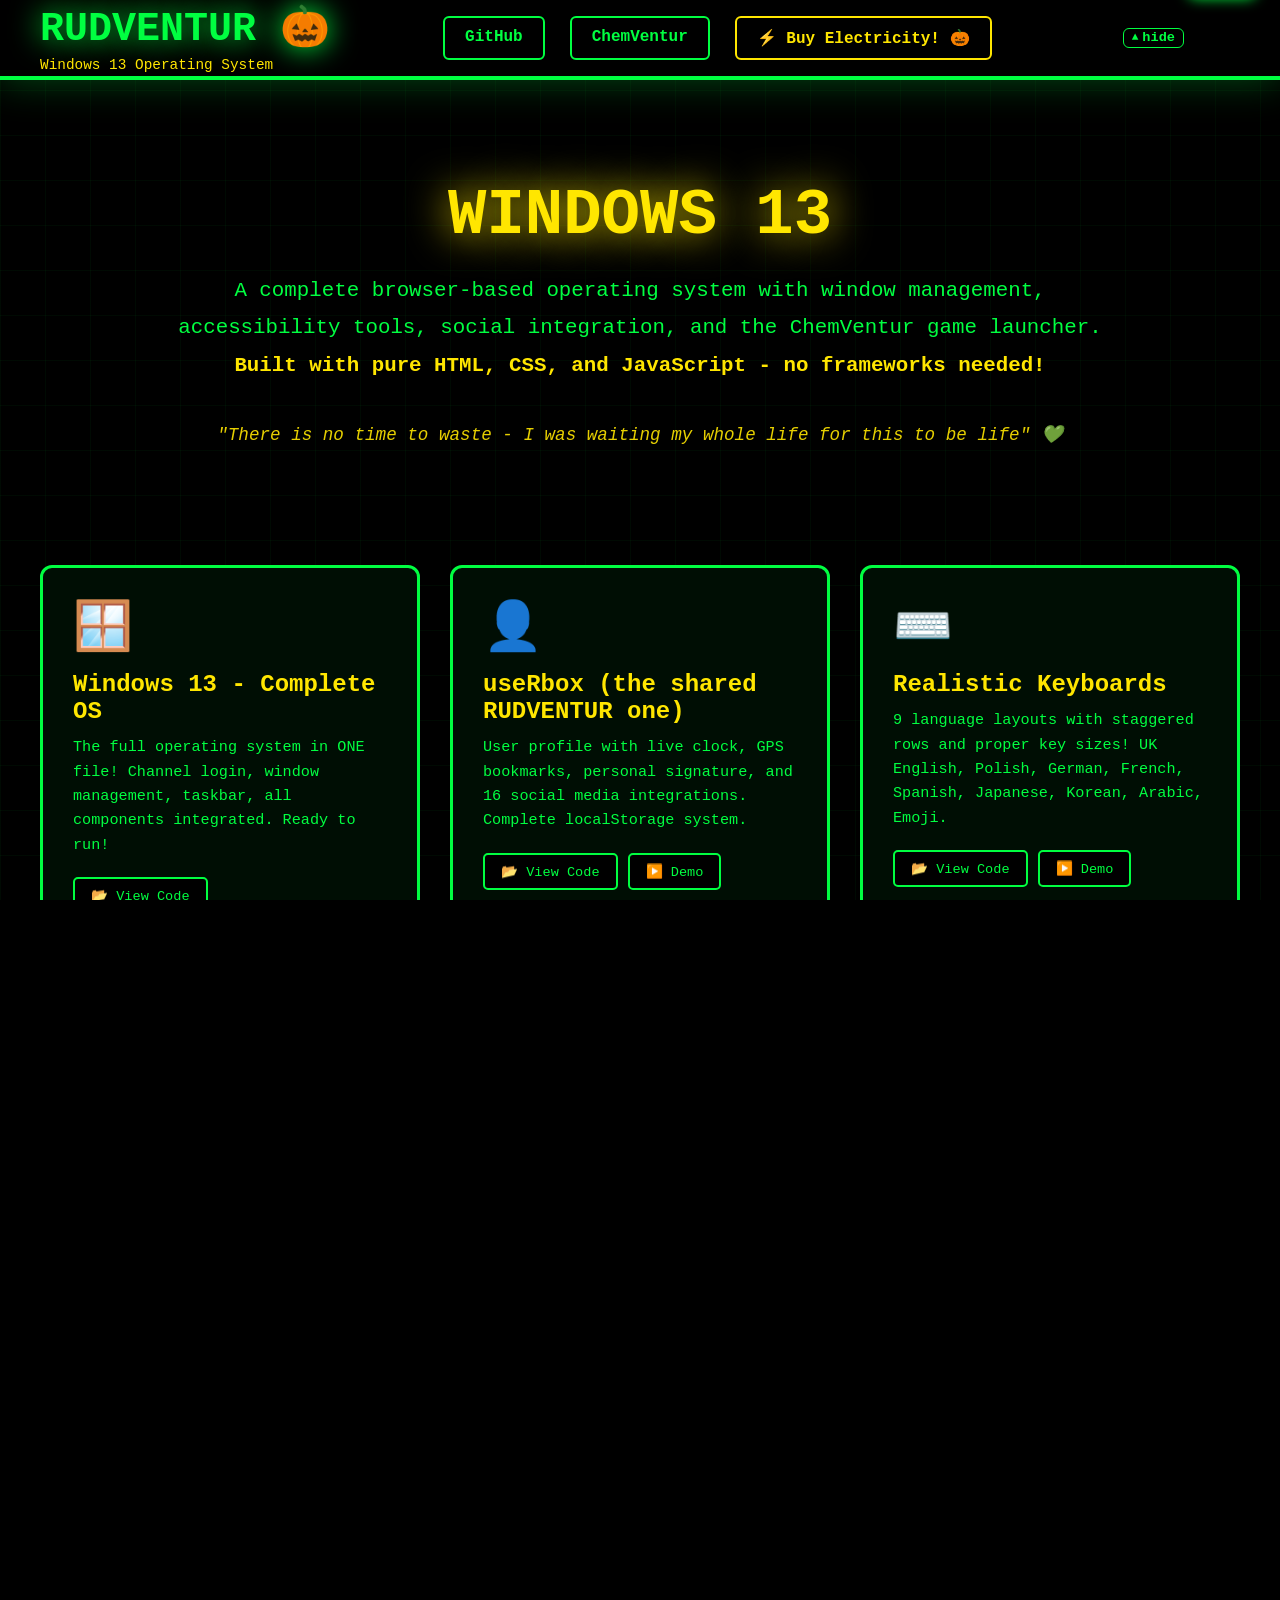
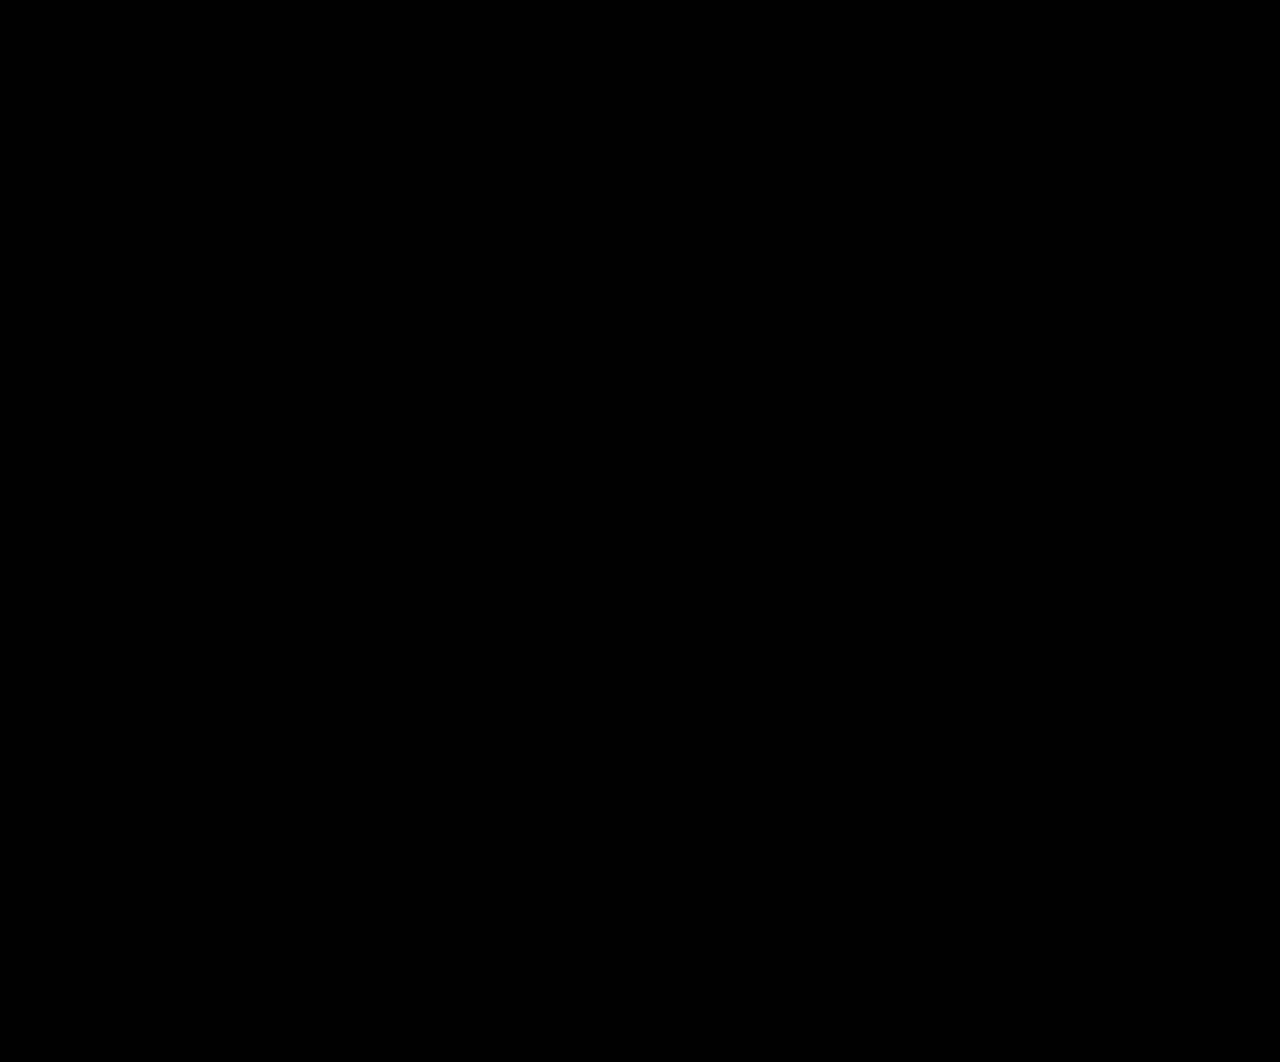
<file: index.html>
<!DOCTYPE html>
<html lang="en">
<head>
<meta charset="UTF-8">
<meta name="viewport" content="width=device-width, initial-scale=1.0">
<title>RUDVENTUR - Windows 13 OS 🎃</title>
<meta name="description" content="Complete browser-based operating system with ChemVentur game, accessibility tools, and social integration. Powered by PumpkinG.">
<meta name="keywords" content="Windows 13, RUDVENTUR, ChemVentur, browser OS, accessibility, FAKE popCornCoin, keyboards">

<style>
:root {
  --neon: #00ff41;
  --yellow: #ffe600;
  --gold: #ffd700;
  --bg: #000;
  --panel: rgba(0, 15, 5, 0.96);
}

* { box-sizing: border-box; margin: 0; padding: 0; }

html, body {
  height: 100%;
  background: #000;
  color: var(--neon);
  font-family: 'Courier New', monospace;
  overflow-x: hidden;
  background-image: 
    linear-gradient(rgba(0,255,65,0.04) 1px, transparent 1px),
    linear-gradient(90deg, rgba(0,255,65,0.04) 1px, transparent 1px);
  background-size: 45px 45px;
}

/* ===== HEADER ===== */
#header {
  position: fixed;
  top: 0;
  left: 0;
  right: 0;
  height: 80px;
  background: linear-gradient(to bottom, #000, rgba(0,0,0,0.9));
  border-bottom: 4px solid var(--neon);
  box-shadow: 0 0 40px rgba(0,255,65,0.3);
  display: flex;
  align-items: center;
  justify-content: space-between;
  padding: 0 96px 0 40px; /* the right side stays clear for the useRbox R circle */
  z-index: 10000;
}

.logo {
  font-size: 2.5rem;
  font-weight: 900;
  color: var(--neon);
  text-shadow: 0 0 30px var(--neon);
  animation: glowPulse 3s ease-in-out infinite;
}

@keyframes glowPulse {
  0%, 100% { text-shadow: 0 0 30px var(--neon); }
  50% { text-shadow: 0 0 50px var(--neon), 0 0 20px var(--neon); }
}

.tagline {
  font-size: 0.9rem;
  color: var(--yellow);
  margin-top: 5px;
}

.header-nav {
  display: flex;
  gap: 25px;
  flex-wrap: wrap;
}

.nav-btn {
  background: none;
  border: 2px solid var(--neon);
  color: var(--neon);
  padding: 10px 20px;
  font-size: 1rem;
  font-weight: bold;
  border-radius: 6px;
  cursor: pointer;
  transition: all 0.3s;
  font-family: 'Courier New', monospace;
  text-decoration: none;
  display: inline-block;
}

.nav-btn:hover {
  background: var(--neon);
  color: #000;
  box-shadow: 0 0 25px var(--neon);
  transform: translateY(-2px);
}

.nav-btn.kofi {
  border-color: var(--yellow);
  color: var(--yellow);
  animation: electricPulse 2s ease-in-out infinite;
}

@keyframes electricPulse {
  0%, 100% { box-shadow: 0 0 5px rgba(255,230,0,0.3); }
  50% { box-shadow: 0 0 20px rgba(255,230,0,0.6); }
}

.nav-btn.kofi:hover {
  background: var(--yellow);
  color: #000;
}

/* ===== MAIN CONTENT ===== */
#main {
  margin-top: 80px;
  min-height: calc(100vh - 80px);
  padding: 40px 20px;
}

/* ===== HERO SECTION ===== */
.hero {
  text-align: center;
  padding: 60px 20px;
  max-width: 1200px;
  margin: 0 auto;
}

.hero h1 {
  font-size: 4rem;
  color: var(--yellow);
  text-shadow: 0 0 40px var(--yellow);
  margin-bottom: 20px;
  animation: heroGlow 4s ease-in-out infinite;
}

@keyframes heroGlow {
  0%, 100% { transform: scale(1); }
  50% { transform: scale(1.02); }
}

.hero p {
  font-size: 1.3rem;
  color: var(--neon);
  margin-bottom: 40px;
  line-height: 1.8;
}

.hero-quote {
  font-style: italic;
  color: var(--yellow);
  font-size: 1.1rem;
  margin-top: 30px;
  opacity: 0.9;
}

/* ===== COMPONENT GRID ===== */
.component-grid {
  display: grid;
  grid-template-columns: repeat(auto-fit, minmax(300px, 1fr));
  gap: 30px;
  max-width: 1400px;
  margin: 60px auto;
  padding: 0 20px;
}

.component-card {
  background: var(--panel);
  border: 3px solid var(--neon);
  border-radius: 12px;
  padding: 30px;
  transition: all 0.3s;
  cursor: pointer;
}

.component-card:hover {
  transform: translateY(-5px);
  box-shadow: 0 0 40px rgba(0,255,65,0.4);
  border-color: var(--yellow);
}

.component-icon {
  font-size: 3rem;
  margin-bottom: 15px;
}

.component-title {
  font-size: 1.5rem;
  color: var(--yellow);
  margin-bottom: 10px;
  font-weight: bold;
}

.component-desc {
  color: var(--neon);
  font-size: 0.95rem;
  line-height: 1.6;
  margin-bottom: 20px;
}

.component-links {
  display: flex;
  gap: 10px;
  flex-wrap: wrap;
}

.comp-link {
  background: #000;
  border: 2px solid var(--neon);
  color: var(--neon);
  padding: 8px 16px;
  border-radius: 5px;
  text-decoration: none;
  font-size: 0.85rem;
  transition: all 0.2s;
  display: inline-block;
}

.comp-link:hover {
  background: var(--neon);
  color: #000;
}

/* ===== FULL OS EMBED ===== */
.os-embed-section {
  max-width: 1600px;
  margin: 80px auto;
  padding: 0 20px;
}

.os-embed-section h2 {
  text-align: center;
  font-size: 2.5rem;
  color: var(--yellow);
  text-shadow: 0 0 20px var(--yellow);
  margin-bottom: 40px;
}

.os-frame-container {
  background: var(--panel);
  border: 4px solid var(--neon);
  border-radius: 16px;
  padding: 20px;
  box-shadow: 0 0 60px rgba(0,255,65,0.3);
}

.os-frame {
  width: 100%;
  height: 800px;
  border: none;
  border-radius: 8px;
  background: #000;
}

/* ===== FOOTER ===== */
#footer {
  background: #000;
  border-top: 3px solid var(--neon);
  padding: 40px 20px;
  text-align: center;
  margin-top: 80px;
}

.footer-content {
  max-width: 1200px;
  margin: 0 auto;
}

.footer-links {
  display: flex;
  justify-content: center;
  gap: 30px;
  margin-bottom: 30px;
  flex-wrap: wrap;
}

.footer-link {
  color: var(--neon);
  text-decoration: none;
  font-size: 1rem;
  transition: all 0.2s;
}

.footer-link:hover {
  color: var(--yellow);
  text-shadow: 0 0 10px var(--yellow);
}

.social-icons {
  display: flex;
  justify-content: center;
  gap: 20px;
  margin-bottom: 30px;
  flex-wrap: wrap;
}

.social-icon {
  font-size: 2rem;
  color: var(--neon);
  text-decoration: none;
  transition: all 0.3s;
}

.social-icon:hover {
  color: var(--yellow);
  transform: scale(1.2) rotate(5deg);
}

.footer-text {
  color: var(--neon);
  font-size: 0.9rem;
  opacity: 0.8;
  margin-top: 20px;
}

.pumpking {
  color: var(--yellow);
  font-weight: bold;
}

/* ===== RESPONSIVE ===== */
@media (max-width: 768px) {
  .hero h1 { font-size: 2.5rem; }
  .hero p { font-size: 1.1rem; }
  .header-nav { gap: 10px; }
  .nav-btn { padding: 8px 15px; font-size: 0.9rem; }
  .logo { font-size: 1.8rem; }
  .component-grid { grid-template-columns: 1fr; }
  .os-frame { height: 600px; }
  /* on a phone the header wraps onto several lines and scrolls away with the page,
     instead of a fixed 80 pixel bar that cut off the title and sat under the R circle */
  #header { position: relative; height: auto; flex-wrap: wrap; gap: 10px; padding: 12px 84px 12px 16px; }
  #main { margin-top: 0; }
}

/* ===== SCROLL INDICATOR ===== */
.scroll-indicator {
  position: fixed;
  bottom: 30px;
  left: 50%;
  transform: translateX(-50%);
  font-size: 2rem;
  color: var(--neon);
  animation: bounce 2s infinite;
  z-index: 9999;
}

@keyframes bounce {
  0%, 100% { transform: translateX(-50%) translateY(0); }
  50% { transform: translateX(-50%) translateY(-10px); }
}

@media (min-width: 769px) {
  .scroll-indicator { display: none; }
}

/* ===== PANEL TOGGLES (js/panel-toggle.js) ===== */
:root {
  --sf-panel-accent: var(--neon); --sf-panel-text: var(--neon); --sf-panel-ink: #000;
  --sf-panel-font: 'Courier New', monospace; --sf-panel-font-size: 0.85rem; --sf-panel-radius: 6px;
}
.sf-ptoggle { font-weight: bold; padding: 3px 10px; }
#header .sf-ptoggle { margin-left: 18px; }
#header, #main, .sf-ptab.header-tab { transition: transform 0.25s ease, margin-top 0.25s ease; }
body.sf-hidden-header #header { transform: translateY(-110%); box-shadow: none; }
body.sf-hidden-header #main { margin-top: 0; }
.sf-ptab.header-tab {
  position: fixed; top: 0; right: 24px; z-index: 10000; padding: 3px 12px;
  border-radius: 0 0 8px 8px; font-weight: bold; box-shadow: 0 0 14px var(--neon);
  transform: translateY(-110%);
}
body.sf-hidden-header .sf-ptab.header-tab { transform: none; }
@media (max-width: 768px) {
  #header { height: auto; min-height: 80px; padding: 10px 20px; flex-wrap: wrap; gap: 8px; }
  #header .sf-ptoggle { position: absolute; top: 10px; right: 12px; margin: 0; }
  #header .sf-pt-label { display: none; }
}
</style>
<link rel="manifest" href="manifest.webmanifest">
<meta name="theme-color" content="#000000">
<meta name="mobile-web-app-capable" content="yes">
<meta name="apple-mobile-web-app-capable" content="yes">
<meta name="apple-mobile-web-app-status-bar-style" content="black-translucent">
<link rel="apple-touch-icon" href="https://rudventur.github.io/RudVentur.com/embed/apple-touch-icon.png">
<script src="https://rudventur.github.io/RudVentur.com/embed/rvView.js"></script>
<script src="https://rudventur.github.io/RudVentur.com/embed/useRbox.js" data-service="windows13" defer></script>
</head>

<body>

<!-- HEADER -->
<header id="header">
  <div>
    <div class="logo">RUDVENTUR 🎃</div>
    <div class="tagline">Windows 13 Operating System</div>
  </div>
  <nav class="header-nav">
    <a href="https://github.com/rudventur/windows13" target="_blank" class="nav-btn">GitHub</a>
    <a href="https://rudventur.github.io/ChemVentur/" target="_blank" class="nav-btn">ChemVentur</a>
    <a href="https://ko-fi.com/rudventur" target="_blank" class="nav-btn kofi">⚡ Buy Electricity! 🎃</a>
  </nav>
  <button class="sf-ptoggle" type="button" data-panel-toggle="header"><span class="sf-pt-icon"></span><span class="sf-pt-label"></span></button>
</header>
<button class="sf-ptab header-tab" type="button" data-panel-toggle="header"><span class="sf-pt-icon"></span> menu</button>

<!-- MAIN CONTENT -->
<main id="main">
  
  <!-- HERO SECTION -->
  <section class="hero">
    <h1>WINDOWS 13</h1>
    <p>
      A complete browser-based operating system with window management,<br>
      accessibility tools, social integration, and the ChemVentur game launcher.<br>
      <strong style="color: var(--yellow);">Built with pure HTML, CSS, and JavaScript - no frameworks needed!</strong>
    </p>
    <div class="hero-quote">
      "There is no time to waste - I was waiting my whole life for this to be life" 💚
    </div>
  </section>

  <!-- COMPONENT CARDS -->
  <section class="component-grid">
    
    <!-- WINDOWS 13 MASTER -->
    <div data-explain="Scrolls down to the live Windows 13 desktop you can try on this page." class="component-card" onclick="scrollToOS()">
      <div class="component-icon">🪟</div>
      <div class="component-title">Windows 13 - Complete OS</div>
      <div class="component-desc">
        The full operating system in ONE file! Channel login, window management, taskbar, all components integrated. Ready to run!
      </div>
      <div class="component-links">
        <a href="https://github.com/rudventur/windows13/blob/main/WINDOWS13-MASTER.html" target="_blank" class="comp-link" onclick="event.stopPropagation()">📂 View Code</a>
        <a href="https://rudventur.github.io/windows13/WINDOWS13-MASTER.html" target="_blank" class="comp-link" onclick="event.stopPropagation()">▶️ Run Standalone</a>
        <a href="#os-embed" class="comp-link" onclick="event.stopPropagation()">👇 Try Below</a>
      </div>
    </div>

    <!-- USERBOX -->
    <div class="component-card">
      <div class="component-icon">👤</div>
      <div class="component-title">useRbox (the shared RUDVENTUR one)</div>
      <div class="component-desc">
        User profile with live clock, GPS bookmarks, personal signature, and 16 social media integrations. Complete localStorage system.
      </div>
      <div class="component-links">
        <a href="https://github.com/rudventur/RudVentur.com/blob/main/embed/useRbox.js" target="_blank" class="comp-link">📂 View Code</a>
        <a href="#" onclick="event.preventDefault(); rvUserbox.open('mid')" class="comp-link">▶️ Demo</a>
      </div>
    </div>

    <!-- KEYBOARDS -->
    <div class="component-card">
      <div class="component-icon">⌨️</div>
      <div class="component-title">Realistic Keyboards</div>
      <div class="component-desc">
        9 language layouts with staggered rows and proper key sizes! UK English, Polish, German, French, Spanish, Japanese, Korean, Arabic, Emoji.
      </div>
      <div class="component-links">
        <a href="https://github.com/rudventur/windows13/blob/main/keyboard-realistic.html" target="_blank" class="comp-link">📂 View Code</a>
        <a href="https://rudventur.github.io/windows13/keyboard-realistic.html" target="_blank" class="comp-link">▶️ Demo</a>
      </div>
    </div>

    <!-- TRANSLATOR: KEYBOARDS + CHAT -->
    <div class="component-card">
      <div class="component-icon">⌨️</div>
      <div class="component-title">Translator, Keyboards + Global Chat</div>
      <div class="component-desc">
        One translator: translate on a map of the world's languages, chat with translation, and type with on-screen keyboards for many languages. Lives in map-merger-venti.
      </div>
      <div class="component-links">
        <a href="https://github.com/rudventur/map-merger-venti/blob/main/translator_v7.html" target="_blank" class="comp-link">📂 View Code</a>
        <a href="https://rudventur.github.io/map-merger-venti/translator_v7.html?keyboard=1" target="_blank" class="comp-link">▶️ Demo</a>
      </div>
    </div>

    <!-- POPCORN HUB -->
    <div class="component-card">
      <div class="component-icon">🍿</div>
      <div class="component-title">Popcorn Hub</div>
      <div class="component-desc">
        Accessibility descriptions (URL→Popcorn), cookies inspector, and real SHA-256 FAKE popCornCoin mining! Educational crypto mining in your browser.
      </div>
      <div class="component-links">
        <a href="https://github.com/rudventur/windows13/blob/main/bottom-right-popcorn-complete.html" target="_blank" class="comp-link">📂 View Code</a>
        <a href="https://rudventur.github.io/windows13/bottom-right-popcorn-complete.html" target="_blank" class="comp-link">▶️ Demo</a>
      </div>
    </div>

    <!-- WINDOW SYSTEM -->
    <div class="component-card">
      <div class="component-icon">🖼️</div>
      <div class="component-title">Window Manager + Taskbar</div>
      <div class="component-desc">
        Complete window management system with drag, resize, minimize, maximize, and close. Taskbar shows minimized windows. ChemVentur integration!
      </div>
      <div class="component-links">
        <a href="https://github.com/rudventur/windows13/blob/main/taskbar-window-system.html" target="_blank" class="comp-link">📂 View Code</a>
        <a href="https://rudventur.github.io/windows13/taskbar-window-system.html" target="_blank" class="comp-link">▶️ Demo</a>
      </div>
    </div>

    <!-- NOTCH MENU -->
    <div class="component-card">
      <div class="component-icon">🎮</div>
      <div class="component-title">Notch Menu + Launcher</div>
      <div class="component-desc">
        Top-left notch with rolling menu. ChemVentur launcher with 3 modes: Fullscreen, Window, New Tab. Ko-fi integration!
      </div>
      <div class="component-links">
        <a href="https://github.com/rudventur/windows13/blob/main/notch-menu-final.html" target="_blank" class="comp-link">📂 View Code</a>
        <a href="https://rudventur.github.io/windows13/notch-menu-final.html" target="_blank" class="comp-link">▶️ Demo</a>
      </div>
    </div>

    <!-- CHEMVENTUR -->
    <div class="component-card" style="border-color: var(--yellow);">
      <div class="component-icon">☢️</div>
      <div class="component-title" style="color: var(--yellow); text-shadow: 0 0 15px var(--yellow);">ChemVentur Game</div>
      <div class="component-desc">
        Multiplayer chemistry game! Build Uranium-238 from vibrating strings. 10 guns, garage repair, uranium fusion goal. Live on GitHub Pages!
      </div>
      <div class="component-links">
        <a href="https://github.com/rudventur/ChemVentur" target="_blank" class="comp-link">📂 GitHub</a>
        <a href="https://rudventur.github.io/ChemVentur/" target="_blank" class="comp-link" style="border-color: var(--yellow); color: var(--yellow);">▶️ Play Now!</a>
      </div>
    </div>

    <!-- DOCUMENTATION -->
    <div class="component-card">
      <div class="component-icon">📚</div>
      <div class="component-title">Complete Documentation</div>
      <div class="component-desc">
        FILE-INDEX.txt and README.md with everything: features, usage, customization, localStorage keys, architecture, and roadmap.
      </div>
      <div class="component-links">
        <a href="https://github.com/rudventur/windows13/blob/main/README.md" target="_blank" class="comp-link">📖 README</a>
        <a href="https://github.com/rudventur/windows13/blob/main/README.md" target="_blank" class="comp-link">📋 Index</a>
      </div>
    </div>

  </section>

  <!-- OS EMBED SECTION -->
  <section class="os-embed-section" id="os-embed">
    <h2>🪟 Try Windows 13 Live!</h2>
    <div style="text-align: center; margin: 30px 0;">
      <a href="WINDOWS13-MASTER.html" class="comp-link" style="font-size: 1.4rem; padding: 14px 28px;">▶️ Open Windows 13</a>
    </div>
    <div style="text-align: center; margin-top: 20px; color: var(--neon);">
      Enter a channel (e.g., "main"), then sign in with Email / Phone or a Local name + password.
    </div>
  </section>

</main>

<!-- FOOTER -->
<footer id="footer">
  <div class="footer-content">
    
    <div class="footer-links">
      <a href="https://github.com/rudventur/windows13" target="_blank" class="footer-link">Windows 13 Repo</a>
      <a href="https://github.com/rudventur/ChemVentur" target="_blank" class="footer-link">ChemVentur Repo</a>
      <a href="https://rudventur.github.io/ChemVentur/" target="_blank" class="footer-link">Play ChemVentur</a>
      <a href="mailto:RudVentur@gmail.com" class="footer-link">Contact</a>
      <a href="https://ko-fi.com/rudventur" target="_blank" class="footer-link">Support</a>
    </div>

    <div class="social-icons">
      <a href="https://github.com/rudventur" target="_blank" class="social-icon" title="GitHub">🐙</a>
      <a href="https://discord.gg/rudventur" target="_blank" class="social-icon" title="Discord">💬</a>
      <a href="https://twitter.com/rudventur" target="_blank" class="social-icon" title="Twitter">𝕏</a>
      <a href="https://instagram.com/rudventur" target="_blank" class="social-icon" title="Instagram">📷</a>
      <a href="https://www.youtube.com/results?search_query=RudVentur" target="_blank" class="social-icon" title="YouTube">▶️</a>
      <a href="https://ko-fi.com/rudventur" target="_blank" class="social-icon" title="Ko-fi">☕</a>
    </div>

    <div class="footer-text">
      <p>🎃 <strong>WINDOWS 13 - RUDVENTUR Operating System</strong> 🎃</p>
      <p>Created with 💚 by <span class="pumpking">PumpkinG</span> (Claude + Grok + Mateusz!)</p>
      <p style="margin-top: 15px;">📍 London, UK | 📧 RudVentur@gmail.com | 📱 (0044) +75 9492 3008</p>
      <p style="margin-top: 15px; font-style: italic; color: var(--yellow);">
        "There is no time to waste - I was waiting my whole life for this to be life"
      </p>
      <p style="margin-top: 20px; opacity: 0.6; font-size: 0.85rem;">
        © 2026 RUDVENTUR | MIT License | Built with pure HTML, CSS, JavaScript
      </p>
      <p style="margin-top: 10px; font-size: 1.2rem;">
        <strong>splash splash</strong> 💦🎃
      </p>
    </div>

  </div>
</footer>

<!-- SCROLL INDICATOR -->
<div class="scroll-indicator">👇</div>

<script src="js/panel-toggle.js"></script>
<script>
sfPanels.register({
  id: 'header', el: '#header', label: 'the top menu', side: 'top',
  read: () => !document.body.classList.contains('sf-hidden-header'),
  apply: open => document.body.classList.toggle('sf-hidden-header', !open)
});
sfPanels.set('header', sfPanels.saved('header', true), { noSave: true });

function scrollToOS() {
  document.getElementById('os-embed').scrollIntoView({ behavior: 'smooth' });
}

// Hide scroll indicator after scrolling
let scrolled = false;
window.addEventListener('scroll', () => {
  if (!scrolled && window.scrollY > 100) {
    document.querySelector('.scroll-indicator').style.display = 'none';
    scrolled = true;
  }
});

console.log('🎃 RUDVENTUR - Windows 13 Index Loaded!');
console.log('Powered by PumpkinG 💚');
console.log('GitHub Pages: https://rudventur.github.io/windows13/');
console.log('splash splash 💦');
</script>

</body>
</html>
</file>
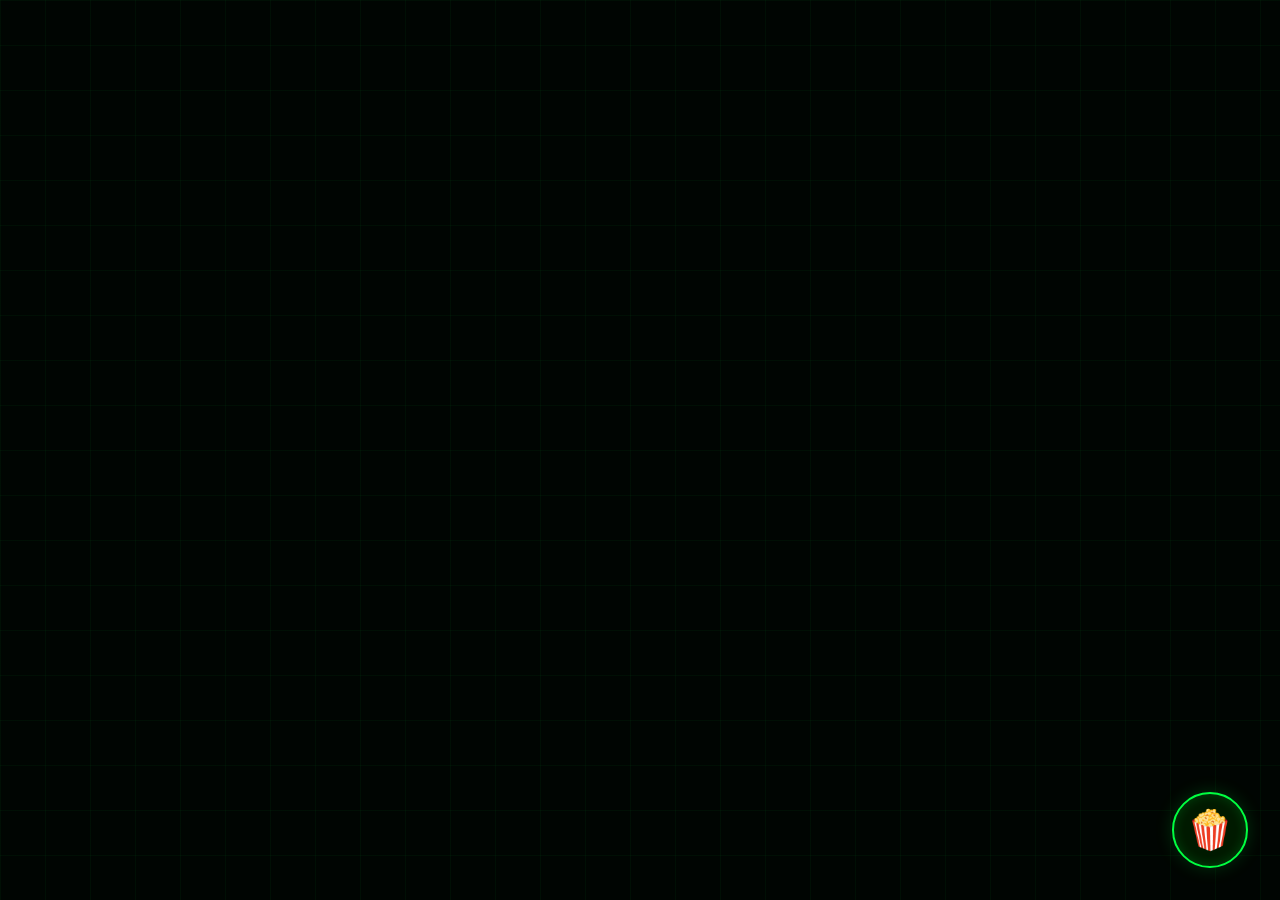
<file: bottom-right-popcorn-complete (1).html>
<!DOCTYPE html>
<html lang="en">
<head>
<meta charset="UTF-8" />
<meta name="viewport" content="width=device-width, initial-scale=1.0"/>
<title>🍿 Popcorn Hub - Accessibility + Cookies + Popcoin</title>

<style>
:root {
  --bg-dark: #000502;
  --bg-panel: rgba(0, 15, 5, 0.96);
  --text-main: #e0ffe0;
  --text-muted: #448855;
  --neon-green: #00ff41;
  --neon-dim: rgba(0, 255, 65, 0.18);
  --gold: #ffd700;
  --gold-dim: rgba(255, 215, 0, 0.22);
  --danger: #ff2a6d;
  --font: 'Courier New', monospace;
  --ease: cubic-bezier(0.34, 1.56, 0.64, 1);
}

* { box-sizing:border-box; margin:0; padding:0; }

body {
  background: var(--bg-dark);
  color: var(--text-main);
  font-family: var(--font);
  min-height:100vh;
  background-image: 
    linear-gradient(rgba(0,255,65,0.04) 1px, transparent 1px),
    linear-gradient(90deg, rgba(0,255,65,0.04) 1px, transparent 1px);
  background-size: 45px 45px;
}

/* ===== FLOATING TRIGGER ===== */
#popcorn-trigger {
  position: fixed;
  bottom: 32px;
  right: 32px;
  width: 76px;
  height: 76px;
  border-radius: 50%;
  background: #001a00;
  border: 2.5px solid var(--neon-green);
  box-shadow: 0 0 18px var(--neon-dim), inset 0 0 12px var(--neon-dim);
  color: var(--neon-green);
  font-size: 2.4rem;
  cursor: pointer;
  z-index: 999999;
  display: flex;
  align-items:center;
  justify-content:center;
  transition: all 0.4s var(--ease);
  animation: pulse 6.2s infinite ease-in-out;
  user-select: none;
}

#popcorn-trigger:hover {
  transform: scale(1.16) rotate(-12deg);
  box-shadow: 0 0 36px var(--neon-green);
}

@keyframes pulse {
  0%,100% { transform: translateY(0); box-shadow: 0 0 18px var(--neon-dim); }
  50% { transform: translateY(-10px); box-shadow: 0 0 32px rgba(0,255,65,0.45); }
}

/* ===== MAIN PANEL ===== */
#popcorn-panel {
  position: fixed;
  bottom: 128px;
  right: 32px;
  width: 500px;
  max-width: 94vw;
  height: 680px;
  max-height: 88vh;
  background: var(--bg-panel);
  border: 1px solid var(--neon-green);
  border-radius: 16px;
  box-shadow: 0 0 55px rgba(0,0,0,0.85), 0 0 24px rgba(0,255,65,0.25);
  display: flex;
  flex-direction:column;
  opacity: 0;
  transform: translateY(60px) scale(0.88);
  pointer-events: none;
  transition: all 0.45s var(--ease);
  z-index: 999998;
  overflow: hidden;
  backdrop-filter: blur(14px);
}

#popcorn-panel.active {
  opacity:1;
  transform:translateY(0) scale(1);
  pointer-events:auto;
}

/* ===== HEADER ===== */
.pp-header {
  padding: 1.1rem 1.6rem;
  border-bottom: 1px solid var(--neon-green);
  display: flex;
  justify-content:space-between;
  align-items:center;
  background: rgba(0,50,20,0.35);
}

.pp-title {
  font-size:1.15rem;
  text-shadow:0 0 9px var(--neon-green);
  letter-spacing:1.2px;
  display:flex;
  align-items:center;
  gap:12px;
}

.pp-close {
  background:none;
  border:none;
  color:var(--text-muted);
  font-size:2rem;
  cursor:pointer;
  transition: all 0.2s;
}

.pp-close:hover {
  color:var(--danger);
  transform: rotate(90deg);
}

/* ===== TABS ===== */
.pp-tabs {
  display:flex;
  border-bottom:1px dashed rgba(0,255,65,0.35);
}

.pp-tab {
  flex:1;
  padding:1rem;
  text-align:center;
  cursor:pointer;
  color:var(--text-muted);
  font-weight:bold;
  transition:0.3s;
  font-size: 0.85rem;
}

.pp-tab:hover {
  background:rgba(0,255,65,0.06);
  color:var(--text-main);
}

.pp-tab.active {
  color:var(--neon-green);
  background:rgba(0,255,65,0.12);
  border-bottom:2.5px solid var(--neon-green);
}

/* ===== CONTENT AREA ===== */
.pp-content-area {
  flex:1;
  position:relative;
  overflow:hidden;
}

.tab-view {
  position:absolute;
  inset:0;
  padding:1.2rem;
  overflow-y:auto;
  opacity:0;
  pointer-events:none;
  transform:translateX(24px);
  transition:0.35s ease;
}

.tab-view.active-view {
  opacity:1;
  pointer-events:auto;
  transform:translateX(0);
}

/* ===== SHARED ELEMENTS ===== */
.pp-input {
  width: 100%;
  background:rgba(0,10,0,0.82);
  border:1px solid #336633;
  color:var(--neon-green);
  padding:0.65rem 1.1rem;
  border-radius:5px;
  font-family:inherit;
  outline:none;
  margin-bottom: 12px;
}

.pp-input:focus {
  border-color:var(--neon-green);
  box-shadow:0 0 10px rgba(0,255,65,0.3);
}

.pp-btn {
  background:rgba(0,255,65,0.12);
  border:1px solid var(--neon-green);
  color:var(--neon-green);
  padding:0.7rem 1.4rem;
  border-radius:5px;
  cursor:pointer;
  font-weight:bold;
  text-transform:uppercase;
  font-size:0.85rem;
  transition:all 0.2s;
  width: 100%;
}

.pp-btn:hover {
  background:var(--neon-green);
  color:#000;
  box-shadow:0 0 16px var(--neon-green);
}

.pp-btn.mining {
  background:var(--gold-dim);
  color:var(--gold);
  cursor:not-allowed;
  animation:miningPulse 1.5s infinite;
}

@keyframes miningPulse {
  0%,100% { opacity:1; }
  50% { opacity:0.7; }
}

/* ===== POPCORN MAKER TAB ===== */
.popcorn-display {
  background: rgba(0,0,0,0.5);
  border: 2px solid var(--gold);
  border-radius: 12px;
  padding: 20px;
  text-align: center;
  margin-bottom: 20px;
}

.popcorn-count {
  font-size: 3rem;
  color: var(--gold);
  font-weight: 900;
  text-shadow: 0 0 20px var(--gold);
  margin: 10px 0;
}

.popcorn-visual {
  font-size: 2rem;
  margin: 15px 0;
  line-height: 1.4;
  min-height: 80px;
}

.description-box {
  width: 100%;
  min-height: 120px;
  background: rgba(0,0,0,0.5);
  border: 1px solid var(--neon-green);
  color: var(--text-main);
  padding: 12px;
  border-radius: 8px;
  font-family: inherit;
  resize: vertical;
  margin-bottom: 12px;
}

.saved-descriptions {
  margin-top: 20px;
  max-height: 200px;
  overflow-y: auto;
}

.desc-item {
  background: rgba(0,20,0,0.6);
  border-left: 3px solid var(--neon-green);
  padding: 10px;
  margin-bottom: 10px;
  border-radius: 4px;
}

.desc-url {
  color: var(--gold);
  font-size: 0.85rem;
  word-break: break-all;
}

.desc-text {
  color: var(--text-main);
  margin-top: 6px;
  font-size: 0.9rem;
}

/* ===== COOKIES TAB ===== */
.cookie-card {
  background:rgba(0,20,0,0.65);
  border-left:3.5px solid var(--text-muted);
  padding:1rem;
  margin-bottom:1rem;
  border-radius:0 6px 6px 0;
  transition:all 0.22s;
}

.cookie-card:hover {
  background:rgba(0,45,0,0.85);
  border-left-color:var(--neon-green);
  transform:translateX(6px);
}

.cookie-name {
  color:var(--neon-green);
  font-weight:bold;
  font-size:0.95rem;
}

.cookie-value {
  font-size:0.85rem;
  color:#aaddbb;
  word-break:break-all;
  margin:5px 0;
  display:block;
}

/* ===== POPCOIN WALLET ===== */
.wallet-hero {
  background:linear-gradient(135deg, rgba(0,20,0,0.85), rgba(30,50,0,0.85));
  border:1.5px solid var(--gold-dim);
  border-radius:14px;
  padding:1.8rem;
  text-align:center;
  margin-bottom:1.8rem;
  position:relative;
  overflow:hidden;
}

.wallet-hero::before {
  content:'';
  position:absolute;
  inset:-50%;
  background:radial-gradient(circle, rgba(255,215,0,0.12) 0%, transparent 65%);
  animation:rotateGold 14s linear infinite;
}

@keyframes rotateGold {
  from{transform:rotate(0deg);}
  to{transform:rotate(360deg);}
}

.popcoin-balance {
  font-size:3.2rem;
  color:var(--gold);
  text-shadow:0 0 18px rgba(255,215,0,0.7);
  font-weight:900;
  margin:12px 0;
  letter-spacing:1px;
  position: relative;
  z-index: 1;
}

.currency-label {
  color:var(--text-muted);
  font-size:1rem;
  text-transform:uppercase;
  letter-spacing:2.5px;
  position: relative;
  z-index: 1;
}

.mining-status {
  margin-top:1rem;
  padding:0.8rem;
  background:rgba(0,0,0,0.5);
  border:1px dashed var(--neon-green);
  border-radius:8px;
  font-size:0.9rem;
  color:var(--gold);
  text-align:center;
  display:none;
}

.progress-bar {
  height:10px;
  background:#112211;
  border-radius:5px;
  overflow:hidden;
  margin-top:0.8rem;
}

.progress-fill {
  height:100%;
  width:0%;
  background:linear-gradient(90deg, var(--neon-green), var(--gold));
  transition:width 0.3s ease;
}

/* ===== TOAST ===== */
#toast {
  position:fixed;
  bottom:40px;
  left:50%;
  transform:translateX(-50%) translateY(120px);
  background:rgba(0,20,0,0.97);
  border:1.5px solid var(--neon-green);
  color:var(--neon-green);
  padding:1rem 2.4rem;
  border-radius:999px;
  font-size:1rem;
  box-shadow:0 0 24px rgba(0,255,65,0.35);
  transition:all 0.45s var(--ease);
  opacity:0;
  z-index:1000000;
  white-space:nowrap;
}

#toast.show {
  opacity:1;
  transform:translateX(-50%) translateY(0);
}

#toast.gold {
  border-color:var(--gold);
  color:var(--gold);
  box-shadow:0 0 24px rgba(255,215,0,0.4);
}

/* ===== SCROLLBAR ===== */
.tab-view::-webkit-scrollbar,
.saved-descriptions::-webkit-scrollbar {
  width: 8px;
}

.tab-view::-webkit-scrollbar-track,
.saved-descriptions::-webkit-scrollbar-track {
  background: #000;
}

.tab-view::-webkit-scrollbar-thumb,
.saved-descriptions::-webkit-scrollbar-thumb {
  background: var(--neon-green);
  border-radius: 4px;
}
</style>
</head>

<body>

<!-- TRIGGER BUTTON -->
<button id="popcorn-trigger" title="Popcorn Accessibility Hub">🍿</button>

<!-- MAIN PANEL -->
<div id="popcorn-panel">
  <div class="pp-header">
    <div class="pp-title">🍿 POPCORN HUB</div>
    <button class="pp-close" id="pp-close">×</button>
  </div>

  <div class="pp-tabs">
    <div class="pp-tab active" data-tab="maker">🍿 MAKER</div>
    <div class="pp-tab" data-tab="cookies">🍪 COOKIES</div>
    <div class="pp-tab" data-tab="wallet">💰 POPCOIN</div>
  </div>

  <div class="pp-content-area">
    
    <!-- POPCORN MAKER TAB -->
    <div class="tab-view active-view" id="view-maker">
      <h3 style="color: var(--gold); margin-bottom: 16px;">🌐 Accessibility Description Maker</h3>
      <p style="color: var(--text-muted); font-size: 0.85rem; margin-bottom: 16px;">
        Make content accessible for everyone: blind, deaf, non-readers, bots, AIs, and more!
      </p>

      <input type="text" class="pp-input" id="url-input" placeholder="Paste URL here...">
      
      <div class="popcorn-display">
        <div class="currency-label">POPCORN GENERATED</div>
        <div class="popcorn-count" id="popcorn-count">0</div>
        <div class="popcorn-visual" id="popcorn-visual">🍿</div>
        <div style="font-size: 0.8rem; color: var(--text-muted);">
          1 character = 1 popcorn kernel 🍿
        </div>
      </div>

      <label style="color: var(--neon-green); margin-bottom: 8px; display: block; font-size: 0.9rem;">
        📝 Describe this content (for accessibility):
      </label>
      <textarea class="description-box" id="description-input" 
        placeholder="Describe what's in the video/image/website...
Example: 'A chemistry tutorial showing how atoms bond together with colorful 3D animations.'"></textarea>

      <button class="pp-btn" onclick="saveDescription()">💾 SAVE DESCRIPTION</button>

      <div class="saved-descriptions" id="saved-descriptions"></div>
    </div>

    <!-- COOKIES TAB -->
    <div class="tab-view" id="view-cookies">
      <h3 style="color: var(--neon-green); margin-bottom: 16px;">🍪 Cookies & Storage Inspector</h3>
      
      <button class="pp-btn" onclick="inspectCookies()" style="margin-bottom: 16px;">
        🔍 INSPECT COOKIES
      </button>
      
      <button class="pp-btn" onclick="clearAllCookies()" 
        style="background: rgba(255,42,109,0.12); border-color: var(--danger); color: var(--danger); margin-bottom: 20px;">
        🗑️ CLEAR ALL COOKIES
      </button>

      <div id="cookies-list"></div>
    </div>

    <!-- POPCOIN WALLET TAB -->
    <div class="tab-view" id="view-wallet">
      <div class="wallet-hero">
        <div class="currency-label">YOUR BALANCE</div>
        <div class="popcoin-balance" id="wallet-balance">0.00</div>
        <div style="font-size: 1.8rem; position: relative; z-index: 1;">🍿 POPCOIN</div>
        <div style="font-size: 0.85rem; color: #88aa88; margin-top: 12px; position: relative; z-index: 1;">
          Value = Average of ~180 world currencies ÷ currency count<br>
          Mined via SHA-256 Proof-of-Work
        </div>
      </div>

      <button class="pp-btn" id="mine-btn" onclick="startMining()">
        ⛏️ START MINING POPCOIN
      </button>

      <div id="mining-status" class="mining-status">
        Mining in progress... Target: 4 leading zeros<br>
        Nonce: <span id="current-nonce">0</span> | Hash attempts: <span id="attempts">0</span><br>
        <div class="progress-bar"><div class="progress-fill" id="progress-fill"></div></div>
      </div>

      <div style="text-align:center; color:var(--text-muted); margin-top: 20px; font-size:0.9rem;">
        Mining multiplier: <span id="multiplier">1.0×</span><br>
        Last block hash: <span id="last-hash" style="font-family: monospace; font-size: 0.75rem;">0000...</span>
      </div>
    </div>

  </div>
</div>

<!-- TOAST NOTIFICATION -->
<div id="toast"></div>

<script>
/* ===== GLOBAL STATE ===== */
const State = {
  descriptions: JSON.parse(localStorage.getItem('rudventur_descriptions') || '[]'),
  balance: parseFloat(localStorage.getItem('rudventur_popcoin_balance') || '0'),
  multiplier: parseFloat(localStorage.getItem('rudventur_multiplier') || '1'),
  lastHash: localStorage.getItem('rudventur_last_hash') || '0000',
  mining: false
};

/* ===== PANEL TOGGLE ===== */
document.getElementById('popcorn-trigger').onclick = () => {
  document.getElementById('popcorn-panel').classList.toggle('active');
};

document.getElementById('pp-close').onclick = () => {
  document.getElementById('popcorn-panel').classList.remove('active');
};

/* ===== TAB SWITCHING ===== */
document.querySelectorAll('.pp-tab').forEach(tab => {
  tab.onclick = function() {
    const tabName = this.dataset.tab;
    
    // Update active tab
    document.querySelectorAll('.pp-tab').forEach(t => t.classList.remove('active'));
    this.classList.add('active');
    
    // Update active view
    document.querySelectorAll('.tab-view').forEach(v => v.classList.remove('active-view'));
    document.getElementById(`view-${tabName}`).classList.add('active-view');
  };
});

/* ===== POPCORN MAKER ===== */
document.getElementById('url-input').addEventListener('input', function() {
  const url = this.value;
  const count = url.length;
  const popcornAmount = Math.min(count, 100); // Cap at 100 for display
  
  document.getElementById('popcorn-count').textContent = count;
  document.getElementById('popcorn-visual').textContent = '🍿'.repeat(Math.ceil(popcornAmount / 5));
});

function saveDescription() {
  const url = document.getElementById('url-input').value.trim();
  const desc = document.getElementById('description-input').value.trim();
  
  if (!url || !desc) {
    showToast('Please enter both URL and description!', 'normal');
    return;
  }
  
  const description = {
    id: Date.now(),
    url: url,
    description: desc,
    popcorn: url.length,
    timestamp: Date.now()
  };
  
  State.descriptions.unshift(description);
  localStorage.setItem('rudventur_descriptions', JSON.stringify(State.descriptions));
  
  // Clear inputs
  document.getElementById('url-input').value = '';
  document.getElementById('description-input').value = '';
  document.getElementById('popcorn-count').textContent = '0';
  document.getElementById('popcorn-visual').textContent = '🍿';
  
  renderDescriptions();
  showToast('✅ Description saved! Accessibility +100!', 'gold');
}

function renderDescriptions() {
  const container = document.getElementById('saved-descriptions');
  
  if (State.descriptions.length === 0) {
    container.innerHTML = '<div style="text-align:center; color: var(--text-muted); padding: 20px;">No descriptions yet. Start making content accessible! 🌐</div>';
    return;
  }
  
  container.innerHTML = '<h4 style="color: var(--neon-green); margin: 20px 0 12px;">📚 Saved Descriptions:</h4>' +
    State.descriptions.slice(0, 10).map(desc => `
      <div class="desc-item">
        <div class="desc-url">🍿 ${desc.popcorn} kernels | ${desc.url}</div>
        <div class="desc-text">${escapeHtml(desc.description)}</div>
      </div>
    `).join('');
}

/* ===== COOKIES INSPECTOR ===== */
function inspectCookies() {
  const container = document.getElementById('cookies-list');
  const cookies = document.cookie.split(';').filter(c => c.trim());
  const storage = Object.keys(localStorage);
  
  let html = '<h4 style="color: var(--neon-green); margin-bottom: 12px;">🍪 Cookies:</h4>';
  
  if (cookies.length === 0) {
    html += '<div style="color: var(--text-muted); padding: 10px;">No cookies found</div>';
  } else {
    cookies.forEach(cookie => {
      const [name, ...valueParts] = cookie.split('=');
      const value = valueParts.join('=');
      html += `
        <div class="cookie-card">
          <div class="cookie-name">${escapeHtml(name.trim())}</div>
          <div class="cookie-value">${escapeHtml(value.trim())}</div>
        </div>
      `;
    });
  }
  
  html += '<h4 style="color: var(--neon-green); margin: 20px 0 12px;">💾 LocalStorage:</h4>';
  
  if (storage.length === 0) {
    html += '<div style="color: var(--text-muted); padding: 10px;">No localStorage items</div>';
  } else {
    storage.slice(0, 20).forEach(key => {
      const value = localStorage.getItem(key);
      const displayValue = value.length > 100 ? value.substring(0, 100) + '...' : value;
      html += `
        <div class="cookie-card">
          <div class="cookie-name">${escapeHtml(key)}</div>
          <div class="cookie-value">${escapeHtml(displayValue)}</div>
        </div>
      `;
    });
    if (storage.length > 20) {
      html += `<div style="text-align: center; color: var(--text-muted); padding: 10px;">...and ${storage.length - 20} more items</div>`;
    }
  }
  
  container.innerHTML = html;
  showToast('🔍 Cookies inspected!', 'normal');
}

function clearAllCookies() {
  if (!confirm('Clear ALL cookies and localStorage? This cannot be undone!')) return;
  
  // Clear cookies
  document.cookie.split(';').forEach(cookie => {
    const name = cookie.split('=')[0].trim();
    document.cookie = name + '=;expires=Thu, 01 Jan 1970 00:00:00 GMT;path=/';
  });
  
  // Clear localStorage (except our game data)
  const keep = ['rudventur_descriptions', 'rudventur_popcoin_balance', 'rudventur_multiplier', 'rudventur_last_hash'];
  Object.keys(localStorage).forEach(key => {
    if (!keep.includes(key)) {
      localStorage.removeItem(key);
    }
  });
  
  document.getElementById('cookies-list').innerHTML = '';
  showToast('🗑️ Cookies cleared!', 'normal');
}

/* ===== POPCOIN MINING ===== */
async function sha256(message) {
  const msgBuffer = new TextEncoder().encode(message);
  const hashBuffer = await crypto.subtle.digest('SHA-256', msgBuffer);
  const hashArray = Array.from(new Uint8Array(hashBuffer));
  return hashArray.map(b => b.toString(16).padStart(2, '0')).join('');
}

async function startMining() {
  if (State.mining) return;
  
  State.mining = true;
  const btn = document.getElementById('mine-btn');
  const statusDiv = document.getElementById('mining-status');
  const progressBar = document.getElementById('progress-fill');
  
  btn.classList.add('mining');
  btn.textContent = '⛏️ MINING...';
  statusDiv.style.display = 'block';
  
  let nonce = 0;
  let attempts = 0;
  const target = '0000'; // 4 leading zeros
  const maxAttempts = 100000;
  
  const mineStep = async () => {
    for (let i = 0; i < 1000 && attempts < maxAttempts; i++) {
      const data = `${Date.now()}_${nonce}_rudventur_popcoin`;
      const hash = await sha256(data);
      attempts++;
      
      document.getElementById('current-nonce').textContent = nonce;
      document.getElementById('attempts').textContent = attempts;
      progressBar.style.width = ((attempts / maxAttempts) * 100) + '%';
      
      if (hash.startsWith(target)) {
        // SUCCESS!
        const reward = 0.1 * State.multiplier;
        State.balance += reward;
        State.lastHash = hash;
        State.multiplier += 0.1;
        
        localStorage.setItem('rudventur_popcoin_balance', State.balance.toFixed(4));
        localStorage.setItem('rudventur_last_hash', hash);
        localStorage.setItem('rudventur_multiplier', State.multiplier.toFixed(2));
        
        document.getElementById('wallet-balance').textContent = State.balance.toFixed(4);
        document.getElementById('multiplier').textContent = State.multiplier.toFixed(2) + '×';
        document.getElementById('last-hash').textContent = hash.substring(0, 12) + '...';
        
        btn.classList.remove('mining');
        btn.textContent = '⛏️ START MINING POPCOIN';
        statusDiv.style.display = 'none';
        progressBar.style.width = '0%';
        State.mining = false;
        
        showToast(`💰 MINED! +${reward.toFixed(4)} POPCOIN!`, 'gold');
        return;
      }
      
      nonce++;
    }
    
    if (attempts < maxAttempts) {
      setTimeout(mineStep, 0);
    } else {
      btn.classList.remove('mining');
      btn.textContent = '⛏️ START MINING POPCOIN';
      statusDiv.style.display = 'none';
      progressBar.style.width = '0%';
      State.mining = false;
      showToast('⛏️ Mining timeout. Try again!', 'normal');
    }
  };
  
  setTimeout(mineStep, 100);
}

/* ===== TOAST ===== */
function showToast(msg, type = 'normal') {
  const toast = document.getElementById('toast');
  toast.textContent = msg;
  toast.className = '';
  if (type === 'gold') toast.classList.add('gold');
  toast.classList.add('show');
  setTimeout(() => toast.classList.remove('show'), 4000);
}

/* ===== UTILITY ===== */
function escapeHtml(text) {
  const div = document.createElement('div');
  div.textContent = text;
  return div.innerHTML;
}

/* ===== INIT ===== */
renderDescriptions();
document.getElementById('wallet-balance').textContent = State.balance.toFixed(4);
document.getElementById('multiplier').textContent = State.multiplier.toFixed(2) + '×';
document.getElementById('last-hash').textContent = State.lastHash.substring(0, 12) + '...';
</script>

</body>
</html>
</file>
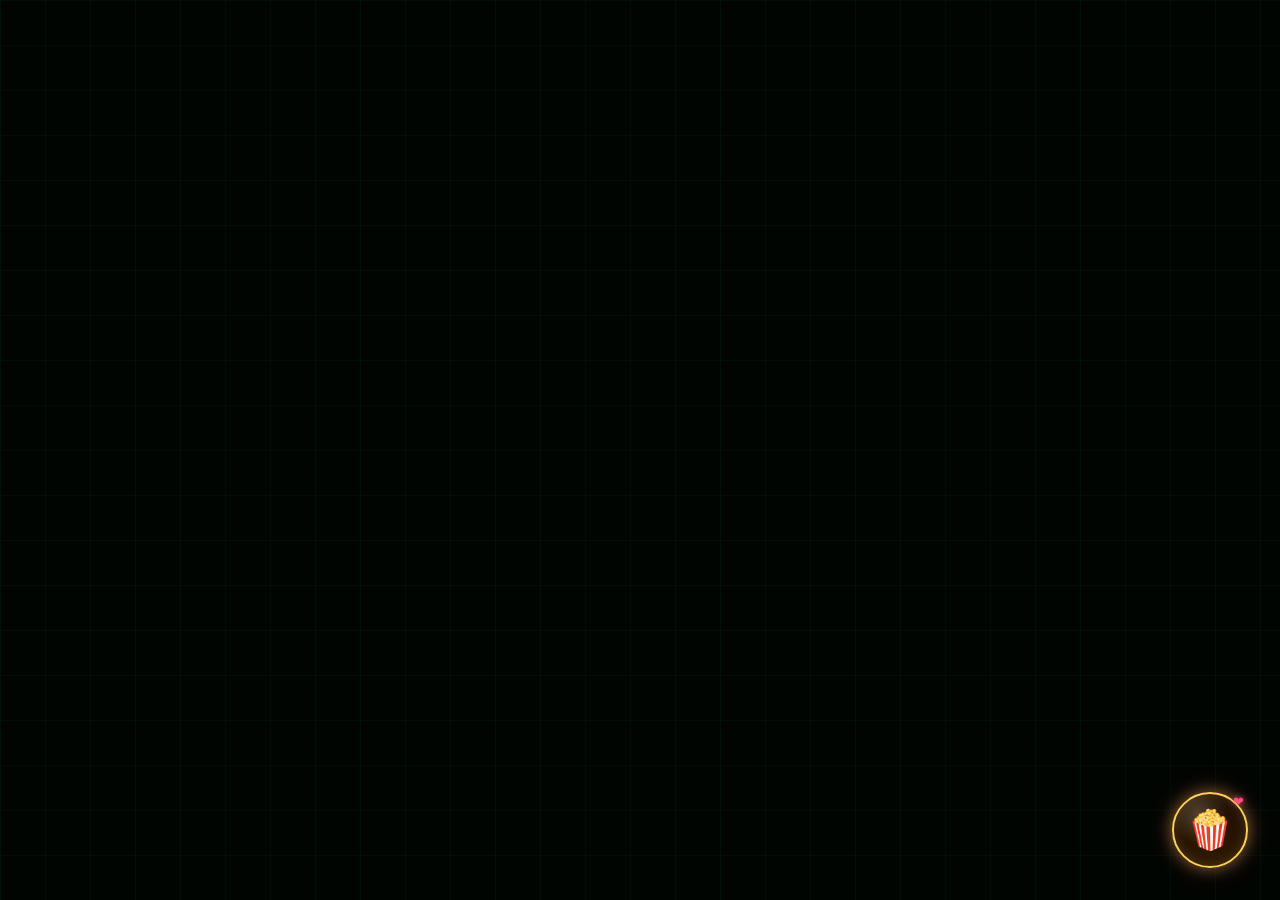
<file: bottom-right-popcorn-complete.html>
<!DOCTYPE html>
<html lang="en">
<head>
<meta charset="UTF-8" />
<meta name="viewport" content="width=device-width, initial-scale=1.0"/>
<title>🍿 Popcorn Hub - Accessibility + Cookies + FAKE popCornCoin Wallet</title>

<style>
:root {
  --bg-dark: #000502;
  --bg-panel: rgba(0, 15, 5, 0.96);
  --text-main: #e0ffe0;
  --text-muted: #448855;
  --neon-green: #00ff41;
  --neon-dim: rgba(0, 255, 65, 0.18);
  --gold: #ffd700;
  --gold-dim: rgba(255, 215, 0, 0.22);
  --danger: #ff2a6d;
  --font: 'Courier New', monospace;
  --ease: cubic-bezier(0.34, 1.56, 0.64, 1);
}

* { box-sizing:border-box; margin:0; padding:0; }

body {
  background: var(--bg-dark);
  color: var(--text-main);
  font-family: var(--font);
  min-height:100vh;
  background-image: 
    linear-gradient(rgba(0,255,65,0.04) 1px, transparent 1px),
    linear-gradient(90deg, rgba(0,255,65,0.04) 1px, transparent 1px);
  background-size: 45px 45px;
}

/* ===== FLOATING TRIGGER — PB1, popped with love ❤️ =====
   Warm butter-gold glow + a soft "lub-dub" heartbeat (animates the
   individual `scale` property so hover can still tilt via `rotate`).
   A tiny ❤ badge beats along; clicks release a few rising hearts. */
:root {
  --pb1-butter: #ffcf5a;
  --pb1-cream: #fff3d6;
  --pb1-heart: #ff4d7d;
}
#popcorn-trigger {
  position: fixed;
  bottom: 32px;
  right: 32px;
  width: 76px;
  height: 76px;
  border-radius: 50%;
  background:
    radial-gradient(circle at 34% 28%, rgba(255, 243, 214, 0.22), transparent 42%),
    radial-gradient(circle at 50% 60%, #3a2100 0%, #160800 72%);
  border: 2.5px solid var(--pb1-butter);
  box-shadow: 0 0 16px rgba(255, 190, 80, 0.5), 0 0 34px rgba(255, 77, 125, 0.18), inset 0 0 14px rgba(255, 207, 90, 0.25);
  color: var(--pb1-cream);
  font-size: 2.4rem;
  cursor: pointer;
  z-index: 999999;
  display: flex;
  align-items:center;
  justify-content:center;
  transition: rotate 0.45s var(--ease), translate 0.45s var(--ease), box-shadow 0.35s ease;
  animation: pb1Beat 2.8s infinite ease-in-out;
  user-select: none;
}
#popcorn-trigger::after {
  content: '❤';
  position: absolute;
  top: 2px;
  right: 2px;
  font-size: 0.8rem;
  line-height: 1;
  color: var(--pb1-heart);
  text-shadow: 0 0 6px rgba(255, 77, 125, 0.8);
  animation: pb1Beat 2.8s infinite ease-in-out;
  pointer-events: none;
}
#popcorn-trigger:hover,
#popcorn-trigger:focus-visible {
  rotate: -10deg;
  translate: 0 -4px;
  outline: none;
  box-shadow: 0 0 26px rgba(255, 207, 90, 0.85), 0 0 48px rgba(255, 77, 125, 0.4), inset 0 0 16px rgba(255, 207, 90, 0.35);
}
#popcorn-trigger:active { translate: 0 1px; }
@keyframes pb1Beat {
  0%, 100% { scale: 1; }
  10% { scale: 1.09; }
  20% { scale: 0.98; }
  30% { scale: 1.06; }
  44% { scale: 1; }
}
/* kept for older references */
@keyframes pulse {
  0%,100% { transform: translateY(0); }
  50% { transform: translateY(-10px); }
}
/* little hearts + kernels that float up when PB1 is tapped */
.pb1-float {
  position: fixed;
  z-index: 1000000;
  pointer-events: none;
  font-size: 18px;
  line-height: 1;
  animation: pb1Float 1.1s cubic-bezier(0.2, 0.7, 0.3, 1) forwards;
}
@keyframes pb1Float {
  0% { opacity: 0; transform: translate(-50%, -50%) scale(0.4) rotate(0deg); }
  15% { opacity: 1; }
  100% { opacity: 0; transform: translate(calc(-50% + var(--dx, 0px)), calc(-50% + var(--dy, -70px))) scale(1.1) rotate(var(--rot, 0deg)); }
}
/* tiny beating heart beside the hub title */
.pp-heart {
  color: var(--pb1-heart);
  font-size: 0.8em;
  text-shadow: 0 0 8px rgba(255, 77, 125, 0.7);
  display: inline-block;
  animation: pb1Beat 2.8s infinite ease-in-out;
  cursor: default;
}
@media (prefers-reduced-motion: reduce) {
  #popcorn-trigger, #popcorn-trigger::after, .pp-heart { animation: none; }
  .pb1-float { display: none; }
}

/* ===== MAIN PANEL ===== */
#popcorn-panel {
  position: fixed;
  bottom: 128px;
  right: 32px;
  width: 500px;
  max-width: 94vw;
  height: 680px;
  max-height: 88vh;
  max-height: min(88vh, calc(100vh - 140px));
  background: var(--bg-panel);
  border: 1px solid var(--neon-green);
  border-radius: 16px;
  box-shadow: 0 0 55px rgba(0,0,0,0.85), 0 0 24px rgba(0,255,65,0.25);
  display: flex;
  flex-direction:column;
  opacity: 0;
  transform: translateY(60px) scale(0.88);
  pointer-events: none;
  transition: all 0.45s var(--ease);
  z-index: 999998;
  overflow: hidden;
  backdrop-filter: blur(14px);
}

#popcorn-panel.active {
  opacity:1;
  transform:translateY(0) scale(1);
  pointer-events:auto;
}

/* ===== HEADER ===== */
.pp-header {
  padding: 1.1rem 1.6rem;
  border-bottom: 1px solid var(--neon-green);
  display: flex;
  justify-content:space-between;
  align-items:center;
  background: rgba(0,50,20,0.35);
}

.pp-title {
  font-size:1.15rem;
  text-shadow:0 0 9px var(--neon-green);
  letter-spacing:1.2px;
  display:flex;
  align-items:center;
  gap:12px;
}

.pp-close {
  background:none;
  border:none;
  color:var(--text-muted);
  font-size:2rem;
  cursor:pointer;
  transition: all 0.2s;
}

.pp-close:hover {
  color:var(--danger);
  transform: rotate(90deg);
}

/* ===== TABS ===== */
.pp-tabs {
  display:flex;
  border-bottom:1px dashed rgba(0,255,65,0.35);
}

.pp-tab {
  flex:1;
  padding:0.7rem 0.3rem;
  text-align:center;
  cursor:pointer;
  color:var(--text-muted);
  font-weight:bold;
  transition:0.3s;
  font-size: 0.72rem;
  white-space: nowrap;
}

.pp-tab:hover {
  background:rgba(0,255,65,0.06);
  color:var(--text-main);
}

.pp-tab.active {
  color:var(--neon-green);
  background:rgba(0,255,65,0.12);
  border-bottom:2.5px solid var(--neon-green);
}

/* ===== CONTENT AREA ===== */
.pp-content-area {
  flex:1;
  position:relative;
  overflow:hidden;
}

.tab-view {
  position:absolute;
  inset:0;
  padding:1.2rem;
  overflow-y:auto;
  opacity:0;
  pointer-events:none;
  transform:translateX(24px);
  transition:0.35s ease;
}

.tab-view.active-view {
  opacity:1;
  pointer-events:auto;
  transform:translateX(0);
}

/* ===== SHARED ELEMENTS ===== */
.pp-input {
  width: 100%;
  background:rgba(0,10,0,0.82);
  border:1px solid #336633;
  color:var(--neon-green);
  padding:0.65rem 1.1rem;
  border-radius:5px;
  font-family:inherit;
  outline:none;
  margin-bottom: 12px;
}

.pp-input:focus {
  border-color:var(--neon-green);
  box-shadow:0 0 10px rgba(0,255,65,0.3);
}

.pp-btn {
  background:rgba(0,255,65,0.12);
  border:1px solid var(--neon-green);
  color:var(--neon-green);
  padding:0.7rem 1.4rem;
  border-radius:5px;
  cursor:pointer;
  font-weight:bold;
  text-transform:uppercase;
  font-size:0.85rem;
  transition:all 0.2s;
  width: 100%;
}

.pp-btn:hover {
  background:var(--neon-green);
  color:#000;
  box-shadow:0 0 16px var(--neon-green);
}

.pp-btn.mining {
  background:var(--gold-dim);
  color:var(--gold);
  cursor:not-allowed;
  animation:miningPulse 1.5s infinite;
}

@keyframes miningPulse {
  0%,100% { opacity:1; }
  50% { opacity:0.7; }
}

/* ===== POPCORN MAKER TAB ===== */
.popcorn-display {
  background: rgba(0,0,0,0.5);
  border: 2px solid var(--gold);
  border-radius: 12px;
  padding: 20px;
  text-align: center;
  margin-bottom: 20px;
}

.popcorn-count {
  font-size: 3rem;
  color: var(--gold);
  font-weight: 900;
  text-shadow: 0 0 20px var(--gold);
  margin: 10px 0;
}

.popcorn-visual {
  font-size: 2rem;
  margin: 15px 0;
  line-height: 1.4;
  min-height: 80px;
}

.description-box {
  width: 100%;
  min-height: 120px;
  background: rgba(0,0,0,0.5);
  border: 1px solid var(--neon-green);
  color: var(--text-main);
  padding: 12px;
  border-radius: 8px;
  font-family: inherit;
  resize: vertical;
  margin-bottom: 12px;
}

.saved-descriptions {
  margin-top: 20px;
  max-height: 200px;
  overflow-y: auto;
}

.desc-item {
  background: rgba(0,20,0,0.6);
  border-left: 3px solid var(--neon-green);
  padding: 10px;
  margin-bottom: 10px;
  border-radius: 4px;
}

.desc-url {
  color: var(--gold);
  font-size: 0.85rem;
  word-break: break-all;
}

.desc-text {
  color: var(--text-main);
  margin-top: 6px;
  font-size: 0.9rem;
}

/* ===== COOKIES TAB ===== */
.cookie-card {
  background:rgba(0,20,0,0.65);
  border-left:3.5px solid var(--text-muted);
  padding:1rem;
  margin-bottom:1rem;
  border-radius:0 6px 6px 0;
  transition:all 0.22s;
}

.cookie-card:hover {
  background:rgba(0,45,0,0.85);
  border-left-color:var(--neon-green);
  transform:translateX(6px);
}

.cookie-name {
  color:var(--neon-green);
  font-weight:bold;
  font-size:0.95rem;
}

.cookie-value {
  font-size:0.85rem;
  color:#aaddbb;
  word-break:break-all;
  margin:5px 0;
  display:block;
}

/* ===== POPCOIN WALLET ===== */
.wallet-hero {
  background:linear-gradient(135deg, rgba(0,20,0,0.85), rgba(30,50,0,0.85));
  border:1.5px solid var(--gold-dim);
  border-radius:14px;
  padding:1.8rem;
  text-align:center;
  margin-bottom:1.8rem;
  position:relative;
  overflow:hidden;
}

.wallet-hero::before {
  content:'';
  position:absolute;
  inset:-50%;
  background:radial-gradient(circle, rgba(255,215,0,0.12) 0%, transparent 65%);
  animation:rotateGold 14s linear infinite;
}

@keyframes rotateGold {
  from{transform:rotate(0deg);}
  to{transform:rotate(360deg);}
}

.popcoin-balance {
  font-size:3.2rem;
  color:var(--gold);
  text-shadow:0 0 18px rgba(255,215,0,0.7);
  font-weight:900;
  margin:12px 0;
  letter-spacing:1px;
  position: relative;
  z-index: 1;
}

.currency-label {
  color:var(--text-muted);
  font-size:1rem;
  text-transform:uppercase;
  letter-spacing:2.5px;
  position: relative;
  z-index: 1;
}

.mining-status {
  margin-top:1rem;
  padding:0.8rem;
  background:rgba(0,0,0,0.5);
  border:1px dashed var(--neon-green);
  border-radius:8px;
  font-size:0.9rem;
  color:var(--gold);
  text-align:center;
  display:none;
}

.progress-bar {
  height:10px;
  background:#112211;
  border-radius:5px;
  overflow:hidden;
  margin-top:0.8rem;
}

.progress-fill {
  height:100%;
  width:0%;
  background:linear-gradient(90deg, var(--neon-green), var(--gold));
  transition:width 0.3s ease;
}


/* ===== EMBEDDED IN DESKTOP WINDOW ===== */
html.embedded #popcorn-trigger { display: none !important; }
html.embedded #popcorn-panel {
  position: fixed !important;
  inset: 0 !important;
  width: 100% !important;
  height: 100% !important;
  max-width: none !important;
  max-height: none !important;
  bottom: 0 !important;
  right: 0 !important;
  border-radius: 0 !important;
  opacity: 1 !important;
  transform: none !important;
  pointer-events: auto !important;
  box-shadow: none;
}
html.embedded body { overflow: hidden; min-height: 100%; }

/* ===== PB2 bunker control ===== */
.pb2-btn {
  background: rgba(255, 215, 0, 0.1);
  border: 1.5px solid var(--gold);
  color: var(--gold);
  border-radius: 999px;
  padding: 0.35rem 0.85rem;
  font: 700 0.72rem var(--font);
  cursor: pointer;
  letter-spacing: 0.6px;
  display: inline-flex;
  align-items: center;
  gap: 6px;
  transition: all 0.25s var(--ease);
  box-shadow: 0 0 10px var(--gold-dim);
}
.pb2-btn:hover {
  background: var(--gold);
  color: #000;
  transform: scale(1.06) rotate(-4deg);
  box-shadow: 0 0 18px rgba(255, 215, 0, 0.55);
}
.pb2-btn.on {
  background: rgba(255, 42, 109, 0.15);
  border-color: var(--danger);
  color: var(--danger);
  box-shadow: 0 0 14px rgba(255, 42, 109, 0.35);
}
.pp-header-actions { display: flex; align-items: center; gap: 10px; }

/* ===== PIX PANEL (pix describer) ===== */
.pix-stage {
  position: relative;
  border: 1px solid var(--neon-green);
  border-radius: 12px;
  overflow: hidden;
  background: #000;
  min-height: 280px;
  height: min(42vh, 340px);
  box-shadow: 0 0 20px rgba(0, 255, 65, 0.18);
}
.pix-stage video {
  position: absolute;
  inset: 0;
  width: 100%;
  height: 100%;
  object-fit: cover;
  transform: scaleX(-1);
  background: #020805;
}
.pix-fallback {
  position: absolute;
  inset: 0;
  display: none;
  align-items: center;
  justify-content: center;
  flex-direction: column;
  gap: 10px;
  padding: 1.2rem;
  text-align: center;
  background:
    radial-gradient(circle at 30% 20%, rgba(0, 255, 65, 0.08), transparent 45%),
    linear-gradient(160deg, #031008, #000);
  color: var(--text-muted);
  font-size: 0.82rem;
  line-height: 1.5;
  z-index: 1;
}
.pix-fallback.show { display: flex; }
.pix-overlay {
  position: absolute;
  inset: 0;
  z-index: 2;
  pointer-events: none;
  display: flex;
  flex-direction: column;
  justify-content: space-between;
  padding: 10px;
  background: linear-gradient(180deg, rgba(0,0,0,0.45) 0%, transparent 24%);
}
.pix-title-badge {
  align-self: flex-start;
  background: rgba(0, 20, 8, 0.82);
  border: 1px solid var(--gold);
  color: var(--gold);
  border-radius: 10px;
  padding: 8px 12px;
  font-size: 0.82rem;
  font-weight: 700;
  text-shadow: 0 0 8px rgba(255, 215, 0, 0.35);
  max-width: 92%;
}
.pix-indicators {
  display: flex;
  flex-wrap: wrap;
  gap: 6px;
  margin-top: 8px;
}
.pix-indicators:empty { display: none; }
.pix-chip {
  background: rgba(0, 30, 10, 0.78);
  border: 1px dashed rgba(0, 255, 65, 0.55);
  color: var(--neon-green);
  border-radius: 999px;
  padding: 4px 10px;
  font-size: 0.68rem;
  letter-spacing: 0.3px;
}
.pix-controls {
  display: grid;
  grid-template-columns: 1fr 1fr;
  gap: 8px;
  margin-top: 12px;
}
.pix-controls .pp-btn { width: 100%; padding: 0.65rem 0.6rem; font-size: 0.78rem; }
.pix-meta {
  display: flex;
  flex-wrap: wrap;
  justify-content: space-between;
  align-items: center;
  gap: 4px 8px;
  margin: 10px 0 4px;
  color: var(--text-muted);
  font-size: 0.75rem;
}
.pix-meta strong { color: var(--gold); }
.pix-hint {
  color: var(--text-muted);
  font-size: 0.78rem;
  margin-bottom: 12px;
  line-height: 1.45;
}

/* ===== SIMPLE PIX (main view) =====
   Camera + green indicators + big emoji pins + one mood word + SPIN +
   "I took it". The bandits, casino and settings live in .pix-adv (hidden
   until 🎰⚙️). #view-pix gets .pix-adv-on while that panel is open. */
.pix-head { display: flex; align-items: center; gap: 10px; margin-bottom: 2px; }
.pix-head h3 { flex: 1; min-width: 0; margin: 0; color: var(--gold); font-size: 1.05rem; letter-spacing: 1px; text-shadow: 0 0 10px rgba(255, 215, 0, 0.35); }
.pix-head-coins { font-size: 0.74rem; color: var(--text-muted); white-space: nowrap; }
.pix-head-coins strong { color: var(--gold); }
.pix-adv-btn {
  flex: none;
  background: transparent;
  border: 1px dashed rgba(255, 215, 0, 0.35);
  color: var(--gold);
  border-radius: 999px;
  padding: 3px 9px;
  font-size: 0.78rem;
  line-height: 1.3;
  cursor: pointer;
  opacity: 0.6;
  transition: opacity 0.2s, background 0.2s, border-color 0.2s;
}
.pix-adv-btn:hover, .pix-adv-btn:focus-visible, .pix-adv-btn[aria-expanded="true"] {
  opacity: 1; border-style: solid; border-color: var(--gold); background: rgba(255, 215, 0, 0.12);
}
.pix-lead { color: var(--text-muted); font-size: 0.72rem; margin: 0 0 8px; line-height: 1.4; }
/* the camera stage fills whatever height the window has left, so SPIN and
   "I took it" are always on screen without scrolling (the tucked-away panel
   scrolls in below it when open) */
#view-pix { display: flex; flex-direction: column; }
#view-pix > * { flex-shrink: 0; }
#view-pix .pix-stage { flex: 1 0 auto; height: auto; min-height: 240px; max-height: 760px; }
#view-pix .pix-overlay { justify-content: flex-start; gap: 6px; background: linear-gradient(180deg, rgba(0,0,0,0.38) 0%, transparent 30%); }
#view-pix:not(.pix-adv-on) .pix-title-badge { display: none; }
#view-pix:not(.pix-adv-on) .pix-chip small { display: none; }
.pix-mood {
  align-self: center;
  text-align: center;
  max-width: 92%;
  padding: 3px 18px 6px;
  border-radius: 14px;
  border: 1px solid rgba(255, 215, 0, 0.55);
  background: rgba(0, 0, 0, 0.42);
  -webkit-backdrop-filter: blur(3px);
  backdrop-filter: blur(3px);
  box-shadow: 0 0 18px rgba(255, 215, 0, 0.2);
}
.pix-mood small { display: block; font-size: 0.55rem; letter-spacing: 3px; text-transform: uppercase; color: rgba(255, 215, 0, 0.8); }
.pix-mood span {
  display: block;
  font-size: clamp(1.5rem, 6vw, 2.4rem);
  font-weight: 800;
  line-height: 1.08;
  letter-spacing: 1px;
  color: #fff;
  white-space: nowrap;
  overflow: hidden;
  text-overflow: ellipsis;
  text-shadow: 0 0 14px rgba(255, 215, 0, 0.65), 0 2px 4px rgba(0, 0, 0, 0.9);
}
.pix-mood.is-empty { border-style: dashed; }
.pix-mood.is-empty span { font-size: 0.95rem; font-weight: 700; color: var(--gold); letter-spacing: 0.5px; }
.pix-mood.is-rolling span { opacity: 0.75; filter: blur(0.6px); }
.pix-mood.is-landed { animation: pixMoodLand 0.5s var(--ease); }
@keyframes pixMoodLand {
  0% { transform: scale(0.7); opacity: 0.4; }
  60% { transform: scale(1.08); opacity: 1; }
  100% { transform: none; }
}
/* emoji pins: big emoji in the middle of each green shape (embed/pix-scene.js) */
.pix-scene-label.pix-scene-pin {
  transform: translate(-50%, -50%);
  flex-direction: column;
  gap: 0;
  padding: 0;
  border: 0;
  border-radius: 0;
  background: none;
  box-shadow: none;
  max-width: none;
  line-height: 1;
}
.pix-scene-label.pix-scene-pin b {
  font-size: 1em;
  line-height: 1;
  filter: drop-shadow(0 0 5px rgba(57, 255, 122, 0.9)) drop-shadow(0 2px 3px rgba(0, 0, 0, 0.85));
}
.pix-scene-label.pix-scene-pin i {
  display: block;
  margin-top: 2px;
  padding: 0 6px;
  font-size: 10px;
  line-height: 1.5;
  border-radius: 999px;
  border: 1px solid #39ff7a;
  background: rgba(0, 24, 8, 0.82);
  color: #39ff7a;
}
.pix-scene-label.pix-scene-pin.is-unalloc i { border-style: dashed; }
.pix-scene-label.pix-scene-pin.is-illegal b { filter: drop-shadow(0 0 6px rgba(255, 42, 109, 0.95)) drop-shadow(0 2px 3px rgba(0, 0, 0, 0.85)); }
.pix-scene-label.pix-scene-pin.is-illegal i { border-color: #ff2a6d; color: #ffb3c3; background: rgba(60, 0, 15, 0.88); }
.pix-scene-pin.is-dropping { animation: pixPinDrop 0.6s cubic-bezier(0.2, 1.4, 0.4, 1) both; animation-delay: var(--pin-delay, 0ms); }
@keyframes pixPinDrop {
  0% { opacity: 0; translate: 0 -70px; scale: 1.7; }
  70% { opacity: 1; translate: 0 4px; scale: 0.94; }
  100% { opacity: 1; translate: 0 0; scale: 1; }
}
#view-pix .pix-controls { grid-template-columns: 1.5fr 1fr; margin-top: 10px; }
#view-pix .pix-controls .pix-spin-btn {
  padding: 0.95rem 0.6rem;
  font-size: 1.2rem;
  font-weight: 800;
  letter-spacing: 3px;
  color: #000;
  border-color: var(--gold);
  background: linear-gradient(180deg, #ffe45c, #ffb400);
  box-shadow: 0 0 18px rgba(255, 200, 0, 0.35);
  border-radius: 10px;
}
#view-pix .pix-controls .pix-spin-btn:hover { box-shadow: 0 0 26px rgba(255, 200, 0, 0.6); transform: translateY(-1px); }
#view-pix .pix-controls .pix-spin-btn.is-calling { animation: pixSpinCall 2.4s ease-in-out infinite; }
@keyframes pixSpinCall {
  0%, 100% { box-shadow: 0 0 14px rgba(255, 200, 0, 0.3); }
  50% { box-shadow: 0 0 30px rgba(255, 200, 0, 0.75); }
}
#view-pix .pix-controls .pix-took-btn {
  padding: 0.95rem 0.6rem;
  font-size: 0.86rem;
  border-radius: 10px;
  background: rgba(255, 215, 0, 0.1);
  border-color: var(--gold);
  color: var(--gold);
}
#view-pix .pix-controls .pix-took-btn:hover { background: var(--gold); color: #000; box-shadow: 0 0 16px rgba(255, 215, 0, 0.5); }
#view-pix .pix-controls .pix-took-btn.is-idle { opacity: 0.45; }
.pix-fallback .pix-cam-btn { width: auto; padding: 0.55rem 1.1rem; font-size: 0.78rem; position: relative; z-index: 5; }
/* the tucked-away panel */
.pix-adv {
  margin-top: 14px;
  border: 1px solid rgba(255, 215, 0, 0.4);
  border-radius: 12px;
  background: rgba(0, 10, 4, 0.6);
  animation: pixNestIn 0.3s var(--ease);
}
.pix-adv[hidden] { display: none; }
.pix-adv-bar {
  display: flex;
  align-items: center;
  gap: 8px;
  padding: 6px 8px 6px 12px;
  border-bottom: 1px solid rgba(255, 215, 0, 0.25);
  color: var(--gold);
  font-size: 0.72rem;
  font-weight: 700;
}
.pix-adv-bar span { flex: 1; min-width: 0; overflow: hidden; text-overflow: ellipsis; white-space: nowrap; }
.pix-adv-bar button {
  background: none; border: 1px solid rgba(255, 215, 0, 0.4); color: var(--gold);
  width: 24px; height: 24px; border-radius: 6px; cursor: pointer; line-height: 1;
}
.pix-adv-bar button:hover { background: rgba(255, 42, 109, 0.3); color: #fff; }
.pix-adv-body { padding: 8px 10px 10px; }
.pix-adv-body .pix-hint { margin-bottom: 4px; font-size: 0.72rem; }
@media (prefers-reduced-motion: reduce) {
  .pix-mood.is-landed, .pix-scene-pin.is-dropping, .pix-adv,
  #view-pix .pix-controls .pix-spin-btn.is-calling { animation: none; }
  .pix-mood.is-rolling span { filter: none; }
}

/* ===== PIX EMOJI BANDITS ===== */
.pix-bandits {
  margin: 10px 0 4px;
  padding: 10px;
  border: 1px solid rgba(0, 255, 65, 0.28);
  border-radius: 12px;
  background:
    radial-gradient(circle at 20% 0%, rgba(255, 215, 0, 0.06), transparent 50%),
    rgba(0, 20, 8, 0.55);
  box-shadow: inset 0 0 18px rgba(0, 255, 65, 0.06);
}
.pix-bandits-header {
  color: var(--gold);
  font-size: 0.78rem;
  font-weight: 700;
  margin-bottom: 8px;
  letter-spacing: 0.3px;
}
.pix-bandits-sub {
  color: var(--text-muted);
  font-weight: 400;
  font-size: 0.68rem;
  margin-left: 6px;
}
.pix-bandits-row {
  display: grid;
  grid-template-columns: repeat(3, 1fr);
  gap: 8px;
}
.pix-bandit {
  display: flex;
  flex-direction: column;
  gap: 6px;
  padding: 8px 6px;
  border-radius: 10px;
  border: 1px solid rgba(0, 255, 65, 0.35);
  background: rgba(0, 10, 4, 0.65);
  min-width: 0;
}
.pix-bandit-label {
  font-size: 0.62rem;
  color: var(--bandit-accent, var(--neon-green));
  text-align: center;
  white-space: nowrap;
  overflow: hidden;
  text-overflow: ellipsis;
}
.pix-bandit-pool {
  display: flex;
  flex-wrap: wrap;
  gap: 1px;
  justify-content: center;
  max-height: 52px;
  overflow: hidden;
  padding: 3px;
  border-radius: 6px;
  background: rgba(0, 0, 0, 0.35);
  border: 1px dashed rgba(0, 255, 65, 0.2);
}
.pix-bandit-pool-emoji {
  font-size: 0.62rem;
  line-height: 1.15;
  opacity: 0.85;
}
.pix-bandit-reels {
  display: flex;
  gap: 4px;
  justify-content: center;
}
.pix-bandit-reel {
  width: 36px;
  height: 42px;
  border-radius: 8px;
  border: 1.5px solid rgba(255, 215, 0, 0.45);
  background: #000;
  display: flex;
  align-items: center;
  justify-content: center;
  box-shadow: 0 0 10px rgba(255, 215, 0, 0.15);
  transition: transform 0.25s var(--ease), border-color 0.25s;
}
.pix-bandit-reel.is-center {
  border-color: var(--bandit-accent, var(--neon-green));
  box-shadow: 0 0 12px rgba(0, 255, 65, 0.35);
  transform: scale(1.06);
}
.pix-bandit-landed {
  font-size: 1.25rem;
  line-height: 1;
  filter: drop-shadow(0 0 4px rgba(255, 255, 255, 0.25));
}
.pix-bandit-reel.spinning .pix-bandit-landed {
  animation: pixBanditPop 0.45s var(--ease);
}
@keyframes pixBanditPop {
  0% { transform: translateY(-10px) scale(0.7); opacity: 0.3; }
  60% { transform: translateY(2px) scale(1.12); opacity: 1; }
  100% { transform: translateY(0) scale(1); }
}
.pix-bandit-reset {
  width: 100%;
  padding: 0.35rem 0.3rem !important;
  font-size: 0.65rem !important;
  margin-top: 2px;
}
.pix-bandits-spin-all {
  width: 100%;
  margin-top: 8px;
  padding: 0.55rem 0.5rem !important;
  font-size: 0.75rem !important;
  background: rgba(255, 215, 0, 0.08);
  border-color: var(--gold) !important;
  color: var(--gold) !important;
}
@media (max-width: 420px) {
  .pix-bandits-row { grid-template-columns: 1fr; }
  .pix-bandit-pool { max-height: 40px; }
}
.pix-bandit-landed.is-zwj,
.pix-bandit-pool-emoji.is-zwj { cursor: help; }

/* ===== NESTED BANDIT WINDOW (window-in-window inside the PIX view) =====
   Open/closed follows the player's active achievement targets (the three
   landed centre emojis). Maximise fills ONLY the PIX PANEL: #view-pix is a
   positioned, transformed .tab-view, so `position:absolute; inset:0` clips
   to it — never the popcorn chrome / desktop. */
.pix-nest { margin: 10px 0 8px; }
.pix-nest-dock {
  display: none;
  width: 100%;
  align-items: center;
  gap: 8px;
  padding: 9px 12px;
  border-radius: 10px;
  border: 1px dashed rgba(255, 215, 0, 0.55);
  background: rgba(255, 215, 0, 0.06);
  color: var(--gold);
  font: 700 0.75rem var(--font);
  cursor: pointer;
  text-align: left;
  transition: background 0.2s, transform 0.25s var(--ease);
}
.pix-nest-dock:hover { background: rgba(255, 215, 0, 0.13); transform: translateY(-1px); }
.pix-nest-dock .pix-nest-dock-label { flex: 1; min-width: 0; overflow: hidden; text-overflow: ellipsis; white-space: nowrap; }
.pix-nest-dock .pix-nest-dock-targets { font-size: 1rem; letter-spacing: 2px; }
.pix-nest.is-closed .pix-nest-dock { display: flex; }
.pix-nest.is-closed .pix-nest-win { display: none; }
.pix-nest-win {
  border: 1px solid var(--gold);
  border-radius: 12px;
  overflow: hidden;
  background: #010c05; /* opaque so a maximised window fully covers the PIX view */
  box-shadow: 0 10px 28px rgba(0, 0, 0, 0.6), 0 0 16px rgba(255, 215, 0, 0.16);
  animation: pixNestIn 0.32s var(--ease);
  display: flex;
  flex-direction: column;
}
@keyframes pixNestIn {
  from { opacity: 0; transform: translateY(8px) scale(0.97); }
  to { opacity: 1; transform: none; }
}
.pix-nest-bar {
  display: flex;
  align-items: center;
  gap: 6px;
  height: 30px;
  padding: 0 4px 0 10px;
  background: linear-gradient(90deg, rgba(255, 215, 0, 0.16), rgba(0, 40, 15, 0.6));
  border-bottom: 1px solid rgba(255, 215, 0, 0.35);
  color: var(--gold);
  font: 700 0.72rem var(--font);
  user-select: none;
  flex: none;
}
.pix-nest-title { flex: 1; min-width: 0; white-space: nowrap; overflow: hidden; text-overflow: ellipsis; }
.pix-nest-targets { margin-left: 6px; letter-spacing: 2px; color: var(--text-main); font-weight: 400; }
.pix-nest-bar button {
  width: 28px;
  height: 24px;
  border: 0;
  border-radius: 5px;
  background: none;
  color: var(--gold);
  font: 14px/1 var(--font);
  cursor: pointer;
}
.pix-nest-bar button:hover { background: rgba(255, 215, 0, 0.15); }
.pix-nest-bar button.pix-nest-x:hover { background: rgba(255, 42, 109, 0.3); color: #fff; }
.pix-nest-body { padding: 0 8px 8px; overflow: auto; }
.pix-nest-body .pix-bandits { margin-top: 8px; }
.pix-zwj-hint {
  margin-top: 6px;
  color: var(--text-muted);
  font-size: 0.64rem;
  line-height: 1.4;
}
/* maximised: fill the PIX PANEL only (clipped to it) */
#view-pix.pix-nest-max-on { overflow: hidden; }
.pix-nest.is-max .pix-nest-win {
  position: absolute;
  inset: 0;
  z-index: 6;
  border-radius: 0;
  border-width: 0;
  animation: pixNestMax 0.28s var(--ease);
}
.pix-nest.is-max .pix-nest-body { flex: 1; min-height: 0; }
.pix-nest.is-max .pix-bandit-reel { width: 48px; height: 56px; }
.pix-nest.is-max .pix-bandit-landed { font-size: 1.7rem; }
.pix-nest.is-max .pix-bandit-pool { max-height: 96px; }
.pix-nest.is-max .pix-bandit-pool-emoji { font-size: 0.8rem; }
@keyframes pixNestMax {
  from { opacity: 0.6; transform: scale(0.94); }
  to { opacity: 1; transform: none; }
}
.pix-title-badge.no-targets { border-style: dashed; opacity: 0.85; }
@media (prefers-reduced-motion: reduce) {
  .pix-nest-win, .pix-nest.is-max .pix-nest-win { animation: none; }
}

/* ===== PIX PANEL: green scenery indicators on the live feed =====
   embed/pix-scene.js draws green line shapes on a canvas over the video and
   pins one lucky emoji label to each (waves below the horizon are blue). */
.pix-stage .pix-overlay { z-index: 4; }
.pix-scene-canvas {
  position: absolute;
  inset: 0;
  z-index: 2;
  pointer-events: none;
}
.pix-scene-labels {
  position: absolute;
  inset: 0;
  z-index: 3;
  pointer-events: none;
  overflow: hidden;
}
.pix-scene-label {
  position: absolute;
  display: inline-flex;
  align-items: center;
  gap: 4px;
  padding: 2px 7px 2px 4px;
  border-radius: 999px;
  border: 1.5px solid #39ff7a;
  background: rgba(0, 24, 8, 0.78);
  color: #39ff7a;
  white-space: nowrap;
  box-shadow: 0 0 8px rgba(57, 255, 122, 0.35);
  max-width: 70%;
}
.pix-scene-label b { font-size: 1.05rem; line-height: 1.1; font-weight: 400; }
.pix-scene-label i { font-style: normal; font-size: 0.58rem; letter-spacing: 0.3px; overflow: hidden; text-overflow: ellipsis; }
.pix-scene-label.is-bg { border-width: 2px; background: rgba(0, 40, 14, 0.85); }
.pix-scene-label.is-unalloc { border-style: dashed; }
.pix-scene-free {
  position: absolute;
  right: 8px;
  top: 50%;
  transform: translateY(-50%);
  display: flex;
  flex-direction: column;
  align-items: flex-end;
  gap: 6px;
}
.pix-scene-chip {
  display: inline-flex;
  align-items: center;
  gap: 4px;
  padding: 3px 8px 3px 5px;
  border-radius: 999px;
  border: 1.5px dashed #39ff7a;
  background: rgba(0, 24, 8, 0.7);
  color: #39ff7a;
  animation: pixChipFloat 3.2s ease-in-out infinite;
}
.pix-scene-chip:nth-child(2) { animation-delay: -1.1s; }
.pix-scene-chip:nth-child(3) { animation-delay: -2.2s; }
.pix-scene-chip b { font-size: 1rem; font-weight: 400; }
.pix-scene-chip i { font-style: normal; font-size: 0.58rem; }
@keyframes pixChipFloat {
  0%, 100% { translate: 0 0; }
  50% { translate: -4px -5px; }
}
.pix-chip.is-unalloc { border-style: dotted; }
.pix-chip small { color: var(--text-muted); font-size: 0.58rem; margin-left: 3px; }
.pix-jackpot-badge { display: block; margin-top: 3px; font-size: 0.62rem; color: var(--text-main); font-weight: 400; }

/* ===== Spectrum-bracket sliders (bandit options + PIX PANEL settings) =====
   A range input on a green → gold → rose spectrum track, with bracket labels
   (⟦ low … high ⟧) underneath. --spec-pos is the thumb position in %. */
.pix-spectrum { margin: 6px 0 4px; }
.pix-spectrum-head {
  display: flex;
  justify-content: space-between;
  gap: 8px;
  font-size: 0.68rem;
  color: var(--text-main);
}
.pix-spectrum-head strong { color: var(--gold); }
.pix-spectrum input[type=range] {
  -webkit-appearance: none;
  appearance: none;
  width: 100%;
  height: 22px;
  margin: 2px 0 0;
  background: transparent;
  cursor: pointer;
}
.pix-spectrum input[type=range]:disabled { opacity: 0.4; cursor: not-allowed; }
.pix-spectrum input[type=range]::-webkit-slider-runnable-track {
  height: 6px;
  border-radius: 3px;
  background: linear-gradient(90deg, #00ff41, #ffd700 55%, #ff4d7d);
  box-shadow: inset 0 0 0 1px rgba(0, 0, 0, 0.5);
}
.pix-spectrum input[type=range]::-moz-range-track {
  height: 6px;
  border-radius: 3px;
  background: linear-gradient(90deg, #00ff41, #ffd700 55%, #ff4d7d);
}
.pix-spectrum input[type=range]::-webkit-slider-thumb {
  -webkit-appearance: none;
  width: 18px;
  height: 18px;
  margin-top: -6px;
  border-radius: 50%;
  border: 2px solid #000;
  background: var(--text-main);
  box-shadow: 0 0 8px rgba(255, 215, 0, 0.6);
}
.pix-spectrum input[type=range]::-moz-range-thumb {
  width: 16px;
  height: 16px;
  border-radius: 50%;
  border: 2px solid #000;
  background: var(--text-main);
}
.pix-spectrum input[type=range]:focus-visible { outline: 1px dashed var(--gold); outline-offset: 2px; }
.pix-spectrum-brackets {
  display: flex;
  justify-content: space-between;
  font-size: 0.58rem;
  color: var(--text-muted);
  padding: 0 2px;
}
.pix-opt-note { font-size: 0.62rem; color: var(--text-muted); line-height: 1.4; margin: 4px 0; }

/* ===== Bandit options window (nested in the bandit window, clipped to it) ===== */
.pix-nest-win { position: relative; }
.pix-nest-bar button.pix-nest-gear.on { background: rgba(255, 215, 0, 0.22); }
.pix-bopt {
  position: absolute;
  top: 30px; /* below the bandit window's title bar */
  right: 0;
  bottom: 0;
  left: 0;
  z-index: 5;
  display: none;
  flex-direction: column;
  background: rgba(1, 12, 5, 0.97);
  border-top: 1px solid rgba(255, 215, 0, 0.35);
  animation: pixNestIn 0.25s var(--ease);
}
.pix-nest.opts-open .pix-bopt { display: flex; }
.pix-nest.opts-open .pix-nest-win { min-height: 380px; }
.pix-bopt-bar {
  display: flex;
  align-items: center;
  gap: 6px;
  padding: 4px 4px 4px 10px;
  color: var(--gold);
  font: 700 0.68rem var(--font);
  border-bottom: 1px dashed rgba(255, 215, 0, 0.3);
  flex: none;
}
.pix-bopt-bar span { flex: 1; min-width: 0; overflow: hidden; text-overflow: ellipsis; white-space: nowrap; }
.pix-bopt-bar button {
  border: 0;
  border-radius: 5px;
  background: none;
  color: var(--gold);
  font: 14px/1 var(--font);
  width: 28px;
  height: 22px;
  cursor: pointer;
}
.pix-bopt-bar button:hover { background: rgba(255, 42, 109, 0.3); color: #fff; }
.pix-bopt-body { flex: 1; min-height: 0; overflow: auto; padding: 6px 10px 10px; }
.pix-opt-bandit {
  border: 1px solid var(--bandit-accent, var(--neon-green));
  border-radius: 8px;
  padding: 4px 6px 6px;
  margin: 6px 0;
}
.pix-opt-bandit legend { font-size: 0.66rem; color: var(--bandit-accent, var(--neon-green)); padding: 0 4px; font-weight: 700; }
.pix-opt-bandit legend span { color: var(--text-muted); font-weight: 400; }
.pix-opt-kingdoms {
  display: grid;
  grid-template-columns: repeat(auto-fill, minmax(118px, 1fr));
  gap: 3px 6px;
}
.pix-opt-k {
  display: flex;
  align-items: center;
  gap: 4px;
  font-size: 0.62rem;
  color: var(--text-muted);
  cursor: pointer;
  min-width: 0;
}
.pix-opt-k span { overflow: hidden; text-overflow: ellipsis; white-space: nowrap; }
.pix-opt-k.on, .pix-opt-k:has(input:checked) { color: var(--text-main); }
.pix-opt-k input, .pix-set-tick input { accent-color: var(--neon-green); flex: none; }
.pix-jackpot {
  margin-top: 8px;
  padding: 5px 8px;
  border-radius: 8px;
  font-size: 0.66rem;
  color: var(--gold);
  border: 1px solid rgba(255, 215, 0, 0.45);
  background: rgba(255, 215, 0, 0.07);
}
.pix-jackpot.is-none { color: var(--text-muted); border-style: dashed; border-color: rgba(0, 255, 65, 0.25); background: none; }

/* ===== PIX PANEL settings window (in-flow nested window) ===== */
.pix-set { margin-top: 12px; }
.pix-set[hidden] { display: none; }
.pix-set-win {
  border: 1px solid var(--neon-green);
  border-radius: 12px;
  overflow: hidden;
  background: #010c05;
  box-shadow: 0 8px 22px rgba(0, 0, 0, 0.55), 0 0 14px rgba(0, 255, 65, 0.14);
  animation: pixNestIn 0.3s var(--ease);
}
.pix-set-bar {
  display: flex;
  align-items: center;
  gap: 6px;
  height: 30px;
  padding: 0 4px 0 10px;
  background: linear-gradient(90deg, rgba(0, 255, 65, 0.16), rgba(0, 40, 15, 0.6));
  border-bottom: 1px solid rgba(0, 255, 65, 0.35);
  color: var(--neon-green);
  font: 700 0.72rem var(--font);
}
.pix-set-bar span { flex: 1; min-width: 0; white-space: nowrap; overflow: hidden; text-overflow: ellipsis; }
.pix-set-bar button {
  width: 28px;
  height: 24px;
  border: 0;
  border-radius: 5px;
  background: none;
  color: var(--neon-green);
  font: 14px/1 var(--font);
  cursor: pointer;
}
.pix-set-bar button:hover { background: rgba(255, 42, 109, 0.3); color: #fff; }
.pix-set-body {
  padding: 6px 10px 10px;
  display: grid;
  grid-template-columns: 1fr 1fr;
  gap: 0 10px;
}
.pix-set-group {
  border: 1px solid rgba(0, 255, 65, 0.25);
  border-radius: 8px;
  padding: 4px 8px 6px;
  margin: 6px 0 0;
  min-width: 0;
}
.pix-set-group legend { font-size: 0.66rem; color: var(--neon-green); padding: 0 4px; font-weight: 700; }
.pix-set-tick { display: flex; align-items: center; gap: 6px; font-size: 0.66rem; color: var(--text-main); margin: 4px 0; cursor: pointer; }
.pix-set-body > .pix-set-group:first-child,
.pix-set-body > .pix-set-group:nth-last-child(3),
.pix-set-actions,
.pix-set-body > .pix-opt-note { grid-column: 1 / -1; }
.pix-set-actions { display: flex; flex-wrap: wrap; gap: 6px; margin-top: 8px; }
.pix-set-actions .pp-btn { flex: 1 1 120px; width: auto; padding: 0.5rem 0.5rem; font-size: 0.7rem; }

/* ===== PIX casino: doubles / triples, mini triplet reel, illegal bandit,
   winnings breakdown (embed/pix-bandits.js) ===== */
.pix-bandit-landed { display: inline-flex; flex-wrap: wrap; align-items: center; justify-content: center; gap: 0 1px; max-width: 100%; }
.pix-bandit-landed i { font-style: normal; }
.pix-bandit-landed.n-2 { font-size: 0.82rem; }
.pix-bandit-landed.n-3 { font-size: 0.7rem; line-height: 1.05; width: 2.2em; }
.pix-bandit-reel.is-multi { border-style: double; border-width: 3px; }
.pix-bandit-reel.is-triple { box-shadow: 0 0 14px rgba(255, 215, 0, 0.55); }
.pix-nest.is-max .pix-bandit-landed.n-2 { font-size: 1.1rem; }
.pix-nest.is-max .pix-bandit-landed.n-3 { font-size: 0.92rem; }
.pix-casino {
  display: flex; flex-wrap: wrap; align-items: center; gap: 4px 10px;
  margin: 0 0 8px; padding: 5px 8px; border-radius: 8px;
  border: 1px solid rgba(255, 215, 0, 0.35); background: rgba(255, 215, 0, 0.05);
  font-size: 0.66rem; color: var(--text-muted);
}
.pix-casino-bal { color: var(--text-main); }
.pix-casino b { color: var(--gold); font-size: 0.8rem; }
.pix-casino b.is-neg, .pix-neg { color: #ff3b5c !important; }
.pix-casino-cost { margin-left: auto; }
.pix-casino-note { flex-basis: 100%; color: #ff8fa3; font-size: 0.6rem; }
.pix-bandit-result {
  font-size: 0.58rem; text-align: center; color: var(--text-muted);
  padding: 2px 3px; border-radius: 5px; min-height: 1.5em;
}
.pix-bandit-result.tier-1 { color: rgba(0, 255, 65, 0.75); }
.pix-bandit.is-jackpot { border-color: var(--gold); box-shadow: 0 0 14px rgba(255, 215, 0, 0.35); }
.pix-bandit.is-jackpot .pix-bandit-result { color: #000; background: var(--gold); font-weight: 700; }
.pix-mini {
  border: 1px solid var(--gold); border-radius: 8px; padding: 4px 5px;
  background: radial-gradient(circle at 50% 0%, rgba(255, 215, 0, 0.18), rgba(0, 0, 0, 0.75));
  transform-origin: top center; animation: pixMiniPop 0.4s var(--ease) both;
}
.pix-mini-head { font-size: 0.56rem; color: var(--gold); font-weight: 700; display: flex; flex-wrap: wrap; justify-content: space-between; gap: 2px; }
.pix-mini-head span { color: var(--text-main); font-weight: 400; }
.pix-mini-row { display: flex; align-items: center; gap: 5px; margin-top: 3px; }
.pix-mini-window {
  width: 30px; height: 32px; flex: none; border-radius: 6px; border: 1.5px solid var(--gold);
  background: #000; display: flex; align-items: center; justify-content: center; font-size: 1.05rem; overflow: hidden;
}
.pix-mini.is-spinning .pix-mini-window span { animation: pixMiniBlur 0.14s linear infinite; }
.pix-mini-log { display: flex; flex-wrap: wrap; gap: 2px; min-width: 0; }
.pix-mini-log b { font-size: 0.62rem; width: 14px; height: 14px; border-radius: 50%; display: inline-flex; align-items: center; justify-content: center; animation: pixMiniPop 0.25s var(--ease) both; }
.pix-mini-log b.is-win { background: var(--gold); color: #000; }
.pix-mini-log b.is-miss { background: rgba(255, 42, 109, 0.35); color: #fff; }
.pix-mini-mult { font-size: 0.6rem; margin-top: 3px; color: var(--text-muted); }
.pix-mini.has-win .pix-mini-mult { color: var(--gold); font-weight: 700; }
@keyframes pixMiniPop { 0% { transform: scale(0.4) translateY(-8px); opacity: 0; } 70% { transform: scale(1.06); opacity: 1; } 100% { transform: none; } }
@keyframes pixMiniBlur { 0% { transform: translateY(-40%); filter: blur(1px); } 100% { transform: translateY(40%); filter: blur(1px); } }
.pix-bandit-illegal {
  margin-top: 8px; border: 1.5px solid #ff2a6d;
  background: repeating-linear-gradient(135deg, rgba(255, 42, 109, 0.1) 0 8px, rgba(0, 0, 0, 0.6) 8px 16px);
  box-shadow: 0 0 18px rgba(255, 42, 109, 0.45);
}
.pix-bandit-illegal .pix-bandit-label { color: #ff6b8e; font-weight: 700; white-space: normal; }
.pix-bandit-illegal .pix-bandit-reel { border-color: #ff2a6d; width: 52px; height: 52px; }
.pix-bandit-illegal .pix-bandit-landed { font-size: 1.3rem; }
.pix-bandit-illegal .pix-bandit-landed.n-2 { font-size: 1rem; }
.pix-bandit-illegal .pix-bandit-landed.n-3 { font-size: 0.82rem; }
.pix-bandit-result.is-illegal { color: #fff; background: rgba(255, 42, 109, 0.4); font-size: 0.62rem; }
.pix-bandit-illegal.is-popping { animation: pixIllegalPop 0.7s var(--ease) both; }
@keyframes pixIllegalPop {
  0% { transform: translateY(30px) scale(0.3) rotate(-6deg); opacity: 0; }
  55% { transform: translateY(-4px) scale(1.05) rotate(2deg); opacity: 1; }
  75% { transform: rotate(-1.5deg); }
  100% { transform: none; }
}
.pix-jackpot.is-illegal { color: #fff; border-color: #ff2a6d; background: rgba(255, 42, 109, 0.22); font-weight: 700; }
.pix-win {
  margin-top: 6px; padding: 6px 8px; border-radius: 8px; font-size: 0.64rem; line-height: 1.45;
  border: 1px dashed rgba(255, 215, 0, 0.35); color: var(--text-muted); word-break: break-word;
}
.pix-win strong { color: var(--gold); font-size: 0.9rem; display: block; }
.pix-win.is-win { border-style: solid; border-color: var(--gold); background: rgba(255, 215, 0, 0.08); color: var(--text-main); }
.pix-win.is-pending { visibility: hidden; }
.pix-scene-label.is-illegal { border-color: #ff2a6d; background: rgba(60, 0, 15, 0.88); }
.pix-chip.is-illegal { border-color: #ff2a6d; background: rgba(255, 42, 109, 0.14); }
.pix-jackpot-badge.is-illegal { color: #ff8fa3; font-weight: 700; }

/* ===== Small screens ===== */
.pp-tabs { overflow-x: auto; scrollbar-width: none; }
.pp-tabs::-webkit-scrollbar { display: none; }
@media (max-width: 520px) {
  #popcorn-panel {
    left: 2vw;
    right: 2vw;
    width: auto;
    max-width: none;
    bottom: 96px;
    height: calc(100vh - 110px);
    max-height: calc(100vh - 110px);
  }
  #popcorn-trigger { width: 62px; height: 62px; right: 16px; bottom: 20px; font-size: 2rem; }
  .pp-header { padding: 0.75rem 1rem; }
  .pp-tab { flex: 1 0 auto; padding: 0.6rem 0.5rem; font-size: 0.66rem; }
  .tab-view { padding: 0.8rem; }
  .pix-stage { min-height: 240px; height: min(48vh, 320px); }
  .pix-set-body { grid-template-columns: 1fr; }
  .pix-scene-label i { display: none; }
  .pix-scene-label { padding: 1px 5px 1px 4px; }
  .pix-scene-label.pix-scene-pin { padding: 0; }
  .pix-scene-label.pix-scene-pin i { display: block; font-size: 9px; }
  #view-pix .pix-stage { min-height: 230px; }
  #view-pix .pix-controls .pix-spin-btn { font-size: 1.05rem; letter-spacing: 2px; }
  .pix-head-coins { font-size: 0.68rem; }
  .pix-casino-cost { margin-left: 0; }
  .pix-bandit-illegal .pix-bandit-reel { width: 46px; height: 46px; }
}
@media (prefers-reduced-motion: reduce) {
  .pix-scene-chip, .pix-bopt, .pix-set-win { animation: none; }
  .pix-mini, .pix-mini-log b, .pix-bandit-illegal.is-popping, .pix-bandit-reel.spinning .pix-bandit-landed { animation: none; }
  .pix-mini.is-spinning .pix-mini-window span { animation: none; }
}

/* ===== BUNKER CARD (shown in the 🎬 Bunker view) ===== */
.bunker-card {
  width: min(440px, 96vw);
  max-height: 92vh;
  overflow: auto;
  background: linear-gradient(165deg, #0a0704 0%, #120c05 40%, #050805 100%);
  border: 1.5px solid #8a6a12;
  border-radius: 14px;
  box-shadow: 0 0 40px rgba(255, 180, 0, 0.18), inset 0 0 30px rgba(255, 215, 0, 0.05);
  padding: 1.25rem 1.35rem 1.4rem;
  color: #f3e6b0;
  font-family: var(--font);
}
.bunker-card h2 {
  color: var(--gold);
  font-size: 1.05rem;
  letter-spacing: 1px;
  text-shadow: 0 0 12px rgba(255, 215, 0, 0.4);
  margin-bottom: 6px;
  display: flex;
  align-items: center;
  gap: 8px;
}
.bunker-card .bunker-sub {
  color: #8a7a4a;
  font-size: 0.75rem;
  margin-bottom: 14px;
  line-height: 1.4;
}
.bunker-grid {
  display: grid;
  grid-template-columns: 1fr 1fr;
  gap: 8px;
  margin: 12px 0 16px;
}
.bunker-tile {
  background: rgba(0, 0, 0, 0.45);
  border: 1px solid #5a4810;
  border-radius: 10px;
  padding: 12px 10px;
  text-align: center;
  font-size: 0.72rem;
  color: #d8c878;
  min-height: 72px;
  display: flex;
  flex-direction: column;
  align-items: center;
  justify-content: center;
  gap: 4px;
}
.bunker-tile .ico { font-size: 1.35rem; }
.bunker-note {
  font-size: 0.72rem;
  color: #6a6040;
  line-height: 1.45;
  margin-bottom: 14px;
  border-left: 2px solid #5a4810;
  padding-left: 10px;
}
.bunker-actions { display: flex; gap: 8px; }
.bunker-actions .pp-btn { flex: 1; }
.bunker-close-gold {
  background: rgba(255, 215, 0, 0.08) !important;
  border-color: var(--gold) !important;
  color: var(--gold) !important;
}

/* ===== POPCORN LAUNCHER — the main popcorn window =====
   PB1 opens this window on its launcher: a few big friendly icons, each one
   opening its own view inside the window, with a clear back button.
   Views: 🎬 Bunker (secret movie making) · 🍿 FAKE popCornCoin Wallet · 📛 PIX PANEL.
   The old tab strip is kept in the markup (switchToTab still uses the views)
   but hidden; its extra views are small icons under the big three. */
.pp-tabs { display: none !important; }
html.embedded .pp-close { display: none; } /* the desktop window has its own close */
/* the desktop around this window already has its own user box (R); a second one
   inside the window would sit on top of PB2 */
html.embedded #topRightUser { display: none !important; }
.pp-backbar {
  display: flex;
  align-items: center;
  gap: 10px;
  padding: 0.5rem 1rem;
  border-bottom: 1px dashed rgba(255, 215, 0, 0.35);
  background: rgba(30, 20, 0, 0.35);
}
.pp-backbar[hidden] { display: none; }
.pp-back {
  background: rgba(255, 215, 0, 0.1);
  border: 1.5px solid var(--gold);
  color: var(--gold);
  border-radius: 999px;
  padding: 0.4rem 0.95rem;
  font: 700 0.8rem var(--font);
  cursor: pointer;
  transition: background 0.2s, color 0.2s, translate 0.25s var(--ease);
}
.pp-back:hover, .pp-back:focus-visible { background: var(--gold); color: #000; translate: -3px 0; outline: none; }
.pp-backbar-title { color: var(--text-main); font-weight: bold; font-size: 0.85rem; letter-spacing: 0.6px; }

#view-home { display: flex; flex-direction: column; justify-content: center; gap: 16px; }
.pl-text { display: flex; flex-direction: column; align-items: center; gap: 4px; }
.pl-hello { text-align: center; color: var(--text-muted); font-size: 0.8rem; line-height: 1.5; }
.pl-hello b { color: var(--gold); }
.pl-grid { display: grid; grid-template-columns: repeat(3, 1fr); gap: 12px; }
.pl-icon {
  --pl-c: var(--neon-green);
  position: relative;
  display: flex;
  flex-direction: column;
  align-items: center;
  justify-content: center;
  gap: 8px;
  min-height: 190px;
  padding: 18px 8px 16px;
  border-radius: 18px;
  border: 1.5px solid var(--pl-c);
  background: radial-gradient(circle at 50% 30%, rgba(255, 255, 255, 0.06), transparent 60%), rgba(0, 0, 0, 0.45);
  color: var(--text-main);
  font-family: var(--font);
  cursor: pointer;
  box-shadow: 0 0 16px color-mix(in srgb, var(--pl-c) 30%, transparent);
  transition: translate 0.35s var(--ease), box-shadow 0.3s, background 0.3s;
}
.pl-icon:hover, .pl-icon:focus-visible {
  translate: 0 -5px;
  outline: none;
  background: radial-gradient(circle at 50% 30%, rgba(255, 255, 255, 0.1), transparent 60%), rgba(0, 0, 0, 0.35);
  box-shadow: 0 0 26px color-mix(in srgb, var(--pl-c) 60%, transparent), 0 0 46px rgba(255, 77, 125, 0.18);
}
.pl-icon:active { translate: 0 -1px; }
.pl-icon.pl-bunker { --pl-c: #ff9f1c; }
.pl-icon.pl-wallet { --pl-c: var(--gold); }
.pl-icon.pl-pix { --pl-c: var(--neon-green); }
.pl-icon.pl-soldat { --pl-c: #ff6b4a; }
.pl-icon.pl-golden { --pl-c: #ffd700; }
.pl-icon.pl-units { --pl-c: #7ee0c3; }
.pl-icon.pl-alpha { --pl-c: #ffcc66; }
/* wide: six columns, each icon two wide, so the second row of two icons sits centred under the first row of three */
@media (min-width: 461px) {
  .pl-grid { grid-template-columns: repeat(6, 1fr); }
  .pl-icon { grid-column: span 2; }
  .pl-icon.pl-alpha { grid-column: 3 / span 2; }
}
.pl-emoji { font-size: 3.1rem; line-height: 1; filter: drop-shadow(0 0 10px color-mix(in srgb, var(--pl-c) 70%, transparent)); }
.pl-icon:hover .pl-emoji, .pl-icon:focus-visible .pl-emoji { animation: plWiggle 0.6s var(--ease); }
.pl-name { font-weight: bold; font-size: 0.95rem; color: var(--pl-c); letter-spacing: 0.5px; text-align: center; }
.pl-desc { font-size: 0.68rem; color: var(--text-muted); text-align: center; line-height: 1.35; }
.pl-icon::after {
  content: '\2764';
  position: absolute;
  top: 8px;
  right: 10px;
  font-size: 0.7rem;
  color: #ff4d7d;
  opacity: 0;
  transition: opacity 0.3s;
  animation: pb1Beat 2.8s infinite ease-in-out;
}
.pl-icon:hover::after, .pl-icon:focus-visible::after { opacity: 1; }
@keyframes plWiggle { 0%, 100% { rotate: 0deg; scale: 1; } 30% { rotate: -9deg; scale: 1.12; } 60% { rotate: 6deg; scale: 1.05; } }
.pl-more-label { color: var(--text-muted); font-size: 0.68rem; letter-spacing: 1px; text-align: center; margin-top: 4px; }
.pl-more { display: flex; justify-content: center; gap: 8px; flex-wrap: wrap; }
.pl-mini {
  display: inline-flex;
  align-items: center;
  gap: 6px;
  padding: 0.4rem 0.8rem;
  border-radius: 999px;
  border: 1px solid rgba(0, 255, 65, 0.35);
  background: rgba(0, 20, 5, 0.6);
  color: var(--text-muted);
  font: 700 0.7rem var(--font);
  cursor: pointer;
  transition: color 0.2s, border-color 0.2s;
}
.pl-mini:hover, .pl-mini:focus-visible { color: var(--neon-green); border-color: var(--neon-green); outline: none; }

/* 🔫 Soldat Android view: progress of the Android port, read from the repository's status.json */
#view-soldat .sa-card { max-width: 560px; margin: 0 auto; }
#view-soldat h3 { color: #ff6b4a; margin-bottom: 6px; }
.sa-sub { color: var(--text-muted); font-size: 0.8rem; line-height: 1.5; margin-bottom: 12px; }
.sa-bar { height: 14px; border-radius: 999px; border: 1px solid rgba(255, 107, 74, 0.6); background: rgba(40, 10, 5, 0.5); overflow: hidden; }
.sa-bar-fill { height: 100%; width: 0; background: linear-gradient(90deg, #ff6b4a, #ffd400); transition: width 0.6s var(--ease); }
.sa-count { margin: 6px 0 12px; font-size: 0.8rem; color: #ffb9a8; font-weight: bold; }
.sa-note { font-size: 0.7rem; color: var(--text-muted); border-left: 3px solid #ff6b4a; padding: 4px 8px; margin-bottom: 12px; line-height: 1.45; }
.sa-list { list-style: none; margin: 0 0 14px; padding: 0; display: grid; gap: 6px; }
.sa-item { display: grid; grid-template-columns: auto 1fr; gap: 8px; align-items: start; padding: 8px 10px; border-radius: 10px; border: 1px solid rgba(255, 107, 74, 0.3); background: rgba(30, 10, 5, 0.45); font-size: 0.78rem; }
.sa-item.sa-done { border-color: rgba(0, 255, 65, 0.5); background: rgba(0, 30, 8, 0.45); }
.sa-item.sa-doing { border-color: var(--gold); }
.sa-mark { font-size: 1.05rem; line-height: 1.2; }
.sa-title { color: var(--text-main); }
.sa-est { display: block; color: var(--text-muted); font-size: 0.68rem; margin-top: 2px; }
.sa-links { display: flex; flex-wrap: wrap; gap: 8px; }
.sa-link { display: inline-flex; align-items: center; gap: 6px; padding: 0.5rem 0.9rem; border-radius: 999px; border: 1.5px solid #ff6b4a; background: rgba(255, 107, 74, 0.1); color: #ffb9a8; font: 700 0.75rem var(--font); text-decoration: none; }
.sa-link:hover, .sa-link:focus-visible { background: rgba(255, 107, 74, 0.25); outline: none; }
.sa-msg { font-size: 0.8rem; color: var(--text-muted); padding: 10px 0; }

/* 🍿 popCoin Wallet view: a short explanation on top, the shared wallet below */
#view-popcoin.pc-view { padding: 0 !important; display: flex; flex-direction: column; }
.pc-explain {
  margin: 12px 12px 8px;
  padding: 10px 14px;
  border: 1px solid rgba(255, 215, 0, 0.5);
  border-radius: 12px;
  background: rgba(30, 22, 0, 0.45);
  color: #f3e6b0;
  font-size: 0.75rem;
  line-height: 1.5;
}
.pc-explain summary { cursor: pointer; color: var(--gold); font-weight: bold; font-size: 0.85rem; list-style: none; }
.pc-explain summary::-webkit-details-marker { display: none; }
.pc-explain summary::before { content: '▸ '; }
.pc-explain[open] summary::before { content: '▾ '; }
.pc-explain ul { margin: 8px 0 2px 1.1rem; }
.pc-explain li { margin-bottom: 4px; }
.pc-explain b { color: var(--gold); }
.pc-explain small { color: #8a7a4a; display: block; margin-top: 6px; }
.pc-wallet-frame { flex: 1; min-height: 420px; width: 100%; border: 0; display: block; background: #050607; }

/* 🏆 Golden Five view: the cartridge shelf page (golden-five.html in the RudVentur.com repository), inside the popcorn window */
#view-units.gf-view { padding: 0 !important; display: flex; flex-direction: column; }
#view-golden.gf-view { padding: 0 !important; display: flex; flex-direction: column; }
.gf-frame { flex: 1; min-height: 420px; width: 100%; border: 0; display: block; background: #050607; }

/* 🎬 Bunker view: the bunker card, inside the popcorn window */
#view-bunker { display: flex; align-items: flex-start; justify-content: center; }
#view-bunker .bunker-card { width: 100%; max-width: 480px; max-height: none; }
.bunker-enter {
  background: rgba(255, 159, 28, 0.14) !important;
  border-color: #ff9f1c !important;
  color: #ffcf5a !important;
  font-weight: bold;
}

@media (max-width: 460px) {
  .pl-grid { grid-template-columns: 1fr; gap: 10px; }
  .pl-icon { flex-direction: row; justify-content: flex-start; min-height: 0; padding: 14px 16px; gap: 14px; text-align: left; }
  .pl-icon .pl-text { align-items: flex-start; gap: 3px; }
  .pl-name, .pl-desc { text-align: left; }
  .pl-emoji { font-size: 2.4rem; }
  .pp-header { padding: 0.8rem 1rem; }
}
@media (prefers-reduced-motion: reduce) {
  .pl-icon, .pp-back { transition: none; }
  .pl-icon:hover, .pl-icon:focus-visible, .pp-back:hover { translate: none; }
  .pl-icon:hover .pl-emoji, .pl-icon:focus-visible .pl-emoji, .pl-icon::after { animation: none; }
}

/* ===== TOAST ===== */
#toast {
  position:fixed;
  bottom:40px;
  left:50%;
  transform:translateX(-50%) translateY(120px);
  background:rgba(0,20,0,0.97);
  border:1.5px solid var(--neon-green);
  color:var(--neon-green);
  padding:1rem 2.4rem;
  border-radius:999px;
  font-size:1rem;
  box-shadow:0 0 24px rgba(0,255,65,0.35);
  transition:all 0.45s var(--ease);
  opacity:0;
  z-index:1000000;
  white-space:nowrap;
}

#toast.show {
  opacity:1;
  transform:translateX(-50%) translateY(0);
}
/* toasts never catch taps (they used to sit on top of buttons for 4 s) */
#toast { pointer-events: none; }
/* in PIX the bottom of the window is SPIN / "I took it": toast at the top */
body.pix-on #toast { bottom: auto; top: 14px; transform: translateX(-50%) translateY(-140px); max-width: 94vw; overflow: hidden; text-overflow: ellipsis; }
body.pix-on #toast.show { transform: translateX(-50%) translateY(0); }

#toast.gold {
  border-color:var(--gold);
  color:var(--gold);
  box-shadow:0 0 24px rgba(255,215,0,0.4);
}

/* ===== MINER TAB ===== */
.miner-explain {
  background: rgba(0,15,0,0.7);
  border: 1px dashed rgba(0,255,65,0.25);
  border-radius: 8px;
  padding: 14px;
  margin-bottom: 14px;
}

.diff-selector {
  display: flex;
  gap: 6px;
  margin-bottom: 14px;
}

.diff-btn {
  flex: 1;
  padding: 8px 4px;
  background: rgba(0,10,0,0.7);
  border: 1.5px solid #224422;
  color: var(--text-muted);
  font-family: inherit;
  font-size: 0.75rem;
  font-weight: bold;
  cursor: pointer;
  border-radius: 6px;
  transition: all 0.2s;
  text-align: center;
}

.diff-btn:hover {
  border-color: var(--neon-green);
  color: var(--text-main);
}

.diff-btn.active {
  border-color: var(--gold);
  color: var(--gold);
  background: rgba(255,215,0,0.08);
  box-shadow: 0 0 10px rgba(255,215,0,0.15);
}

.miner-live-hash {
  background: rgba(0,0,0,0.5);
  border: 1px solid #1a3a1a;
  border-radius: 6px;
  padding: 10px;
  margin-bottom: 12px;
  min-height: 48px;
}

.history-block {
  background: rgba(0,15,0,0.5);
  border-left: 3px solid var(--gold);
  padding: 8px 10px;
  margin-bottom: 6px;
  border-radius: 0 4px 4px 0;
  font-size: 0.75rem;
}

.history-block .hb-hash {
  color: #557755;
  font-family: monospace;
  font-size: 0.65rem;
  word-break: break-all;
  margin-top: 3px;
}

.history-block .hb-meta {
  color: var(--text-muted);
  font-size: 0.7rem;
}

.history-block .hb-reward {
  color: var(--gold);
  font-weight: bold;
}

/* ===== WALLET TAB ===== */
.wallet-section-label {
  color: var(--neon-green);
  font-size: 0.8rem;
  font-weight: bold;
  letter-spacing: 1.5px;
  text-transform: uppercase;
  margin: 18px 0 8px;
  padding-bottom: 4px;
  border-bottom: 1px dashed rgba(0,255,65,0.2);
}

.ticker-row {
  display: flex;
  justify-content: space-between;
  align-items: center;
  padding: 8px 10px;
  background: rgba(0,10,0,0.6);
  border-left: 3px solid var(--text-muted);
  margin-bottom: 4px;
  border-radius: 0 4px 4px 0;
  transition: all 0.2s;
}

.ticker-row:hover {
  border-left-color: var(--gold);
  background: rgba(0,25,0,0.7);
}

.ticker-name {
  color: var(--gold);
  font-weight: bold;
  font-size: 0.9rem;
  min-width: 50px;
}

.ticker-price {
  color: var(--text-main);
  font-size: 0.82rem;
  text-align: right;
}

.ticker-price .up { color: #00ff41; }
.ticker-price .down { color: #ff2a6d; }

.wallet-links {
  display: flex;
  flex-direction: column;
  gap: 3px;
  margin-bottom: 6px;
}

.wallet-link {
  display: block;
  padding: 9px 12px;
  background: rgba(0,10,0,0.5);
  border-left: 3px solid transparent;
  color: var(--text-main);
  text-decoration: none;
  font-size: 0.85rem;
  border-radius: 0 4px 4px 0;
  transition: all 0.2s;
}

.wallet-link:hover {
  border-left-color: var(--neon-green);
  background: rgba(0,40,0,0.6);
  color: var(--neon-green);
  padding-left: 18px;
}

/* ===== TOOLS LAUNCHER TAB ===== */
.launch-group-label {
  color: var(--neon-green);
  font-size: 0.75rem;
  font-weight: bold;
  letter-spacing: 1.5px;
  margin: 14px 0 6px;
  padding-bottom: 3px;
  border-bottom: 1px dashed rgba(0,255,65,0.15);
}

.launch-list {
  display: flex;
  flex-direction: column;
  gap: 2px;
}

.launch-link {
  display: flex;
  align-items: center;
  gap: 10px;
  padding: 9px 10px;
  background: rgba(0,10,0,0.5);
  border-left: 3px solid transparent;
  color: var(--text-main);
  text-decoration: none;
  font-size: 0.85rem;
  border-radius: 0 4px 4px 0;
  transition: all 0.2s;
}

.launch-link:hover {
  border-left-color: var(--neon-green);
  background: rgba(0,40,0,0.6);
  color: var(--neon-green);
  padding-left: 16px;
}

.launch-link .launch-icon { font-size: 1rem; min-width: 22px; text-align: center; }
.launch-link .launch-name { flex: 1; }
.launch-link .launch-arrow { color: var(--text-muted); transition: color 0.2s; }
.launch-link:hover .launch-arrow { color: var(--neon-green); }

.launch-link.soon {
  color: #335533;
  font-style: italic;
  cursor: default;
}
.launch-link.soon:hover {
  border-left-color: transparent;
  background: rgba(0,10,0,0.5);
  color: #335533;
  padding-left: 10px;
}

.launch-badge {
  font-size: 0.6rem;
  color: #446644;
  border: 1px dashed #335533;
  padding: 2px 6px;
  border-radius: 4px;
  letter-spacing: 1px;
  text-transform: uppercase;
}

/* ===== SCROLLBAR ===== */
.tab-view::-webkit-scrollbar,
.saved-descriptions::-webkit-scrollbar {
  width: 8px;
}

.tab-view::-webkit-scrollbar-track,
.saved-descriptions::-webkit-scrollbar-track {
  background: #000;
}

.tab-view::-webkit-scrollbar-thumb,
.saved-descriptions::-webkit-scrollbar-thumb {
  background: var(--neon-green);
  border-radius: 4px;
}

/* ===== PANORAMIC / SHORT SCREENS + FULL SCREEN OPTIONS =====
   On wide, short screens (Full Screen Panoramic, phones on their side) the
   window used to lose its title bar above the top of the screen, and the big
   title bar + back bar ate half the height, pushing SPIN out of sight.
   html.pp-short      : the window is less than 560px tall → slim title bar,
                        the back button sits beside the title, smaller launcher
   html.pp-wide-short : wide and short → PIX side by side, camera on the left,
                        SPIN / I took it on the right
   (both set by the script near the end of this page from the window's size) */
@media (max-height: 560px) {
  html:not(.embedded):not(.pp-max) #popcorn-panel {
    top: auto;
    bottom: 8px;
    right: 96px;
    width: min(980px, calc(100vw - 112px));
    max-width: none;
    height: calc(100vh - 16px);
    max-height: calc(100vh - 16px);
  }
  html:not(.embedded) #popcorn-trigger { width: 60px; height: 60px; right: 18px; bottom: 16px; font-size: 1.9rem; }
}
@media (max-height: 560px) and (max-width: 520px) {
  html:not(.embedded):not(.pp-max) #popcorn-panel { left: 2vw; right: 2vw; width: auto; bottom: 84px; height: calc(100vh - 92px); max-height: calc(100vh - 92px); }
}
html.pp-short .pp-header { height: 40px; padding: 0 6px 0 12px; gap: 10px; justify-content: flex-start; }
html.pp-short .pp-title { flex: none; font-size: 1rem; gap: 8px; letter-spacing: 1px; white-space: nowrap; }
html.pp-short .pp-header-actions { margin-left: auto; flex: none; gap: 6px; }
html.pp-short .pb2-btn { padding: 0.2rem 0.6rem; font-size: 0.66rem; }
html.pp-short .pp-close { font-size: 1.5rem; line-height: 1; }
html.pp-short .pp-header .pp-backbar { flex: 1 1 auto; min-width: 0; padding: 0; gap: 8px; border: 0; background: none; }
html.pp-short .pp-back { padding: 0.2rem 0.7rem; font-size: 0.72rem; }
html.pp-short .pp-backbar-title { min-width: 0; font-size: 0.76rem; white-space: nowrap; overflow: hidden; text-overflow: ellipsis; }
html.pp-short .tab-view { padding: 0.6rem 0.8rem; }
/* the launcher: centred, but never cut off at the top when it is taller than the window */
#view-home { justify-content: center; justify-content: safe center; }
html.pp-short #view-home { gap: 10px; }
html.pp-short .pl-hello { font-size: 0.72rem; line-height: 1.35; }
html.pp-short .pl-grid { gap: 8px; }
html.pp-short .pl-icon { min-height: 0; flex-direction: row; justify-content: flex-start; gap: 10px; padding: 10px 12px; }
html.pp-short .pl-icon .pl-text { align-items: flex-start; gap: 2px; }
html.pp-short .pl-name, html.pp-short .pl-desc { text-align: left; }
html.pp-short .pl-emoji { font-size: 2.1rem; }
html.pp-short .pix-mood span { font-size: clamp(1.2rem, 8vh, 2.2rem); }
html.pp-short .pix-head h3 { font-size: 0.95rem; }
html.pp-short #view-pix .pix-stage { min-height: 170px; }
/* PIX side by side: camera left (filling the height), controls right */
html.pp-wide-short #view-pix {
  display: grid;
  grid-template-columns: minmax(0, 1fr) clamp(170px, 30%, 280px);
  grid-template-rows: auto auto auto 1fr;
  column-gap: 12px;
  align-content: start;
  align-items: start;
}
html.pp-wide-short #view-pix > .pix-stage { grid-column: 1; grid-row: 1 / span 4; height: var(--pix-stage-h, 240px); min-height: 150px; max-height: none; }
html.pp-wide-short #view-pix > .pix-head { grid-column: 2; grid-row: 1; }
html.pp-wide-short #view-pix > .pix-lead { grid-column: 2; grid-row: 2; font-size: 0.68rem; margin-bottom: 4px; }
html.pp-wide-short #view-pix > .pix-controls { grid-column: 2; grid-row: 3; grid-template-columns: 1fr; gap: 6px; margin-top: 4px; }
html.pp-wide-short #view-pix > .pix-indicators { grid-column: 2; grid-row: 4; }
html.pp-wide-short #view-pix > .pix-adv { grid-column: 1 / -1; grid-row: 5; }
html.pp-wide-short #view-pix .pix-controls .pix-spin-btn { padding: 0.8rem 0.5rem; font-size: 1.05rem; letter-spacing: 2px; white-space: nowrap; overflow: hidden; text-overflow: ellipsis; }
html.pp-wide-short #view-pix .pix-controls .pix-took-btn { white-space: nowrap; overflow: hidden; text-overflow: ellipsis; }
html.pp-wide-short #view-pix .pix-controls .pix-took-btn { padding: 0.7rem 0.5rem; }

/* ⛶ full screen options in the popcorn title bar */
.pp-fs { position: relative; display: flex; }
.pp-fs-btn {
  width: 34px; height: 30px; padding: 0;
  border: 1px solid rgba(0, 255, 65, 0.5); border-radius: 7px;
  background: rgba(0, 20, 6, 0.6); color: var(--neon-green);
  font: 16px/1 var(--font); cursor: pointer;
  transition: background 0.2s, border-color 0.2s, box-shadow 0.2s;
}
.pp-fs-btn:hover, .pp-fs-btn:focus-visible, .pp-fs-btn[aria-expanded="true"] {
  background: rgba(0, 255, 65, 0.16); border-color: var(--neon-green); outline: none;
  box-shadow: 0 0 12px rgba(0, 255, 65, 0.35);
}
html.pp-short .pp-fs-btn { width: 30px; height: 26px; font-size: 14px; }
.pp-fs-menu {
  position: absolute; right: 0; top: calc(100% + 6px); z-index: 60; display: none;
  min-width: 220px; padding: 4px; text-align: left;
  background: #0e0e10; border: 1px solid #333; border-radius: 8px;
  box-shadow: 0 12px 40px rgba(0, 0, 0, 0.75);
}
.pp-fs-menu.open { display: block; }
.pp-fs-menu button {
  display: block; width: 100%; text-align: left; margin: 0;
  padding: 9px 11px; border: 0; border-radius: 4px; background: none;
  color: #ccc; font: 12px var(--font); letter-spacing: 0.5px; cursor: pointer; white-space: nowrap;
}
.pp-fs-menu button:hover, .pp-fs-menu button:focus-visible { background: rgba(255, 255, 255, 0.07); color: #fff; outline: none; }
.pp-fs-menu button[hidden] { display: none; }
/* "fill the screen" on the page itself (not inside a desktop window) */
html.pp-max #popcorn-panel {
  inset: 0 !important; width: 100% !important; height: 100% !important;
  max-width: none !important; max-height: none !important; border-radius: 0 !important;
}
html.pp-max #popcorn-trigger { display: none !important; }
/* true full screen of the whole popcorn window */
#popcorn-panel:fullscreen { inset: 0; width: 100%; height: 100%; max-width: none; max-height: none; border-radius: 0; opacity: 1; transform: none; pointer-events: auto; }
#popcorn-panel:-webkit-full-screen { width: 100%; height: 100%; max-width: none; max-height: none; border-radius: 0; opacity: 1; transform: none; pointer-events: auto; }
/* 📷 full screen camera */
.pix-fs-cam {
  position: absolute; right: 8px; bottom: 8px; z-index: 6;
  width: 34px; height: 34px; padding: 0;
  border: 1px solid rgba(255, 215, 0, 0.7); border-radius: 8px;
  background: rgba(0, 0, 0, 0.55); color: var(--gold);
  font: 17px/1 var(--font); cursor: pointer;
  transition: background 0.2s, box-shadow 0.2s;
}
.pix-fs-cam:hover, .pix-fs-cam:focus-visible { background: rgba(255, 215, 0, 0.2); box-shadow: 0 0 14px rgba(255, 215, 0, 0.5); outline: none; }
.pix-stage-fsbar {
  position: absolute; left: 50%; bottom: max(14px, env(safe-area-inset-bottom)); transform: translateX(-50%); z-index: 7;
  display: none; gap: 8px; max-width: calc(100% - 20px);
}
.pix-stage-fsbar button {
  flex: none; padding: 0.7rem 1rem; border-radius: 10px; cursor: pointer; white-space: nowrap;
  font: 700 0.9rem var(--font); border: 1px solid var(--gold); background: rgba(0, 0, 0, 0.65); color: var(--gold);
}
.pix-stage-fsbar .pix-fsbar-spin { background: linear-gradient(180deg, #ffe45c, #ffb400); color: #000; letter-spacing: 2px; font-size: 1.05rem; }
.pix-stage-fsbar .pix-fsbar-exit { border-color: rgba(255, 255, 255, 0.4); color: #ddd; }
.pix-stage:fullscreen { border: 0; border-radius: 0; box-shadow: none; }
.pix-stage:-webkit-full-screen { border: 0; border-radius: 0; box-shadow: none; }
.pix-stage.pix-fake-fs {
  position: fixed !important; inset: 0 !important; z-index: 2147483000;
  width: auto !important; height: auto !important; min-height: 0 !important; max-height: none !important;
  border: 0; border-radius: 0; box-shadow: none;
}
.pix-stage:fullscreen .pix-stage-fsbar, .pix-stage:-webkit-full-screen .pix-stage-fsbar, .pix-stage.pix-fake-fs .pix-stage-fsbar { display: flex; }
.pix-stage:fullscreen .pix-fs-cam, .pix-stage:-webkit-full-screen .pix-fs-cam, .pix-stage.pix-fake-fs .pix-fs-cam { display: none; }
.pix-stage:fullscreen .pix-mood span, .pix-stage.pix-fake-fs .pix-mood span { font-size: clamp(1.6rem, 7vmin, 3.4rem); }
@media (max-width: 420px) { .pix-stage-fsbar button { padding: 0.6rem 0.7rem; font-size: 0.8rem; } }
/* narrow phones: the title stays on one line, and on its own page it keeps
   clear of the profile R in the top-right corner */
@media (max-width: 460px) {
  .pp-title { font-size: 0.9rem; gap: 5px; letter-spacing: 0.3px; white-space: nowrap; }
  .pp-header-actions { gap: 4px; }
  .pp-close { font-size: 1.6rem; }
  .pb2-btn { white-space: nowrap; padding: 0.3rem 0.6rem; }
  .pp-fs-btn { width: 30px; }
}
@media (max-width: 520px) {
  html:not(.embedded):not(.pp-max) .pp-header { padding-left: 0.8rem; padding-right: 64px; }
}
</style>
<link rel="manifest" href="manifest.webmanifest">
<meta name="theme-color" content="#000000">
<meta name="mobile-web-app-capable" content="yes">
<meta name="apple-mobile-web-app-capable" content="yes">
<meta name="apple-mobile-web-app-status-bar-style" content="black-translucent">
<link rel="apple-touch-icon" href="/RudVentur.com/embed/apple-touch-icon.png">
<script src="https://rudventur.github.io/RudVentur.com/embed/rvView.js"></script>
<script src="embed/pix-bandits.js?v=20261022-2"></script>
<script src="embed/pix-scene.js?v=20261022-2"></script>
<script src="embed/pix-moods.js?v=20261022-2"></script>
</head>

<body>

<!-- TRIGGER BUTTON -->
<button id="popcorn-trigger" type="button" title="PB1 · Popcorn Hub — freshly popped with ❤️" aria-label="Open the Popcorn Hub (PB1), made with love">🍿</button>

<!-- MAIN PANEL -->
<div id="popcorn-panel">
  <div class="pp-header">
    <div data-rv-logo class="pp-title">🍿 POPCORN HUB <span class="pp-heart" title="popped with love" aria-hidden="true">❤</span></div>
    <div class="pp-header-actions">
      <!-- ⛶ full-screen choices for this popcorn window (also in the
           POPCORN HUB logo menu): fill the screen, true full screen,
           full screen camera, back to normal -->
      <div class="pp-fs" id="pp-fs">
        <button type="button" class="pp-fs-btn" id="pp-fs-btn" aria-haspopup="menu" aria-expanded="false" aria-controls="pp-fs-menu" title="Full screen options">⛶</button>
        <div class="pp-fs-menu" id="pp-fs-menu" role="menu" aria-label="Full screen options">
          <button type="button" role="menuitem" data-pp-fs="max">⤢ Fill the screen</button>
          <button type="button" role="menuitem" data-pp-fs="fullscreen">⛶ True full screen</button>
          <button type="button" role="menuitem" data-pp-fs="camera">📷 Full screen camera</button>
          <button type="button" role="menuitem" data-pp-fs="normal">↙ Back to normal</button>
        </div>
      </div>
      <button type="button" id="pb2-btn" class="pb2-btn" title="Open the bunker for secret movie making">🍿 PB2</button>
      <button class="pp-close" id="pp-close">×</button>
    </div>
  </div>

  <!-- back to the launcher (hidden on the launcher itself) -->
  <div class="pp-backbar" id="pp-backbar" hidden>
    <button type="button" class="pp-back" id="pp-back" onclick="goHome()" aria-label="Back to the popcorn launcher">← Back</button>
    <span class="pp-backbar-title" id="pp-backbar-title"></span>
  </div>

  <div class="pp-tabs">
    <div class="pp-tab active" data-tab="maker">🍿 MAKER</div>
    <div class="pp-tab" data-tab="pix">📛 PIX PANEL</div>
    <div class="pp-tab" data-tab="cookies">🍪 COOKIES</div>
    <div class="pp-tab" data-tab="popcoin">🍿 FAKE popCornCoin</div>
    <div class="pp-tab" data-tab="launch">🚀 LAUNCH</div>
  </div>

  <div class="pp-content-area">

    <!-- LAUNCHER (home of the popcorn window): big friendly icons.
         FUTURE icons go into .pl-grid (or .pl-more) the same way, each with its
         own view and data-view:
           · 🎚️ sound mixing room bunker (time axis + snap-to time grid for cuts)
           · 🖼️ popcorn window 0 — a gallery of other users' pix -->
    <div class="tab-view active-view" id="view-home" aria-label="Popcorn launcher">
      <p class="pl-hello">Freshly popped, just for you ❤️<br>Pick a <b>popcorn</b>:</p>
      <div class="pl-grid">
        <button type="button" class="pl-icon pl-bunker" data-view="bunker" onclick="openView('bunker')">
          <span class="pl-emoji" aria-hidden="true">🎬</span>
          <span class="pl-text"><span class="pl-name">Bunker</span><span class="pl-desc">Secret movie making</span></span>
        </button>
        <button type="button" class="pl-icon pl-wallet" data-view="popcoin" onclick="openView('popcoin')">
          <span class="pl-emoji" aria-hidden="true">🍿</span>
          <span class="pl-text"><span class="pl-name">FAKE popCornCoin Wallet</span><span class="pl-desc">Your coins and how to earn them</span></span>
        </button>
        <button type="button" class="pl-icon pl-pix" data-view="pix" onclick="openView('pix')">
          <span class="pl-emoji" aria-hidden="true">📛</span>
          <span class="pl-text"><span class="pl-name">PIX</span><span class="pl-desc">Camera challenges with the emoji bandits</span></span>
        </button>
        <button type="button" class="pl-icon pl-soldat" data-view="soldat" onclick="openView('soldat')">
          <span class="pl-emoji" aria-hidden="true">🔫</span>
          <span class="pl-text"><span class="pl-name">Soldat Android</span><span class="pl-desc">Making Soldat playable on phones: see the progress</span></span>
        </button>
        <button type="button" class="pl-icon pl-golden" data-view="golden" onclick="openView('golden')">
          <span class="pl-emoji" aria-hidden="true">🏆</span>
          <span class="pl-text"><span class="pl-name">Golden Five</span><span class="pl-desc">A shelf of five classic game cartridges</span></span>
        </button>
        <button type="button" class="pl-icon pl-units" data-view="units" onclick="openView('units')">
          <span class="pl-emoji" aria-hidden="true">⚖️</span>
          <span class="pl-text"><span class="pl-name">Unit Comparison</span><span class="pl-desc">Real coins, world economies and a look-only wallet</span></span>
        </button>
        <button type="button" class="pl-icon pl-alpha" data-view="alpha" onclick="openView('alpha')">
          <span class="pl-emoji" aria-hidden="true">🔤</span>
          <span class="pl-text"><span class="pl-name">World Alphabets</span><span class="pl-desc">The main writing systems used around the world</span></span>
        </button>
      </div>
      <div class="pl-more-label">MORE POPCORN</div>
      <div class="pl-more">
        <button type="button" class="pl-mini" onclick="openView('maker')">✍️ Describer</button>
        <button type="button" class="pl-mini" onclick="openView('cookies')">🍪 Cookies</button>
        <button type="button" class="pl-mini" onclick="openView('launch')">🚀 Tools</button>
      </div>
    </div>

    <!-- 🎬 BUNKER: secret movie making (PB2). The bunker itself is the sealed
         popcorn window (embed/popcornWindow.js + embed/popcornMovie.js). On the
         RUDVENTUR home desktop it opens full page from the desktop; anywhere else
         it is loaded here and opens inside this popcorn window. -->
    <div class="tab-view" id="view-bunker">
      <div class="bunker-card" role="region" aria-label="Secret movie bunker">
        <h2>🎬 Secret Movie Bunker</h2>
        <div class="bunker-sub">Your sealed room for secret movie making. Camera and microphone only work on this device.</div>
        <div class="bunker-grid">
          <div class="bunker-tile"><span class="ico">⏪</span>Back-recording<br><span style="color:#8a7a4a">replay the last 10, 30 or 60 seconds</span></div>
          <div class="bunker-tile"><span class="ico">✏️</span>Draw and type<br><span style="color:#8a7a4a">right on the live picture</span></div>
          <div class="bunker-tile"><span class="ico">🎞️</span>Movie maker<br><span style="color:#8a7a4a">clips, sound, text, one movie file</span></div>
          <div class="bunker-tile"><span class="ico">🗂️</span>Session<br><span style="color:#8a7a4a">everything stays on this device</span></div>
        </div>
        <div class="bunker-note">
          Entering seals the page: while you are inside, the browser refuses every connection to the internet. Leaving reloads the page and brings you back to the popcorn launcher.
        </div>
        <div class="bunker-actions">
          <button type="button" class="pp-btn bunker-enter" id="bunker-enter" onclick="enterBunker()">🔒 Enter the bunker</button>
          <button type="button" class="pp-btn" onclick="openView('pix')">📛 PIX instead</button>
        </div>
      </div>
    </div>
    
    <!-- 🔫 SOLDAT ANDROID: progress of making Soldat (https://soldat.pl) playable on Android.
         The milestones are read live from status.json in https://github.com/rudventur/soldat-android -->
    <div class="tab-view" id="view-soldat">
      <div class="sa-card" role="region" aria-label="Soldat Android progress">
        <h3>🔫 Soldat Android</h3>
        <p class="sa-sub">Soldat is a fast 2D shooter with no ready Android version. This is the plan and progress list for making one. It is built from the official open source code, with every author credited.</p>
        <div class="sa-bar" role="progressbar" aria-label="Milestones done" aria-valuemin="0" aria-valuemax="100" aria-valuenow="0" id="sa-bar"><div class="sa-bar-fill" id="sa-bar-fill"></div></div>
        <div class="sa-count" id="sa-count">Loading the progress list…</div>
        <div class="sa-note" id="sa-note" hidden></div>
        <ul class="sa-list" id="sa-list"></ul>
        <div class="sa-msg" id="sa-msg" hidden></div>
        <div class="sa-links">
          <a class="sa-link" href="https://soldat.pl" target="_blank" rel="noopener">🌐 soldat.pl</a>
          <a class="sa-link" href="https://github.com/rudventur/soldat-android" target="_blank" rel="noopener">📦 The repository</a>
          <a class="sa-link" href="https://github.com/rudventur/soldat-android/blob/main/PLAN.md" target="_blank" rel="noopener">📋 The plan</a>
        </div>
      </div>
    </div>

    <!-- ⚖️ UNIT COMPARISON: coins, world economies, watch-only wallet (unit-comparison.html in the RudVentur.com repository root) -->
    <div class="tab-view gf-view" id="view-units">
      <iframe class="gf-frame" id="uc-frame" title="Unit Comparison" allow="clipboard-write; fullscreen" allowfullscreen
        data-src="https://rudventur.github.io/RudVentur.com/unit-comparison.html?v=20261022-3"></iframe>
    </div>

    <!-- 🏆 GOLDEN FIVE: the cartridge shelf (golden-five.html in the RudVentur.com repository root).
         We host no games: the player loads a file from their own device into an emulator, in the browser only. -->
    <div class="tab-view gf-view" id="view-golden">
      <iframe class="gf-frame" id="gf-frame" title="Golden Five cartridge shelf" allow="fullscreen; autoplay; gamepad" allowfullscreen
        data-src="https://rudventur.github.io/RudVentur.com/golden-five.html?v=20261022-2"></iframe>
    </div>

    <!-- 🔤 WORLD ALPHABETS: the main writing systems used around the world (world-alphabets.html in the RudVentur.com repository root) -->
    <div class="tab-view gf-view" id="view-alpha">
      <iframe class="gf-frame" id="alpha-frame" title="World Alphabets" allow="fullscreen" allowfullscreen
        data-src="https://rudventur.github.io/RudVentur.com/world-alphabets.html?v=20261118-1&amp;embed=1"></iframe>
    </div>


    <!-- POPCORN MAKER TAB -->
    <div class="tab-view" id="view-maker">
      <h3 style="color: var(--gold); margin-bottom: 16px;">🌐 Accessibility Description Maker</h3>
      <p style="color: var(--text-muted); font-size: 0.85rem; margin-bottom: 16px;">
        Make content accessible for everyone: blind, deaf, non-readers, bots, AIs, and more!
      </p>

      <input type="text" class="pp-input" id="url-input" placeholder="Paste URL here...">
      
      <div class="popcorn-display">
        <div class="currency-label">POPCORN GENERATED</div>
        <div class="popcorn-count" id="popcorn-count">0</div>
        <div class="popcorn-visual" id="popcorn-visual">🍿</div>
        <div style="font-size: 0.8rem; color: var(--text-muted);">
          1 character = 1 popcorn kernel 🍿
        </div>
      </div>

      <label style="color: var(--neon-green); margin-bottom: 8px; display: block; font-size: 0.9rem;">
        📝 Describe this content (for accessibility):
      </label>
      <textarea class="description-box" id="description-input" 
        placeholder="Describe what's in the video/image/website...
Example: 'A chemistry tutorial showing how atoms bond together with colorful 3D animations.'"></textarea>

      <button class="pp-btn" onclick="saveDescription()">💾 SAVE DESCRIPTION</button>

      <div class="saved-descriptions" id="saved-descriptions"></div>
    </div>

    <!-- PIX PANEL TAB (the pix describer)
         FUTURE (comments only, not built yet):
           · popcorn window 0 — a gallery of other users' pix
           · a face stage
           · a sound mixing room bunker -->
    <div class="tab-view" id="view-pix">
      <!-- SIMPLE PIX (the main view): the live camera with the green
           indicators, one big Spin, the emojis landing at random spots and
           sizes on the feed (one emoji per green indicator), one mood word
           for the feel of the photo, and "I took it". Everything else (the
           bandit window, casino balance, winnings, bandit options and the
           PIX PANEL settings) sits in the tucked-away panel behind 🎰⚙️. -->
      <div class="pix-head">
        <h3>📛 PIX</h3>
        <span class="pix-head-coins" title="FAKE popCornCoins from your “I took it” photos (1–200 each)">📸 <strong id="pix-earned-mini">0</strong></span>
        <button type="button" class="pix-adv-btn" id="pix-adv-btn" onclick="pixAdvToggle()" aria-controls="pix-adv" aria-expanded="false" title="Bandits, casino and settings" aria-label="Open the bandits, casino and settings">🎰⚙️</button>
      </div>
      <p class="pix-lead">Spin → emojis land on your camera → go and take that photo, in that mood.</p>

      <div class="pix-stage" id="pix-stage">
        <video id="pix-video" playsinline muted autoplay></video>
        <div class="pix-fallback" id="pix-fallback">
          <div style="font-size:1.6rem;">📷</div>
          <div id="pix-fallback-msg">Camera needs your OK to light up the stage.</div>
          <button type="button" class="pp-btn pix-cam-btn" id="pix-cam-btn" onclick="pixEnableCamera()">📷 Turn on camera</button>
          <div style="color:var(--gold);font-size:0.72rem;">You can still spin and play without it.</div>
        </div>
        <!-- embed/pix-scene.js inserts a canvas (green indicator shapes) and an
             emoji label layer here, under the title and chips overlay -->
        <div class="pix-overlay">
          <!-- one-word mood ("climate") for this photo: embed/pix-moods.js -->
          <div class="pix-mood is-empty" id="pix-mood" aria-live="polite">
            <small id="pix-mood-cap">mood</small>
            <span id="pix-mood-word">Spin for a mood</span>
          </div>
          <div class="pix-title-badge" id="pix-title">📛 🌳 🚗 ☀️</div>
        </div>
        <!-- 📷 full screen camera: the camera, the green shapes, the emojis and
             the mood fill the whole screen; SPIN / I took it / Exit float on top -->
        <button type="button" class="pix-fs-cam" id="pix-fs-cam" title="Full screen camera" aria-label="Full screen camera">⛶</button>
        <div class="pix-stage-fsbar" id="pix-stage-fsbar">
          <button type="button" class="pix-fsbar-spin" onclick="pixNextChallenge()">🎰 SPIN</button>
          <button type="button" class="pix-fsbar-took" onclick="pixSubmitChallenge()">✨ I took it</button>
          <button type="button" class="pix-fsbar-exit" data-pp-fs="normal" title="Leave full screen camera">✕ Exit</button>
        </div>
      </div>
      <!-- challenge chips: every lucky emoji with its indicator type (kept
           under the feed so they never cover the foreground shapes) -->
      <div class="pix-indicators" id="pix-indicators" aria-label="Challenge indicators"></div>

      <div class="pix-controls">
        <button type="button" class="pp-btn pix-spin-btn" id="pix-next-btn" onclick="pixNextChallenge()">🎰 SPIN</button>
        <button type="button" class="pp-btn pix-took-btn" id="pix-submit-btn" onclick="pixSubmitChallenge()">✨ I took it</button>
      </div>

      <!-- TUCKED-AWAY PANEL (hidden by default, opened by 🎰⚙️): the long
           how-it-works, spins / photo / casino FAKE popCornCoins, the nested bandit
           window (bandits, casino winnings breakdown, mini reel, the illegal
           bandit, bandit options) and the PIX PANEL settings. All of it still
           runs on every spin, it is just out of sight. -->
      <div class="pix-adv" id="pix-adv" hidden>
        <div class="pix-adv-bar"><span>🎰⚙️ Bandits, casino &amp; settings</span>
          <button type="button" onclick="pixAdvToggle(false)" title="Tuck away" aria-label="Close the bandits, casino and settings">×</button>
        </div>
        <div class="pix-adv-body" id="pix-adv-body">
          <p class="pix-hint">
            The emoji bandits pick your photo targets. Each target gets a green shape on the camera feed showing roughly where it goes and how big it is (dashed = any place or any size), and every spin also rolls one mood word for the feel of the photo. Frame the scene, then tap “I took it” for random photo FAKE popCornCoins (1–200). A jackpot on the bandits makes the picture easier, but if all three hit a jackpot the illegal bandit pops out and the picture gets super extra hard. Each spin costs 1 casino FAKE popCornCoin; jackpots and the mini reel pay into your casino balance.
          </p>
          <div class="pix-meta">
            <span>Spins <strong id="pix-challenge-num">0</strong> · Challenge <span id="pix-challenge-total">emoji</span></span>
            <span title="FAKE popCornCoins from the “I took it” photo award (1–200 each)">📸 Photo FAKE popCornCoins <strong id="pix-earned">0</strong></span>
            <span title="Bandit winnings minus spin costs; may go below zero (later: bank credit)">🎰 Casino FAKE popCornCoins <strong id="pix-casino">0</strong></span>
          </div>

          <!-- Nested bandit window (window-in-window). Open while the player has
               active achievement targets; closing keeps targets; ⤢ fills the PIX
               panel only. Cheese Casino–style bandits: embed/pix-bandits.js -->
          <div class="pix-nest is-closed" id="pix-nest">
            <button type="button" class="pix-nest-dock" id="pix-nest-dock" onclick="pixNestOpen()" aria-controls="pix-nest-win">
              <span>🎰</span>
              <span class="pix-nest-dock-label" id="pix-nest-dock-label">Spin the bandits for your photo targets</span>
              <span class="pix-nest-dock-targets" id="pix-nest-dock-targets"></span>
              <span aria-hidden="true">▸</span>
            </button>
            <div class="pix-nest-win" id="pix-nest-win" role="region" aria-label="Emoji bandits window">
              <div class="pix-nest-bar" id="pix-nest-bar" title="Double-click to maximise inside the PIX PANEL">
                <span class="pix-nest-title">🎰 Emoji Bandits <span class="pix-nest-targets" id="pix-nest-targets"></span></span>
                <button type="button" class="pix-nest-gear" id="pix-nest-gear" onclick="pixBoptToggle()" title="Bandit options: kingdoms and jackpot ease" aria-label="Bandit options" aria-controls="pix-bopt" aria-expanded="false">⚙</button>
                <button type="button" id="pix-nest-max" onclick="pixNestToggleMax()" title="Maximise inside the PIX PANEL" aria-label="Maximise bandits window">⤢</button>
                <button type="button" class="pix-nest-x" id="pix-nest-close" onclick="pixNestClose()" title="Close (your targets stay active)" aria-label="Close bandits window">×</button>
              </div>
              <div class="pix-nest-body">
                <div id="pix-bandits-root"></div>
                <!-- A few targets are ZWJ emoji sequences (two emoji joined by
                     U+200D): 🐕‍🦺 service dog, 🐈‍⬛ black cat, 🐻‍❄️ polar bear,
                     😮‍💨 face exhaling. Only neutral, camera-findable ones are kept. -->
                <p class="pix-zwj-hint">ℹ️ A few targets are emoji <em>sequences</em> (ZWJ) like 🐕‍🦺 service dog, 🐈‍⬛ black cat or 🐻‍❄️ polar bear — each counts as one target, even if your font draws it in pieces.</p>
              </div>
              <!-- Bandit options window: nested inside the bandit window and clipped
                   to it (absolute inside the relative, overflow-hidden window). -->
              <div class="pix-bopt" id="pix-bopt" role="dialog" aria-label="Bandit options">
                <div class="pix-bopt-bar"><span>⚙ Bandit options · kingdoms &amp; jackpot ease</span>
                  <button type="button" onclick="pixBoptToggle(false)" title="Close options" aria-label="Close bandit options">×</button>
                </div>
                <div class="pix-bopt-body" id="pix-bopt-body"></div>
              </div>
            </div>
          </div>

          <button type="button" class="pp-btn" id="pix-set-btn" onclick="pixSettingsToggle()" aria-controls="pix-set" aria-expanded="false" style="width:100%;margin-top:6px;">⚙️ PIX PANEL settings</button>

          <!-- PIX PANEL settings window: background, how many indicators of each
               type, a size per type, and the chance of unallocated indicators.
               Saved in localStorage (rudventur_pix_scene_v1) by embed/pix-scene.js -->
          <div class="pix-set" id="pix-set" hidden>
            <div class="pix-set-win" role="region" aria-label="PIX PANEL settings">
              <div class="pix-set-bar"><span>⚙️ PIX PANEL settings · scene indicators</span>
                <button type="button" onclick="pixSettingsToggle(false)" title="Close settings" aria-label="Close PIX PANEL settings">×</button>
              </div>
              <div class="pix-set-body" id="pix-set-body"></div>
            </div>
          </div>
        </div>
      </div>

    </div>

    <!-- COOKIES TAB -->
    <div class="tab-view" id="view-cookies">
      <h3 style="color: var(--neon-green); margin-bottom: 16px;">🍪 Cookies & Storage Inspector</h3>
      
      <button class="pp-btn" onclick="inspectCookies()" style="margin-bottom: 16px;">
        🔍 INSPECT COOKIES
      </button>
      
      <button class="pp-btn" onclick="clearAllCookies()" 
        style="background: rgba(255,42,109,0.12); border-color: var(--danger); color: var(--danger); margin-bottom: 20px;">
        🗑️ CLEAR ALL COOKIES
      </button>

      <div id="cookies-list"></div>
    </div>

    <!-- MINNER TAB -->
    <div class="tab-view" id="view-miner">
      <div class="miner-explain">
        <div style="color:var(--gold);font-size:1rem;font-weight:bold;margin-bottom:6px;">⛏️ HOW FAKE POPCORNCOIN MINING WORKS</div>
        <div style="color:var(--text-muted);font-size:.78rem;line-height:1.6;">
          Like real Bitcoin (shoutout Veritasium) — your browser hashes random data through <span style="color:var(--neon-green)">SHA-256</span> thousands of times, hunting for a hash that starts with <span style="color:var(--gold)">leading zeros</span>.<br>
          More zeros = harder to find = rarer block = bigger reward.<br>
          It's proof-of-work, running right here in your browser. No servers. No blockchain. Just maths.
        </div>
      </div>

      <div style="color:var(--neon-green);font-size:.8rem;margin:14px 0 6px;font-weight:bold;">DIFFICULTY (leading zeros)</div>
      <div class="diff-selector">
        <button class="diff-btn active" data-zeros="3" onclick="setDifficulty(3)">EASY<br><span style="font-size:.65rem;color:var(--text-muted)">000...</span></button>
        <button class="diff-btn" data-zeros="4" onclick="setDifficulty(4)">MEDIUM<br><span style="font-size:.65rem;color:var(--text-muted)">0000...</span></button>
        <button class="diff-btn" data-zeros="5" onclick="setDifficulty(5)">HARD<br><span style="font-size:.65rem;color:var(--text-muted)">00000...</span></button>
        <button class="diff-btn" data-zeros="6" onclick="setDifficulty(6)">INSANE<br><span style="font-size:.65rem;color:var(--text-muted)">000000...</span></button>
      </div>

      <div class="miner-live-hash">
        <div style="color:var(--text-muted);font-size:.7rem;margin-bottom:4px;">CURRENT HASH:</div>
        <div id="live-hash" style="font-size:.7rem;color:#335533;word-break:break-all;font-family:monospace;">waiting...</div>
      </div>

      <button class="pp-btn" id="mine-btn" onclick="startMining()">
        ⛏️ START MINING FAKE POPCORNCOIN
      </button>

      <div id="mining-status" class="mining-status">
        Hunting for <span id="target-zeros" style="color:var(--gold)">4</span> leading zeros...<br>
        Nonce: <span id="current-nonce">0</span> | Hashes: <span id="attempts">0</span><br>
        <div class="progress-bar"><div class="progress-fill" id="progress-fill"></div></div>
      </div>

      <div style="text-align:center;color:var(--text-muted);margin-top:14px;font-size:.82rem;">
        Multiplier: <span id="multiplier" style="color:var(--gold)">1.0×</span> &middot;
        Last hash: <span id="last-hash" style="font-family:monospace;font-size:.7rem;color:#557755">0000...</span>
      </div>

      <div style="text-align:center;margin-top:10px;font-size:.78rem;color:var(--gold);">
        1 FAKE POPCORNCOIN = <span id="joke-rate">priceless (probably)</span>
      </div>
      <div style="text-align:center;font-size:.6rem;color:#334433;margin-top:2px;">fictional &middot; not real money &middot; for fun only</div>

      <div class="wallet-section-label" style="margin-top:18px;">📜 MINING HISTORY</div>
      <div id="mine-history"></div>
    </div>

    <!-- POPCOIN WALLET TAB -->
    <div class="tab-view" id="view-wallet">
      <div class="wallet-hero">
        <div class="currency-label">YOUR BALANCE</div>
        <div class="popcoin-balance" id="wallet-balance">0.00</div>
        <div style="font-size: 1.8rem; position: relative; z-index: 1;">🍿 FAKE POPCORNCOIN</div>
        <div style="font-size: 0.75rem; color: #557755; margin-top: 8px; position: relative; z-index: 1;">
          FAKE popCornCoin is a fictional currency mined for fun.<br>Real crypto links open external sites.
        </div>
      </div>

      <!-- LIVE CRYPTO TICKER -->
      <div class="wallet-section-label">📡 LIVE PRICES <span id="ticker-status" style="font-size:.7rem;color:var(--text-muted)">loading...</span></div>
      <div id="crypto-ticker">
        <div class="ticker-row"><span class="ticker-name">BTC</span><span class="ticker-price" id="price-btc">—</span></div>
        <div class="ticker-row"><span class="ticker-name">ETH</span><span class="ticker-price" id="price-eth">—</span></div>
        <div class="ticker-row"><span class="ticker-name">SOL</span><span class="ticker-price" id="price-sol">—</span></div>
        <div class="ticker-row"><span class="ticker-name">DOGE</span><span class="ticker-price" id="price-doge">—</span></div>
      </div>

      <!-- CRYPTO LINKS -->
      <div class="wallet-section-label">⛓️ CRYPTO</div>
      <div class="wallet-links">
        <a class="wallet-link" href="https://www.coinbase.com" target="_blank" rel="noopener">💰 Coinbase</a>
        <a class="wallet-link" href="https://www.binance.com" target="_blank" rel="noopener">📈 Binance</a>
        <a class="wallet-link" href="https://metamask.io" target="_blank" rel="noopener">🦊 MetaMask</a>
        <a class="wallet-link" href="https://opensea.io" target="_blank" rel="noopener">🌊 OpenSea</a>
      </div>

      <!-- BANK LINKS -->
      <div class="wallet-section-label">🏦 BANKING</div>
      <div class="wallet-links">
        <a class="wallet-link" href="https://www.revolut.com" target="_blank" rel="noopener">💳 Revolut Crypto</a>
        <a class="wallet-link" href="https://monzo.com" target="_blank" rel="noopener">🏦 Monzo</a>
        <a class="wallet-link" href="https://www.starlingbank.com" target="_blank" rel="noopener">🏦 Starling</a>
        <a class="wallet-link" href="https://wise.com" target="_blank" rel="noopener">🏦 Wise</a>
      </div>
    </div>

    <!-- PopCOIN WALLET TAB — the shared wallet (popcoin/ in the RudVentur.com repo).
         The old MINNER / WALLET views below are kept but no longer have tabs. -->
    <div class="tab-view pc-view" id="view-popcoin">
      <!-- How popCoins are earned, in plain words. Based on the real rules in
           popcoin/README.md, embed/popcoin.js and embed/popcoin-reward.js;
           change this text when those rules change. -->
      <details class="pc-explain" id="pc-explain" open>
        <summary>How do I get FAKE popCornCoins?</summary>
        <ul>
          <li><b>Welcome gift:</b> a new wallet starts with 10 FAKE popCornCoins.</li>
          <li><b>Mining:</b> open the ⛏️ Fun Mining tab in the wallet. It mines about 1.2 FAKE popCornCoin a minute while you wait, and you collect up to 6 at a time.</li>
          <li><b>Photo challenges:</b> in 📛 PIX, every “I took it” gives 1 to 200 FAKE popCornCoins.</li>
          <li><b>Games and tools:</b> the typing game and the translator pay small rewards too.</li>
          <li><b>Paid out slowly and safely:</b> rewards wait in a queue on this device and drop into the wallet at up to 3 FAKE popCornCoin every 30 seconds, and up to 50 a day. Nothing is lost if you close the page.</li>
          <li><b>Casino winnings:</b> the 🎰 bandit winnings in PIX (minus 1 per spin) are a separate casino balance on this device. They do not go into the wallet yet.</li>
        </ul>
        <small>These are FAKE popCornCoins, just for fun and not real money. A separate REAL popCoin will come later.</small>
      </details>
      <iframe class="pc-wallet-frame" id="pc-wallet-frame" title="FAKE popCornCoin Wallet" allow="clipboard-write"
        data-src="https://rudventur.github.io/RudVentur.com/popcoin/"></iframe>
    </div>

    <!-- TOOLS LAUNCHER TAB -->
    <div class="tab-view" id="view-launch">
      <h3 style="color:var(--neon-green);margin-bottom:14px;">🚀 RUDVENTUR TOOLS</h3>

      <div class="launch-group-label">🗺️ MAPS & EXPLORATION</div>
      <div class="launch-list">
        <a class="launch-link" href="https://rudventur.github.io/map-merger-venti/" target="_blank" rel="noopener">
          <span class="launch-icon">🗺️</span><span class="launch-name">ArtSpace City / Map Merger</span><span class="launch-arrow">→</span>
        </a>
      </div>

      <div class="launch-group-label">👤 USER TOOLS</div>
      <div class="launch-list">
        <a class="launch-link" href="#" onclick="event.preventDefault(); if (window.rvUserbox) rvUserbox.open('mid')">
          <span class="launch-icon">👤</span><span class="launch-name">useRbox</span><span class="launch-arrow">→</span>
        </a>
        <a class="launch-link" href="https://rudventur.github.io/map-merger-venti/translator_v7.html?keyboard=1" target="_blank" rel="noopener">
          <span class="launch-icon">⌨️</span><span class="launch-name">Keyboard</span><span class="launch-arrow">→</span>
        </a>
      </div>

      <div class="launch-group-label">🖥️ OS</div>
      <div class="launch-list">
        <a class="launch-link" href="https://rudventur.github.io/LuxWin13/" target="_blank" rel="noopener">
          <span class="launch-icon">🪟</span><span class="launch-name">LuxWin13</span><span class="launch-arrow">→</span>
        </a>
        <a class="launch-link" href="https://rudventur.github.io/windows13/taskbar-window-system.html" target="_blank" rel="noopener">
          <span class="launch-icon">🖥️</span><span class="launch-name">Taskbar System</span><span class="launch-arrow">→</span>
        </a>
        <a class="launch-link" href="https://rudventur.github.io/windows13/WINDOWS13-MASTER.html" target="_blank" rel="noopener">
          <span class="launch-icon">💻</span><span class="launch-name">Windows13 Master</span><span class="launch-arrow">→</span>
        </a>
      </div>

      <div class="launch-group-label">🌍 SOCIAL & CHAT</div>
      <div class="launch-list">
        <a class="launch-link" href="https://rudventur.github.io/punk-script/" target="_blank" rel="noopener">
          <span class="launch-icon">💬</span><span class="launch-name">RudVentur Social</span>
        </a>
        <a class="launch-link" href="https://rudventur.github.io/map-merger-venti/translator_v7.html?tab=chat" target="_blank" rel="noopener">
          <span class="launch-icon">🌐</span><span class="launch-name">Global Chat</span>
        </a>
      </div>

      <div class="launch-group-label">🔬 SCIENCE</div>
      <div class="launch-list">
        <a class="launch-link" href="https://rudventur.github.io/ChemVentur/" target="_blank" rel="noopener">
          <span class="launch-icon">🧪</span><span class="launch-name">ChemVentur</span><span class="launch-arrow">→</span>
        </a>
      </div>
    </div>

  </div>
</div>


<!-- TOAST NOTIFICATION -->
<div id="toast"></div>

<script>
/* ===== GLOBAL STATE ===== */
const State = {
  descriptions: JSON.parse(localStorage.getItem('rudventur_descriptions') || '[]'),
  balance: parseFloat(localStorage.getItem('rudventur_popcoin_balance') || '0'),
  multiplier: parseFloat(localStorage.getItem('rudventur_multiplier') || '1'),
  lastHash: localStorage.getItem('rudventur_last_hash') || '0000',
  mineHistory: JSON.parse(localStorage.getItem('rudventur_mine_history') || '[]'),
  mining: false
};

/* ===== PB1 HEART TOUCHES ===== */
// A handful of hearts + kernels drift up from PB1 when it is tapped.
function pb1Burst(btn) {
  if (!btn || (window.matchMedia && matchMedia('(prefers-reduced-motion: reduce)').matches)) return;
  const r = btn.getBoundingClientRect();
  const bits = ['❤️', '🍿', '💛', '🍿', '❤️'];
  bits.forEach(function (ch, i) {
    const s = document.createElement('span');
    s.className = 'pb1-float';
    s.textContent = ch;
    s.style.left = (r.left + r.width / 2) + 'px';
    s.style.top = (r.top + r.height / 2) + 'px';
    s.style.setProperty('--dx', Math.round((i - 2) * 22 + (Math.random() * 14 - 7)) + 'px');
    s.style.setProperty('--dy', Math.round(-60 - Math.random() * 50) + 'px');
    s.style.setProperty('--rot', Math.round(Math.random() * 50 - 25) + 'deg');
    s.style.animationDelay = (i * 45) + 'ms';
    document.body.appendChild(s);
    setTimeout(function () { s.remove(); }, 1400 + i * 45);
  });
}

// One warm hello per session — no nagging.
function pb1Greet() {
  try {
    if (sessionStorage.getItem('rudventur_pb1_hello')) return;
    sessionStorage.setItem('rudventur_pb1_hello', '1');
  } catch (e) {}
  const lines = [
    '🍿❤️ Freshly popped, just for you.',
    '🍿 Warm batch ready — made with ❤️',
    '🍿 Hello you! Butter’s on us ❤️'
  ];
  setTimeout(function () { showToast(lines[Math.floor(Math.random() * lines.length)], 'gold'); }, 350);
}

/* ===== PANEL TOGGLE ===== */
document.getElementById('popcorn-trigger').onclick = function () {
  const panel = document.getElementById('popcorn-panel');
  panel.classList.toggle('active');
  pb1Burst(this);
  if (panel.classList.contains('active')) { goHome(); pb1Greet(); }
};

document.getElementById('pp-close').onclick = () => {
  document.getElementById('popcorn-panel').classList.remove('active');
};

/* ===== TAB SWITCHING ===== */
/* ===== VIEWS (launcher + one view per icon) =====
   'home' is the launcher. Every other view gets the back bar. */
const VIEW_TITLES = {
  bunker: '🎬 Bunker · secret movie making',
  popcoin: '🍿 FAKE popCornCoin Wallet',
  pix: '📛 PIX PANEL',
  soldat: '🔫 Soldat Android · progress',
  golden: '🏆 Golden Five · the cartridge shelf',
  units: '⚖️ Unit Comparison · coins, countries, watch wallet',
  alpha: '🔤 World Alphabets · writing systems of the world',
  maker: '✍️ Describer',
  cookies: '🍪 Cookies',
  launch: '🚀 Tools'
};
let currentView = 'home';

// where the shared RUDVENTUR files live, taken from this page's useRbox.js tag
// (embed/ here, ../embed/ in the windows13/ copy, the live site in the windows13 repo)
function rvEmbedBase() {
  const tag = document.querySelector('script[src*="useRbox.js"]');
  try { return new URL('.', tag ? tag.src : 'https://rudventur.github.io/RudVentur.com/embed/useRbox.js').href; }
  catch (e) { return 'https://rudventur.github.io/RudVentur.com/embed/'; }
}

function switchToTab(tabName) {
  const view = document.getElementById('view-' + tabName);
  if (!view) return;
  const leaving = currentView;
  currentView = tabName;
  document.querySelectorAll('.pp-tab').forEach(t => t.classList.toggle('active', t.dataset.tab === tabName));
  document.querySelectorAll('.tab-view').forEach(v => v.classList.remove('active-view'));
  view.classList.add('active-view');
  const bar = document.getElementById('pp-backbar');
  if (bar) bar.hidden = tabName === 'home';
  const title = document.getElementById('pp-backbar-title');
  if (title) title.textContent = VIEW_TITLES[tabName] || '';
  if (leaving === 'pix' && tabName !== 'pix') pixPauseCamera();
  document.body.classList.toggle('pix-on', tabName === 'pix');
  if (tabName === 'pix') pixOnShow();
  if (tabName === 'popcoin') walletLoad();
  if (tabName === 'soldat') soldatLoad();
  if (tabName === 'golden') goldenLoad();
  if (tabName === 'units') unitsLoad();
  if (tabName === 'alpha') alphaLoad();
  view.scrollTop = 0;
}
function openView(name) {
  const panel = document.getElementById('popcorn-panel');
  if (panel) panel.classList.add('active');
  switchToTab(name);
  const back = document.getElementById('pp-back');
  if (name !== 'home' && back) { try { back.focus({ preventScroll: true }); } catch (e) {} }
}
function goHome() {
  switchToTab('home');
  const first = document.querySelector('.pl-icon');
  if (first) { try { first.focus({ preventScroll: true }); } catch (e) {} }
}

// 🔫 Soldat Android: read the milestone list from the repository (status.json), cached for ten minutes by the ?v= query
let soldatLoaded = false;
function soldatLoad(force) {
  if (soldatLoaded && !force) return;
  const url = 'https://raw.githubusercontent.com/rudventur/soldat-android/main/status.json?v=' + Math.floor(Date.now() / 600000);
  const msg = document.getElementById('sa-msg');
  fetch(url, { cache: 'no-cache' })
    .then(r => { if (!r.ok) throw new Error('status ' + r.status); return r.json(); })
    .then(data => { soldatLoaded = true; soldatRender(data); })
    .catch(() => {
      msg.hidden = false;
      msg.textContent = 'Could not reach the progress list right now. Open the repository with the button below to read it there.';
      document.getElementById('sa-count').textContent = 'Progress list not loaded';
    });
}
function soldatRender(data) {
  const list = document.getElementById('sa-list');
  const marks = { done: '✅', doing: '🛠️', todo: '⬜', blocked: '⛔' };
  const words = { done: 'done', doing: 'in progress', todo: 'to do', blocked: 'blocked' };
  const items = Array.isArray(data.milestones) ? data.milestones : [];
  list.textContent = '';
  let done = 0;
  items.forEach(m => {
    const st = marks[m.status] ? m.status : 'todo';
    if (st === 'done') done++;
    const li = document.createElement('li');
    li.className = 'sa-item sa-' + st;
    const mark = document.createElement('span');
    mark.className = 'sa-mark';
    mark.textContent = marks[st];
    mark.setAttribute('role', 'img');
    mark.setAttribute('aria-label', words[st]);
    const body = document.createElement('span');
    const t = document.createElement('span');
    t.className = 'sa-title';
    t.textContent = String(m.title || '');
    const e = document.createElement('span');
    e.className = 'sa-est';
    e.textContent = words[st] + (m.estimate && st !== 'done' ? ' · size: ' + m.estimate : '');
    body.append(t, e);
    li.append(mark, body);
    list.appendChild(li);
  });
  const pct = items.length ? Math.round(done * 100 / items.length) : 0;
  document.getElementById('sa-bar-fill').style.width = pct + '%';
  document.getElementById('sa-bar').setAttribute('aria-valuenow', String(pct));
  document.getElementById('sa-count').textContent = done + ' of ' + items.length + ' milestones done' + (data.updated ? ' · updated ' + data.updated : '');
  const note = document.getElementById('sa-note');
  if (data.note) { note.hidden = false; note.textContent = String(data.note); }
  document.getElementById('sa-msg').hidden = true;
}

// 🏆 Golden Five: the shelf page loads the first time its view opens (from the same site as the shared files)
function unitsLoad() {
  const fr = document.getElementById('uc-frame');
  if (!fr || fr.getAttribute('src')) return;
  let src = fr.dataset.src;
  if (location.hostname.endsWith('rudventur.com') || location.pathname.includes('/RudVentur.com/')) {
    try { src = new URL('../unit-comparison.html?v=20261022-3', rvEmbedBase()).href; } catch (e) {}
  }
  fr.src = src;
}
function goldenLoad() {
  const fr = document.getElementById('gf-frame');
  if (!fr || fr.getAttribute('src')) return;
  let src = fr.dataset.src;
  try { src = new URL('../golden-five.html?v=20261022-2', rvEmbedBase()).href; } catch (e) {}
  fr.src = src;
}


function alphaLoad() {
  const fr = document.getElementById('alpha-frame');
  if (!fr || fr.getAttribute('src')) return;
  let src = fr.dataset.src;
  if (location.hostname.endsWith('rudventur.com') || location.pathname.includes('/RudVentur.com/')) {
    try { src = new URL('../world-alphabets.html?v=20261118-1&embed=1', rvEmbedBase()).href; } catch (e) {}
  }
  fr.src = src;
}

// the shared wallet loads the first time its view opens
function walletLoad() {
  const fr = document.getElementById('pc-wallet-frame');
  if (!fr || fr.getAttribute('src')) return;
  let src = fr.dataset.src;
  try { src = new URL('../popcoin/', rvEmbedBase()).href; } catch (e) {}
  fr.src = src;
}

document.querySelectorAll('.pp-tab').forEach(tab => {
  tab.onclick = function() {
    switchToTab(this.dataset.tab);
  };
});

/* ===== POPCORN MAKER ===== */
document.getElementById('url-input').addEventListener('input', function() {
  const url = this.value;
  const count = url.length;
  const popcornAmount = Math.min(count, 100); // Cap at 100 for display
  
  document.getElementById('popcorn-count').textContent = count;
  document.getElementById('popcorn-visual').textContent = '🍿'.repeat(Math.ceil(popcornAmount / 5));
});

function saveDescription() {
  const url = document.getElementById('url-input').value.trim();
  const desc = document.getElementById('description-input').value.trim();
  
  if (!url || !desc) {
    showToast('Please enter both URL and description!', 'normal');
    return;
  }
  
  const description = {
    id: Date.now(),
    url: url,
    description: desc,
    popcorn: url.length,
    timestamp: Date.now()
  };
  
  State.descriptions.unshift(description);
  localStorage.setItem('rudventur_descriptions', JSON.stringify(State.descriptions));
  
  // Clear inputs
  document.getElementById('url-input').value = '';
  document.getElementById('description-input').value = '';
  document.getElementById('popcorn-count').textContent = '0';
  document.getElementById('popcorn-visual').textContent = '🍿';
  
  renderDescriptions();
  showToast('✅ Description saved! Accessibility +100!', 'gold');
}

function renderDescriptions() {
  const container = document.getElementById('saved-descriptions');
  
  if (State.descriptions.length === 0) {
    container.innerHTML = '<div style="text-align:center; color: var(--text-muted); padding: 20px;">No descriptions yet. Start making content accessible! 🌐</div>';
    return;
  }
  
  container.innerHTML = '<h4 style="color: var(--neon-green); margin: 20px 0 12px;">📚 Saved Descriptions:</h4>' +
    State.descriptions.slice(0, 10).map(desc => `
      <div class="desc-item">
        <div class="desc-url">🍿 ${desc.popcorn} kernels | ${desc.url}</div>
        <div class="desc-text">${escapeHtml(desc.description)}</div>
      </div>
    `).join('');
}

/* ===== COOKIES INSPECTOR ===== */
function inspectCookies() {
  const container = document.getElementById('cookies-list');
  const cookies = document.cookie.split(';').filter(c => c.trim());
  const storage = Object.keys(localStorage);
  
  let html = '<h4 style="color: var(--neon-green); margin-bottom: 12px;">🍪 Cookies:</h4>';
  
  if (cookies.length === 0) {
    html += '<div style="color: var(--text-muted); padding: 10px;">No cookies found</div>';
  } else {
    cookies.forEach(cookie => {
      const [name, ...valueParts] = cookie.split('=');
      const value = valueParts.join('=');
      html += `
        <div class="cookie-card">
          <div class="cookie-name">${escapeHtml(name.trim())}</div>
          <div class="cookie-value">${escapeHtml(value.trim())}</div>
        </div>
      `;
    });
  }
  
  html += '<h4 style="color: var(--neon-green); margin: 20px 0 12px;">💾 LocalStorage:</h4>';
  
  if (storage.length === 0) {
    html += '<div style="color: var(--text-muted); padding: 10px;">No localStorage items</div>';
  } else {
    storage.slice(0, 20).forEach(key => {
      const value = localStorage.getItem(key);
      const displayValue = value.length > 100 ? value.substring(0, 100) + '...' : value;
      html += `
        <div class="cookie-card">
          <div class="cookie-name">${escapeHtml(key)}</div>
          <div class="cookie-value">${escapeHtml(displayValue)}</div>
        </div>
      `;
    });
    if (storage.length > 20) {
      html += `<div style="text-align: center; color: var(--text-muted); padding: 10px;">...and ${storage.length - 20} more items</div>`;
    }
  }
  
  container.innerHTML = html;
  showToast('🔍 Cookies inspected!', 'normal');
}

function clearAllCookies() {
  if (!confirm('Clear ALL cookies and localStorage? This cannot be undone!')) return;
  
  // Clear cookies
  document.cookie.split(';').forEach(cookie => {
    const name = cookie.split('=')[0].trim();
    document.cookie = name + '=;expires=Thu, 01 Jan 1970 00:00:00 GMT;path=/';
  });
  
  // Clear localStorage (except our game data)
  const keep = ['rudventur_descriptions', 'rudventur_popcoin_balance', 'rudventur_multiplier', 'rudventur_last_hash', 'rudventur_mine_history', 'rudventur_last_prices'];
  Object.keys(localStorage).forEach(key => {
    if (!keep.includes(key)) {
      localStorage.removeItem(key);
    }
  });
  
  document.getElementById('cookies-list').innerHTML = '';
  showToast('🗑️ Cookies cleared!', 'normal');
}

/* ===== POPCOIN MINING ===== */
let miningDifficulty = 3; // leading zeros required
const diffRewards = { 3: 0.05, 4: 0.15, 5: 0.80, 6: 5.00 };
const diffMaxAttempts = { 3: 50000, 4: 200000, 5: 800000, 6: 3000000 };

// Joke exchange rate — random per session
const jokeRate = (Math.random() * 0.00009 + 0.0000001).toFixed(7);

function initMinerUI() {
  const jokeEl = document.getElementById('joke-rate');
  if (jokeEl) jokeEl.textContent = '£' + jokeRate + ' GBP (approx. vibes-based)';
  renderMineHistory();
}

function setDifficulty(zeros) {
  if (State.mining) return;
  miningDifficulty = zeros;
  document.querySelectorAll('.diff-btn').forEach(b => {
    b.classList.toggle('active', parseInt(b.dataset.zeros) === zeros);
  });
  const tz = document.getElementById('target-zeros');
  if (tz) tz.textContent = zeros;
}

async function sha256(message) {
  const msgBuffer = new TextEncoder().encode(message);
  const hashBuffer = await crypto.subtle.digest('SHA-256', msgBuffer);
  const hashArray = Array.from(new Uint8Array(hashBuffer));
  return hashArray.map(b => b.toString(16).padStart(2, '0')).join('');
}

async function startMining() {
  if (State.mining) return;

  State.mining = true;
  const btn = document.getElementById('mine-btn');
  const statusDiv = document.getElementById('mining-status');
  const progressBar = document.getElementById('progress-fill');
  const liveHashEl = document.getElementById('live-hash');
  const tzEl = document.getElementById('target-zeros');

  const zeros = miningDifficulty;
  const target = '0'.repeat(zeros);
  const maxAttempts = diffMaxAttempts[zeros] || 200000;

  btn.classList.add('mining');
  btn.textContent = '⛏️ MINING... (' + zeros + ' zeros)';
  statusDiv.style.display = 'block';
  if (tzEl) tzEl.textContent = zeros;

  let nonce = 0;
  let attempts = 0;
  const startTime = Date.now();

  const mineStep = async () => {
    for (let i = 0; i < 500 && attempts < maxAttempts; i++) {
      const data = `${startTime}_${nonce}_rudventur_popcoin_v2`;
      const hash = await sha256(data);
      attempts++;

      // Update live hash display every 50 hashes
      if (attempts % 50 === 0) {
        if (liveHashEl) {
          // Highlight leading zeros in gold
          let leading = 0;
          while (hash[leading] === '0' && leading < hash.length) leading++;
          liveHashEl.innerHTML = '<span style="color:var(--gold)">' + hash.substring(0, leading) + '</span><span style="color:#335533">' + hash.substring(leading) + '</span>';
        }
        document.getElementById('current-nonce').textContent = nonce.toLocaleString();
        document.getElementById('attempts').textContent = attempts.toLocaleString();
        progressBar.style.width = Math.min((attempts / maxAttempts) * 100, 100) + '%';
      }

      if (hash.startsWith(target)) {
        // BLOCK FOUND!
        const elapsed = ((Date.now() - startTime) / 1000).toFixed(1);
        const reward = (diffRewards[zeros] || 0.1) * State.multiplier;
        State.balance += reward;
        State.lastHash = hash;
        State.multiplier += 0.05;

        localStorage.setItem('rudventur_popcoin_balance', State.balance.toFixed(4));
        localStorage.setItem('rudventur_last_hash', hash);
        localStorage.setItem('rudventur_multiplier', State.multiplier.toFixed(2));

        // Show winning hash fully highlighted
        if (liveHashEl) {
          liveHashEl.innerHTML = '<span style="color:var(--gold)">' + hash.substring(0, zeros) + '</span><span style="color:var(--neon-green)">' + hash.substring(zeros) + '</span>';
        }

        document.getElementById('wallet-balance').textContent = State.balance.toFixed(4);
        document.getElementById('multiplier').textContent = State.multiplier.toFixed(2) + '×';
        document.getElementById('last-hash').textContent = hash.substring(0, 16) + '...';

        // Save to mining history
        saveMineBlock({ hash, nonce, attempts, zeros, reward, elapsed, time: Date.now() });

        btn.classList.remove('mining');
        btn.textContent = '⛏️ START MINING FAKE POPCORNCOIN';
        statusDiv.style.display = 'none';
        progressBar.style.width = '0%';
        State.mining = false;

        showToast(`⛏️ BLOCK FOUND! +${reward.toFixed(4)} PPC (${elapsed}s, ${attempts.toLocaleString()} hashes)`, 'gold');
        return;
      }

      nonce++;
    }

    if (attempts < maxAttempts) {
      setTimeout(mineStep, 0);
    } else {
      if (liveHashEl) liveHashEl.innerHTML = '<span style="color:var(--danger)">no block found — try again or lower difficulty</span>';
      btn.classList.remove('mining');
      btn.textContent = '⛏️ START MINING FAKE POPCORNCOIN';
      statusDiv.style.display = 'none';
      progressBar.style.width = '0%';
      State.mining = false;
      showToast('⛏️ ' + attempts.toLocaleString() + ' hashes — no block. Try again!', 'normal');
    }
  };

  setTimeout(mineStep, 50);
}

/* ===== MINING HISTORY ===== */
function getMineHistory() {
  return JSON.parse(localStorage.getItem('rudventur_mine_history') || '[]');
}

function saveMineBlock(block) {
  const history = getMineHistory();
  history.unshift(block);
  if (history.length > 5) history.length = 5;
  localStorage.setItem('rudventur_mine_history', JSON.stringify(history));
  renderMineHistory();
}

function renderMineHistory() {
  const el = document.getElementById('mine-history');
  if (!el) return;
  const history = getMineHistory();
  if (history.length === 0) {
    el.innerHTML = '<div style="color:var(--text-muted);font-size:.75rem;text-align:center;padding:10px;">No blocks mined yet. Start mining!</div>';
    return;
  }
  el.innerHTML = history.map(b => {
    const d = new Date(b.time);
    const ts = d.toLocaleTimeString() + ' ' + d.toLocaleDateString();
    const leading = '<span style="color:var(--gold)">' + b.hash.substring(0, b.zeros) + '</span>';
    return `<div class="history-block">
      <div><span class="hb-reward">+${b.reward.toFixed(4)} PPC</span> <span class="hb-meta">· ${b.zeros} zeros · ${b.attempts.toLocaleString()} hashes · ${b.elapsed}s</span></div>
      <div class="hb-meta">${ts}</div>
      <div class="hb-hash">${leading}${b.hash.substring(b.zeros)}</div>
    </div>`;
  }).join('');
}

/* ===== TOAST ===== */
function showToast(msg, type = 'normal') {
  const toast = document.getElementById('toast');
  toast.textContent = msg;
  toast.className = '';
  if (type === 'gold') toast.classList.add('gold');
  toast.classList.add('show');
  setTimeout(() => toast.classList.remove('show'), 4000);
}

/* ===== UTILITY ===== */
function escapeHtml(text) {
  const div = document.createElement('div');
  div.textContent = text;
  return div.innerHTML;
}

/* ===== CRYPTO TICKER ===== */
let lastPrices = JSON.parse(localStorage.getItem('rudventur_last_prices') || 'null');
let tickerInterval = null;

async function fetchCryptoPrices() {
  const statusEl = document.getElementById('ticker-status');
  try {
    statusEl.textContent = 'fetching...';
    const resp = await fetch('https://api.coingecko.com/api/v3/simple/price?ids=bitcoin,ethereum,solana,dogecoin&vs_currencies=gbp,usd');
    if (!resp.ok) throw new Error('API error');
    const data = await resp.json();
    const coins = [
      { id: 'bitcoin', sym: 'btc', el: 'price-btc' },
      { id: 'ethereum', sym: 'eth', el: 'price-eth' },
      { id: 'solana', sym: 'sol', el: 'price-sol' },
      { id: 'dogecoin', sym: 'doge', el: 'price-doge' }
    ];
    coins.forEach(c => {
      const gbp = data[c.id]?.gbp;
      const usd = data[c.id]?.usd;
      if (gbp == null || usd == null) return;
      const el = document.getElementById(c.el);
      let arrow = '';
      if (lastPrices && lastPrices[c.id]) {
        const prev = lastPrices[c.id].usd;
        if (usd > prev) arrow = ' <span class="up">▲</span>';
        else if (usd < prev) arrow = ' <span class="down">▼</span>';
      }
      el.innerHTML = '£' + gbp.toLocaleString() + ' / $' + usd.toLocaleString() + arrow;
    });
    lastPrices = data;
    localStorage.setItem('rudventur_last_prices', JSON.stringify(data));
    statusEl.textContent = 'live · 60s';
  } catch (e) {
    statusEl.textContent = 'offline';
    // Try to show cached data
    if (lastPrices) {
      ['bitcoin','ethereum','solana','dogecoin'].forEach((id, i) => {
        const syms = ['btc','eth','sol','doge'];
        const el = document.getElementById('price-' + syms[i]);
        const gbp = lastPrices[id]?.gbp;
        const usd = lastPrices[id]?.usd;
        if (gbp && usd) el.innerHTML = '£' + gbp.toLocaleString() + ' / $' + usd.toLocaleString() + ' <span style="color:var(--text-muted)">(cached)</span>';
      });
    }
  }
}

function startTicker() {
  fetchCryptoPrices();
  if (tickerInterval) clearInterval(tickerInterval);
  tickerInterval = setInterval(fetchCryptoPrices, 60000);
}


/* ===== PB2 BUNKER ===== */
// The bunker is the sealed popcorn window (embed/popcornWindow.js, with the
// movie maker embed/popcornMovie.js). The 🎬 icon (and PB2 in the header)
// open the bunker view; "Enter the bunker" opens the sealed bunker itself.
function isEmbedded() {
  try { return window.parent && window.parent !== window; } catch (e) { return true; }
}

// On the RUDVENTUR home desktop the page around this window already has the
// sealed bunker: use it, so the whole page is sealed (not just this window).
function openParentBunker() {
  try {
    if (window.parent && window.parent !== window && window.parent.rvPopcorn && typeof window.parent.rvPopcorn.open === 'function') {
      window.parent.rvPopcorn.open();
      return true;
    }
  } catch (e) {}
  return false;
}

// Anywhere else (Windows 13 desktop, this page on its own) the bunker scripts
// load here, so the bunker opens inside this popcorn window.
let bunkerLoading = null;
function loadScript(src) {
  return new Promise(function (resolve, reject) {
    const s = document.createElement('script');
    s.src = src; s.onload = resolve; s.onerror = reject;
    document.head.appendChild(s);
  });
}
function loadLocalBunker() {
  if (window.rvPopcorn) return Promise.resolve(window.rvPopcorn);
  if (!bunkerLoading) {
    window.rvPopcornConfig = Object.assign({
      button: false,          // the 🎬 icon opens it, no extra floating button
      onPopcorn: function () { openView('home'); }  // its 🍿 brings you back to the launcher
    }, window.rvPopcornConfig || {});
    const base = rvEmbedBase();
    bunkerLoading = loadScript(base + 'popcornWindow.js')
      .then(function () { return loadScript(base + 'popcornMovie.js'); })
      .then(function () { return window.rvPopcorn; });
    bunkerLoading.catch(function () { bunkerLoading = null; });
  }
  return bunkerLoading;
}

function enterBunker() {
  if (openParentBunker()) {
    showToast('🛢️ Sealed bunker opening — secret movie making', 'gold');
    return;
  }
  const btn = document.getElementById('bunker-enter');
  if (btn) btn.disabled = true;
  loadLocalBunker().then(function (pc) {
    if (btn) btn.disabled = false;
    if (pc && typeof pc.open === 'function') pc.open();
    else throw new Error('no bunker');
  }).catch(function () {
    if (btn) btn.disabled = false;
    showToast('🛢️ The bunker could not load. Check the connection and try again.', 'normal');
  });
}

function openBunker() { openView('bunker'); }
function closeBunker() { if (currentView === 'bunker') goHome(); }
function toggleBunker() {
  if (currentView === 'bunker') goHome(); else openBunker();
}

/* ===== PIX PANEL (pix describer: emoji bandits + scenery) =====
   Flow: the bandits spin a payline (embed/pix-bandits.js) → embed/pix-scene.js
   turns it into a scene (background + big / medium / small / geo-nature
   indicators, one lucky emoji each, fewer or looser when the payline hits a
   jackpot) → green shapes on the camera feed → "I took it" → popCoins.

   FUTURE (comments only, nothing built yet):
   · FAKE popCornCoins will later come from other users' judgements of your pix
     (people rate how well the photo matches the scene), not a random roll.
   · popcorn window 0 — a gallery of other users' pix.
   · a face stage (for the 😀 Emotions / Faces kingdom).
   · a sound mixing room bunker (for the 🔔 Sounds kingdom). */
const Pix = {
  spinCount: parseInt(localStorage.getItem('rudventur_pix_spins') || '0', 10) || 0,
  stream: null,
  earned: parseInt(localStorage.getItem('rudventur_popcoins_pix') || '0', 10) || 0,
  camAsked: false,
  challenge: { title: '🌳 🚗 ☀️', indicators: ['🌳', '🚗', '☀️'] },
  banditsReady: false,
  // Active achievement targets = every lucky emoji of the current scene
  // (background + each indicator). null until the player spins; cleared when
  // they hit “I took it”.
  targets: null,
  scene: null,
  justAchieved: false,
  nestOpen: false,
  nestMax: false,
  optsOpen: false,
  setOpen: false,
  sceneReady: false,
  // One random mood word per spin (embed/pix-moods.js): the "climate" of the
  // photo, shown big on top of the camera feed. null until the first spin.
  mood: null,
  moodTimer: null,
  moodRolling: false,
  // The tucked-away panel (bandits, casino, options, settings) behind 🎰⚙️
  advOpen: false
};

/* ----- Tucked-away panel: bandits, casino and settings (hidden by default) -----
   The simple PIX view is just camera + SPIN + emojis on the feed + mood word
   + "I took it". The bandits still spin (and the illegal bandit can still pop
   out) on every SPIN; this panel only shows the machinery. */
function pixAdvToggle(force) {
  Pix.advOpen = typeof force === 'boolean' ? force : !Pix.advOpen;
  const adv = document.getElementById('pix-adv');
  const btn = document.getElementById('pix-adv-btn');
  const view = document.getElementById('view-pix');
  if (adv) adv.hidden = !Pix.advOpen;
  if (btn) {
    btn.setAttribute('aria-expanded', Pix.advOpen ? 'true' : 'false');
    btn.setAttribute('aria-label', Pix.advOpen ? 'Tuck away the bandits, casino and settings' : 'Open the bandits, casino and settings');
  }
  if (view) view.classList.toggle('pix-adv-on', Pix.advOpen);
  if (!Pix.advOpen) { Pix.nestMax = false; Pix.optsOpen = false; }
  if (window.PixScene && window.PixScene.setDetails) window.PixScene.setDetails(Pix.advOpen);
  pixEnsureBandits();
  pixRender();
  if (Pix.advOpen && adv) {
    setTimeout(function () {
      try { adv.scrollIntoView({ behavior: pixReduceMotion() ? 'auto' : 'smooth', block: 'start' }); } catch (e) {}
    }, 40);
  }
}

function pixReduceMotion() {
  return !!(window.matchMedia && matchMedia('(prefers-reduced-motion: reduce)').matches);
}

/* ----- One-word mood ("climate") ----- */
function pixPickMood() {
  if (window.PixMoods && typeof window.PixMoods.pick === 'function') return window.PixMoods.pick();
  const fallback = ['Golden', 'Misty', 'Calm', 'Stormy', 'Cosy', 'Electric', 'Dreamy', 'Lonely'];
  return fallback[Math.floor(Math.random() * fallback.length)];
}

function pixMoodPaint() {
  const box = document.getElementById('pix-mood');
  const word = document.getElementById('pix-mood-word');
  const cap = document.getElementById('pix-mood-cap');
  if (!box || !word) return;
  const has = pixHasTargets() && !!Pix.mood;
  box.classList.toggle('is-empty', !has);
  if (has) {
    word.textContent = Pix.mood;
    const scName = (window.PixScene && window.PixScene.sceneLabel && Pix.scene) ? window.PixScene.sceneLabel(Pix.scene) : '';
    if (cap) cap.textContent = scName ? 'mood · ' + scName : 'mood';
    box.title = 'Make the photo feel ' + Pix.mood.toLowerCase();
  } else {
    word.textContent = Pix.justAchieved ? '🎉 Nailed it! Spin again' : 'Spin for your photo';
    if (cap) cap.textContent = 'mood';
    box.removeAttribute('title');
  }
}

// A short slot-machine roll of mood words, then the real one lands
function pixRollMood() {
  const box = document.getElementById('pix-mood');
  const word = document.getElementById('pix-mood-word');
  clearInterval(Pix.moodTimer);
  Pix.moodRolling = false;
  if (!box || !word || pixReduceMotion() || !window.PixMoods) {
    pixMoodPaint();
    return;
  }
  const list = window.PixMoods.LIST;
  let ticks = 0;
  Pix.moodRolling = true;
  box.classList.remove('is-empty', 'is-landed');
  box.classList.add('is-rolling');
  Pix.moodTimer = setInterval(function () {
    ticks += 1;
    word.textContent = list[Math.floor(Math.random() * list.length)];
    if (ticks >= 9) {
      clearInterval(Pix.moodTimer);
      Pix.moodRolling = false;
      box.classList.remove('is-rolling');
      pixMoodPaint();
      void box.offsetWidth; // restart the landing pop
      box.classList.add('is-landed');
      if (window.PixScene) window.PixScene.redraw();
    }
  }, 60);
}

function pixHasTargets() {
  return Array.isArray(Pix.targets) && Pix.targets.length > 0;
}

function pixIsSeq(e) {
  return !!(window.PixBandits && typeof window.PixBandits.isSequence === 'function' && window.PixBandits.isSequence(e));
}

/* ----- Nested bandit window (window-in-window inside the PIX PANEL) -----
   Tied to targets: a spin / reset opens it with the result; × closes it but
   keeps the targets (dock pill reopens); with no targets the dock spins.
   ⤢ maximises only to the PIX PANEL (#view-pix), never past the hub chrome. */
function pixNestSync() {
  const nest = document.getElementById('pix-nest');
  const view = document.getElementById('view-pix');
  if (!nest) return;
  const has = pixHasTargets();
  if (!has) { Pix.nestOpen = false; }
  if (!Pix.nestOpen) { Pix.nestMax = false; Pix.optsOpen = false; }
  nest.classList.toggle('is-closed', !Pix.nestOpen);
  nest.classList.toggle('is-max', Pix.nestOpen && Pix.nestMax);
  nest.classList.toggle('opts-open', Pix.nestOpen && Pix.optsOpen);
  if (view) view.classList.toggle('pix-nest-max-on', Pix.nestOpen && Pix.nestMax);

  const label = document.getElementById('pix-nest-dock-label');
  const dockT = document.getElementById('pix-nest-dock-targets');
  const barT = document.getElementById('pix-nest-targets');
  const maxBtn = document.getElementById('pix-nest-max');
  const gear = document.getElementById('pix-nest-gear');
  const tStr = has ? Pix.targets.join(' ') : '';
  if (label) {
    label.textContent = has
      ? 'Your targets — open the bandits'
      : (Pix.justAchieved ? '🎉 Nailed it! Spin for your next targets' : 'Spin the bandits for your photo targets');
  }
  if (dockT) dockT.textContent = tStr;
  if (barT) barT.textContent = tStr ? '· 🎯 ' + tStr : '';
  if (maxBtn) {
    maxBtn.textContent = Pix.nestMax ? '⤡' : '⤢';
    maxBtn.title = Pix.nestMax ? 'Restore inside the PIX PANEL' : 'Maximise inside the PIX PANEL';
    maxBtn.setAttribute('aria-label', Pix.nestMax ? 'Restore bandits window' : 'Maximise bandits window');
  }
  if (gear) {
    gear.classList.toggle('on', Pix.optsOpen);
    gear.setAttribute('aria-expanded', Pix.optsOpen ? 'true' : 'false');
  }
}

function pixNestOpen() {
  pixEnsureBandits();
  if (!pixHasTargets()) {
    // No active targets yet: opening = spinning for some (opens on result)
    pixNextChallenge();
    return;
  }
  Pix.nestOpen = true;
  pixNestSync();
}

function pixNestClose() {
  Pix.nestOpen = false;
  Pix.nestMax = false;
  pixNestSync();
}

function pixNestToggleMax() {
  if (!Pix.nestOpen) return;
  Pix.nestMax = !Pix.nestMax;
  const view = document.getElementById('view-pix');
  if (Pix.nestMax && view) view.scrollTop = 0; // pin to the panel's top-left
  pixNestSync();
}

/* ----- Bandit options window (inside the bandit window, clipped to it) ----- */
function pixBoptToggle(force) {
  if (!Pix.nestOpen) return;
  Pix.optsOpen = typeof force === 'boolean' ? force : !Pix.optsOpen;
  const body = document.getElementById('pix-bopt-body');
  if (Pix.optsOpen && body && window.PixBandits && !body.childElementCount) {
    window.PixBandits.mountOptions(body);
  }
  pixNestSync();
}

/* ----- PIX PANEL settings window ----- */
function pixSettingsToggle(force) {
  Pix.setOpen = typeof force === 'boolean' ? force : !Pix.setOpen;
  if (Pix.setOpen && !Pix.advOpen) pixAdvToggle(true);
  const wrap = document.getElementById('pix-set');
  const btn = document.getElementById('pix-set-btn');
  if (!wrap) return;
  wrap.hidden = !Pix.setOpen;
  if (btn) btn.setAttribute('aria-expanded', Pix.setOpen ? 'true' : 'false');
  if (Pix.setOpen) {
    const body = document.getElementById('pix-set-body');
    if (body && window.PixScene && !body.childElementCount) window.PixScene.mountSettings(body, pixOnSettings);
    const reduce = window.matchMedia && matchMedia('(prefers-reduced-motion: reduce)').matches;
    try { wrap.scrollIntoView({ block: 'nearest', behavior: reduce ? 'auto' : 'smooth' }); } catch (e) {}
  }
}

// Settings changed: counts need new indicators (and emojis); everything else
// keeps the emojis and only re-rolls places / sizes.
function pixOnSettings(kind) {
  if (!window.PixScene) return;
  if (kind === 'example') { pixLoadExample(); return; }
  if (pixHasTargets() && Pix.scene) {
    if ((kind === 'count' || kind === 'defaults') && !Pix.scene.fromSpec) {
      pixSetScene(window.PixScene.build(pixGetChallenge()));
    } else {
      if (kind === 'relayout' && Pix.scene.background) Pix.scene.background.kind = null; // re-roll = new scene too
      window.PixScene.relayout(Pix.scene);
    }
  }
  pixRender();
}

// The worked example: unified 🏁 background, 2 big 🎲 🍦, 1 medium 🚗,
// 1 geo-nature ⛰️. Also reachable with #pix-example in the URL.
function pixLoadExample() {
  if (!window.PixScene) return;
  pixSetScene(window.PixScene.fromSpec(window.PixScene.EXAMPLE));
  Pix.mood = pixPickMood();
  Pix.justAchieved = false;
  Pix.nestOpen = false;
  pixRender();
  showToast('🏁 Worked example: ' + Pix.targets.join(' '), 'normal');
}

function pixSetScene(scene) {
  Pix.scene = scene || null;
  if (scene && window.PixScene) Pix.targets = window.PixScene.emojis(scene);
}

function pixGetChallenge() {
  if (window.PixBandits && typeof window.PixBandits.getChallenge === 'function') {
    return window.PixBandits.getChallenge();
  }
  return Pix.challenge;
}

function pixApplyChallenge(ch) {
  if (!ch) return;
  Pix.challenge = ch;
  pixRender();
}

function pixEnsureScene() {
  if (Pix.sceneReady || !window.PixScene) return;
  const stage = document.getElementById('pix-stage');
  if (!stage) return;
  window.PixScene.mount(stage);
  Pix.sceneReady = true;
}

function pixEnsureBandits() {
  pixEnsureScene();
  if (Pix.banditsReady) return;
  const root = document.getElementById('pix-bandits-root');
  if (!root || !window.PixBandits) return;
  const ch = window.PixBandits.mount(root);
  window.PixBandits.onChange(function (next) {
    if (!next) return;
    const fresh = next.reason === 'spin' || next.reason === 'reset' || next.reason === 'options';
    if (fresh) {
      // A spin / reset / new kingdoms is a fresh result → new scene → show it
      if (next.reason === 'spin') {
        Pix.spinCount += 1;
        try { localStorage.setItem('rudventur_pix_spins', String(Pix.spinCount)); } catch (e) {}
      }
      if (window.PixScene) pixSetScene(window.PixScene.build(next));
      else Pix.targets = (next.centers || next.indicators || []).slice();
      Pix.mood = pixPickMood();
      Pix.justAchieved = false;
      Pix.nestOpen = true;
      pixRollMood();
    } else if (next.reason === 'ease' && pixHasTargets() && Pix.scene && !Pix.scene.fromSpec && window.PixScene) {
      // Jackpot ease moved: same payline, rebuilt indicators
      pixSetScene(window.PixScene.build(next));
    }
    pixApplyChallenge(next);
  });
  Pix.banditsReady = true;
  if (ch) pixApplyChallenge(ch);
}

function pixRender() {
  const title = document.getElementById('pix-title');
  const inds = document.getElementById('pix-indicators');
  const num = document.getElementById('pix-challenge-num');
  const total = document.getElementById('pix-challenge-total');
  const earned = document.getElementById('pix-earned');
  const has = pixHasTargets();
  const sc = has ? Pix.scene : null;
  if (title) {
    title.textContent = has ? '📛 ' + Pix.targets.join(' ') : '📛 Spin the bandits for targets 🎰';
    if (sc && sc.jackpot) {
      const j = sc.jackpot;
      const b = document.createElement('span');
      const ill = sc.illegal && sc.illegal.length;
      b.className = 'pix-jackpot-badge' + (ill ? ' is-illegal' : '');
      b.textContent = sc.fromSpec ? 'Worked example'
        : ill ? '🚨 3 jackpots · illegal bandit → +' + sc.illegal.length + ' illegal indicators, no ease'
        : j.tier ? '🎉 ' + j.label + ' → ' + (sc.removed ? sc.removed + ' fewer' : 'no fewer') + (sc.freed ? ', ' + sc.freed + ' freed' : '') + ' indicators'
        : 'No jackpot · full challenge';
      title.appendChild(b);
    }
    title.classList.toggle('no-targets', !has);
  }
  if (inds) {
    let list;
    if (sc && window.PixScene) list = window.PixScene.describe(sc);
    else list = (has ? Pix.targets : []).map(function (x) { return { emoji: x, text: '' }; });
    inds.innerHTML = list.map(function (d) {
      // ZWJ sequences (🐕‍🦺 🐈‍⬛ 🐻‍❄️) are one target each
      const seq = pixIsSeq(d.emoji);
      return '<span class="pix-chip' + (d.unalloc ? ' is-unalloc' : '') + (d.illegal ? ' is-illegal' : '') + '"' +
        (seq ? ' title="Emoji sequence (ZWJ) — one target"' : '') + '>' + d.emoji +
        (d.text ? '<small>' + d.text + '</small>' : '') + '</span>';
    }).join('');
  }
  if (!Pix.moodRolling) pixMoodPaint();
  if (window.PixScene && Pix.sceneReady) window.PixScene.render(sc);
  pixNestSync();
  if (num) num.textContent = String(Pix.spinCount);
  if (total) total.textContent = has ? Pix.targets.length + ' emoji' : 'emoji';
  if (earned) earned.textContent = String(Pix.earned);
  const mini = document.getElementById('pix-earned-mini');
  if (mini) mini.textContent = String(Pix.earned);
  const spinBtn = document.getElementById('pix-next-btn');
  if (spinBtn) {
    spinBtn.textContent = has ? '🎰 SPIN AGAIN' : '🎰 SPIN';
    spinBtn.classList.toggle('is-calling', !has);
  }
  const took = document.getElementById('pix-submit-btn');
  if (took) {
    took.classList.toggle('is-idle', !has);
    took.title = has ? 'Took the photo? Get 1–200 FAKE popCornCoins' : 'Spin first, then take the photo';
  }
  pixRenderCasino();
}

// Casino popCoins (bandit winnings minus spin costs) live in
// embed/pix-bandits.js (local storage rudventur_pix_casino_v1). They are a
// separate balance from the photo popCoins above and from the shared wallet.
// A negative casino balance shows in red. FUTURE (not built): bank credit —
// going below zero will later need a bank credit line; the illegal bandit is
// where losing popCoins will come in.
function pixRenderCasino() {
  const el = document.getElementById('pix-casino');
  if (!el || !window.PixBandits || typeof window.PixBandits.getCasino !== 'function') return;
  const c = window.PixBandits.getCasino();
  el.textContent = c.balanceText;
  el.classList.toggle('pix-neg', c.negative);
}

function pixShowFallback(msg) {
  const fb = document.getElementById('pix-fallback');
  const m = document.getElementById('pix-fallback-msg');
  if (m && msg) m.textContent = msg;
  if (fb) fb.classList.add('show');
}

function pixHideFallback() {
  const fb = document.getElementById('pix-fallback');
  if (fb) fb.classList.remove('show');
}

async function pixEnableCamera() {
  Pix.camAsked = true;
  if (!navigator.mediaDevices || !navigator.mediaDevices.getUserMedia) {
    pixShowFallback('This browser cannot open a camera here. You can still finish the challenge.');
    showToast('📷 Camera not available in this browser', 'normal');
    return;
  }
  try {
    if (Pix.stream) {
      Pix.stream.getTracks().forEach(function (t) { t.stop(); });
      Pix.stream = null;
    }
    const stream = await navigator.mediaDevices.getUserMedia({
      video: { facingMode: 'environment' },
      audio: false
    });
    Pix.stream = stream;
    const video = document.getElementById('pix-video');
    if (video) {
      video.srcObject = stream;
      video.play().catch(function () {});
    }
    pixHideFallback();
    showToast('📷 Camera live — find those emoji vibes!', 'gold');
  } catch (err) {
    const denied = err && (err.name === 'NotAllowedError' || err.name === 'PermissionDeniedError');
    pixShowFallback(denied
      ? 'Camera permission denied. No worries — peek at the challenge and submit when you have snapped it another way.'
      : 'Could not start the camera. Challenge still works without the live feed.');
    showToast('📷 Camera unavailable — challenge still playable', 'normal');
  }
}

function pixNextChallenge() {
  pixEnsureBandits();
  let ch;
  if (window.PixBandits && typeof window.PixBandits.spinAll === 'function') {
    // onChange (reason 'spin') counts the spin, sets targets, opens the window
    ch = window.PixBandits.spinAll();
  } else {
    ch = Pix.challenge;
    Pix.spinCount += 1;
    try { localStorage.setItem('rudventur_pix_spins', String(Pix.spinCount)); } catch (e) {}
    Pix.targets = (ch.indicators || []).slice();
    Pix.mood = pixPickMood();
    Pix.justAchieved = false;
    Pix.nestOpen = true;
    pixRollMood();
  }
  pixApplyChallenge(ch);
  const c = ch && ch.casino;
  if (ch && ch.illegal && ch.illegal.active) {
    showToast('🚨 3 jackpots! The illegal bandit popped out — super extra hard picture', 'gold');
  } else if (Pix.advOpen && c && c.total !== '0') {
    // casino winnings only shout while the bandits panel is open
    showToast('💰 +' + c.totalText + ' casino FAKE popCornCoins!', 'gold');
  }
  // (a normal spin needs no toast: the mood word and the emojis land on the feed)
}

function awardPixPopCoins(reason) {
  // FUTURE: popCoins will come from other users' judgements of the photo
  // (how well it matches the scene's emojis, places and sizes). Until that
  // exists this is a friendly random roll.
  const coins = 1 + Math.floor(Math.random() * 200); // 1–200
  Pix.earned += coins;
  try { localStorage.setItem('rudventur_popcoins_pix', String(Pix.earned)); } catch (e) {}
  // Shared wallet path: 100 pips = 1 PopCOIN. Treat awarded popCoins as pips
  // (so 1–200 popCoins ≈ 0.01–2.00 PopCOIN) to stay within rate limits.
  if (typeof window.PopCOINReward === 'function') {
    try { window.PopCOINReward(coins, reason || 'pix-describer'); } catch (e) {}
  } else {
    // Fallback when the reward script is offline: keep a local popCoins tally only
    try {
      const frac = coins / 100;
      State.balance = (parseFloat(State.balance) || 0) + frac;
      localStorage.setItem('rudventur_popcoin_balance', State.balance.toFixed(4));
      const wb = document.getElementById('wallet-balance');
      if (wb) wb.textContent = State.balance.toFixed(4);
    } catch (e) {}
  }
  const earned = document.getElementById('pix-earned');
  if (earned) earned.textContent = String(Pix.earned);
  const mini = document.getElementById('pix-earned-mini');
  if (mini) mini.textContent = String(Pix.earned);
  showToast('📛 +' + coins + ' FAKE popCornCoins! Nice shot!', 'gold');
  return coins;
}

function pixSubmitChallenge() {
  if (!pixHasTargets()) {
    showToast('🎰 Spin first — then snap your emojis!', 'normal');
    return;
  }
  awardPixPopCoins('pix:' + (Pix.mood ? Pix.mood + ' ' : '') + Pix.targets.join(' '));
  // Targets achieved → clear them; the nested bandit window closes with them.
  // The dock pill (or 🎰 New challenge) spins the next set.
  Pix.targets = null;
  Pix.scene = null;
  Pix.mood = null;
  Pix.justAchieved = true;
  pixRender();
}

// Leaving the PIX view switches the camera off; coming back switches it on
// again if it was on (the browser remembers the permission).
function pixPauseCamera() {
  if (!Pix.stream) return;
  Pix.stream.getTracks().forEach(function (t) { t.stop(); });
  Pix.stream = null;
  Pix.camResume = true;
  const video = document.getElementById('pix-video');
  if (video) video.srcObject = null;
}

function pixOnShow() {
  if (Pix.camResume) { Pix.camResume = false; pixEnableCamera(); }
  pixEnsureBandits();
  pixRender();
  // the tab slides in; redraw the green shapes once it has its final size
  setTimeout(function () { if (window.PixScene) window.PixScene.redraw(); }, 400);
  if (!Pix.camAsked && !Pix.stream) {
    // Soft prompt — do not auto-request until the user agrees
    pixShowFallback('Turn on the camera when you are happy to share the live view. 📛');
  }
}

/* ===== INIT ===== */
if (isEmbedded()) {
  document.documentElement.classList.add('embedded');
  document.getElementById('popcorn-panel').classList.add('active');
}

const pb2 = document.getElementById('pb2-btn');
if (pb2) pb2.addEventListener('click', toggleBunker);
document.addEventListener('keydown', function (e) {
  if (e.key !== 'Escape') return;
  if (Pix.optsOpen) { pixBoptToggle(false); return; } // innermost window first
  if (Pix.nestMax) { pixNestToggleMax(); return; } // then restore the bandit window
  if (Pix.advOpen && currentView === 'pix') { pixAdvToggle(false); return; } // then tuck the panel away
  if (window.rvPopcorn && window.rvPopcorn.isOpen && window.rvPopcorn.isOpen()) return; // the bunker has its own way out
  if (currentView !== 'home') goHome();
});
const pixNestBar = document.getElementById('pix-nest-bar');
if (pixNestBar) {
  pixNestBar.addEventListener('dblclick', function (e) {
    if (e.target.closest('button')) return;
    pixNestToggleMax();
  });
}
if (isEmbedded()) pb1Greet();

pixEnsureBandits();
pixRender();
if (/pix-force-/.test(location.hash)) {
  // Debug: #pix-force-triple, #pix-force-streak-3, #pix-force-3jackpots …
  // (see embed/pix-bandits.js) opens the PIX PANEL and spins once with the
  // forced outcome so every path can be checked.
  document.getElementById('popcorn-panel').classList.add('active');
  switchToTab('pix');
  pixAdvToggle(true); // forced casino outcomes are for checking the machinery
  pixNextChallenge();
}
if (/pix-example/.test(location.hash)) {
  // #pix-example: open the PIX PANEL on the worked example (handy for demos)
  document.getElementById('popcorn-panel').classList.add('active');
  switchToTab('pix');
  pixLoadExample();
  if (/settings/.test(location.hash)) pixSettingsToggle(true);
}
if (/pix-advanced/.test(location.hash)) {
  // #pix-advanced: open PIX with the bandits, casino and settings panel open
  document.getElementById('popcorn-panel').classList.add('active');
  switchToTab('pix');
  pixAdvToggle(true);
}
// #pop-bunker, #pop-wallet, #pop-pix open a view straight away (links, demos)
(function () {
  const m = /pop-(bunker|wallet|pix)/.exec(location.hash);
  if (m && !/pix-force-|pix-example|pix-advanced/.test(location.hash)) openView(m[1] === 'wallet' ? 'popcoin' : m[1]);
})();

/* ===== PANORAMIC FIT + FULL SCREEN OPTIONS =====
   Watches the window's size and switches the compact layouts on (see the
   PANORAMIC / SHORT SCREENS styles), and runs the ⛶ full screen choices:
     max        fill the screen (inside a desktop: asks the desktop window to
                maximise; on its own page: fills the page)
     fullscreen true browser full screen of the whole popcorn window
     camera     true browser full screen of the PIX camera (camera, green
                shapes, emojis, mood, with SPIN / I took it / Exit on top)
     normal     back to the normal size
   Full screen is only ever asked for from a tap or click; when the browser
   says no (or has no full screen, like iPhone), it fills the window instead.
   The same choices are added to the POPCORN HUB logo menu (embed/rvView.js). */
const PopFS = (function () {
  const html = document.documentElement;
  const panel = document.getElementById('popcorn-panel');
  const header = panel && panel.querySelector('.pp-header');
  const actions = panel && panel.querySelector('.pp-header-actions');
  const backbar = document.getElementById('pp-backbar');
  const area = panel && panel.querySelector('.pp-content-area');
  const stage = document.getElementById('pix-stage');
  const fsBtn = document.getElementById('pp-fs-btn');
  const fsMenu = document.getElementById('pp-fs-menu');
  const toast = document.getElementById('toast');
  if (!panel || !header) return null;

  function fit() {
    const w = panel.clientWidth, h = panel.clientHeight;
    if (!w || !h) return;
    const short = h < 560;
    const wideShort = w >= 480 && h < 620 && w >= h * 1.25;
    html.classList.toggle('pp-short', short);
    html.classList.toggle('pp-wide-short', wideShort);
    // slim title bar: the back button moves up beside the title
    if (backbar && actions) {
      if (short && backbar.parentNode !== header) header.insertBefore(backbar, actions);
      else if (!short && backbar.parentNode === header) panel.insertBefore(backbar, header.nextSibling);
    }
    const view = document.getElementById('view-pix');
    if (view) {
      const cs = getComputedStyle(view);
      const avail = view.clientHeight - (parseFloat(cs.paddingTop) || 0) - (parseFloat(cs.paddingBottom) || 0);
      if (avail > 0) view.style.setProperty('--pix-stage-h', Math.max(150, Math.round(avail)) + 'px');
    }
  }
  if (window.ResizeObserver) {
    const ro = new ResizeObserver(function () { fit(); });
    ro.observe(panel);
    if (area) ro.observe(area);
  } else {
    window.addEventListener('resize', fit);
  }
  fit();

  function fsEl() { return document.fullscreenElement || document.webkitFullscreenElement || null; }
  function canFS(el) { return !!(el && (el.requestFullscreen || el.webkitRequestFullscreen)); }
  function reqFS(el) {
    const fn = el && (el.requestFullscreen || el.webkitRequestFullscreen);
    if (!fn) return Promise.reject(new Error('no full screen here'));
    try { return Promise.resolve(fn.call(el)); } catch (e) { return Promise.reject(e); }
  }
  function exitFS() {
    const fn = document.exitFullscreen || document.webkitExitFullscreen;
    if (!fsEl() || !fn) return Promise.resolve();
    try { return Promise.resolve(fn.call(document)).catch(function () {}); } catch (e) { return Promise.resolve(); }
  }
  // the desktop around this window (RUDVENTUR home, Windows 13) maximises it
  function tellHost(mode) {
    if (!isEmbedded()) return false;
    try { window.parent.postMessage({ type: 'rudventur-popcorn-view', mode: mode }, location.origin); return true; }
    catch (e) { return false; }
  }

  function max() {
    panel.classList.add('active');
    if (!tellHost('max')) html.classList.add('pp-max');
  }
  function fullscreen() {
    panel.classList.add('active');
    if (stage) stage.classList.remove('pix-fake-fs');
    return reqFS(panel).catch(function () {
      max();
      showToast('⤢ Full screen is not allowed here, so the window fills the screen instead', 'normal');
    });
  }
  function camera() {
    panel.classList.add('active');
    if (currentView !== 'pix') openView('pix');
    if (!stage) return Promise.resolve();
    return reqFS(stage).catch(function () { cameraFill(); });
  }
  // camera filling the whole window (no browser full screen): used when the
  // browser has none, and when the desktop around asks for it
  function cameraFill() {
    panel.classList.add('active');
    if (currentView !== 'pix') openView('pix');
    if (!stage) return;
    stage.classList.add('pix-fake-fs');
    tellHost('max');
    try { stage.querySelector('.pix-fsbar-spin').focus({ preventScroll: true }); } catch (e) {}
  }
  function normal() {
    html.classList.remove('pp-max');
    const wasFake = stage && stage.classList.contains('pix-fake-fs');
    if (stage) stage.classList.remove('pix-fake-fs');
    const el = fsEl();
    if (el && (el === panel || el === stage)) exitFS();
    tellHost('normal');
    if (wasFake && window.PixScene) setTimeout(function () { window.PixScene.redraw(); }, 50);
  }
  const ACTIONS = { max: max, fullscreen: fullscreen, camera: camera, normal: normal };
  function run(mode) { const fn = ACTIONS[mode]; if (fn) fn(); }

  // ⛶ menu in the title bar
  function closeMenu() {
    if (!fsMenu) return;
    fsMenu.classList.remove('open');
    if (fsBtn) fsBtn.setAttribute('aria-expanded', 'false');
  }
  function syncMenu() {
    if (!fsMenu) return;
    const fill = fsMenu.querySelector('[data-pp-fs="max"]');
    if (fill) fill.textContent = isEmbedded() ? '⤢ Fill the desktop' : '⤢ Fill the page';
    const real = fsMenu.querySelector('[data-pp-fs="fullscreen"]');
    if (real) real.hidden = !canFS(panel);
  }
  if (fsBtn && fsMenu) {
    fsBtn.addEventListener('click', function (e) {
      e.stopPropagation();
      syncMenu();
      const open = !fsMenu.classList.contains('open');
      fsMenu.classList.toggle('open', open);
      fsBtn.setAttribute('aria-expanded', open ? 'true' : 'false');
      if (open) { const first = fsMenu.querySelector('button:not([hidden])'); if (first) try { first.focus({ preventScroll: true }); } catch (err) {} }
    });
    document.addEventListener('click', function (e) { if (!fsMenu.contains(e.target) && e.target !== fsBtn) closeMenu(); });
  }
  document.addEventListener('click', function (e) {
    const b = e.target && e.target.closest && e.target.closest('[data-pp-fs]');
    if (!b) return;
    e.stopPropagation();
    closeMenu();
    run(b.getAttribute('data-pp-fs'));
  });
  const camBtn = document.getElementById('pix-fs-cam');
  if (camBtn) camBtn.addEventListener('click', function (e) { e.stopPropagation(); camera(); });

  // Escape: close the ⛶ menu, then leave the camera that fills the window
  // (a real full screen is left by the browser itself)
  document.addEventListener('keydown', function (e) {
    if (e.key !== 'Escape') return;
    if (fsMenu && fsMenu.classList.contains('open')) { closeMenu(); e.stopImmediatePropagation(); return; }
    if (stage && stage.classList.contains('pix-fake-fs')) { normal(); e.stopImmediatePropagation(); }
  }, true);

  // toasts show inside whatever is full screen (else they would be hidden)
  function onFSChange() {
    if (!toast) return;
    const el = fsEl();
    const host = el && (el === panel || el === stage) ? el : document.body;
    if (toast.parentNode !== host) host.appendChild(toast);
    if (window.PixScene) setTimeout(function () { window.PixScene.redraw(); }, 80);
    fit();
  }
  document.addEventListener('fullscreenchange', onFSChange);
  document.addEventListener('webkitfullscreenchange', onFSChange);

  // the desktop around this window can ask for the camera filling the window
  window.addEventListener('message', function (ev) {
    if (ev.origin !== location.origin || ev.source !== window.parent) return;
    const d = ev.data || {};
    if (d.type !== 'rudventur-popcorn-cmd') return;
    if (d.cmd === 'camera-fill') cameraFill();
    else if (d.cmd === 'normal') { html.classList.remove('pp-max'); if (stage) stage.classList.remove('pix-fake-fs'); }
  });

  // the same choices in the POPCORN HUB logo menu (shared view menu)
  if (window.rvView && typeof window.rvView.addMenuItem === 'function') {
    [['max', '🍿 Popcorn — Fill the Screen'], ['fullscreen', '🍿 Popcorn — True Full Screen'],
     ['camera', '📷 Popcorn — Full Screen Camera'], ['normal', '🍿 Popcorn — Normal Size']].forEach(function (it) {
      window.rvView.addMenuItem({ id: 'popcorn-' + it[0], label: it[1], onClick: function () { run(it[0]); } });
    });
  }

  return { fit: fit, run: run, max: max, fullscreen: fullscreen, camera: camera, cameraFill: cameraFill, normal: normal };
})();
window.PopFS = PopFS;

// back from the bunker: it left a note before reloading the page, so load it
// again here and let it finish (its 🍿 / 💬 buttons)
try { if (sessionStorage.getItem('rvpAfter') && !isEmbeddedHomeBunker()) loadLocalBunker(); } catch (e) {}
function isEmbeddedHomeBunker() {
  try { return !!(window.parent && window.parent !== window && window.parent.rvPopcorn); } catch (e) { return false; }
}

renderDescriptions();
document.getElementById('wallet-balance').textContent = State.balance.toFixed(4);
document.getElementById('multiplier').textContent = State.multiplier.toFixed(2) + '×';
document.getElementById('last-hash').textContent = State.lastHash.substring(0, 16) + '...';
initMinerUI();
startTicker();
</script>

<script src="https://rudventur.github.io/RudVentur.com/embed/popcoin-reward.js" defer></script>

<script src="https://rudventur.github.io/RudVentur.com/embed/useRbox.js" data-service="windows13" defer></script>
<script src="https://rudventur.github.io/RudVentur.com/embed/rxplanation.js?v=20261022-2" defer></script>
</body>
</html>
</file>
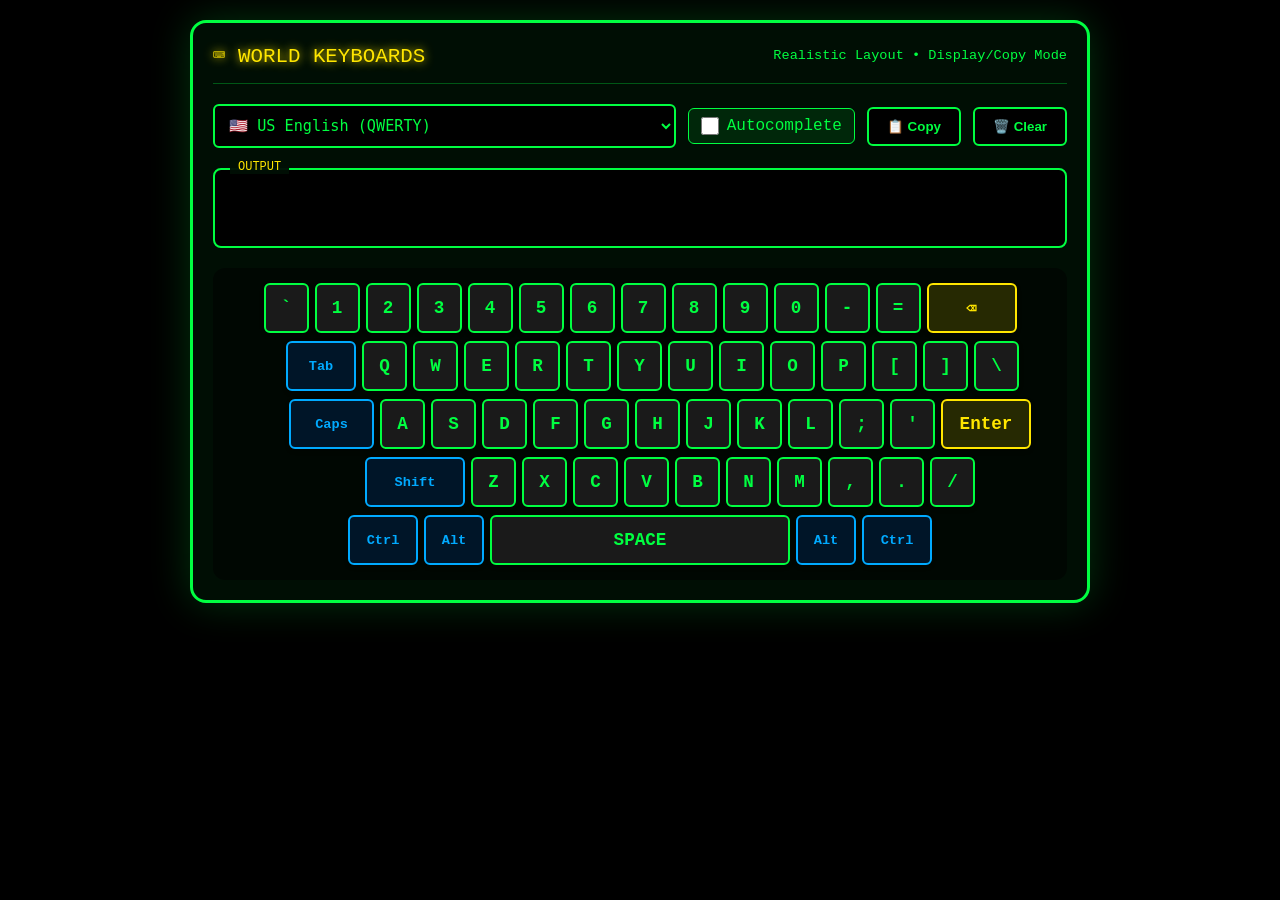
<file: keyboard-realistic (2).html>
<!DOCTYPE html>
<html lang="en">
<head>
<meta charset="UTF-8" />
<meta name="viewport" content="width=device-width, initial-scale=1.0"/>
<title>⌨️ Realistic Keyboards - World Style</title>

<style>
:root {
  --neon: #00ff41;
  --yellow: #ffe600;
  --bg: #000;
  --panel-bg: rgba(0, 15, 5, 0.96);
  --key-bg: #1a1a1a;
  --key-hover: #2a2a2a;
  --key-active: var(--neon);
}

* { box-sizing: border-box; margin: 0; padding: 0; }

body {
  background: #000;
  color: var(--neon);
  font-family: 'Courier New', monospace;
  padding: 20px;
  min-height: 100vh;
}

/* ===== KEYBOARD CONTAINER ===== */
.keyboard-window {
  background: var(--panel-bg);
  border: 3px solid var(--neon);
  border-radius: 16px;
  padding: 20px;
  max-width: 900px;
  margin: 0 auto;
  box-shadow: 0 0 40px rgba(0,255,65,0.2);
  backdrop-filter: blur(12px);
}

/* ===== HEADER ===== */
.kb-header {
  display: flex;
  justify-content: space-between;
  align-items: center;
  margin-bottom: 20px;
  padding-bottom: 15px;
  border-bottom: 1px solid rgba(0,255,65,0.3);
}

.kb-title {
  font-size: 1.3rem;
  color: var(--yellow);
  text-shadow: 0 0 10px var(--yellow);
}

/* ===== CONTROLS ===== */
.kb-controls {
  display: flex;
  gap: 12px;
  flex-wrap: wrap;
  margin-bottom: 20px;
  align-items: center;
}

.kb-select {
  flex: 1;
  min-width: 200px;
  background: #000;
  color: var(--neon);
  border: 2px solid var(--neon);
  padding: 10px;
  border-radius: 6px;
  font-family: monospace;
  font-size: 0.95rem;
}

.kb-toggle {
  display: flex;
  align-items: center;
  gap: 8px;
  padding: 8px 12px;
  background: rgba(0,255,65,0.1);
  border: 1px solid var(--neon);
  border-radius: 6px;
  cursor: pointer;
  transition: all 0.2s;
}

.kb-toggle:hover {
  background: rgba(0,255,65,0.2);
}

.kb-toggle input[type="checkbox"] {
  width: 18px;
  height: 18px;
  cursor: pointer;
}

.kb-btn {
  background: #000;
  color: var(--neon);
  border: 2px solid var(--neon);
  padding: 10px 18px;
  border-radius: 6px;
  cursor: pointer;
  font-weight: bold;
  transition: all 0.2s;
}

.kb-btn:hover {
  background: var(--neon);
  color: #000;
}

/* ===== OUTPUT DISPLAY ===== */
.kb-output {
  background: #000;
  border: 2px solid var(--neon);
  border-radius: 8px;
  padding: 15px;
  min-height: 80px;
  margin-bottom: 20px;
  font-size: 1.3rem;
  color: var(--neon);
  word-wrap: break-word;
  position: relative;
}

.kb-output-label {
  position: absolute;
  top: -10px;
  left: 15px;
  background: var(--panel-bg);
  padding: 0 8px;
  font-size: 0.75rem;
  color: var(--yellow);
}

/* ===== AUTOCOMPLETE SUGGESTIONS ===== */
.autocomplete-bar {
  display: none;
  background: rgba(0,0,0,0.8);
  border: 1px solid var(--neon);
  border-radius: 6px;
  padding: 8px;
  margin-bottom: 12px;
  gap: 8px;
  overflow-x: auto;
  white-space: nowrap;
}

.autocomplete-bar.active {
  display: flex;
}

.suggestion {
  background: rgba(0,255,65,0.15);
  border: 1px solid var(--neon);
  color: var(--neon);
  padding: 6px 12px;
  border-radius: 4px;
  cursor: pointer;
  font-size: 0.9rem;
  transition: all 0.2s;
}

.suggestion:hover {
  background: var(--neon);
  color: #000;
}

/* ===== KEYBOARD LAYOUT ===== */
.keyboard {
  display: flex;
  flex-direction: column;
  gap: 8px;
  padding: 15px;
  background: rgba(0,0,0,0.5);
  border-radius: 12px;
}

.kb-row {
  display: flex;
  gap: 6px;
  justify-content: center;
}

/* ===== KEY STYLES ===== */
.key {
  background: var(--key-bg);
  border: 2px solid var(--neon);
  border-radius: 6px;
  color: var(--neon);
  font-size: 1.1rem;
  font-weight: 600;
  cursor: pointer;
  transition: all 0.15s;
  user-select: none;
  display: flex;
  align-items: center;
  justify-content: center;
  padding: 12px 8px;
  min-width: 45px;
  height: 50px;
  position: relative;
  box-shadow: 0 2px 4px rgba(0,0,0,0.3);
}

.key:hover {
  background: var(--key-hover);
  transform: translateY(-2px);
  box-shadow: 0 4px 8px rgba(0,255,65,0.3);
}

.key:active {
  transform: translateY(0);
  background: var(--key-active);
  color: #000;
  box-shadow: 0 0 15px var(--neon);
}

/* ===== SPECIAL KEY SIZES ===== */
.key.tab { min-width: 70px; }
.key.caps { min-width: 85px; }
.key.shift { min-width: 100px; }
.key.ctrl { min-width: 70px; }
.key.alt { min-width: 60px; }
.key.space { min-width: 300px; }
.key.enter { min-width: 90px; }
.key.backspace { min-width: 90px; }

/* ===== SPECIAL KEY COLORS ===== */
.key.special {
  background: rgba(255,230,0,0.15);
  border-color: var(--yellow);
  color: var(--yellow);
}

.key.special:hover {
  background: rgba(255,230,0,0.25);
}

.key.special:active {
  background: var(--yellow);
  color: #000;
}

.key.modifier {
  background: rgba(0,100,255,0.15);
  border-color: #0af;
  color: #0af;
  font-size: 0.85rem;
}

/* ===== ROW OFFSETS (STAGGERED LAYOUT) ===== */
.kb-row:nth-child(2) { padding-left: 25px; }
.kb-row:nth-child(3) { padding-left: 40px; }
.kb-row:nth-child(4) { padding-left: 60px; }

/* ===== MOBILE RESPONSIVE ===== */
@media (max-width: 768px) {
  .key {
    min-width: 35px;
    height: 45px;
    font-size: 0.95rem;
    padding: 10px 6px;
  }
  
  .key.tab { min-width: 55px; }
  .key.caps { min-width: 65px; }
  .key.shift { min-width: 75px; }
  .key.space { min-width: 200px; }
  .key.enter { min-width: 70px; }
  .key.backspace { min-width: 70px; }
  
  .kb-row:nth-child(2) { padding-left: 15px; }
  .kb-row:nth-child(3) { padding-left: 25px; }
  .kb-row:nth-child(4) { padding-left: 35px; }
}

/* ===== COPY NOTIFICATION ===== */
.copy-notification {
  position: fixed;
  top: 50%;
  left: 50%;
  transform: translate(-50%, -50%) scale(0);
  background: rgba(0,255,65,0.95);
  color: #000;
  padding: 20px 40px;
  border-radius: 12px;
  font-size: 1.3rem;
  font-weight: bold;
  box-shadow: 0 0 40px var(--neon);
  z-index: 10000;
  transition: all 0.3s;
}

.copy-notification.show {
  transform: translate(-50%, -50%) scale(1);
}
</style>
</head>

<body>

<div class="keyboard-window">
  
  <!-- HEADER -->
  <div class="kb-header">
    <div class="kb-title">⌨️ WORLD KEYBOARDS</div>
    <div style="font-size: 0.85rem; color: var(--neon);">Realistic Layout • Display/Copy Mode</div>
  </div>

  <!-- CONTROLS -->
  <div class="kb-controls">
    <select class="kb-select" id="layoutSelect" onchange="switchLayout()">
      <optgroup label="🌍 Europe">
        <option value="us">🇺🇸 US English (QWERTY)</option>
        <option value="polish">🇵🇱 Polish</option>
        <option value="german">🇩🇪 German</option>
        <option value="french">🇫🇷 French</option>
        <option value="spanish">🇪🇸 Spanish</option>
      </optgroup>
      <optgroup label="🌏 Asia">
        <option value="japanese">🇯🇵 Japanese</option>
        <option value="korean">🇰🇷 Korean</option>
        <option value="arabic">🇸🇦 Arabic</option>
      </optgroup>
      <optgroup label="😀 Fun">
        <option value="emoji">😀 Emoji</option>
      </optgroup>
    </select>

    <label class="kb-toggle">
      <input type="checkbox" id="autocompleteToggle" onchange="toggleAutocomplete()">
      <span>Autocomplete</span>
    </label>

    <button class="kb-btn" onclick="copyText()">📋 Copy</button>
    <button class="kb-btn" onclick="clearText()">🗑️ Clear</button>
  </div>

  <!-- AUTOCOMPLETE BAR -->
  <div class="autocomplete-bar" id="autocompleteBar"></div>

  <!-- OUTPUT DISPLAY -->
  <div class="kb-output">
    <div class="kb-output-label">OUTPUT</div>
    <div id="output"></div>
  </div>

  <!-- KEYBOARD -->
  <div class="keyboard" id="keyboard"></div>

</div>

<!-- COPY NOTIFICATION -->
<div class="copy-notification" id="copyNotif">✅ COPIED!</div>

<script>
/* ===== STATE ===== */
let currentText = '';
let currentLayout = 'us';
let autocompleteEnabled = false;

/* ===== KEYBOARD LAYOUTS ===== */
const LAYOUTS = {
  us: [
    ['`','1','2','3','4','5','6','7','8','9','0','-','=',{t:'⌫',c:'backspace special'}],
    [{t:'Tab',c:'tab modifier'},'Q','W','E','R','T','Y','U','I','O','P','[',']','\\'],
    [{t:'Caps',c:'caps modifier'},'A','S','D','F','G','H','J','K','L',';',"'",{t:'Enter',c:'enter special'}],
    [{t:'Shift',c:'shift modifier'},'Z','X','C','V','B','N','M',',','.','/'],
    [{t:'Ctrl',c:'ctrl modifier'},{t:'Alt',c:'alt modifier'},{t:'SPACE',c:'space'},{t:'Alt',c:'alt modifier'},{t:'Ctrl',c:'ctrl modifier'}]
  ],
  
  polish: [
    ['`','1','2','3','4','5','6','7','8','9','0','-','=',{t:'⌫',c:'backspace special'}],
    [{t:'Tab',c:'tab modifier'},'Q','W','E','R','T','Y','U','I','O','P',{t:'Ą',c:'special'},{t:'Ć',c:'special'},'\\'],
    [{t:'Caps',c:'caps modifier'},'A','S','D','F','G','H','J','K','L',{t:'Ł',c:'special'},{t:'Ę',c:'special'},{t:'Enter',c:'enter special'}],
    [{t:'Shift',c:'shift modifier'},'Z','X','C','V','B','N','M',{t:'Ń',c:'special'},{t:'Ó',c:'special'},{t:'Ś',c:'special'},{t:'Ź',c:'special'},{t:'Ż',c:'special'}],
    [{t:'Ctrl',c:'ctrl modifier'},{t:'Alt',c:'alt modifier'},{t:'SPACE',c:'space'},{t:'Alt',c:'alt modifier'},{t:'Ctrl',c:'ctrl modifier'}]
  ],
  
  german: [
    ['^','1','2','3','4','5','6','7','8','9','0','ß','´',{t:'⌫',c:'backspace special'}],
    [{t:'Tab',c:'tab modifier'},'Q','W','E','R','T','Z','U','I','O','P',{t:'Ü',c:'special'},'+','#'],
    [{t:'Caps',c:'caps modifier'},'A','S','D','F','G','H','J','K','L',{t:'Ö',c:'special'},{t:'Ä',c:'special'},{t:'Enter',c:'enter special'}],
    [{t:'Shift',c:'shift modifier'},'Y','X','C','V','B','N','M',',','.','-'],
    [{t:'Ctrl',c:'ctrl modifier'},{t:'Alt',c:'alt modifier'},{t:'SPACE',c:'space'},{t:'Alt',c:'alt modifier'},{t:'Ctrl',c:'ctrl modifier'}]
  ],
  
  french: [
    ['²','&','é','"',"'",'(','-','è','_','ç','à',')','=',{t:'⌫',c:'backspace special'}],
    [{t:'Tab',c:'tab modifier'},'A','Z','E','R','T','Y','U','I','O','P','^','$','*'],
    [{t:'Caps',c:'caps modifier'},'Q','S','D','F','G','H','J','K','L','M',{t:'Ù',c:'special'},{t:'Enter',c:'enter special'}],
    [{t:'Shift',c:'shift modifier'},'W','X','C','V','B','N',',',';',':','!'],
    [{t:'Ctrl',c:'ctrl modifier'},{t:'Alt',c:'alt modifier'},{t:'SPACE',c:'space'},{t:'Alt',c:'alt modifier'},{t:'Ctrl',c:'ctrl modifier'}]
  ],
  
  spanish: [
    ['º','1','2','3','4','5','6','7','8','9','0',"'",'¡',{t:'⌫',c:'backspace special'}],
    [{t:'Tab',c:'tab modifier'},'Q','W','E','R','T','Y','U','I','O','P','`','+','ç'],
    [{t:'Caps',c:'caps modifier'},'A','S','D','F','G','H','J','K','L',{t:'Ñ',c:'special'},'´',{t:'Enter',c:'enter special'}],
    [{t:'Shift',c:'shift modifier'},'Z','X','C','V','B','N','M',',','.','-'],
    [{t:'Ctrl',c:'ctrl modifier'},{t:'Alt',c:'alt modifier'},{t:'SPACE',c:'space'},{t:'Alt',c:'alt modifier'},{t:'Ctrl',c:'ctrl modifier'}]
  ],
  
  japanese: [
    ['あ','い','う','え','お','か','き','く','け','こ',{t:'⌫',c:'backspace special'}],
    ['さ','し','す','せ','そ','た','ち','つ','て','と'],
    ['な','に','ぬ','ね','の','は','ひ','ふ','へ','ほ'],
    ['ま','み','む','め','も','や','ゆ','よ'],
    ['ら','り','る','れ','ろ','わ','を','ん',{t:'SPACE',c:'space'}]
  ],
  
  korean: [
    ['ㄱ','ㄴ','ㄷ','ㄹ','ㅁ','ㅂ','ㅅ','ㅇ','ㅈ','ㅊ',{t:'⌫',c:'backspace special'}],
    ['ㅋ','ㅌ','ㅍ','ㅎ','ㅏ','ㅑ','ㅓ','ㅕ','ㅗ','ㅛ'],
    ['ㅜ','ㅠ','ㅡ','ㅣ','가','나','다','라','마'],
    ['바','사','아','자','차','카','타','파','하'],
    [{t:'SPACE',c:'space'}]
  ],
  
  arabic: [
    ['١','٢','٣','٤','٥','٦','٧','٨','٩','٠',{t:'⌫',c:'backspace special'}],
    ['ض','ص','ث','ق','ف','غ','ع','ه','خ','ح'],
    ['ش','س','ي','ب','ل','ا','ت','ن','م','ك'],
    ['ظ','ط','ذ','د','ز','ر','و','ة','ى'],
    [{t:'SPACE',c:'space'}]
  ],
  
  emoji: [
    ['😀','😃','😄','😁','😆','😅','🤣','😂','🙂','🙃',{t:'⌫',c:'backspace special'}],
    ['😉','😊','😇','🥰','😍','🤩','😘','😗','😚','😙'],
    ['🎃','⚡','☢️','🌐','💬','⌨️','🗺️','🎮','💰','🍿'],
    ['❤️','💚','💙','💛','🧡','💜','🖤','🤍','🤎'],
    ['👍','👎','✌️','🤘','🙏','💪',{t:'SPACE',c:'space'}]
  ]
};

/* ===== AUTOCOMPLETE WORDS ===== */
const AUTOCOMPLETE_WORDS = {
  'h': ['hello', 'how', 'help', 'here'],
  'w': ['world', 'what', 'where', 'when', 'why'],
  't': ['thank', 'the', 'this', 'that', 'they'],
  'r': ['rudventur', 'really', 'right'],
  'c': ['chemventur', 'can', 'could'],
  'p': ['pumpkin', 'please', 'popcorn', 'popcoin']
};

/* ===== RENDER KEYBOARD ===== */
function renderKeyboard() {
  const keyboard = document.getElementById('keyboard');
  const layout = LAYOUTS[currentLayout];
  
  keyboard.innerHTML = layout.map(row => {
    return `<div class="kb-row">
      ${row.map(key => {
        if (typeof key === 'string') {
          return `<div class="key" onclick="typeKey('${key}')">${key}</div>`;
        } else {
          const value = key.v || key.t;
          return `<div class="key ${key.c || ''}" onclick="typeKey('${value}')">${key.t}</div>`;
        }
      }).join('')}
    </div>`;
  }).join('');
}

/* ===== TYPE KEY ===== */
function typeKey(char) {
  if (char === '⌫') {
    currentText = currentText.slice(0, -1);
  } else if (char === 'SPACE') {
    currentText += ' ';
  } else if (['Tab','Caps','Shift','Ctrl','Alt','Enter'].includes(char)) {
    // Modifier keys - visual feedback only
    return;
  } else {
    currentText += char;
  }
  
  updateOutput();
  updateAutocomplete();
}

/* ===== UPDATE OUTPUT ===== */
function updateOutput() {
  document.getElementById('output').textContent = currentText || '';
}

/* ===== AUTOCOMPLETE ===== */
function toggleAutocomplete() {
  autocompleteEnabled = document.getElementById('autocompleteToggle').checked;
  if (!autocompleteEnabled) {
    document.getElementById('autocompleteBar').classList.remove('active');
  } else {
    updateAutocomplete();
  }
}

function updateAutocomplete() {
  if (!autocompleteEnabled) return;
  
  const words = currentText.toLowerCase().split(' ');
  const lastWord = words[words.length - 1];
  
  if (!lastWord || lastWord.length === 0) {
    document.getElementById('autocompleteBar').classList.remove('active');
    return;
  }
  
  const firstChar = lastWord[0];
  const suggestions = AUTOCOMPLETE_WORDS[firstChar] || [];
  const matching = suggestions.filter(s => s.startsWith(lastWord) && s !== lastWord);
  
  if (matching.length === 0) {
    document.getElementById('autocompleteBar').classList.remove('active');
    return;
  }
  
  const bar = document.getElementById('autocompleteBar');
  bar.innerHTML = matching.map(word => 
    `<div class="suggestion" onclick="acceptSuggestion('${word}')">${word}</div>`
  ).join('');
  bar.classList.add('active');
}

function acceptSuggestion(word) {
  const words = currentText.split(' ');
  words[words.length - 1] = word;
  currentText = words.join(' ');
  updateOutput();
  document.getElementById('autocompleteBar').classList.remove('active');
}

/* ===== COPY TEXT ===== */
function copyText() {
  if (!currentText) return;
  
  navigator.clipboard.writeText(currentText).then(() => {
    const notif = document.getElementById('copyNotif');
    notif.classList.add('show');
    setTimeout(() => notif.classList.remove('show'), 1500);
  });
}

/* ===== CLEAR TEXT ===== */
function clearText() {
  currentText = '';
  updateOutput();
  document.getElementById('autocompleteBar').classList.remove('active');
}

/* ===== SWITCH LAYOUT ===== */
function switchLayout() {
  currentLayout = document.getElementById('layoutSelect').value;
  renderKeyboard();
}

/* ===== INIT ===== */
renderKeyboard();
</script>

</body>
</html>
</file>
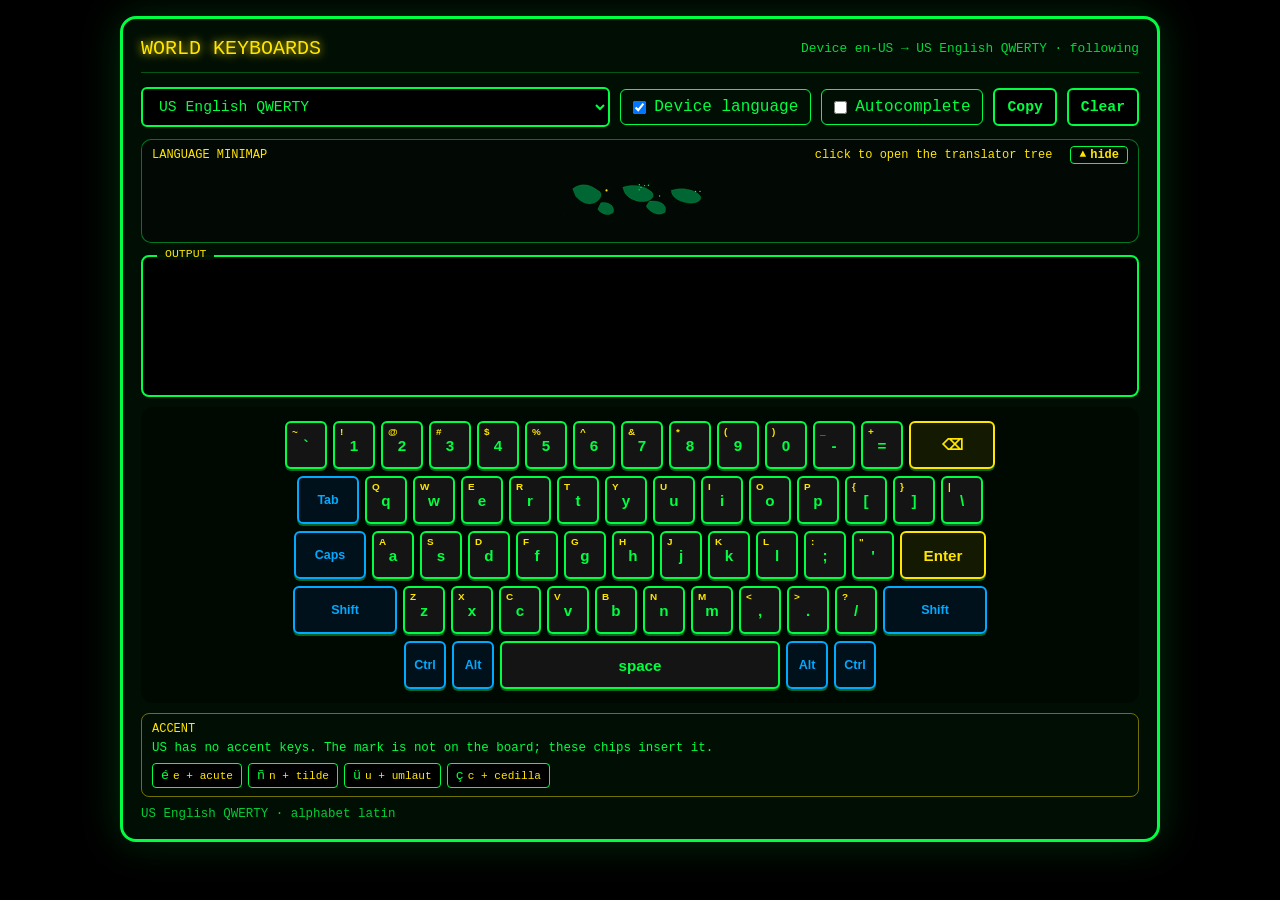
<file: keyboard-realistic.html>
<!DOCTYPE html>
<html lang="en">
<head>
<meta charset="UTF-8" />
<meta name="viewport" content="width=device-width, initial-scale=1.0"/>
<title>Realistic Keyboards - Windows13</title>
<style>
:root {
  --neon: #00ff41;
  --yellow: #ffe600;
  --panel-bg: rgba(0, 15, 5, 0.96);
  --key-bg: #141414;
  --key-hover: #242424;
}
* { box-sizing: border-box; margin: 0; padding: 0; }
body {
  background: #000;
  color: var(--neon);
  font-family: "Courier New", monospace;
  padding: 16px;
  min-height: 100vh;
}
.keyboard-window {
  background: var(--panel-bg);
  border: 3px solid var(--neon);
  border-radius: 16px;
  padding: 18px;
  max-width: 1040px;
  margin: 0 auto;
  box-shadow: 0 0 40px rgba(0,255,65,0.18);
}
.kb-header {
  display: flex;
  justify-content: space-between;
  align-items: center;
  gap: 12px;
  margin-bottom: 14px;
  padding-bottom: 12px;
  border-bottom: 1px solid rgba(0,255,65,0.3);
}
.kb-title { font-size: 1.25rem; color: var(--yellow); text-shadow: 0 0 10px var(--yellow); }
.kb-sub { font-size: 0.8rem; opacity: 0.85; }
.kb-controls { display: flex; gap: 10px; flex-wrap: wrap; margin-bottom: 12px; align-items: center; }
.kb-select, .kb-btn {
  background: #000;
  color: var(--neon);
  border: 2px solid var(--neon);
  padding: 9px 12px;
  border-radius: 6px;
  font-family: inherit;
  font-size: 0.92rem;
}
.kb-select { flex: 1; min-width: 220px; }
.kb-btn { cursor: pointer; font-weight: bold; }
.kb-btn:hover, .kb-toggle:hover { background: var(--neon); color: #000; }
.kb-toggle {
  display: flex; align-items: center; gap: 8px;
  padding: 8px 12px;
  border: 1px solid var(--neon);
  border-radius: 6px;
  cursor: pointer;
}
.kb-output {
  background: #000;
  border: 2px solid var(--neon);
  border-radius: 8px;
  padding: 16px 14px 12px;
  min-height: 88px;
  margin-bottom: 10px;
  font-size: 1.2rem;
  white-space: pre-wrap;
  word-break: break-word;
  position: relative;
}
.kb-output-label {
  position: absolute; top: -10px; left: 14px;
  background: var(--panel-bg); padding: 0 8px;
  font-size: 0.72rem; color: var(--yellow);
}
.autocomplete-bar {
  display: none; gap: 8px; overflow-x: auto;
  margin-bottom: 10px; padding: 6px;
  border: 1px solid rgba(0,255,65,0.35); border-radius: 6px;
}
.autocomplete-bar.active { display: flex; }
.suggestion {
  background: rgba(0,255,65,0.12);
  border: 1px solid var(--neon);
  color: var(--neon);
  padding: 6px 10px;
  border-radius: 4px;
  cursor: pointer;
  white-space: nowrap;
}
.suggestion:hover { background: var(--neon); color: #000; }
.keyboard {
  display: flex; flex-direction: column; gap: 7px;
  padding: 14px; background: rgba(0,0,0,0.45); border-radius: 12px;
}
.kb-row { display: flex; gap: 6px; justify-content: center; }
.key {
  background: var(--key-bg);
  border: 2px solid var(--neon);
  border-radius: 6px;
  color: var(--neon);
  font-size: 0.95rem;
  font-weight: 600;
  cursor: pointer;
  user-select: none;
  display: flex; align-items: center; justify-content: center;
  min-width: 42px; height: 48px; padding: 4px 6px;
  box-shadow: 0 2px 0 #062;
  position: relative;
}
.key small {
  position: absolute; top: 3px; left: 5px;
  font-size: 0.62rem; color: var(--yellow); font-weight: 700;
}
.key:hover { background: var(--key-hover); transform: translateY(-1px); }
.key.down, .key:active {
  transform: translateY(1px);
  background: var(--neon); color: #000; box-shadow: none;
}
.key.down small { color: #222; }
.key.special { border-color: var(--yellow); color: var(--yellow); background: rgba(255,230,0,0.08); }
.key.modifier { border-color: #0af; color: #0af; font-size: 0.78rem; background: rgba(0,100,255,0.1); }
.key.latched { background: rgba(0,255,65,0.28); }
.key.w15 { min-width: 62px; }
.key.w17 { min-width: 72px; }
.key.w20 { min-width: 86px; }
.key.w23 { min-width: 104px; }
.key.space { min-width: 280px; }
.status { margin-top: 10px; font-size: 0.78rem; opacity: 0.8; }
.copy-notification {
  position: fixed; top: 50%; left: 50%;
  transform: translate(-50%, -50%) scale(0);
  background: rgba(0,255,65,0.95); color: #000;
  padding: 16px 28px; border-radius: 12px; font-weight: bold;
  z-index: 20; transition: transform 0.2s;
}
.copy-notification.show { transform: translate(-50%, -50%) scale(1); }
 .accent-box { margin-top: 10px; border: 1px solid rgba(255,230,0,0.45); border-radius: 8px; padding: 8px 10px; }
.accent-title { color: var(--yellow); font-size: 0.75rem; margin-bottom: 4px; }
.accent-note { font-size: 0.78rem; line-height: 1.35; margin-bottom: 6px; }
.accent-chips { display: flex; flex-wrap: wrap; gap: 6px; }
.accent-chip { background: #000; color: var(--neon); border: 1px solid var(--neon); border-radius: 4px; padding: 4px 8px; cursor: pointer; font-family: inherit; }
.accent-chip small { color: var(--yellow); margin-left: 4px; }
.minimap { margin: 0 0 12px; border: 1px solid rgba(0,255,65,0.45); border-radius: 10px; background: #020804; overflow: hidden; cursor: pointer; }
.minimap-bar { display: flex; justify-content: space-between; align-items: center; padding: 6px 10px; font-size: 0.75rem; color: var(--yellow); }
.minimap svg { width: 100%; height: 72px; display: block; }
.minimap.open svg { height: 320px; }
.minimap text { font-family: "Courier New", monospace; }
.land { fill: #063; stroke: var(--neon); stroke-width: 1; }
.tree { stroke: rgba(255,230,0,0.7); stroke-width: 1.4; fill: none; }
.node { cursor: pointer; }
@media (max-width: 760px) {
  .key { min-width: 28px; height: 40px; font-size: 0.78rem; }
  .key.space { min-width: 120px; }
  .key.w23 { min-width: 64px; }
  .minimap.open svg { height: 240px; }
}
/* ===== PANEL TOGGLES (js/panel-toggle.js) ===== */
:root {
  --sf-panel-accent: var(--neon); --sf-panel-text: var(--yellow); --sf-panel-ink: #000;
  --sf-panel-font: 'Courier New', monospace; --sf-panel-font-size: 0.75rem; --sf-panel-radius: 4px;
}
.minimap-bar .sf-ptitle { font-family: inherit; font-size: inherit; letter-spacing: 0; }
.minimap-bar #mapHint { margin-left: auto; }
.minimap-bar .sf-ptoggle { margin-left: 10px; font-weight: bold; }
.minimap.sf-panel-collapsed { cursor: default; }
.minimap.sf-panel-collapsed #mapHint { visibility: hidden; }
@media (max-width: 760px) { .minimap-bar #mapHint { display: none; } }
</style>
<link rel="manifest" href="manifest.webmanifest">
<meta name="theme-color" content="#000000">
<meta name="mobile-web-app-capable" content="yes">
<meta name="apple-mobile-web-app-capable" content="yes">
<script src="https://rudventur.github.io/RudVentur.com/embed/rvView.js"></script>
<script src="https://rudventur.github.io/RudVentur.com/embed/useRbox.js" data-service="windows13" defer></script>
</head>
<body>
<div class="keyboard-window">
  <div class="kb-header">
    <div data-rv-logo class="kb-title">WORLD KEYBOARDS</div>
    <div class="kb-sub" id="deviceLine">Following the device language.</div>
  </div>
  <div class="kb-controls">
    <select class="kb-select" id="layoutSelect"></select>
    <label class="kb-toggle"><input type="checkbox" id="followDevice" checked> Device language</label>
    <label class="kb-toggle"><input type="checkbox" id="autocompleteToggle"> Autocomplete</label>
    <button class="kb-btn" id="copyBtn" type="button">Copy</button>
    <button class="kb-btn" id="clearBtn" type="button">Clear</button>
  </div>
  <div class="minimap" id="minimap">
    <div class="minimap-bar sf-phead"><span class="sf-ptitle">LANGUAGE MINIMAP</span><span id="mapHint">click to open the translator tree</span><button class="sf-ptoggle" type="button" data-panel-toggle="minimap"><span class="sf-pt-icon"></span><span class="sf-pt-label"></span></button></div>
    <svg id="langMap" class="sf-pbody" viewBox="0 0 1000 460"></svg>
  </div>
  <div class="autocomplete-bar" id="autocompleteBar"></div>
  <div class="kb-output" id="outputBox">
    <div class="kb-output-label">OUTPUT</div>
    <div id="output"></div>
  </div>
  <div class="keyboard" id="keyboard"></div>
  <div class="accent-box" id="accentBox"></div>
  <div class="status" id="status"></div>
</div>
<div class="copy-notification" id="copyNotif">COPIED</div>
<script>
const LAYOUTS = {
  us: {
    name: "US English QWERTY",
    accent: { note: "US has no accent keys. The mark is not on the board; these chips insert it.", chips: [["é","e + acute"],["ñ","n + tilde"],["ü","u + umlaut"],["ç","c + cedilla"]] },
    group: "Europe / Americas",
    rows: [
      [["`", "~"], ["1","!"], ["2","@"], ["3","#"], ["4","$"], ["5","%"], ["6","^"], ["7","&"], ["8","*"], ["9","("], ["0",")"], ["-","_"], ["=","+"], {id:"Backspace", label:"⌫", cls:"backspace special w20", action:"backspace"}],
      [{id:"Tab", label:"Tab", cls:"tab modifier w15", action:"tab"}, ["q","Q"], ["w","W"], ["e","E"], ["r","R"], ["t","T"], ["y","Y"], ["u","U"], ["i","I"], ["o","O"], ["p","P"], ["[","{"], ["]","}"], ["\\","|"]],
      [{id:"CapsLock", label:"Caps", cls:"caps modifier w17", action:"caps"}, ["a","A"], ["s","S"], ["d","D"], ["f","F"], ["g","G"], ["h","H"], ["j","J"], ["k","K"], ["l","L"], [";",":"], ["'","\""], {id:"Enter", label:"Enter", cls:"enter special w20", action:"enter"}],
      [{id:"Shift", label:"Shift", cls:"shift modifier w23", action:"shift"}, ["z","Z"], ["x","X"], ["c","C"], ["v","V"], ["b","B"], ["n","N"], ["m","M"], [",","<"], [".",">"], ["/","?"], {id:"ShiftR", label:"Shift", cls:"shift modifier w23", action:"shift"}],
      [{id:"Ctrl", label:"Ctrl", cls:"ctrl modifier", action:"noop"}, {id:"Alt", label:"Alt", cls:"alt modifier", action:"noop"}, {id:"Space", label:"space", cls:"space", action:"space"}, {id:"AltR", label:"Alt", cls:"alt modifier", action:"noop"}, {id:"CtrlR", label:"Ctrl", cls:"ctrl modifier", action:"noop"}]
    ]
  },
  uk: {
    name: "UK English",
    accent: { note: "UK prints £ on 3 and ¬ on the top-left key. Accents are still not dedicated keys.", chips: [["é","e acute"],["£","Shift 3"],["¬","Shift `"] ] },
    group: "Europe / Americas",
    rows: [
      [["`", "¬"], ["1","!"], ["2","\""], ["3","£"], ["4","$"], ["5","%"], ["6","^"], ["7","&"], ["8","*"], ["9","("], ["0",")"], ["-","_"], ["=","+"], {id:"Backspace", label:"⌫", cls:"special w20", action:"backspace"}],
      [{id:"Tab", label:"Tab", cls:"modifier w15", action:"tab"}, ["q","Q"], ["w","W"], ["e","E"], ["r","R"], ["t","T"], ["y","Y"], ["u","U"], ["i","I"], ["o","O"], ["p","P"], ["[","{"], ["]","}"]],
      [{id:"CapsLock", label:"Caps", cls:"modifier w17", action:"caps"}, ["a","A"], ["s","S"], ["d","D"], ["f","F"], ["g","G"], ["h","H"], ["j","J"], ["k","K"], ["l","L"], [";",":"], ["'","@"], ["#","~"], {id:"Enter", label:"Enter", cls:"special w17", action:"enter"}],
      [{id:"Shift", label:"Shift", cls:"modifier w20", action:"shift"}, ["\\","|"], ["z","Z"], ["x","X"], ["c","C"], ["v","V"], ["b","B"], ["n","N"], ["m","M"], [",","<"], [".",">"], ["/","?"], {id:"ShiftR", label:"Shift", cls:"modifier w20", action:"shift"}],
      [{id:"Ctrl", label:"Ctrl", cls:"modifier", action:"noop"}, {id:"Alt", label:"Alt", cls:"modifier", action:"noop"}, {id:"Space", label:"space", cls:"space", action:"space"}, {id:"AltR", label:"AltGr", cls:"modifier", action:"noop"}, {id:"CtrlR", label:"Ctrl", cls:"modifier", action:"noop"}]
    ]
  },
  polish: {
    name: "Polish programmers",
    accent: { note: "Programmers layout: AltGr adds the ogonek, stroke, or acute. Right Alt is the accent key.", chips: [["ą","AltGr a"],["ć","AltGr c"],["ę","AltGr e"],["ł","AltGr l"],["ń","AltGr n"],["ó","AltGr o"],["ś","AltGr s"],["ź","AltGr x"],["ż","AltGr z"]] },
    group: "Europe / Americas",
    rows: [
      [["`", "~"], ["1","!"], ["2","@"], ["3","#"], ["4","$"], ["5","%"], ["6","^"], ["7","&"], ["8","*"], ["9","("], ["0",")"], ["-","_"], ["=","+"], {id:"Backspace", label:"⌫", cls:"special w20", action:"backspace"}],
      [{id:"Tab", label:"Tab", cls:"modifier w15", action:"tab"}, ["q","Q"], ["w","W"], ["e","E"], ["r","R"], ["t","T"], ["y","Y"], ["u","U"], ["i","I"], ["o","O"], ["p","P"], ["[","{"], ["]","}"], ["\\","|"]],
      [{id:"CapsLock", label:"Caps", cls:"modifier w17", action:"caps"}, ["a","A"], ["s","S"], ["d","D"], ["f","F"], ["g","G"], ["h","H"], ["j","J"], ["k","K"], ["l","L"], [";",":"], ["'","\""], {id:"Enter", label:"Enter", cls:"special w20", action:"enter"}],
      [{id:"Shift", label:"Shift", cls:"modifier w23", action:"shift"}, ["z","Z"], ["x","X"], ["c","C"], ["v","V"], ["b","B"], ["n","N"], ["m","M"], [",","<"], [".",">"], ["/","?"], {id:"ShiftR", label:"Shift", cls:"modifier w23", action:"shift"}],
      [{id:"Ctrl", label:"Ctrl", cls:"modifier", action:"noop"}, {id:"Alt", label:"Alt", cls:"modifier", action:"noop"}, {id:"Space", label:"space", cls:"space", action:"space"}, {label:"ą ć ę", cls:"special", action:"char", ch:"ą"}, {label:"ł ń ó", cls:"special", action:"char", ch:"ł"}, {label:"ś ź ż", cls:"special", action:"char", ch:"ś"}]
    ],
    alt: { a:"ą", c:"ć", e:"ę", l:"ł", n:"ń", o:"ó", s:"ś", x:"ź", z:"ż", A:"Ą", C:"Ć", E:"Ę", L:"Ł", N:"Ń", O:"Ó", S:"Ś", X:"Ź", Z:"Ż" }
  },
  german: {
    name: "German QWERTZ",
    accent: { note: "Umlauts are their own keys, not dead keys. ß is unshifted, next to 0.", chips: [["ä","own key"],["ö","own key"],["ü","own key"],["ß","own key"]] },
    group: "Europe / Americas",
    rows: [
      [["^","°"], ["1","!"], ["2","\""], ["3","§"], ["4","$"], ["5","%"], ["6","&"], ["7","/"], ["8","("], ["9",")"], ["0","="], ["ß","?"], ["´","`"], {id:"Backspace", label:"⌫", cls:"special w20", action:"backspace"}],
      [{id:"Tab", label:"Tab", cls:"modifier w15", action:"tab"}, ["q","Q"], ["w","W"], ["e","E"], ["r","R"], ["t","T"], ["z","Z"], ["u","U"], ["i","I"], ["o","O"], ["p","P"], ["ü","Ü"], ["+","*"]],
      [{id:"CapsLock", label:"Caps", cls:"modifier w17", action:"caps"}, ["a","A"], ["s","S"], ["d","D"], ["f","F"], ["g","G"], ["h","H"], ["j","J"], ["k","K"], ["l","L"], ["ö","Ö"], ["ä","Ä"], ["#","'"], {id:"Enter", label:"Enter", cls:"special w17", action:"enter"}],
      [{id:"Shift", label:"Shift", cls:"modifier w20", action:"shift"}, ["<","›"], ["y","Y"], ["x","X"], ["c","C"], ["v","V"], ["b","B"], ["n","N"], ["m","M"], [",",";"], [".",":"], ["-","_"], {id:"ShiftR", label:"Shift", cls:"modifier w20", action:"shift"}],
      [{id:"Ctrl", label:"Strg", cls:"modifier", action:"noop"}, {id:"Alt", label:"Alt", cls:"modifier", action:"noop"}, {id:"Space", label:"Leer", cls:"space", action:"space"}, {id:"AltR", label:"AltGr", cls:"modifier", action:"noop"}, {id:"CtrlR", label:"Strg", cls:"modifier", action:"noop"}]
    ]
  },
  french: {
    name: "French AZERTY",
    accent: { note: "é è ç à ù are printed keys. ^ and ¨ are dead keys: press the mark, then the letter.", chips: [["é","own key"],["è","own key"],["ê","^ then e"],["ë","¨ then e"],["ç","own key"],["à","own key"],["ù","own key"]] },
    group: "Europe / Americas",
    rows: [
      [["²"], ["&","1"], ["é","2"], ["\"","3"], ["'","4"], ["(","5"], ["-","6"], ["è","7"], ["_","8"], ["ç","9"], ["à","0"], [")","°"], ["=","+"], {id:"Backspace", label:"⌫", cls:"special w17", action:"backspace"}],
      [{id:"Tab", label:"Tab", cls:"modifier w15", action:"tab"}, ["a","A"], ["z","Z"], ["e","E"], ["r","R"], ["t","T"], ["y","Y"], ["u","U"], ["i","I"], ["o","O"], ["p","P"], ["^","¨"], ["$","£"]],
      [{id:"CapsLock", label:"Caps", cls:"modifier w17", action:"caps"}, ["q","Q"], ["s","S"], ["d","D"], ["f","F"], ["g","G"], ["h","H"], ["j","J"], ["k","K"], ["l","L"], ["m","M"], ["ù","%"], ["*","µ"], {id:"Enter", label:"Entrée", cls:"special w15", action:"enter"}],
      [{id:"Shift", label:"Shift", cls:"modifier w20", action:"shift"}, ["<","›"], ["w","W"], ["x","X"], ["c","C"], ["v","V"], ["b","B"], ["n","N"], [",","?"], [";","."], [":","/"], ["!","§"], {id:"ShiftR", label:"Shift", cls:"modifier w17", action:"shift"}],
      [{id:"Ctrl", label:"Ctrl", cls:"modifier", action:"noop"}, {id:"Alt", label:"Alt", cls:"modifier", action:"noop"}, {id:"Space", label:"espace", cls:"space", action:"space"}, {id:"AltR", label:"AltGr", cls:"modifier", action:"noop"}, {id:"CtrlR", label:"Ctrl", cls:"modifier", action:"noop"}]
    ]
  },
  spanish: {
    name: "Spanish QWERTY",
    accent: { note: "ñ is its own key. ´ and ¨ are dead keys. ¿ and ¡ sit on the number row.", chips: [["ñ","own key"],["á","´ then a"],["é","´ then e"],["í","´ then i"],["ó","´ then o"],["ú","´ then u"],["ü","¨ then u"]] },
    group: "Europe / Americas",
    rows: [
      [["º","ª"], ["1","!"], ["2","\""], ["3","·"], ["4","$"], ["5","%"], ["6","&"], ["7","/"], ["8","("], ["9",")"], ["0","="], ["'","?"], ["¡","¿"], {id:"Backspace", label:"⌫", cls:"special w17", action:"backspace"}],
      [{id:"Tab", label:"Tab", cls:"modifier w15", action:"tab"}, ["q","Q"], ["w","W"], ["e","E"], ["r","R"], ["t","T"], ["y","Y"], ["u","U"], ["i","I"], ["o","O"], ["p","P"], ["`","^"], ["+","*"]],
      [{id:"CapsLock", label:"Caps", cls:"modifier w17", action:"caps"}, ["a","A"], ["s","S"], ["d","D"], ["f","F"], ["g","G"], ["h","H"], ["j","J"], ["k","K"], ["l","L"], ["ñ","Ñ"], ["´","¨"], ["ç","Ç"], {id:"Enter", label:"Intro", cls:"special w15", action:"enter"}],
      [{id:"Shift", label:"Shift", cls:"modifier w20", action:"shift"}, ["<","›"], ["z","Z"], ["x","X"], ["c","C"], ["v","V"], ["b","B"], ["n","N"], ["m","M"], [",",";"], [".",":"], ["-","_"], {id:"ShiftR", label:"Shift", cls:"modifier w17", action:"shift"}],
      [{id:"Ctrl", label:"Ctrl", cls:"modifier", action:"noop"}, {id:"Alt", label:"Alt", cls:"modifier", action:"noop"}, {id:"Space", label:"espacio", cls:"space", action:"space"}, {id:"AltR", label:"AltGr", cls:"modifier", action:"noop"}, {id:"CtrlR", label:"Ctrl", cls:"modifier", action:"noop"}]
    ]
  },
  arabic: {
    name: "Arabic",
    accent: { note: "Harakat are vowel marks, not separate letters. They sit on a consonant. The board types the letters; these chips add the mark.", chips: [["َ","fatha"],["ِ","kasra"],["ُ","damma"],["ْ","sukun"],["ّ","shadda"]] },
    group: "Asia / Middle East",
    rtl: true,
    rows: [
      [["ذ"], ["1","!"], ["2","@"], ["3","#"], ["4","$"], ["5","%"], ["6","^"], ["7","&"], ["8","*"], ["9",")"], ["0","("], ["-","_"], ["=","+"], {id:"Backspace", label:"⌫", cls:"special w17", action:"backspace"}],
      [{id:"Tab", label:"Tab", cls:"modifier w15", action:"tab"}, ["ض"], ["ص"], ["ث"], ["ق"], ["ف"], ["غ"], ["ع"], ["ه"], ["خ"], ["ح"], ["ج"], ["د"]],
      [{id:"CapsLock", label:"Caps", cls:"modifier w15", action:"caps"}, ["ش"], ["س"], ["ي"], ["ب"], ["ل"], ["ا"], ["ت"], ["ن"], ["م"], ["ك"], ["ط"], {id:"Enter", label:"Enter", cls:"special w17", action:"enter"}],
      [{id:"Shift", label:"Shift", cls:"modifier w20", action:"shift"}, ["ئ"], ["ء"], ["ؤ"], ["ر"], ["لا"], ["ى"], ["ة"], ["و"], ["ز"], ["ظ"], {id:"ShiftR", label:"Shift", cls:"modifier w20", action:"shift"}],
      [{id:"Ctrl", label:"Ctrl", cls:"modifier", action:"noop"}, {id:"Alt", label:"Alt", cls:"modifier", action:"noop"}, {id:"Space", label:"مسافة", cls:"space", action:"space"}, {id:"AltR", label:"Alt", cls:"modifier", action:"noop"}, {id:"CtrlR", label:"Ctrl", cls:"modifier", action:"noop"}]
    ]
  },
  japanese: {
    name: "Japanese JIS",
    accent: { note: "Dakuten ゛ and handakuten ゜ are the accent keys, on @ and [. They voice the kana: か + ゛ = が, は + ゜ = ぱ.", chips: [["が","か + ゛"],["ぎ","き + ゛"],["ぱ","は + ゜"],["ぴ","ひ + ゜"]] },
    group: "Asia / Middle East",
    alphabet: "hiragana",
    note: "JIS order. Keys are printed in hiragana, as on a real board. カタカナ is the same keys, other alphabet.",
    rows: [
      [{id:"CapsLock", label:"半/全", cls:"modifier", action:"caps"}, ["1","ぬ"], ["2","ふ"], ["3","あ"], ["4","う"], ["5","え"], ["6","お"], ["7","や"], ["8","ゆ"], ["9","よ"], ["0","わ"], ["-","ほ"], ["^","へ"], ["¥","ー"], {id:"Backspace", label:"⌫", cls:"special w17", action:"backspace"}],
      [{id:"Tab", label:"Tab", cls:"modifier w15", action:"tab"}, ["q","た"], ["w","て"], ["e","い"], ["r","す"], ["t","か"], ["y","ん"], ["u","な"], ["i","に"], ["o","ら"], ["p","せ"], ["@","゛"], ["[","゜"]],
      [{id:"Eisu", label:"英数", cls:"modifier w15", action:"eisu"}, ["a","ち"], ["s","と"], ["d","し"], ["f","は"], ["g","き"], ["h","く"], ["j","ま"], ["k","の"], ["l","り"], [";","れ"], [":","け"], ["]","む"], {id:"Enter", label:"Enter", cls:"special w15", action:"enter"}],
      [{id:"Shift", label:"Shift", cls:"modifier w20", action:"shift"}, ["z","つ"], ["x","さ"], ["c","そ"], ["v","ひ"], ["b","こ"], ["n","み"], ["m","も"], [",","ね"], [".","る"], ["/","め"], ["\\","ろ"], {id:"ShiftR", label:"Shift", cls:"modifier w17", action:"shift"}],
      [{id:"Ctrl", label:"Ctrl", cls:"modifier", action:"noop"}, {id:"Win", label:"Win", cls:"modifier", action:"noop"}, {id:"Alt", label:"Alt", cls:"modifier", action:"noop"}, {id:"Muhenkan", label:"無変換", cls:"modifier", action:"noop"}, {id:"Space", label:"space", cls:"space", action:"space"}, {id:"Henkan", label:"変換", cls:"modifier", action:"noop"}, {id:"Kana", label:"かな", cls:"modifier", action:"kana"}, {id:"Kata", label:"カタカナ", cls:"modifier", action:"kata"}, {id:"AltR", label:"Alt", cls:"modifier", action:"noop"}, {id:"CtrlR", label:"Ctrl", cls:"modifier", action:"noop"}]
    ]
  },
  korean: {
    name: "Korean 2-set",
    accent: { note: "Tense consonants are the shift layer, not a separate accent key. ㄱ + Shift = ㄲ.", chips: [["ㄲ","Shift ㄱ"],["ㄸ","Shift ㄷ"],["ㅃ","Shift ㅂ"],["ㅆ","Shift ㅅ"],["ㅉ","Shift ㅈ"]] },
    group: "Asia / Middle East",
    note: "Dubeolsik jamo. Syllable composition is not applied.",
    rows: [
      [["`", "~"], ["1","!"], ["2","@"], ["3","#"], ["4","$"], ["5","%"], ["6","^"], ["7","&"], ["8","*"], ["9","("], ["0",")"], ["-","_"], ["=","+"], {id:"Backspace", label:"⌫", cls:"special w17", action:"backspace"}],
      [{id:"Tab", label:"Tab", cls:"modifier w15", action:"tab"}, ["ㅂ","ㅃ"], ["ㅈ","ㅉ"], ["ㄷ","ㄸ"], ["ㄱ","ㄲ"], ["ㅅ","ㅆ"], ["ㅛ"], ["ㅕ"], ["ㅑ"], ["ㅐ","ㅒ"], ["ㅔ","ㅖ"], ["[", "{"], ["]", "}"]],
      [{id:"CapsLock", label:"한/영", cls:"modifier w17", action:"caps"}, ["ㅁ"], ["ㄴ"], ["ㅇ"], ["ㄹ"], ["ㅎ"], ["ㅗ"], ["ㅓ"], ["ㅏ"], ["ㅣ"], [";", ":"], ["'", "\""], {id:"Enter", label:"Enter", cls:"special w17", action:"enter"}],
      [{id:"Shift", label:"Shift", cls:"modifier w23", action:"shift"}, ["ㅋ"], ["ㅌ"], ["ㅊ"], ["ㅍ"], ["ㅠ"], ["ㅜ"], ["ㅡ"], [",", "<"], [".", ">"], ["/", "?"], {id:"ShiftR", label:"Shift", cls:"modifier w20", action:"shift"}],
      [{id:"Ctrl", label:"Ctrl", cls:"modifier", action:"noop"}, {id:"Alt", label:"Alt", cls:"modifier", action:"noop"}, {id:"Space", label:"space", cls:"space", action:"space"}, {id:"AltR", label:"한자", cls:"modifier", action:"noop"}, {id:"CtrlR", label:"Ctrl", cls:"modifier", action:"noop"}]
    ]
  },
  emoji: {
    name: "Emoji",
    group: "Fun",
    rows: [
      [["😀"], ["😃"], ["😄"], ["😁"], ["😆"], ["😅"], ["🤣"], ["😂"], ["🙂"], ["😉"], ["😊"], {id:"Backspace", label:"⌫", cls:"special", action:"backspace"}],
      [["🥰"], ["😍"], ["🤩"], ["😘"], ["😎"], ["🤔"], ["😴"], ["🤯"], ["🎃"], ["⚡"]],
      [["☢️"], ["🌐"], ["💬"], ["⌨️"], ["🗺️"], ["🎮"], ["💰"], ["🍿"], ["❤️"], ["💚"]],
      [["👍"], ["👎"], ["✌️"], ["🤘"], ["🙏"], ["💪"], ["🔥"], ["✨"]],
      [{id:"Ctrl", label:"Ctrl", cls:"modifier", action:"noop"}, {id:"Alt", label:"Alt", cls:"modifier", action:"noop"}, {id:"Space", label:"space", cls:"space", action:"space"}, {id:"AltR", label:"Alt", cls:"modifier", action:"noop"}, {id:"CtrlR", label:"Ctrl", cls:"modifier", action:"noop"}]
    ]
  }
};

const WORDS = ["hello","help","here","how","world","what","where","when","why","windows","thank","the","this","that","they","rudventur","really","right","chemventur","can","could","pumpkin","please","popcorn","popcoin","keyboard","layout","shift","caps"];

const DEVICE_MAP = [
  ["ja", "japanese"],
  ["ko", "korean"],
  ["ar", "arabic"],
  ["pl", "polish"],
  ["de", "german"],
  ["fr", "french"],
  ["es", "spanish"],
  ["en-gb", "uk"],
  ["en-au", "uk"],
  ["en", "us"]
];

function deviceLocale() {
  return (navigator.languages && navigator.languages[0]) || navigator.language || "en";
}

function layoutForLocale(locale) {
  const tag = String(locale || "en").toLowerCase();
  const hit = DEVICE_MAP.find(([prefix]) => tag === prefix || tag.startsWith(prefix + "-"));
  return hit ? hit[1] : "us";
}

const state = {
  text: localStorage.getItem("w13kb-text") || "",
  layout: localStorage.getItem("w13kb-layout") || layoutForLocale(deviceLocale()),
  shift: false,
  caps: false,
  kana: true,
  script: "hira",
  alt: false,
  dead: "",
  auto: localStorage.getItem("w13kb-auto") === "1",
  follow: localStorage.getItem("w13kb-follow") !== "0"
};

const keyboardEl = document.getElementById("keyboard");
const outputEl = document.getElementById("output");
const outputBox = document.getElementById("outputBox");
const statusEl = document.getElementById("status");
const bar = document.getElementById("autocompleteBar");
const select = document.getElementById("layoutSelect");

function toKata(ch) {
  return Array.from(ch).map(c => {
    const n = c.codePointAt(0);
    if (n >= 0x3041 && n <= 0x3096) return String.fromCodePoint(n + 0x60);
    if (c === "゛") return "゛";
    if (c === "゜") return "゜";
    return c;
  }).join("");
}

function glyph(key) {
  if (key.action) return key.label;
  const base = key[0];
  const shifted = key[1] || key[0];
  if (state.layout === "japanese") {
    if (state.script === "hira") return state.shift ? base : shifted;
    if (state.script === "kata") return state.shift ? base : toKata(shifted);
    return state.shift ? base.toUpperCase() : base;
  }
  const shown = state.shift ? shifted : base;
  if (state.alt && LAYOUTS[state.layout].alt && LAYOUTS[state.layout].alt[shown]) return LAYOUTS[state.layout].alt[shown];
  const letter = base.toLowerCase() !== base.toUpperCase() && base.toLowerCase() === base;
  if (state.shift) return shifted;
  if (state.caps && letter) return base.toUpperCase();
  return base;
}

const DEAD = {
  "^": { a:"â", e:"ê", i:"î", o:"ô", u:"û", A:"Â", E:"Ê", I:"Î", O:"Ô", U:"Û" },
  "¨": { a:"ä", e:"ë", i:"ï", o:"ö", u:"ü", A:"Ä", E:"Ë", I:"Ï", O:"Ö", U:"Ü" },
  "´": { a:"á", e:"é", i:"í", o:"ó", u:"ú", A:"Á", E:"É", I:"Í", O:"Ó", U:"Ú" }
};
const DAKU = { か:"が",き:"ぎ",く:"ぐ",け:"げ",こ:"ご",さ:"ざ",し:"じ",す:"ず",せ:"ぜ",そ:"ぞ",た:"だ",ち:"ぢ",つ:"づ",て:"で",と:"ど",は:"ば",ひ:"び",ふ:"ぶ",へ:"べ",ほ:"ぼ" };
const HANDAKU = { は:"ぱ",ひ:"ぴ",ふ:"ぷ",へ:"ぺ",ほ:"ぽ" };

function renderSelect() {
  const groups = {};
  Object.entries(LAYOUTS).forEach(([id, layout]) => {
    (groups[layout.group] ||= []).push([id, layout.name]);
  });
  select.innerHTML = "";
  Object.entries(groups).forEach(([name, items]) => {
    const og = document.createElement("optgroup");
    og.label = name;
    items.forEach(([id, label]) => {
      const opt = document.createElement("option");
      opt.value = id;
      opt.textContent = label;
      if (id === state.layout) opt.selected = true;
      og.appendChild(opt);
    });
    select.appendChild(og);
  });
}

function renderKeyboard() {
  const layout = LAYOUTS[state.layout];
  keyboardEl.innerHTML = "";
  outputBox.dir = layout.rtl ? "rtl" : "ltr";
  layout.rows.forEach(row => {
    const rowEl = document.createElement("div");
    rowEl.className = "kb-row";
    row.forEach(key => {
      const el = document.createElement("button");
      el.type = "button";
      el.className = "key " + (key.cls || "");
      if (key.action === "shift" && state.shift) el.classList.add("latched");
      if (key.action === "caps" && state.caps) el.classList.add("latched");
      if (key.action === "kana" && state.script === "hira") el.classList.add("latched");
      if (key.action === "kata" && state.script === "kata") el.classList.add("latched");
      if (key.id === "AltR" && state.alt) el.classList.add("latched");
      if (key.id) el.dataset.id = key.id;
      const shown = glyph(key);
      if (!key.action && key[1] && key[1] !== key[0]) {
        const sub = document.createElement("small");
        sub.textContent = state.shift ? key[0] : key[1];
        el.appendChild(sub);
      }
      el.appendChild(document.createTextNode(shown));
      el.addEventListener("click", () => press(key));
      rowEl.appendChild(el);
    });
    keyboardEl.appendChild(rowEl);
  });
  const locale = deviceLocale();
  const alphabet = layout.alphabet || (layout.rtl ? "arabic" : "latin");
  const note = layout.note ? " · " + layout.note : "";
  const alt = layout.alt ? " · AltGr diacritics on a c e l n o s x z" : "";
  const kana = state.layout === "japanese"
    ? (state.script === "kata" ? " · alphabet katakana" : state.script === "latin" ? " · alphabet latin" : " · alphabet hiragana")
    : " · alphabet " + alphabet;
  statusEl.textContent = layout.name + (state.caps ? " · CAPS" : "") + (state.shift ? " · SHIFT" : "") + (state.alt ? " · ALT" : "") + (state.dead ? " · dead " + state.dead : "") + kana + note + alt;
  document.getElementById("deviceLine").textContent = "Device " + locale + " → " + LAYOUTS[layoutForLocale(locale)].name + (state.follow ? " · following" : " · manual");
}

function voice(table, ch) {
  const hira = ch.normalize("NFKC");
  const kata = ch.codePointAt(0) >= 0x30A1;
  const base = kata ? String.fromCodePoint(ch.codePointAt(0) - 0x60) : ch;
  const next = table[base];
  if (!next) return "";
  return kata ? toKata(next) : next;
}

function insert(ch) {
  if (state.dead && DEAD[state.dead] && DEAD[state.dead][ch]) {
    ch = DEAD[state.dead][ch];
    state.dead = "";
  } else if (state.dead) {
    state.text += state.dead;
    state.dead = "";
  }
  state.text += ch;
  if (state.shift) state.shift = false;
  persist();
}

function press(key) {
  if (key.action === "backspace") {
    state.text = state.text.slice(0, -1);
    state.dead = "";
  } else if (key.action === "space") insert(" ");
  else if (key.action === "enter") insert("\n");
  else if (key.action === "tab") insert("\t");
  else if (key.action === "shift") state.shift = !state.shift;
  else if (key.action === "caps") state.caps = !state.caps;
  else if (key.action === "kana") state.script = "hira";
  else if (key.action === "kata") state.script = "kata";
  else if (key.action === "eisu") state.script = "latin";
  else if (key.id === "AltR") state.alt = !state.alt;
  else if (key.action === "char") insert(key.ch);
  else if (key.action === "noop") return;
  else {
    const ch = glyph(key);
    if ((ch === "゛" || ch === "゜") && state.text) {
      const last = Array.from(state.text).pop();
      const voiced = voice(ch === "゛" ? DAKU : HANDAKU, last);
      if (voiced) {
        state.text = Array.from(state.text).slice(0, -1).join("") + voiced;
        persist();
        return;
      }
    }
    if ("^¨´".includes(ch) && (state.layout === "french" || state.layout === "spanish")) {
      state.dead = state.dead === ch ? "" : ch;
      persist();
      return;
    }
    insert(ch);
    return;
  }
  persist();
}

function persist() {
  localStorage.setItem("w13kb-text", state.text);
  localStorage.setItem("w13kb-layout", state.layout);
  localStorage.setItem("w13kb-follow", state.follow ? "1" : "0");
  outputEl.textContent = state.text;
  renderKeyboard();
  updateAutocomplete();
}

function updateAutocomplete() {
  if (!state.auto) { bar.classList.remove("active"); return; }
  const parts = state.text.split(/\s/);
  const last = (parts[parts.length - 1] || "").toLowerCase();
  const hits = last ? WORDS.filter(w => w.startsWith(last) && w !== last).slice(0, 6) : [];
  bar.innerHTML = "";
  if (!hits.length) { bar.classList.remove("active"); return; }
  hits.forEach(word => {
    const b = document.createElement("button");
    b.type = "button";
    b.className = "suggestion";
    b.textContent = word;
    b.addEventListener("click", () => {
      parts[parts.length - 1] = word;
      state.text = parts.join(" ");
      persist();
    });
    bar.appendChild(b);
  });
  bar.classList.add("active");
}

function flash(id) {
  const el = keyboardEl.querySelector('[data-id="' + id + '"]');
  if (!el) return;
  el.classList.add("down");
  setTimeout(() => el.classList.remove("down"), 90);
}

select.addEventListener("change", () => {
  state.layout = select.value;
  state.follow = false;
  document.getElementById("followDevice").checked = false;
  persist();
});
document.getElementById("followDevice").checked = state.follow;
document.getElementById("followDevice").addEventListener("change", (e) => {
  state.follow = e.target.checked;
  if (state.follow) state.layout = layoutForLocale(deviceLocale());
  persist();
  renderSelect();
});
document.getElementById("autocompleteToggle").checked = state.auto;
document.getElementById("autocompleteToggle").addEventListener("change", (e) => { state.auto = e.target.checked; persist(); });
document.getElementById("copyBtn").addEventListener("click", async () => {
  if (!state.text) return;
  await navigator.clipboard.writeText(state.text);
  const n = document.getElementById("copyNotif");
  n.classList.add("show");
  setTimeout(() => n.classList.remove("show"), 1200);
});
document.getElementById("clearBtn").addEventListener("click", () => { state.text = ""; persist(); });

if (state.follow) state.layout = layoutForLocale(deviceLocale());
renderSelect();
persist();

// Accent chips and the language minimap (these had landed inside the
// rvView.js <script src> tag in <head>, where a browser never runs them).
function renderAccents() {
  const box = document.getElementById("accentBox");
  const spec = (LAYOUTS[state.layout] && LAYOUTS[state.layout].accent) || { note: "No accent layer on this board.", chips: [] };
  box.innerHTML = "";
  const title = document.createElement("div");
  title.className = "accent-title";
  title.textContent = "ACCENT";
  const note = document.createElement("div");
  note.className = "accent-note";
  note.textContent = spec.note;
  const chips = document.createElement("div");
  chips.className = "accent-chips";
  spec.chips.forEach(([ch, how]) => {
    const b = document.createElement("button");
    b.type = "button";
    b.className = "accent-chip";
    b.appendChild(document.createTextNode(ch));
    const s = document.createElement("small");
    s.textContent = how;
    b.appendChild(s);
    b.addEventListener("click", () => { state.text += ch; persist(); });
    chips.appendChild(b);
  });
  box.append(title, note, chips);
}
const _persistAccents = persist;
persist = function () { _persistAccents(); renderAccents(); };

const MAP_TREE = {"families": [{"name": "Indo-European", "lat": 43.696236559139784, "lng": 13.424731182795696, "n": 93, "branches": [{"name": "Germanic", "lat": 49.284000000000006, "lng": 3.22, "n": 25, "leaves": [{"code": "en", "layout": "uk", "name": "English", "lat": 53.0, "lng": -1.5}, {"code": "de", "layout": "german", "name": "German", "lat": 51.0, "lng": 10.5}, {"code": "en-US", "layout": "us", "name": "American English", "lat": 38.9, "lng": -77.0}]}, {"name": "Romance", "lat": 39.72592592592592, "lng": -4.3740740740740724, "n": 27, "leaves": [{"code": "fr", "layout": "french", "name": "French", "lat": 46.6, "lng": 2.3}, {"code": "es", "layout": "spanish", "name": "Spanish", "lat": 40.4, "lng": -2.0}]}, {"name": "Slavic", "lat": 48.51842105263159, "lng": 20.42105263157895, "n": 19, "leaves": [{"code": "pl", "layout": "polish", "name": "Polish", "lat": 52.0, "lng": 19.5}]}, {"name": "Celtic", "lat": 52.61666666666667, "lng": -4.883333333333334, "n": 6, "leaves": []}, {"name": "Baltic", "lat": 55.95, "lng": 24.25, "n": 2, "leaves": []}, {"name": "Hellenic", "lat": 39.0, "lng": 22.9, "n": 1, "leaves": []}, {"name": "Indo-Aryan", "lat": 23.275000000000002, "lng": 78.1875, "n": 8, "leaves": []}, {"name": "Iranian", "lat": 34.36666666666667, "lng": 55.300000000000004, "n": 3, "leaves": []}, {"name": "Albanian", "lat": 41.1, "lng": 20.1, "n": 1, "leaves": []}, {"name": "Armenian", "lat": 40.2, "lng": 44.5, "n": 1, "leaves": []}]}, {"name": "Uralic", "lat": 60.74444444444445, "lng": 23.51111111111111, "n": 9, "branches": [{"name": "Finnic", "lat": 59.980000000000004, "lng": 26.380000000000003, "n": 5, "leaves": []}, {"name": "Ugric", "lat": 47.1, "lng": 19.5, "n": 1, "leaves": []}, {"name": "Sami", "lat": 66.56666666666666, "lng": 20.066666666666666, "n": 3, "leaves": []}]}, {"name": "Turkic", "lat": 42.4, "lng": 54.724999999999994, "n": 4, "branches": [{"name": "Common Turkic", "lat": 42.4, "lng": 54.724999999999994, "n": 4, "leaves": []}]}, {"name": "Afro-Asiatic", "lat": 19.43333333333333, "lng": 28.944444444444443, "n": 9, "branches": [{"name": "Semitic", "lat": 23.240000000000002, "lng": 34.36, "n": 5, "leaves": [{"code": "ar", "layout": "arabic", "name": "Arabic", "lat": 25.0, "lng": 45.0}]}, {"name": "Chadic", "lat": 12.0, "lng": 8.5, "n": 1, "leaves": []}, {"name": "Berber", "lat": 33.0, "lng": -5.0, "n": 1, "leaves": []}, {"name": "Cushitic", "lat": 6.85, "lng": 42.6, "n": 2, "leaves": []}]}, {"name": "Sino-Tibetan", "lat": 26.7, "lng": 101.625, "n": 4, "branches": [{"name": "Sinitic", "lat": 28.65, "lng": 109.6, "n": 2, "leaves": []}, {"name": "Tibeto-Burman", "lat": 24.75, "lng": 93.65, "n": 2, "leaves": []}]}, {"name": "Kra-Dai", "lat": 15.9, "lng": 101.55, "n": 2, "branches": [{"name": "Tai", "lat": 15.9, "lng": 101.55, "n": 2, "leaves": []}]}, {"name": "Austroasiatic", "lat": 13.8, "lng": 106.45, "n": 2, "branches": [{"name": "Vietic", "lat": 16.0, "lng": 108.0, "n": 1, "leaves": []}, {"name": "Khmer", "lat": 11.6, "lng": 104.9, "n": 1, "leaves": []}]}, {"name": "Austronesian", "lat": -8.34, "lng": 37.470000000000006, "n": 10, "branches": [{"name": "Malayo-Polynesian", "lat": -1.8499999999999996, "lng": 94.3, "n": 4, "leaves": []}, {"name": "Polynesian", "lat": -13.05, "lng": -81.875, "n": 4, "leaves": []}, {"name": "Oceanic", "lat": -11.9, "lng": 162.5, "n": 2, "leaves": []}]}, {"name": "Niger-Congo", "lat": -6.4642857142857135, "lng": 17.20714285714286, "n": 14, "branches": [{"name": "Bantu", "lat": -15.61111111111111, "lng": 27.311111111111114, "n": 9, "leaves": []}, {"name": "Volta-Niger", "lat": 6.95, "lng": 5.7, "n": 2, "leaves": []}, {"name": "Atlantic", "lat": 14.1, "lng": -7.6499999999999995, "n": 2, "leaves": []}, {"name": "Kwa", "lat": 7.9, "lng": -1.0, "n": 1, "leaves": []}]}, {"name": "Dravidian", "lat": 13.549999999999999, "lng": 77.25, "n": 4, "branches": [{"name": "South Dravidian", "lat": 12.266666666666666, "lng": 76.83333333333333, "n": 3, "leaves": []}, {"name": "South-Central", "lat": 17.4, "lng": 78.5, "n": 1, "leaves": []}]}, {"name": "Japonic", "lat": 36.5, "lng": 138.0, "n": 1, "branches": [{"name": "Japanese", "lat": 36.5, "lng": 138.0, "n": 1, "leaves": [{"code": "ja", "layout": "japanese", "name": "Japanese", "lat": 36.5, "lng": 138.0}]}]}, {"name": "Koreanic", "lat": 36.5, "lng": 127.8, "n": 1, "branches": [{"name": "Korean", "lat": 36.5, "lng": 127.8, "n": 1, "leaves": [{"code": "ko", "layout": "korean", "name": "Korean", "lat": 36.5, "lng": 127.8}]}]}, {"name": "Kartvelian", "lat": 42.0, "lng": 43.5, "n": 1, "branches": [{"name": "Georgian", "lat": 42.0, "lng": 43.5, "n": 1, "leaves": []}]}, {"name": "Mongolic", "lat": 47.9, "lng": 106.9, "n": 1, "branches": [{"name": "Mongolian", "lat": 47.9, "lng": 106.9, "n": 1, "leaves": []}]}, {"name": "Quechuan", "lat": -13.5, "lng": -72.0, "n": 1, "branches": [{"name": "Quechua", "lat": -13.5, "lng": -72.0, "n": 1, "leaves": []}]}, {"name": "Tupi-Guarani", "lat": -25.3, "lng": -57.6, "n": 1, "branches": [{"name": "Guarani", "lat": -25.3, "lng": -57.6, "n": 1, "leaves": []}]}, {"name": "Uto-Aztecan", "lat": 19.5, "lng": -99.5, "n": 1, "branches": [{"name": "Nahuatl", "lat": 19.5, "lng": -99.5, "n": 1, "leaves": []}]}, {"name": "Language Isolate", "lat": 43.0, "lng": -2.3, "n": 1, "branches": [{"name": "Basque", "lat": 43.0, "lng": -2.3, "n": 1, "leaves": []}]}, {"name": "Na-Dene", "lat": 36.0, "lng": -109.0, "n": 1, "branches": [{"name": "Athabaskan", "lat": 36.0, "lng": -109.0, "n": 1, "leaves": []}]}, {"name": "Iroquoian", "lat": 35.9, "lng": -95.0, "n": 1, "branches": [{"name": "Cherokee", "lat": 35.9, "lng": -95.0, "n": 1, "leaves": []}]}, {"name": "Siouan", "lat": 44.5, "lng": -102.5, "n": 1, "branches": [{"name": "Lakota", "lat": 44.5, "lng": -102.5, "n": 1, "leaves": []}]}, {"name": "Algonquian", "lat": 50.25, "lng": -93.5, "n": 2, "branches": [{"name": "Ojibwe-Cree", "lat": 50.25, "lng": -93.5, "n": 2, "leaves": []}]}, {"name": "Eskimo-Aleut", "lat": 68.0, "lng": -95.0, "n": 1, "branches": [{"name": "Inuit", "lat": 68.0, "lng": -95.0, "n": 1, "leaves": []}]}, {"name": "Aymaran", "lat": -16.5, "lng": -68.1, "n": 1, "branches": [{"name": "Aymara", "lat": -16.5, "lng": -68.1, "n": 1, "leaves": []}]}, {"name": "Araucanian", "lat": -38.7, "lng": -72.6, "n": 1, "branches": [{"name": "Mapudungun", "lat": -38.7, "lng": -72.6, "n": 1, "leaves": []}]}, {"name": "Arawakan", "lat": 11.7, "lng": -72.3, "n": 1, "branches": [{"name": "Wayuu", "lat": 11.7, "lng": -72.3, "n": 1, "leaves": []}]}], "dots": [[-1.5, 53.0], [-2.0, 40.4], [2.3, 46.6], [10.5, 51.0], [38.0, 56.0], [22.9, 39.0], [45.0, 25.0], [105.0, 35.0], [138.0, 36.5], [127.8, 36.5], [19.5, 52.0], [32.8, 39.9], [80.0, 23.0], [12.5, 42.5], [-9.5, 37.0], [18.6, 60.1], [25.7, 61.9], [19.5, 47.1], [5.3, 52.3], [31.1, 48.3], [15.5, 49.8], [24.9, 45.9], [34.8, 31.0], [-77.0, 38.9], [-71.2, 46.8], [-102.5, 23.6], [-51.9, -14.2], [8.2, 46.8], [-3.6, 52.2], [1.8, 41.7], [-2.3, 43.0], [-7.7, 53.3], [-3.0, 48.2], [-8.2, 42.4], [18.9, 50.3], [18.0, 54.4], [-5.5, 57.5], [9.0, 42.0], [5.8, 53.2], [14.3, 51.3], [6.1, 49.8], [14.4, 35.9], [25.0, 58.6], [24.6, 56.8], [23.9, 55.1], [19.6, 48.6], [14.8, 46.0], [20.1, 41.1], [21.7, 41.5], [17.6, 43.9], [19.0, 42.2], [-19.0, 64.9], [-6.8, 62.0], [27.5, 53.9], [25.4, 42.7], [20.9, 44.0], [15.2, 45.1], [28.5, 47.4], [9.5, 55.7], [10.0, 62.0], [25.5, 69.0], [20.2, 67.2], [14.5, 63.5], [9.1, 40.0], [14.2, 40.8], [14.0, 37.5], [7.7, 45.0], [8.9, 44.4], [13.2, 46.1], [9.2, 45.5], [12.3, 45.4], [-0.4, 42.4], [-5.8, 43.3], [2.3, 43.6], [7.5, 48.5], [11.6, 48.1], [10.0, 53.6], [6.9, 50.9], [8.1, 49.4], [9.5, 48.5], [17.0, 51.1], [8.9, 54.7], [7.7, 53.1], [14.5, 51.2], [14.0, 51.7], [5.0, 50.4], [5.6, 50.9], [3.0, 51.0], [9.8, 46.6], [-3.5, 56.5], [-4.5, 54.2], [-5.0, 50.3], [32.0, 64.0], [27.0, 57.8], [22.2, 57.6], [22.5, 49.0], [21.0, 40.5], [43.5, 42.0], [44.5, 40.2], [49.8, 40.4], [37.0, -6.8], [38.7, 9.0], [3.9, 7.5], [7.5, 6.4], [8.5, 12.0], [30.5, -28.5], [27.5, -32.0], [18.5, -33.9], [46.2, 5.2], [47.5, -18.9], [-17.4, 14.7], [-5.0, 33.0], [30.0, -18.0], [-1.0, 7.9], [2.1, 13.5], [15.3, -4.3], [30.0, -1.9], [33.8, -13.9], [28.2, -29.6], [38.9, 15.3], [39.0, 8.5], [13.5, -5.5], [53.7, 32.4], [43.0, 36.2], [69.3, 41.3], [67.0, 48.0], [69.2, 34.5], [69.3, 30.4], [90.4, 23.7], [78.5, 11.0], [78.5, 17.4], [73.0, 19.0], [72.6, 23.0], [74.3, 31.5], [75.7, 15.3], [76.3, 10.5], [80.6, 7.9], [85.3, 27.7], [100.5, 13.8], [108.0, 16.0], [107.0, -6.2], [101.7, 3.1], [121.0, 14.6], [96.2, 19.8], [104.9, 11.6], [102.6, 18.0], [106.9, 47.9], [91.1, 29.7], [114.2, 22.3], [-72.0, -13.5], [-57.6, -25.3], [-99.5, 19.5], [-72.3, 19.0], [-109.0, 36.0], [-95.0, 35.9], [-102.5, 44.5], [-90.0, 47.5], [-97.0, 53.0], [-95.0, 68.0], [-68.1, -16.5], [-72.6, -38.7], [-72.3, 11.7], [176.0, -38.0], [-156.3, 20.8], [-172.0, -13.8], [-175.2, -21.2], [178.0, -17.8], [147.0, -6.0]], "source": "map-merger-venti/translator_v7.html LANG_TREE"};
const LAND = "M70,120 C120,80 180,90 230,130 C270,150 250,190 210,210 C160,230 120,200 90,170 Z M250,210 C300,200 340,230 330,270 C300,300 250,280 230,250 Z M390,110 C450,90 520,100 560,130 C600,150 590,190 540,200 C480,210 420,180 400,140 Z M560,200 C620,190 680,220 660,270 C620,300 560,270 540,230 Z M700,130 C760,110 840,120 880,160 C910,190 860,220 800,210 C740,200 700,170 700,130 Z";
function xy(lat, lng) { return [(lng + 180) / 360 * 1000, (90 - lat) / 180 * 460]; }
function svgEl(name, attrs) {
  const el = document.createElementNS("http://www.w3.org/2000/svg", name);
  Object.entries(attrs).forEach(([k, v]) => el.setAttribute(k, v));
  return el;
}
function drawMap() {
  const svg = document.getElementById("langMap");
  if (!svg) return;
  const open = document.getElementById("minimap").classList.contains("open");
  svg.innerHTML = "";
  svg.appendChild(svgEl("path", { d: LAND, class: "land" }));
  MAP_TREE.dots.forEach(([lng, lat]) => {
    const [x, y] = xy(lat, lng);
    svg.appendChild(svgEl("circle", { cx: x, cy: y, r: open ? 1.6 : 1.1, fill: "rgba(0,255,65,0.35)" }));
  });
  if (open) {
    MAP_TREE.families.forEach(fam => {
      const [fx, fy] = xy(fam.lat, fam.lng);
      fam.branches.forEach(br => {
        const [bx, by] = xy(br.lat, br.lng);
        svg.appendChild(svgEl("path", { class: "tree", d: `M${fx},${fy} C${fx},${(fy+by)/2} ${bx},${(fy+by)/2} ${bx},${by}` }));
        br.leaves.forEach(leaf => {
          const [lx, ly] = xy(leaf.lat, leaf.lng);
          svg.appendChild(svgEl("path", { class: "tree", d: `M${bx},${by} C${bx},${(by+ly)/2} ${lx},${(by+ly)/2} ${lx},${ly}` }));
        });
        const t = svgEl("text", { x: bx + 6, y: by - 4, fill: "#9ff", "font-size": 10 });
        t.textContent = br.name;
        svg.appendChild(t);
      });
      const ft = svgEl("text", { x: fx + 6, y: fy - 6, fill: "#ffe600", "font-size": 12 });
      ft.textContent = fam.name;
      svg.appendChild(ft);
    });
  }
  MAP_TREE.families.forEach(fam => fam.branches.forEach(br => br.leaves.forEach(leaf => {
    const [x, y] = xy(leaf.lat, leaf.lng);
    const g = svgEl("g", { class: "node" });
    g.appendChild(svgEl("circle", { cx: x, cy: y, r: state.layout === leaf.layout ? 7 : 4.5, fill: state.layout === leaf.layout ? "#ffe600" : "#00ff41" }));
    if (open) {
      const t = svgEl("text", { x: x + 8, y: y + 4, fill: "#00ff41", "font-size": 11 });
      t.textContent = leaf.name;
      g.appendChild(t);
    }
    g.addEventListener("click", (e) => {
      e.stopPropagation();
      state.layout = leaf.layout;
      state.follow = false;
      document.getElementById("followDevice").checked = false;
      renderSelect();
      persist();
    });
    svg.appendChild(g);
  })));
}
document.getElementById("minimap").addEventListener("click", (e) => {
  if (e.target.closest("[data-panel-toggle]")) return;
  const box = document.getElementById("minimap");
  box.classList.toggle("open");
  document.getElementById("mapHint").textContent = box.classList.contains("open") ? "translator v7 tree on the map · click a keyboard language" : "click to open the translator tree";
  drawMap();
});
drawMap();
renderAccents();
</script>
<script src="js/panel-toggle.js"></script>
<script>
sfPanels.register({ id: 'minimap', el: '#minimap', label: 'the language minimap', side: 'top' });
</script>
<script src="embed/rxplanation.js" defer></script>
</body>
</html>
</file>
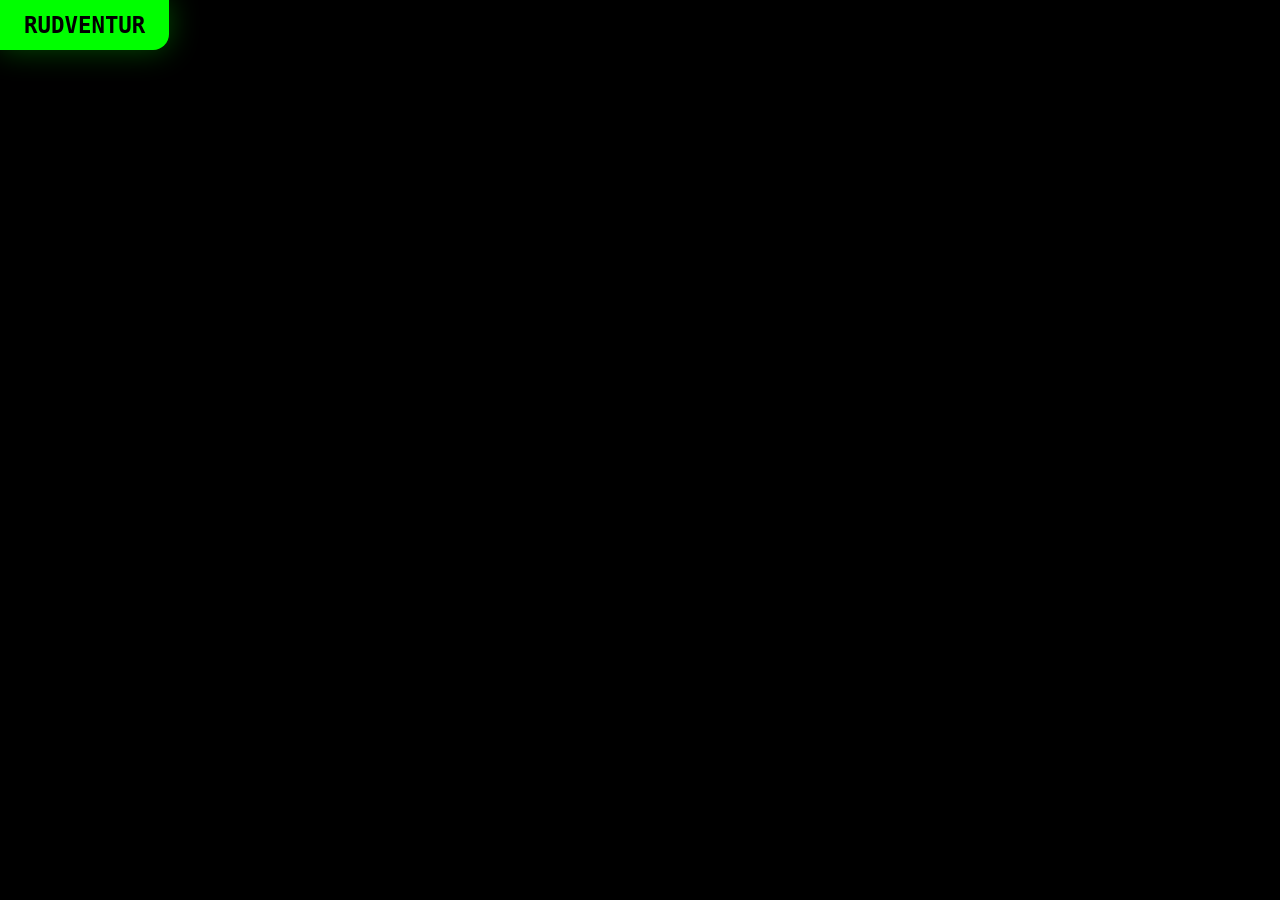
<file: notch-menu-final.html>
<!DOCTYPE html>
<html lang="en">
<head>
  <meta charset="UTF-8" />
  <meta name="viewport" content="width=device-width, initial-scale=1.0"/>
  <title>RUDVENTUR Notch Menu</title>
  <style>
    :root {
      --bg: #000;
      --neon: #0f0;
      --panel: #001100;
      --dash: #0a0;
      --electric: #ff0;
    }
    * {
      box-sizing: border-box;
      margin: 0;
      padding: 0;
    }
    body {
      height: 100vh;
      background: var(--bg);
      color: var(--neon);
      font-family: monospace;
      overflow: hidden;
    }

    /* Notch */
    #notch {
      position: fixed;
      top: 0;
      left: 0;
      background: var(--neon);
      color: #000;
      padding: 12px 24px;
      font-weight: 900;
      font-size: 1.4rem;
      box-shadow: 0 0 30px rgba(0,255,0,0.3);
      cursor: pointer;
      border-radius: 0 0 16px 0;
      z-index: 9999;
      user-select: none;
    }

    /* Dash border around notch when closed */
    #notch::before {
      content: "---------------------";
      position: absolute;
      top: -10px;
      left: 0;
      color: var(--dash);
      font-size: 0.7rem;
      letter-spacing: 1px;
      opacity: 0.4;
      pointer-events: none;
    }

    /* Menu container */
    #notch-menu {
      position: fixed;
      top: 56px;
      left: 0;
      background: var(--panel);
      border: 4px solid var(--neon);
      border-top: none;
      width: 340px;
      max-height: 80vh;
      overflow-y: auto;
      padding: 16px;
      border-radius: 0 0 16px 16px;
      box-shadow: 0 0 40px rgba(0,255,0,0.15);
      display: none;
      z-index: 9998;
    }

    /* Dash surround when menu is open */
    #notch-menu.open {
      border-image: repeating-linear-gradient(
        to right,
        var(--dash) 0,
        var(--dash) 6px,
        transparent 6px,
        transparent 12px
      ) 30 stretch;
    }

    .menu-item {
      display: block;
      width: 100%;
      padding: 12px 16px;
      margin: 8px 0;
      background: #000;
      border: 2px solid var(--neon);
      color: var(--neon);
      font-weight: bold;
      text-align: left;
      cursor: pointer;
      border-radius: 8px;
      transition: all 0.2s;
    }

    .menu-item:hover {
      background: var(--neon);
      color: #000;
      box-shadow: 0 0 20px rgba(0,255,0,0.5);
    }

    /* Special styling for electricity/donation button */
    .menu-item.electric {
      background: linear-gradient(90deg, #330, #550);
      border-color: var(--electric);
      color: var(--electric);
      animation: electricPulse 2s ease-in-out infinite;
    }

    .menu-item.electric:hover {
      background: var(--electric);
      color: #000;
      box-shadow: 0 0 30px rgba(255,255,0,0.7);
    }

    @keyframes electricPulse {
      0%, 100% { box-shadow: 0 0 5px rgba(255,255,0,0.3); }
      50% { box-shadow: 0 0 20px rgba(255,255,0,0.6); }
    }

    /* ChemVentur special styling */
    .menu-item.chemventur {
      background: linear-gradient(90deg, #330, #550);
      border-color: #ff0;
      color: #ff0;
    }

    .menu-item.chemventur:hover {
      background: #ff0;
      color: #000;
      box-shadow: 0 0 30px rgba(255,255,0,0.7);
    }

    .sub-menu {
      margin-left: 20px;
      padding-left: 12px;
      border-left: 3px dashed var(--dash);
      display: none;
    }

    .sub-item {
      padding: 8px;
      color: #0a0;
      cursor: pointer;
      transition: all 0.2s;
    }

    .sub-item:hover {
      color: #fff;
      text-decoration: underline;
    }

    /* Tiny dash decoration under menu */
    #notch-menu::after {
      content: "------------------------------------";
      display: block;
      text-align: center;
      color: var(--dash);
      font-size: 0.6rem;
      letter-spacing: 2px;
      margin-top: 12px;
      opacity: 0.5;
    }
  </style>
<link rel="manifest" href="manifest.webmanifest">
<meta name="theme-color" content="#000000">
<meta name="mobile-web-app-capable" content="yes">
<meta name="apple-mobile-web-app-capable" content="yes">
<meta name="apple-mobile-web-app-status-bar-style" content="black-translucent">
<link rel="apple-touch-icon" href="/RudVentur.com/embed/apple-touch-icon.png">
<script src="https://rudventur.github.io/RudVentur.com/embed/rvView.js"></script>
<script src="https://rudventur.github.io/RudVentur.com/embed/useRbox.js" data-service="windows13" defer></script>
</head>
<body>

<div data-explain="Opens or closes the RUDVENTUR menu: maps, tools, radio, games, ChemVentur and view choices." id="notch" onclick="toggleMenu()">RUDVENTUR</div>

<div id="notch-menu">
  <div class="menu-item" data-explain="Opens or closes the Maps group." onclick="toggleSub(this)">🗺️ MAPS</div>
  <div class="sub-menu">
    <div class="sub-item" data-explain="Opens Map Merger Venti filling the whole screen." onclick="launchMapMerger('fullscreen')">🖥️ Full Screen</div>
    <div class="sub-item" data-explain="Opens Map Merger Venti in a window." onclick="launchMapMerger('window')">🪟 Window</div>
    <div class="sub-item" data-explain="Opens Map Merger Venti in a new browser tab." onclick="launchMapMerger('tab')">🔗 New Tab</div>
    <div class="sub-item" data-explain="Opens the Map Merger Venti source code on GitHub." onclick="window.open('https://github.com/rudventur/map-merger-venti', '_blank')">📂 GitHub Source</div>
  </div>

  <div class="menu-item" data-explain="Opens or closes the Tools group." onclick="toggleSub(this)">🛠️ TOOLS</div>
  <div class="sub-menu">
    <div class="sub-item" data-explain="Opens Map Merger Venti in a new browser tab." onclick="launchMapMerger('tab')">Map Merger</div>
    <div class="sub-item" data-explain="Opens Global Chat with its prompt builder for Claude, Grok, ChatGPT and others, inside the translator." onclick="window.open('https://rudventur.github.io/map-merger-venti/translator_v7.html?tab=chat', '_blank')">AI Chats</div>
    <div class="sub-item" data-explain="Opens the RUDVENTUR translator: translate, chat with translation and on-screen keyboards." onclick="window.open('https://rudventur.github.io/map-merger-venti/translator_v7.html', '_blank')">Translator</div>
    <div class="sub-item" data-explain="Opens the public chat room with every message translated into your language." onclick="window.open('https://rudventur.github.io/map-merger-venti/translator_v7.html?tab=chat', '_blank')">Global Chat</div>
  </div>

  <div class="menu-item" data-explain="Opens or closes the Radio group." onclick="toggleSub(this)">📻 RADIO</div>
  <div class="sub-menu">
    <div class="sub-item" data-explain="Opens Radio Garden: turn the globe and listen to live radio stations from every country." onclick="window.open('https://radio.garden/', '_blank')">Radio Garden</div>
  </div>

  <div class="menu-item" data-explain="Opens or closes the Games group." onclick="toggleSub(this)">🎮 GAMES</div>
  <div class="sub-menu">
    <div class="sub-item" data-explain="Opens the Cheese Ouiji Empire game in a new tab." onclick="window.open('https://rudventur.github.io/cheese-ouiji-empire/', '_blank')">🧀 Cheese Ouiji Empire</div>
    <div class="sub-item" data-explain="Opens ChemVentur in a new browser tab." onclick="launchChemVentur('tab')">☢️ ChemVentur</div>
    <div class="sub-item" data-explain="Opens Soldat.pl in a new tab." onclick="window.open('https://www.soldat.pl', '_blank')">🔫 Soldat.pl</div>
  </div>

  <div class="menu-item chemventur" data-explain="Opens or closes the ChemVentur group." onclick="toggleSub(this)">☢️ CHEMVENTUR</div>
  <div class="sub-menu">
    <div class="sub-item" data-explain="Opens ChemVentur filling the whole screen." onclick="launchChemVentur('fullscreen')">🖥️ Full Screen</div>
    <div class="sub-item" data-explain="Opens ChemVentur in a window." onclick="launchChemVentur('window')">🪟 Window</div>
    <div class="sub-item" data-explain="Opens ChemVentur in a new browser tab." onclick="launchChemVentur('tab')">🔗 New Tab</div>
    <div class="sub-item" data-explain="Opens the ChemVentur source code on GitHub." onclick="window.open('https://github.com/rudventur/ChemVentur', '_blank')">📂 GitHub Source</div>
  </div>

  <!-- VIEW — shared RUDVENTUR view modes (rvView.js), same as the hub's logo menu -->
  <div class="menu-item" data-explain="Opens or closes the view choices." onclick="toggleSub(this)">🖥️ VIEW</div>
  <div class="sub-menu">
    <div class="sub-item" data-explain="Fills the screen in landscape orientation." onclick="rvView.set('horizontal')">Full Screen Horizontal</div>
    <div class="sub-item" data-explain="Fills the screen in a wide panoramic layout." onclick="rvView.set('panoramic')">Full Screen Panoramic</div>
    <div class="sub-item" data-explain="Fills the screen in portrait orientation." onclick="rvView.set('vertical')">Full Screen Vertical</div>
    <div class="sub-item" data-explain="Back to the normal browser view." onclick="rvView.set('normal')">Normal / Default Browser</div>
  </div>

  <div class="menu-item electric" data-explain="Supports RUDVENTUR on Ko-fi (pays for hosting and electricity)." onclick="buyElectricity()">⚡ Buy Pumpkin Electricity! 🎃</div>

  <div class="menu-item">🌐 CUSTOM URL</div>
</div>

<script>
function toggleMenu() {
  const menu = document.getElementById("notch-menu");
  menu.classList.toggle("open");
  menu.style.display = menu.classList.contains("open") ? "block" : "none";
}

function toggleSub(el) {
  const sub = el.nextElementSibling;
  if (sub && sub.classList.contains("sub-menu")) {
    sub.style.display = sub.style.display === "block" ? "none" : "block";
  }
}

// Close menu when clicking outside
document.addEventListener("click", e => {
  const notch = document.getElementById("notch");
  const menu = document.getElementById("notch-menu");
  if (!notch.contains(e.target) && !menu.contains(e.target)) {
    menu.classList.remove("open");
    menu.style.display = "none";
  }
});

// ChemVentur Launcher
function launchChemVentur(mode) {
  const gameUrl = "https://rudventur.github.io/ChemVentur/";
  
  if (mode === 'fullscreen') {
    // Open in new tab and request fullscreen
    const win = window.open(gameUrl, '_blank');
    // Try to go fullscreen after a short delay
    setTimeout(() => {
      if (win && win.document && win.document.documentElement) {
        try {
          win.document.documentElement.requestFullscreen();
        } catch(e) {
          console.log("Fullscreen not supported or blocked");
        }
      }
    }, 1000);
  } else if (mode === 'window') {
    // Open in popup window
    const width = 1200;
    const height = 800;
    const left = (screen.width - width) / 2;
    const top = (screen.height - height) / 2;
    window.open(
      gameUrl, 
      'ChemVentur', 
      `width=${width},height=${height},left=${left},top=${top},resizable=yes,scrollbars=yes`
    );
  } else if (mode === 'tab') {
    // Open in new tab
    window.open(gameUrl, '_blank');
  }
}

// Map Merger Launcher
function launchMapMerger(mode) {
  const mapUrl = "https://rudventur.github.io/map-merger-venti/";

  if (mode === 'fullscreen') {
    // Open in new tab and request fullscreen
    const win = window.open(mapUrl, '_blank');
    // Try to go fullscreen after a short delay
    setTimeout(() => {
      if (win && win.document && win.document.documentElement) {
        try {
          win.document.documentElement.requestFullscreen();
        } catch(e) {
          console.log("Fullscreen not supported or blocked");
        }
      }
    }, 1000);
  } else if (mode === 'window') {
    // Open in popup window
    const width = 1200;
    const height = 800;
    const left = (screen.width - width) / 2;
    const top = (screen.height - height) / 2;
    window.open(
      mapUrl,
      'MapMerger',
      `width=${width},height=${height},left=${left},top=${top},resizable=yes,scrollbars=yes`
    );
  } else if (mode === 'tab') {
    // Open in new tab
    window.open(mapUrl, '_blank');
  }
}

// Ko-fi Donation
function buyElectricity() {
  // the RUDVENTUR Ko-fi page (the same link the shared useRbox uses)
  const kofiUrl = "https://ko-fi.com/rudventur";
  window.open(kofiUrl, '_blank');
}
</script>

</body>
</html>
</file>
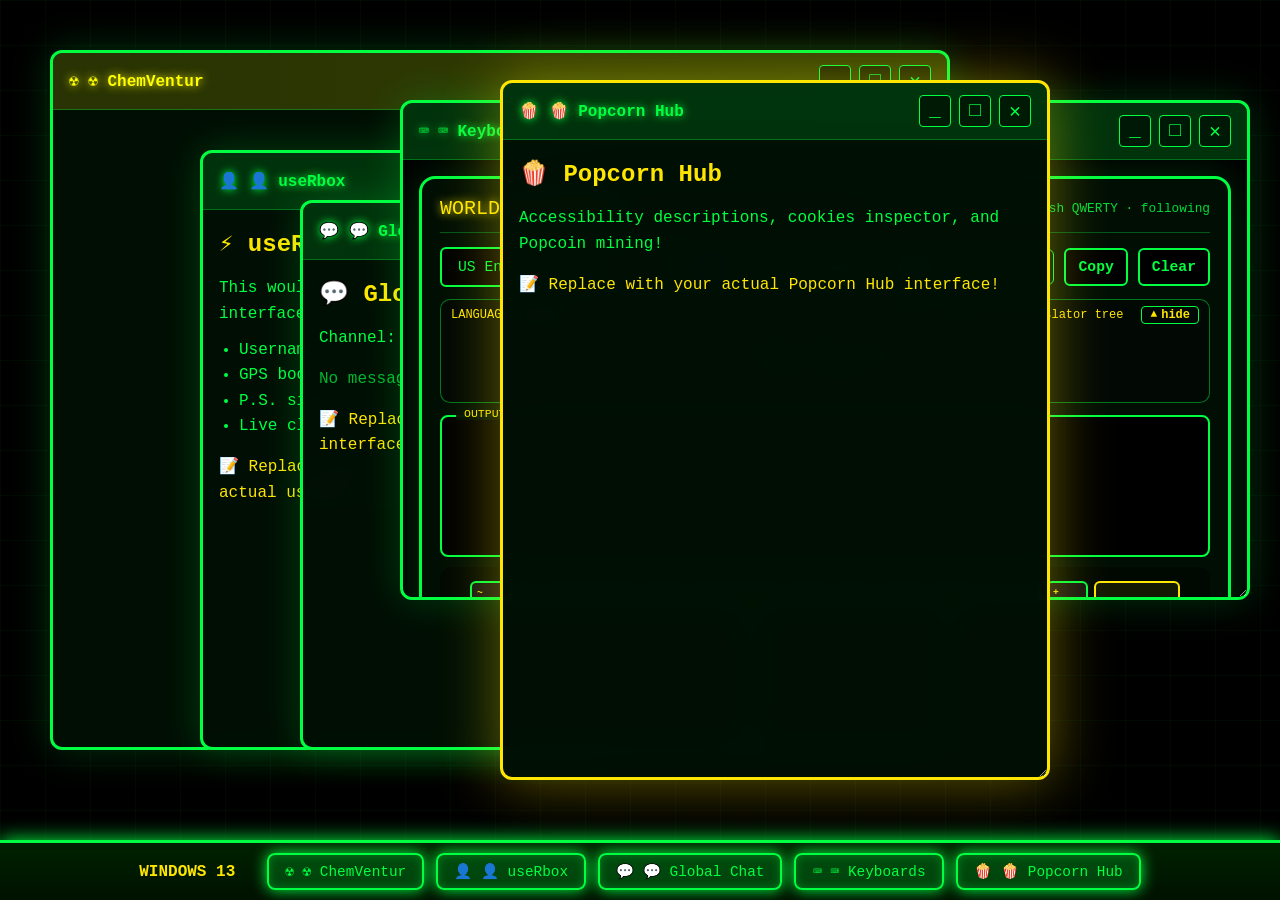
<file: taskbar-window-system (1).html>
<!DOCTYPE html>
<html lang="en">
<head>
<meta charset="UTF-8" />
<meta name="viewport" content="width=device-width, initial-scale=1.0"/>
<title>🪟 Window System + Taskbar - Windows 13</title>

<style>
:root {
  --neon: #00ff41;
  --yellow: #ffe600;
  --bg: #000;
  --panel-bg: rgba(0, 15, 5, 0.96);
}

* { box-sizing: border-box; margin: 0; padding: 0; }

body {
  background: #000;
  color: var(--neon);
  font-family: 'Courier New', monospace;
  height: 100vh;
  overflow: hidden;
  background-image: 
    linear-gradient(rgba(0,255,65,0.04) 1px, transparent 1px),
    linear-gradient(90deg, rgba(0,255,65,0.04) 1px, transparent 1px);
  background-size: 45px 45px;
}

/* ===== DESKTOP ===== */
#desktop {
  position: relative;
  width: 100%;
  height: 100%;
  padding-bottom: 60px; /* Space for taskbar */
}

/* ===== FLOATING WINDOW ===== */
.window {
  position: absolute;
  background: var(--panel-bg);
  border: 3px solid var(--neon);
  border-radius: 12px;
  box-shadow: 0 0 40px rgba(0,255,65,0.2);
  backdrop-filter: blur(12px);
  overflow: hidden;
  resize: both;
  min-width: 400px;
  min-height: 300px;
  z-index: 100;
  display: flex;
  flex-direction: column;
}

.window.minimized {
  display: none;
}

.window.maximized {
  top: 0 !important;
  left: 0 !important;
  width: 100% !important;
  height: calc(100% - 60px) !important;
  border-radius: 0;
  resize: none;
}

.window.active {
  z-index: 1000;
  border-color: var(--yellow);
  box-shadow: 0 0 60px rgba(255,230,0,0.4);
}

/* ===== WINDOW HEADER ===== */
.window-header {
  background: rgba(0,255,65,0.15);
  padding: 12px 16px;
  cursor: move;
  display: flex;
  justify-content: space-between;
  align-items: center;
  border-bottom: 1px solid rgba(0,255,65,0.3);
  user-select: none;
}

.window-title {
  font-weight: bold;
  font-size: 1rem;
  color: var(--neon);
  text-shadow: 0 0 8px var(--neon);
  display: flex;
  align-items: center;
  gap: 8px;
}

.window-controls {
  display: flex;
  gap: 8px;
}

.window-btn {
  width: 32px;
  height: 32px;
  border: 1px solid var(--neon);
  background: rgba(0,0,0,0.5);
  color: var(--neon);
  border-radius: 4px;
  cursor: pointer;
  display: flex;
  align-items: center;
  justify-content: center;
  font-size: 1.2rem;
  transition: all 0.2s;
}

.window-btn:hover {
  background: var(--neon);
  color: #000;
  transform: scale(1.1);
}

.window-btn.close:hover {
  background: #f00;
  border-color: #f00;
  color: #fff;
}

/* ===== WINDOW CONTENT ===== */
.window-content {
  flex: 1;
  overflow: auto;
  padding: 16px;
}

.window-content.no-padding {
  padding: 0;
}

/* ===== TASKBAR ===== */
#taskbar {
  position: fixed;
  bottom: 0;
  left: 0;
  width: 100%;
  height: 60px;
  background: linear-gradient(to top, #010, #020);
  border-top: 3px solid var(--neon);
  box-shadow: 0 0 20px var(--neon);
  display: flex;
  align-items: center;
  justify-content: center;
  padding: 0 20px;
  z-index: 10000;
  gap: 12px;
  overflow-x: auto;
}

.taskbar-item {
  background: #020;
  color: var(--neon);
  border: 2px solid var(--neon);
  padding: 8px 16px;
  border-radius: 8px;
  cursor: pointer;
  font-size: 0.9rem;
  white-space: nowrap;
  box-shadow: 0 0 10px var(--neon);
  transition: all 0.3s;
  min-width: 150px;
  text-align: center;
  display: flex;
  align-items: center;
  gap: 8px;
  justify-content: center;
}

.taskbar-item:hover {
  background: var(--neon);
  color: #000;
  transform: translateY(-4px);
  box-shadow: 0 0 20px var(--neon);
}

.taskbar-item.active {
  background: rgba(0,255,65,0.2);
  box-shadow: 0 0 15px var(--neon), inset 0 0 10px rgba(0,255,65,0.3);
}

/* ===== IFRAME STYLING ===== */
iframe {
  width: 100%;
  height: 100%;
  border: none;
  border-radius: 0 0 8px 8px;
}

/* ===== SCROLLBAR ===== */
.window-content::-webkit-scrollbar,
#taskbar::-webkit-scrollbar {
  width: 8px;
  height: 8px;
}

.window-content::-webkit-scrollbar-track,
#taskbar::-webkit-scrollbar-track {
  background: #000;
}

.window-content::-webkit-scrollbar-thumb,
#taskbar::-webkit-scrollbar-thumb {
  background: var(--neon);
  border-radius: 4px;
}

/* ===== DEMO CONTENT ===== */
.demo-content {
  color: var(--neon);
  line-height: 1.6;
}

.demo-content h2 {
  color: var(--yellow);
  margin-bottom: 12px;
}

.demo-content p {
  margin-bottom: 10px;
}
</style>
</head>

<body>

<div id="desktop">
  
  <!-- EXAMPLE WINDOWS (will be dynamically created) -->
  
</div>

<!-- TASKBAR -->
<div id="taskbar">
  <div style="color: var(--yellow); font-weight: bold; margin-right: 20px;">WINDOWS 13</div>
  <!-- Taskbar items will be added here dynamically -->
</div>

<script>
/* ===== WINDOW MANAGER ===== */
const WindowManager = {
  windows: {},
  zIndex: 100,
  dragState: { active: false, windowId: null, offsetX: 0, offsetY: 0 },
  
  createWindow(options) {
    const id = options.id || 'win_' + Date.now();
    const win = document.createElement('div');
    win.className = 'window';
    win.id = id;
    win.style.left = (options.x || 100) + 'px';
    win.style.top = (options.y || 100) + 'px';
    win.style.width = (options.width || 600) + 'px';
    win.style.height = (options.height || 400) + 'px';
    
    // Special styling for ChemVentur
    const isChemVentur = options.title && options.title.includes('ChemVentur');
    const titleStyle = isChemVentur ? 'color: #ff0; text-shadow: 0 0 10px #ff0;' : '';
    const headerStyle = isChemVentur ? 'background: linear-gradient(90deg, rgba(136,136,0,0.3), rgba(255,255,0,0.2));' : '';
    
    win.innerHTML = `
      <div class="window-header" style="${headerStyle}">
        <div class="window-title" style="${titleStyle}">
          ${options.icon || '🪟'} ${options.title || 'Window'}
        </div>
        <div class="window-controls">
          <div class="window-btn minimize" onclick="WindowManager.minimize('${id}')">_</div>
          <div class="window-btn maximize" onclick="WindowManager.toggleMaximize('${id}')">□</div>
          <div class="window-btn close" onclick="WindowManager.close('${id}')">✕</div>
        </div>
      </div>
      <div class="window-content ${options.noPadding ? 'no-padding' : ''}">
        ${options.content || ''}
      </div>
    `;
    
    document.getElementById('desktop').appendChild(win);
    
    // Add to manager
    this.windows[id] = {
      element: win,
      title: options.title,
      icon: options.icon,
      minimized: false,
      maximized: false
    };
    
    // Setup drag
    const header = win.querySelector('.window-header');
    header.addEventListener('mousedown', (e) => this.startDrag(e, id));
    
    // Bring to front on click
    win.addEventListener('mousedown', () => this.bringToFront(id));
    
    // Add to taskbar
    this.addToTaskbar(id);
    
    // Make active
    this.bringToFront(id);
    
    return id;
  },
  
  minimize(id) {
    const win = this.windows[id];
    if (!win) return;
    
    win.element.classList.add('minimized');
    win.minimized = true;
    this.updateTaskbar();
  },
  
  restore(id) {
    const win = this.windows[id];
    if (!win) return;
    
    win.element.classList.remove('minimized');
    win.minimized = false;
    this.bringToFront(id);
    this.updateTaskbar();
  },
  
  toggleMaximize(id) {
    const win = this.windows[id];
    if (!win) return;
    
    if (win.maximized) {
      win.element.classList.remove('maximized');
      win.maximized = false;
    } else {
      win.element.classList.add('maximized');
      win.maximized = true;
    }
  },
  
  close(id) {
    const win = this.windows[id];
    if (!win) return;
    
    win.element.remove();
    delete this.windows[id];
    this.updateTaskbar();
  },
  
  bringToFront(id) {
    // Remove active from all
    Object.values(this.windows).forEach(w => w.element.classList.remove('active'));
    
    // Set active
    const win = this.windows[id];
    if (win && !win.minimized) {
      this.zIndex++;
      win.element.style.zIndex = this.zIndex;
      win.element.classList.add('active');
    }
  },
  
  startDrag(e, id) {
    const win = this.windows[id];
    if (!win || win.maximized) return;
    
    this.dragState.active = true;
    this.dragState.windowId = id;
    this.dragState.offsetX = e.clientX - win.element.offsetLeft;
    this.dragState.offsetY = e.clientY - win.element.offsetTop;
    
    document.addEventListener('mousemove', this.onDrag);
    document.addEventListener('mouseup', this.stopDrag);
    
    e.preventDefault();
  },
  
  onDrag(e) {
    if (!WindowManager.dragState.active) return;
    
    const id = WindowManager.dragState.windowId;
    const win = WindowManager.windows[id];
    if (!win) return;
    
    win.element.style.left = (e.clientX - WindowManager.dragState.offsetX) + 'px';
    win.element.style.top = (e.clientY - WindowManager.dragState.offsetY) + 'px';
  },
  
  stopDrag() {
    WindowManager.dragState.active = false;
    document.removeEventListener('mousemove', WindowManager.onDrag);
    document.removeEventListener('mouseup', WindowManager.stopDrag);
  },
  
  addToTaskbar(id) {
    this.updateTaskbar();
  },
  
  updateTaskbar() {
    const taskbar = document.getElementById('taskbar');
    const existingItems = taskbar.querySelectorAll('.taskbar-item');
    existingItems.forEach(item => item.remove());
    
    Object.entries(this.windows).forEach(([id, win]) => {
      const item = document.createElement('div');
      item.className = 'taskbar-item';
      if (!win.minimized) item.classList.add('active');
      item.innerHTML = `${win.icon || '🪟'} ${win.title || 'Window'}`;
      item.onclick = () => {
        if (win.minimized) {
          this.restore(id);
        } else {
          this.bringToFront(id);
        }
      };
      taskbar.appendChild(item);
    });
  }
};

/* ===== CREATE DEMO WINDOWS ===== */

// ChemVentur Window
WindowManager.createWindow({
  id: 'chemventur',
  title: '☢️ ChemVentur',
  icon: '☢️',
  x: 50,
  y: 50,
  width: 900,
  height: 700,
  noPadding: true,
  content: '<iframe src="https://rudventur.github.io/ChemVentur/" allowfullscreen></iframe>'
});

// useRbox Window
WindowManager.createWindow({
  id: 'userbox',
  title: '👤 useRbox',
  icon: '👤',
  x: 200,
  y: 150,
  width: 400,
  height: 600,
  content: `
    <div class="demo-content">
      <h2>⚡ useRbox v2.0</h2>
      <p>This would contain your useRbox interface with:</p>
      <ul style="margin-left: 20px; margin-top: 10px;">
        <li>Username field</li>
        <li>GPS bookmarks</li>
        <li>P.S. signature</li>
        <li>Live clock</li>
      </ul>
      <p style="margin-top: 15px; color: var(--yellow);">
        📝 Replace this content with your actual useRbox HTML!
      </p>
    </div>
  `
});

// Global Chat Window
WindowManager.createWindow({
  id: 'chat',
  title: '💬 Global Chat',
  icon: '💬',
  x: 300,
  y: 200,
  width: 450,
  height: 550,
  content: `
    <div class="demo-content">
      <h2>💬 Global Chat</h2>
      <p>Channel: <strong style="color: var(--yellow);">main</strong></p>
      <p style="margin-top: 15px; opacity: 0.7;">No messages yet. Say hi! 👋</p>
      <p style="margin-top: 15px; color: var(--yellow);">
        📝 Replace with your actual chat interface!
      </p>
    </div>
  `
});

// Keyboard Window
WindowManager.createWindow({
  id: 'keyboard',
  title: '⌨️ Keyboards',
  icon: '⌨️',
  x: 400,
  y: 100,
  width: 850,
  height: 500,
  noPadding: true,
  content: '<iframe src="keyboard-realistic.html" style="width:100%; height:100%; border:none;"></iframe>'
});

// Popcorn Hub Window
WindowManager.createWindow({
  id: 'popcorn',
  title: '🍿 Popcorn Hub',
  icon: '🍿',
  x: 500,
  y: 80,
  width: 550,
  height: 700,
  content: `
    <div class="demo-content">
      <h2>🍿 Popcorn Hub</h2>
      <p>Accessibility descriptions, cookies inspector, and Popcoin mining!</p>
      <p style="margin-top: 15px; color: var(--yellow);">
        📝 Replace with your actual Popcorn Hub interface!
      </p>
    </div>
  `
});

/* ===== KEYBOARD SHORTCUTS ===== */
document.addEventListener('keydown', (e) => {
  // Alt+W to close active window
  if (e.altKey && e.key === 'w') {
    const activeWin = Object.entries(WindowManager.windows)
      .find(([id, win]) => win.element.classList.contains('active'));
    if (activeWin) WindowManager.close(activeWin[0]);
  }
  
  // Alt+M to minimize active window
  if (e.altKey && e.key === 'm') {
    const activeWin = Object.entries(WindowManager.windows)
      .find(([id, win]) => win.element.classList.contains('active'));
    if (activeWin) WindowManager.minimize(activeWin[0]);
  }
});

console.log('🎃 WINDOWS 13 - Window System Loaded!');
console.log('Keyboard shortcuts:');
console.log('  Alt+W - Close active window');
console.log('  Alt+M - Minimize active window');
</script>

</body>
</html>
</file>
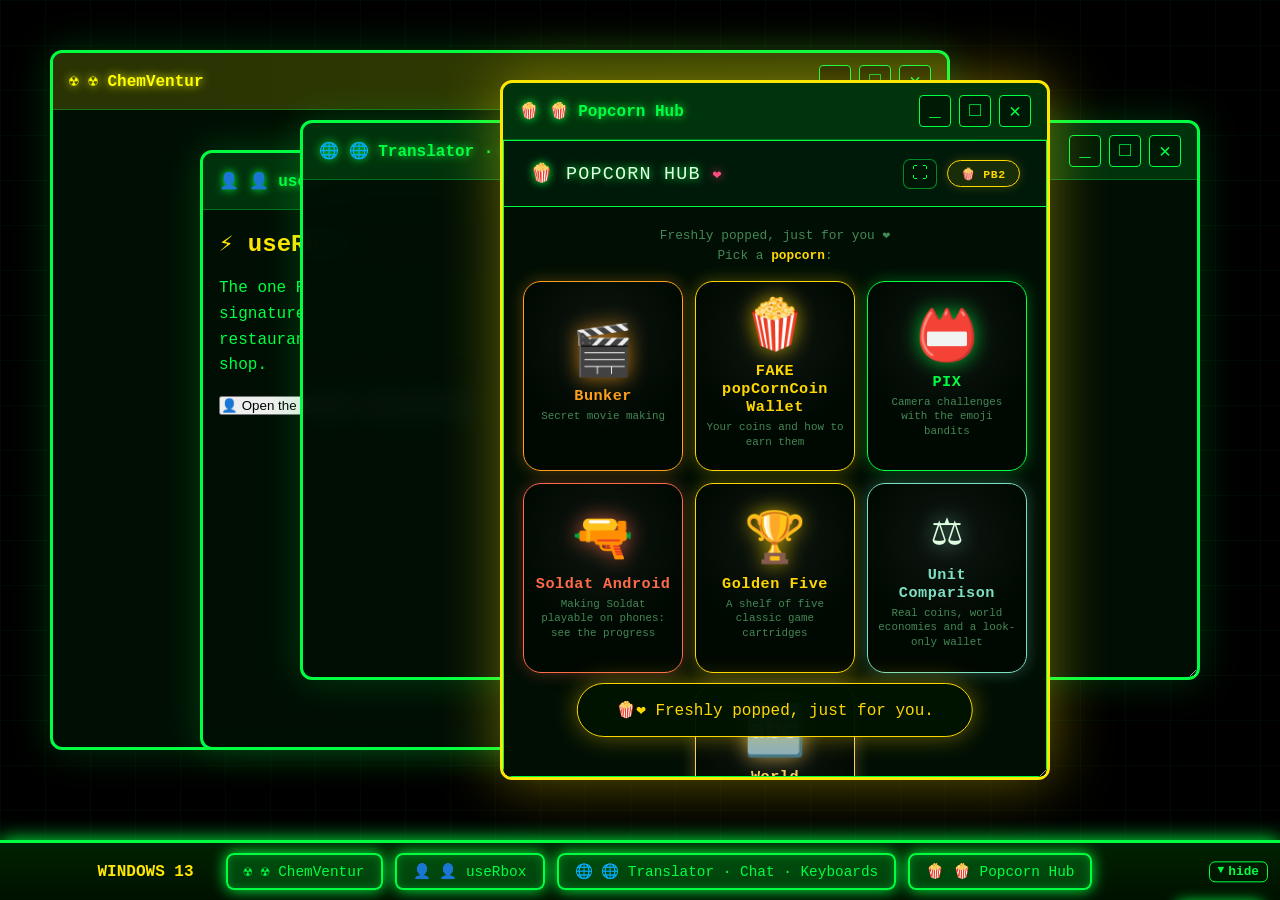
<file: taskbar-window-system.html>
<!DOCTYPE html>
<html lang="en">
<head>
<meta charset="UTF-8" />
<meta name="viewport" content="width=device-width, initial-scale=1.0"/>
<title>🪟 Window System + Taskbar - Windows 13</title>

<style>
:root {
  --neon: #00ff41;
  --yellow: #ffe600;
  --bg: #000;
  --panel-bg: rgba(0, 15, 5, 0.96);
}

* { box-sizing: border-box; margin: 0; padding: 0; }

body {
  background: #000;
  color: var(--neon);
  font-family: 'Courier New', monospace;
  height: 100vh;
  overflow: hidden;
  background-image: 
    linear-gradient(rgba(0,255,65,0.04) 1px, transparent 1px),
    linear-gradient(90deg, rgba(0,255,65,0.04) 1px, transparent 1px);
  background-size: 45px 45px;
}

/* ===== DESKTOP ===== */
#desktop {
  position: relative;
  width: 100%;
  height: 100%;
  padding-bottom: 60px; /* Space for taskbar */
}

/* ===== FLOATING WINDOW ===== */
.window {
  position: absolute;
  background: var(--panel-bg);
  border: 3px solid var(--neon);
  border-radius: 12px;
  box-shadow: 0 0 40px rgba(0,255,65,0.2);
  backdrop-filter: blur(12px);
  overflow: hidden;
  resize: both;
  min-width: min(400px, calc(100vw - 16px));
  min-height: 300px;
  z-index: 100;
  display: flex;
  flex-direction: column;
}

.window.minimized {
  display: none;
}

.window.maximized {
  top: 0 !important;
  left: 0 !important;
  width: 100% !important;
  height: calc(100% - 60px) !important;
  border-radius: 0;
  resize: none;
}

.window.active {
  z-index: 1000;
  border-color: var(--yellow);
  box-shadow: 0 0 60px rgba(255,230,0,0.4);
}

/* ===== WINDOW HEADER ===== */
.window-header {
  background: rgba(0,255,65,0.15);
  padding: 12px 16px;
  cursor: move;
  display: flex;
  justify-content: space-between;
  align-items: center;
  border-bottom: 1px solid rgba(0,255,65,0.3);
  user-select: none;
}

.window-title {
  font-weight: bold;
  font-size: 1rem;
  color: var(--neon);
  text-shadow: 0 0 8px var(--neon);
  display: flex;
  align-items: center;
  gap: 8px;
}

.window-controls {
  display: flex;
  gap: 8px;
}

.window-btn {
  width: 32px;
  height: 32px;
  border: 1px solid var(--neon);
  background: rgba(0,0,0,0.5);
  color: var(--neon);
  border-radius: 4px;
  cursor: pointer;
  display: flex;
  align-items: center;
  justify-content: center;
  font-size: 1.2rem;
  transition: all 0.2s;
}

.window-btn:hover {
  background: var(--neon);
  color: #000;
  transform: scale(1.1);
}

.window-btn.close:hover {
  background: #f00;
  border-color: #f00;
  color: #fff;
}

/* ===== WINDOW CONTENT ===== */
.window-content {
  flex: 1;
  overflow: auto;
  padding: 16px;
}

.window-content.no-padding {
  padding: 0;
}

/* ===== TASKBAR ===== */
#taskbar {
  position: fixed;
  bottom: 0;
  left: 0;
  width: 100%;
  height: 60px;
  background: linear-gradient(to top, #010, #020);
  border-top: 3px solid var(--neon);
  box-shadow: 0 0 20px var(--neon);
  display: flex;
  align-items: center;
  justify-content: center;
  padding: 0 20px;
  z-index: 10000;
  gap: 12px;
  overflow-x: auto;
}

.taskbar-item {
  background: #020;
  color: var(--neon);
  border: 2px solid var(--neon);
  padding: 8px 16px;
  border-radius: 8px;
  cursor: pointer;
  font-size: 0.9rem;
  white-space: nowrap;
  box-shadow: 0 0 10px var(--neon);
  transition: all 0.3s;
  min-width: 150px;
  text-align: center;
  display: flex;
  align-items: center;
  gap: 8px;
  justify-content: center;
}

.taskbar-item:hover {
  background: var(--neon);
  color: #000;
  transform: translateY(-4px);
  box-shadow: 0 0 20px var(--neon);
}

.taskbar-item.active {
  background: rgba(0,255,65,0.2);
  box-shadow: 0 0 15px var(--neon), inset 0 0 10px rgba(0,255,65,0.3);
}

/* ===== IFRAME STYLING ===== */
iframe {
  width: 100%;
  height: 100%;
  border: none;
  border-radius: 0 0 8px 8px;
}

/* ===== SCROLLBAR ===== */
.window-content::-webkit-scrollbar,
#taskbar::-webkit-scrollbar {
  width: 8px;
  height: 8px;
}

.window-content::-webkit-scrollbar-track,
#taskbar::-webkit-scrollbar-track {
  background: #000;
}

.window-content::-webkit-scrollbar-thumb,
#taskbar::-webkit-scrollbar-thumb {
  background: var(--neon);
  border-radius: 4px;
}

/* ===== DEMO CONTENT ===== */
.demo-content {
  color: var(--neon);
  line-height: 1.6;
}

.demo-content h2 {
  color: var(--yellow);
  margin-bottom: 12px;
}

.demo-content p {
  margin-bottom: 10px;
}
</style>
<link rel="manifest" href="manifest.webmanifest">
<meta name="theme-color" content="#000000">
<meta name="mobile-web-app-capable" content="yes">
<meta name="apple-mobile-web-app-capable" content="yes">
<meta name="apple-mobile-web-app-status-bar-style" content="black-translucent">
<link rel="apple-touch-icon" href="/RudVentur.com/embed/apple-touch-icon.png">
<script src="https://rudventur.github.io/RudVentur.com/embed/rvView.js"></script>
<script src="https://rudventur.github.io/RudVentur.com/embed/useRbox.js" data-service="windows13" defer></script>
</head>

<body>

<div id="desktop">
  
  <!-- EXAMPLE WINDOWS (will be dynamically created) -->
  
</div>

<!-- TASKBAR -->
<div id="taskbar">
  <div data-rv-logo style="color: var(--yellow); font-weight: bold; margin-right: 20px;">WINDOWS 13</div>
  <!-- Taskbar items will be added here dynamically -->
</div>

<script>
/* ===== WINDOW MANAGER ===== */
const WindowManager = {
  windows: {},
  zIndex: 100,
  dragState: { active: false, windowId: null, offsetX: 0, offsetY: 0 },
  
  createWindow(options) {
    const id = options.id || 'win_' + Date.now();
    const win = document.createElement('div');
    win.className = 'window';
    win.id = id;
    // Keep new windows on screen (on a phone they used to open past the
    // right edge and stretch the whole page sideways).
    const vw = window.innerWidth, vh = window.innerHeight - 60;
    const ww = Math.min(options.width || 600, vw - 16), wh = Math.min(options.height || 400, vh - 16);
    win.style.left = Math.max(8, Math.min(options.x || 100, vw - ww - 8)) + 'px';
    win.style.top = Math.max(8, Math.min(options.y || 100, vh - wh - 8)) + 'px';
    win.style.width = ww + 'px';
    win.style.height = wh + 'px';
    
    // Special styling for ChemVentur
    const isChemVentur = options.title && options.title.includes('ChemVentur');
    const titleStyle = isChemVentur ? 'color: #ff0; text-shadow: 0 0 10px #ff0;' : '';
    const headerStyle = isChemVentur ? 'background: linear-gradient(90deg, rgba(136,136,0,0.3), rgba(255,255,0,0.2));' : '';
    
    win.innerHTML = `
      <div class="window-header" style="${headerStyle}">
        <div class="window-title" style="${titleStyle}">
          ${options.icon || '🪟'} ${options.title || 'Window'}
        </div>
        <div class="window-controls">
          <div data-explain="Minimises this window to the taskbar." class="window-btn minimize" onclick="WindowManager.minimize('${id}')">_</div>
          <div data-explain="Makes this window fill the desktop, or back to its size." class="window-btn maximize" onclick="WindowManager.toggleMaximize('${id}')">□</div>
          <div data-explain="Closes this window." class="window-btn close" onclick="WindowManager.close('${id}')">✕</div>
        </div>
      </div>
      <div class="window-content ${options.noPadding ? 'no-padding' : ''}">
        ${options.content || ''}
      </div>
    `;
    
    document.getElementById('desktop').appendChild(win);
    
    // Add to manager
    this.windows[id] = {
      element: win,
      title: options.title,
      icon: options.icon,
      minimized: false,
      maximized: false
    };
    
    // Setup drag
    const header = win.querySelector('.window-header');
    header.addEventListener('mousedown', (e) => this.startDrag(e, id));
    
    // Bring to front on click
    win.addEventListener('mousedown', () => this.bringToFront(id));
    
    // Add to taskbar
    this.addToTaskbar(id);
    
    // Make active
    this.bringToFront(id);
    
    return id;
  },
  
  minimize(id) {
    const win = this.windows[id];
    if (!win) return;
    
    win.element.classList.add('minimized');
    win.minimized = true;
    this.updateTaskbar();
  },
  
  restore(id) {
    const win = this.windows[id];
    if (!win) return;
    
    win.element.classList.remove('minimized');
    win.minimized = false;
    this.bringToFront(id);
    this.updateTaskbar();
  },
  
  toggleMaximize(id) {
    const win = this.windows[id];
    if (!win) return;
    
    if (win.maximized) {
      win.element.classList.remove('maximized');
      win.maximized = false;
    } else {
      win.element.classList.add('maximized');
      win.maximized = true;
    }
  },
  
  close(id) {
    const win = this.windows[id];
    if (!win) return;
    
    win.element.remove();
    delete this.windows[id];
    this.updateTaskbar();
  },
  
  bringToFront(id) {
    // Remove active from all
    Object.values(this.windows).forEach(w => w.element.classList.remove('active'));
    
    // Set active
    const win = this.windows[id];
    if (win && !win.minimized) {
      this.zIndex++;
      win.element.style.zIndex = this.zIndex;
      win.element.classList.add('active');
    }
  },
  
  startDrag(e, id) {
    const win = this.windows[id];
    if (!win || win.maximized) return;
    
    this.dragState.active = true;
    this.dragState.windowId = id;
    this.dragState.offsetX = e.clientX - win.element.offsetLeft;
    this.dragState.offsetY = e.clientY - win.element.offsetTop;
    
    document.addEventListener('mousemove', this.onDrag);
    document.addEventListener('mouseup', this.stopDrag);
    
    e.preventDefault();
  },
  
  onDrag(e) {
    if (!WindowManager.dragState.active) return;
    
    const id = WindowManager.dragState.windowId;
    const win = WindowManager.windows[id];
    if (!win) return;
    
    win.element.style.left = (e.clientX - WindowManager.dragState.offsetX) + 'px';
    win.element.style.top = (e.clientY - WindowManager.dragState.offsetY) + 'px';
  },
  
  stopDrag() {
    WindowManager.dragState.active = false;
    document.removeEventListener('mousemove', WindowManager.onDrag);
    document.removeEventListener('mouseup', WindowManager.stopDrag);
  },
  
  addToTaskbar(id) {
    this.updateTaskbar();
  },
  
  updateTaskbar() {
    const taskbar = document.getElementById('taskbar');
    const existingItems = taskbar.querySelectorAll('.taskbar-item');
    existingItems.forEach(item => item.remove());
    
    Object.entries(this.windows).forEach(([id, win]) => {
      const item = document.createElement('div');
      item.className = 'taskbar-item';
      if (!win.minimized) item.classList.add('active');
      item.innerHTML = `${win.icon || '🪟'} ${win.title || 'Window'}`;
      item.onclick = () => {
        if (win.minimized) {
          this.restore(id);
        } else {
          this.bringToFront(id);
        }
      };
      taskbar.appendChild(item);
    });
  }
};

/* ===== CREATE DEMO WINDOWS ===== */

// ChemVentur Window
WindowManager.createWindow({
  id: 'chemventur',
  title: '☢️ ChemVentur',
  icon: '☢️',
  x: 50,
  y: 50,
  width: 900,
  height: 700,
  noPadding: true,
  content: '<iframe src="https://rudventur.github.io/ChemVentur/" allowfullscreen></iframe>'
});

// useRbox Window
WindowManager.createWindow({
  id: 'userbox',
  title: '👤 useRbox',
  icon: '👤',
  x: 200,
  y: 150,
  width: 400,
  height: 600,
  content: `
    <div class="demo-content">
      <h2>⚡ useRbox</h2>
      <p>The one RUDVENTUR useRbox: name, P.S. signature, GPS bookmarks, live clock, restaurant and the FAKE popCornCoin shop.</p>
      <p style="margin-top: 15px;"><button class="demo-btn" data-explain="Opens the useRbox: your profile, places, rooms and the FAKE popCornCoin shop." onclick="rvUserbox.open('mid')">👤 Open the useRbox</button>
      <button class="demo-btn" data-explain="Opens the useRbox at the profile builder, to edit your name, avatar and languages." onclick="rvUserbox.open('right')">✏️ Edit my profile</button></p>
    </div>
  `
});

// Translator Window: translation, Global Chat and the World Keyboards in one (map-merger-venti)
WindowManager.createWindow({
  id: 'translator',
  title: '🌐 Translator · Chat · Keyboards',
  icon: '🌐',
  x: 300,
  y: 120,
  width: 900,
  height: 560,
  noPadding: true,
  content: '<iframe src="https://rudventur.github.io/map-merger-venti/translator_v7.html?keyboard=1" title="Translator, chat and keyboards" allow="clipboard-write" style="width:100%; height:100%; border:none; display:block;"></iframe>'
});

// Popcorn Hub Window
WindowManager.createWindow({
  id: 'popcorn',
  title: '🍿 Popcorn Hub',
  icon: '🍿',
  x: 500,
  y: 80,
  width: 550,
  height: 700,
  noPadding: true,
  content: `
    <iframe src="bottom-right-popcorn-complete.html" title="Popcorn Hub" style="width:100%; height:100%; border:none; display:block;"></iframe>
  `
});

/* ===== KEYBOARD SHORTCUTS ===== */
document.addEventListener('keydown', (e) => {
  // Alt+W to close active window
  if (e.altKey && e.key === 'w') {
    const activeWin = Object.entries(WindowManager.windows)
      .find(([id, win]) => win.element.classList.contains('active'));
    if (activeWin) WindowManager.close(activeWin[0]);
  }
  
  // Alt+M to minimize active window
  if (e.altKey && e.key === 'm') {
    const activeWin = Object.entries(WindowManager.windows)
      .find(([id, win]) => win.element.classList.contains('active'));
    if (activeWin) WindowManager.minimize(activeWin[0]);
  }
});

console.log('🎃 WINDOWS 13 - Window System Loaded!');
console.log('Keyboard shortcuts:');
console.log('  Alt+W - Close active window');
console.log('  Alt+M - Minimize active window');
</script>

<script src="js/panel-toggle.js"></script>
<script src="js/w13-panels.js"></script>
</body>
</html>
</file>
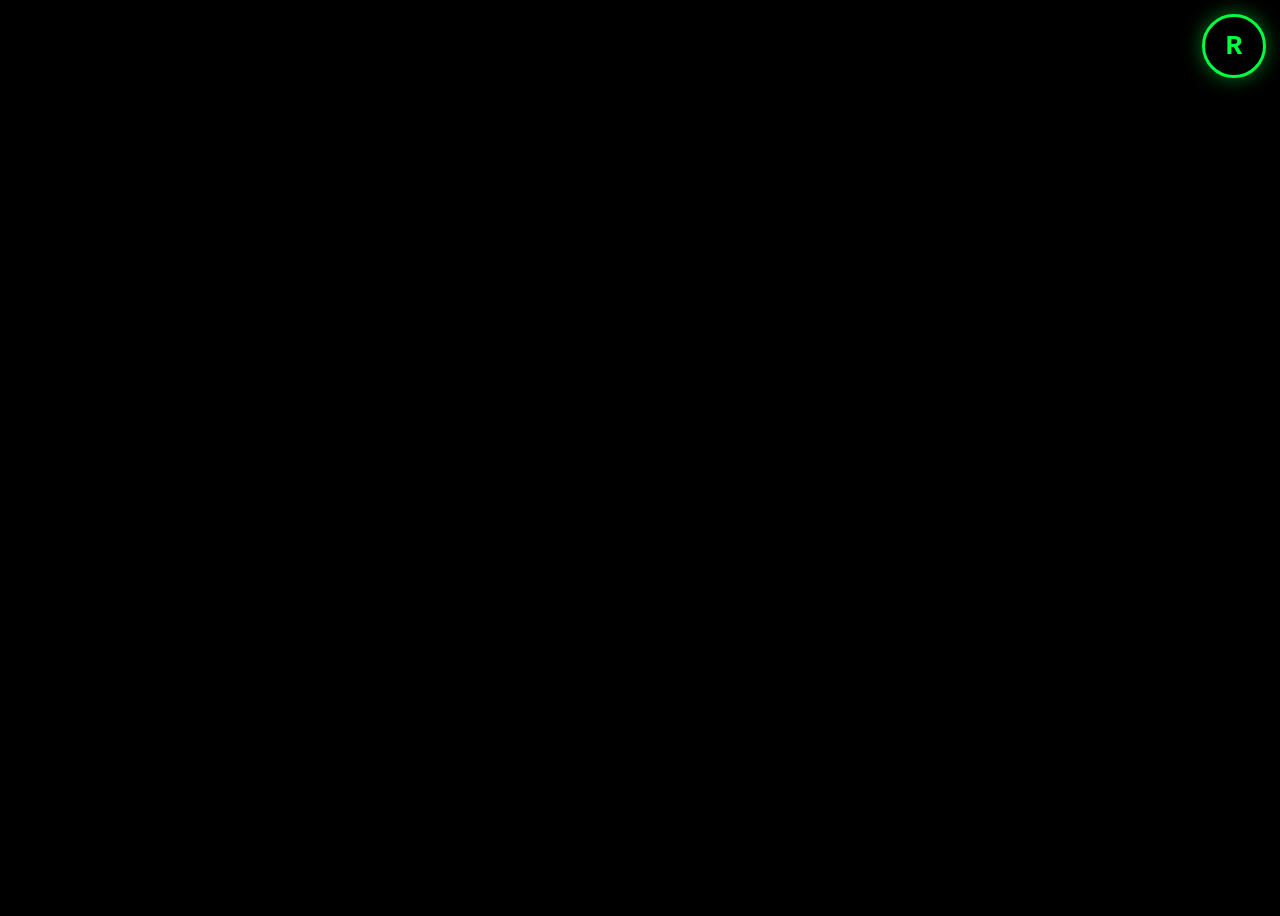
<file: useRbox-v2-upgraded (1).html>
<!DOCTYPE html>
<html lang="en">
<head>
<meta charset="UTF-8" />
<meta name="viewport" content="width=device-width, initial-scale=1.0"/>
<title>useRbox v2.0 - UPGRADED</title>

<style>
:root {
  --neon: #00ff41;
  --yellow: #ffe600;
  --bg: #000;
  --panel-bg: rgba(0, 15, 5, 0.96);
}

/* ===== ROOT CONTAINER ===== */
#topRightUser {
  position: fixed;
  top: 14px;
  right: 14px;
  z-index: 9999;
  font-family: 'Courier New', monospace;
  color: var(--neon);
}

/* ===== CAPITAL R ===== */
#Rcircle {
  width: 58px;
  height: 58px;
  border-radius: 50%;
  background: var(--bg);
  border: 3px solid var(--neon);
  display: grid;
  place-items: center;
  font-size: 28px;
  font-weight: bold;
  cursor: pointer;
  box-shadow: 0 0 20px rgba(0,255,65,0.45);
  user-select: none;
  transition: all 0.3s;
}

#Rcircle:hover {
  transform: scale(1.1) rotate(5deg);
  box-shadow: 0 0 35px rgba(0,255,65,0.7);
}

/* ===== ROLLING ICONS ===== */
#Ricons {
  position: absolute;
  top: 8px;
  right: 68px;
  display: flex;
  gap: 12px;
  opacity: 0;
  transform: translateX(24px);
  pointer-events: none;
  transition: all 0.35s ease;
}

#topRightUser.open #Ricons {
  opacity: 1;
  transform: translateX(0);
  pointer-events: auto;
}

.Ricon {
  width: 44px;
  height: 44px;
  border-radius: 50%;
  background: var(--bg);
  border: 2px solid var(--neon);
  color: var(--neon);
  font-size: 20px;
  cursor: pointer;
  display: grid;
  place-items: center;
  transition: all 0.2s;
}

.Ricon:hover {
  background: var(--neon);
  color: #000;
  transform: scale(1.1);
}

/* ===== useRbox ===== */
#useRbox {
  position: absolute;
  top: 74px;
  right: 0;
  width: 380px;
  max-height: 85vh;
  overflow-y: auto;
  background: var(--panel-bg);
  border: 3px solid var(--neon);
  border-radius: 14px;
  padding: 16px;
  box-shadow: 0 0 36px rgba(0,255,65,0.25);
  backdrop-filter: blur(12px);
}

.hidden { display: none !important; }

/* ===== HEADER ===== */
.useRbox-header {
  display: flex;
  justify-content: space-between;
  align-items: center;
  margin-bottom: 14px;
  padding-bottom: 10px;
  border-bottom: 1px solid rgba(0,255,65,0.2);
}

.useRbox-header strong {
  font-size: 1.1rem;
  text-shadow: 0 0 8px var(--neon);
}

.useRbox-header button {
  background: none;
  border: 1px solid var(--neon);
  color: var(--neon);
  font-size: 16px;
  cursor: pointer;
  padding: 4px 8px;
  border-radius: 4px;
  transition: all 0.2s;
}

.useRbox-header button:hover {
  background: var(--neon);
  color: #000;
}

/* ===== AVATAR ===== */
.avatar-wrap {
  text-align: center;
  margin-bottom: 16px;
}

#avatarHalftone {
  width: 92px;
  height: 92px;
  margin: 0 auto 8px;
  border-radius: 50%;
  border: 2px dashed var(--yellow);
  background:
    radial-gradient(circle, #000 22%, transparent 23%) 0 0 / 8px 8px,
    var(--neon);
  filter: contrast(3.2) brightness(1.1);
}

.avatar-wrap small {
  opacity: 0.6;
  font-size: 0.75rem;
}

/* ===== CLOCK ===== */
#liveClock {
  text-align: center;
  font-size: 1.3rem;
  color: var(--yellow);
  font-weight: bold;
  margin-bottom: 14px;
  padding: 8px;
  background: rgba(255,230,0,0.05);
  border: 1px solid rgba(255,230,0,0.3);
  border-radius: 6px;
  text-shadow: 0 0 10px var(--yellow);
}

/* ===== FIELDS ===== */
label {
  display: block;
  margin: 10px 0 4px;
  font-size: 0.8rem;
  color: rgba(0,255,65,0.7);
  text-transform: uppercase;
  letter-spacing: 1px;
}

.field-row {
  display: flex;
  gap: 8px;
  align-items: center;
}

input[type="text"],
textarea {
  width: 100%;
  background: #000;
  color: var(--neon);
  border: 1px solid var(--neon);
  padding: 8px;
  font-family: 'Courier New', monospace;
  font-size: 0.95rem;
  border-radius: 4px;
  outline: none;
  transition: all 0.2s;
}

input[type="text"]:focus,
textarea:focus {
  box-shadow: 0 0 12px rgba(0,255,65,0.3);
  border-color: var(--yellow);
}

textarea {
  resize: vertical;
  min-height: 60px;
}

input[type="text"]:disabled {
  opacity: 0.5;
  cursor: not-allowed;
  background: #111;
}

/* ===== BUTTONS ===== */
.btn {
  background: #000;
  color: var(--neon);
  border: 1px solid var(--neon);
  padding: 6px 12px;
  font-family: monospace;
  font-size: 0.85rem;
  cursor: pointer;
  border-radius: 4px;
  transition: all 0.2s;
  white-space: nowrap;
}

.btn:hover {
  background: var(--neon);
  color: #000;
  transform: scale(1.05);
}

.btn-small {
  padding: 4px 8px;
  font-size: 0.75rem;
}

/* ===== GPS LOCATIONS LIST ===== */
.gps-section {
  margin-top: 14px;
  padding-top: 14px;
  border-top: 1px dashed rgba(0,255,65,0.2);
}

#gpsList {
  max-height: 150px;
  overflow-y: auto;
  margin-top: 8px;
  padding: 8px;
  background: rgba(0,0,0,0.5);
  border: 1px solid rgba(0,255,65,0.2);
  border-radius: 4px;
}

.gps-item {
  display: flex;
  justify-content: space-between;
  align-items: center;
  padding: 6px 8px;
  margin-bottom: 6px;
  background: #000;
  border: 1px solid rgba(0,255,65,0.3);
  border-radius: 4px;
  font-size: 0.8rem;
}

.gps-item-name {
  font-weight: bold;
  color: var(--yellow);
}

.gps-item-coords {
  font-size: 0.7rem;
  opacity: 0.7;
}

.gps-item-delete {
  background: none;
  border: none;
  color: #ff2a6d;
  cursor: pointer;
  font-size: 1rem;
  padding: 0 4px;
}

/* ===== SAVE BUTTON ===== */
#saveUser {
  width: 100%;
  margin-top: 16px;
  padding: 12px;
  background: var(--neon);
  color: #000;
  font-weight: bold;
  border: none;
  cursor: pointer;
  font-size: 1rem;
  border-radius: 6px;
  transition: all 0.3s;
  box-shadow: 0 0 15px rgba(0,255,65,0.3);
}

#saveUser:hover {
  box-shadow: 0 0 30px var(--neon);
  transform: scale(1.02);
}

/* ===== TOGGLE ===== */
.toggle {
  display: flex;
  align-items: center;
  gap: 8px;
  margin-top: 10px;
  font-size: 0.85rem;
}

input[type="checkbox"] {
  width: 18px;
  height: 18px;
  cursor: pointer;
}

/* ===== SCROLLBAR ===== */
#useRbox::-webkit-scrollbar,
#gpsList::-webkit-scrollbar {
  width: 8px;
}

#useRbox::-webkit-scrollbar-track,
#gpsList::-webkit-scrollbar-track {
  background: #000;
}

#useRbox::-webkit-scrollbar-thumb,
#gpsList::-webkit-scrollbar-thumb {
  background: var(--neon);
  border-radius: 4px;
}
</style>
</head>

<body style="background: #000; min-height: 100vh;">

<div id="topRightUser">

  <!-- Capital R -->
  <div id="Rcircle" title="useR">R</div>

  <!-- Rolling icons -->
  <div id="Ricons">
    <div class="Ricon" id="iconTranslator" title="Translator">🌐</div>
    <div class="Ricon" id="iconUser" title="useRbox">👤</div>
  </div>

  <!-- useRbox -->
  <div id="useRbox" class="hidden">
    <div class="useRbox-header">
      <strong>⚡ useRbox v2.0</strong>
      <button id="closeUser">✖</button>
    </div>

    <!-- Live Clock -->
    <div id="liveClock">--:--:--</div>

    <!-- Avatar -->
    <div class="avatar-wrap">
      <div id="avatarHalftone"></div>
      <small>pure CSS halftone signature</small>
    </div>

    <!-- Username with Refresh -->
    <label>👤 Username</label>
    <div class="field-row">
      <input type="text" id="username" value="Rudy" style="flex: 1;">
      <button class="btn btn-small" onclick="loadUser()">🔄 Refresh</button>
    </div>

    <!-- Channel (read-only) -->
    <label>📡 Channel</label>
    <div class="field-row">
      <input type="text" id="channel" value="main" disabled style="flex: 1;">
      <button class="btn btn-small" onclick="alert('Channel set on login!')">ℹ️</button>
    </div>

    <!-- P.S. Personal Signature -->
    <label>📝 P.S. (Personal Signature)</label>
    <textarea id="psignature" placeholder="Your personal motto, signature, or note..."></textarea>

    <!-- Current Location -->
    <label>📍 Current Location</label>
    <div class="field-row">
      <input type="text" id="currentLoc" placeholder="???" style="flex: 1;">
      <button class="btn btn-small" onclick="getCurrentGPS()">📍 GPS</button>
    </div>

    <!-- Coordinates -->
    <div style="display: flex; gap: 8px; margin-top: 8px;">
      <div style="flex: 1;">
        <label style="margin: 0 0 4px;">Lat</label>
        <input type="text" id="lat" placeholder="0.000000">
      </div>
      <div style="flex: 1;">
        <label style="margin: 0 0 4px;">Lon</label>
        <input type="text" id="lon" placeholder="0.000000">
      </div>
    </div>

    <!-- GPS Locations List -->
    <div class="gps-section">
      <label>📌 Saved GPS Locations</label>
      <div class="field-row" style="margin-top: 8px;">
        <input type="text" id="gpsName" placeholder="Location name..." style="flex: 1;">
        <button class="btn btn-small" onclick="saveCurrentGPS()">💾 Save</button>
      </div>
      <div id="gpsList"></div>
    </div>

    <!-- Options -->
    <label class="toggle">
      <input type="checkbox" id="saveMessages" checked>
      <span>Save my messages</span>
    </label>

    <!-- Save Button -->
    <button id="saveUser">💾 SAVE PROFILE</button>
  </div>

</div>

<script>
/* ===== GLOBALS ===== */
let savedLocations = [];

/* ===== TOGGLES ===== */
const root = document.getElementById('topRightUser');
const Rcircle = document.getElementById('Rcircle');
const useRbox = document.getElementById('useRbox');

Rcircle.onclick = () => {
  root.classList.toggle('open');
};

document.getElementById('iconUser').onclick = () => {
  useRbox.classList.toggle('hidden');
};

document.getElementById('closeUser').onclick = () => {
  useRbox.classList.add('hidden');
  root.classList.remove('open');
};

/* ===== LIVE CLOCK ===== */
function updateClock() {
  const now = new Date();
  const timeStr = now.toLocaleTimeString('en-GB', { hour12: false });
  document.getElementById('liveClock').textContent = timeStr;
}
setInterval(updateClock, 1000);
updateClock();

/* ===== GPS FUNCTIONS ===== */
function getCurrentGPS() {
  if (!navigator.geolocation) {
    alert('GPS not supported by your browser!');
    return;
  }

  const btn = event.target;
  btn.textContent = '⏳...';
  btn.disabled = true;

  navigator.geolocation.getCurrentPosition(
    position => {
      const lat = position.coords.latitude.toFixed(6);
      const lon = position.coords.longitude.toFixed(6);
      document.getElementById('lat').value = lat;
      document.getElementById('lon').value = lon;
      document.getElementById('currentLoc').value = `${lat}, ${lon}`;
      btn.textContent = '✅ GPS';
      btn.disabled = false;
      setTimeout(() => { btn.textContent = '📍 GPS'; }, 2000);
    },
    error => {
      alert('GPS Error: ' + error.message);
      btn.textContent = '❌ GPS';
      btn.disabled = false;
      setTimeout(() => { btn.textContent = '📍 GPS'; }, 2000);
    }
  );
}

function saveCurrentGPS() {
  const name = document.getElementById('gpsName').value.trim();
  const lat = document.getElementById('lat').value.trim();
  const lon = document.getElementById('lon').value.trim();

  if (!name) {
    alert('Please enter a location name!');
    return;
  }

  if (!lat || !lon) {
    alert('Please get GPS coordinates first!');
    return;
  }

  const location = {
    id: Date.now(),
    name: name,
    lat: lat,
    lon: lon
  };

  savedLocations.push(location);
  document.getElementById('gpsName').value = '';
  renderGPSList();
  saveToLocalStorage();
}

function deleteGPS(id) {
  if (!confirm('Delete this location?')) return;
  savedLocations = savedLocations.filter(loc => loc.id !== id);
  renderGPSList();
  saveToLocalStorage();
}

function renderGPSList() {
  const list = document.getElementById('gpsList');
  
  if (savedLocations.length === 0) {
    list.innerHTML = '<div style="text-align:center; opacity:0.5; padding:10px;">No saved locations</div>';
    return;
  }

  list.innerHTML = savedLocations.map(loc => `
    <div class="gps-item">
      <div>
        <div class="gps-item-name">${escapeHtml(loc.name)}</div>
        <div class="gps-item-coords">${loc.lat}, ${loc.lon}</div>
      </div>
      <button class="gps-item-delete" onclick="deleteGPS(${loc.id})">🗑️</button>
    </div>
  `).join('');
}

/* ===== SAVE / LOAD USER DATA ===== */
function saveUser() {
  const userData = {
    username: document.getElementById('username').value,
    channel: document.getElementById('channel').value,
    psignature: document.getElementById('psignature').value,
    currentLoc: document.getElementById('currentLoc').value,
    lat: document.getElementById('lat').value,
    lon: document.getElementById('lon').value,
    saveMessages: document.getElementById('saveMessages').checked,
    savedLocations: savedLocations
  };

  localStorage.setItem('rud_useRbox_v2', JSON.stringify(userData));
  
  // Visual feedback
  const btn = document.getElementById('saveUser');
  const oldText = btn.textContent;
  btn.textContent = '✅ SAVED!';
  btn.style.background = '#00ff41';
  setTimeout(() => {
    btn.textContent = oldText;
    btn.style.background = '';
  }, 2000);
}

function loadUser() {
  const data = localStorage.getItem('rud_useRbox_v2');
  if (!data) {
    console.log('No saved user data found');
    return;
  }

  const u = JSON.parse(data);
  document.getElementById('username').value = u.username || 'Rudy';
  document.getElementById('channel').value = u.channel || 'main';
  document.getElementById('psignature').value = u.psignature || '';
  document.getElementById('currentLoc').value = u.currentLoc || '';
  document.getElementById('lat').value = u.lat || '';
  document.getElementById('lon').value = u.lon || '';
  document.getElementById('saveMessages').checked = u.saveMessages !== false;
  savedLocations = u.savedLocations || [];
  
  renderGPSList();
}

function saveToLocalStorage() {
  const userData = {
    username: document.getElementById('username').value,
    channel: document.getElementById('channel').value,
    psignature: document.getElementById('psignature').value,
    currentLoc: document.getElementById('currentLoc').value,
    lat: document.getElementById('lat').value,
    lon: document.getElementById('lon').value,
    saveMessages: document.getElementById('saveMessages').checked,
    savedLocations: savedLocations
  };
  localStorage.setItem('rud_useRbox_v2', JSON.stringify(userData));
}

/* ===== UTILITY ===== */
function escapeHtml(text) {
  const div = document.createElement('div');
  div.textContent = text;
  return div.innerHTML;
}

/* ===== TRANSLATOR HOOK ===== */
document.getElementById('iconTranslator').onclick = () => {
  alert('Translator module coming next! 🌐');
};

/* ===== SAVE BUTTON ===== */
document.getElementById('saveUser').onclick = saveUser;

/* ===== INIT ===== */
loadUser();
</script>

</body>
</html>
</file>
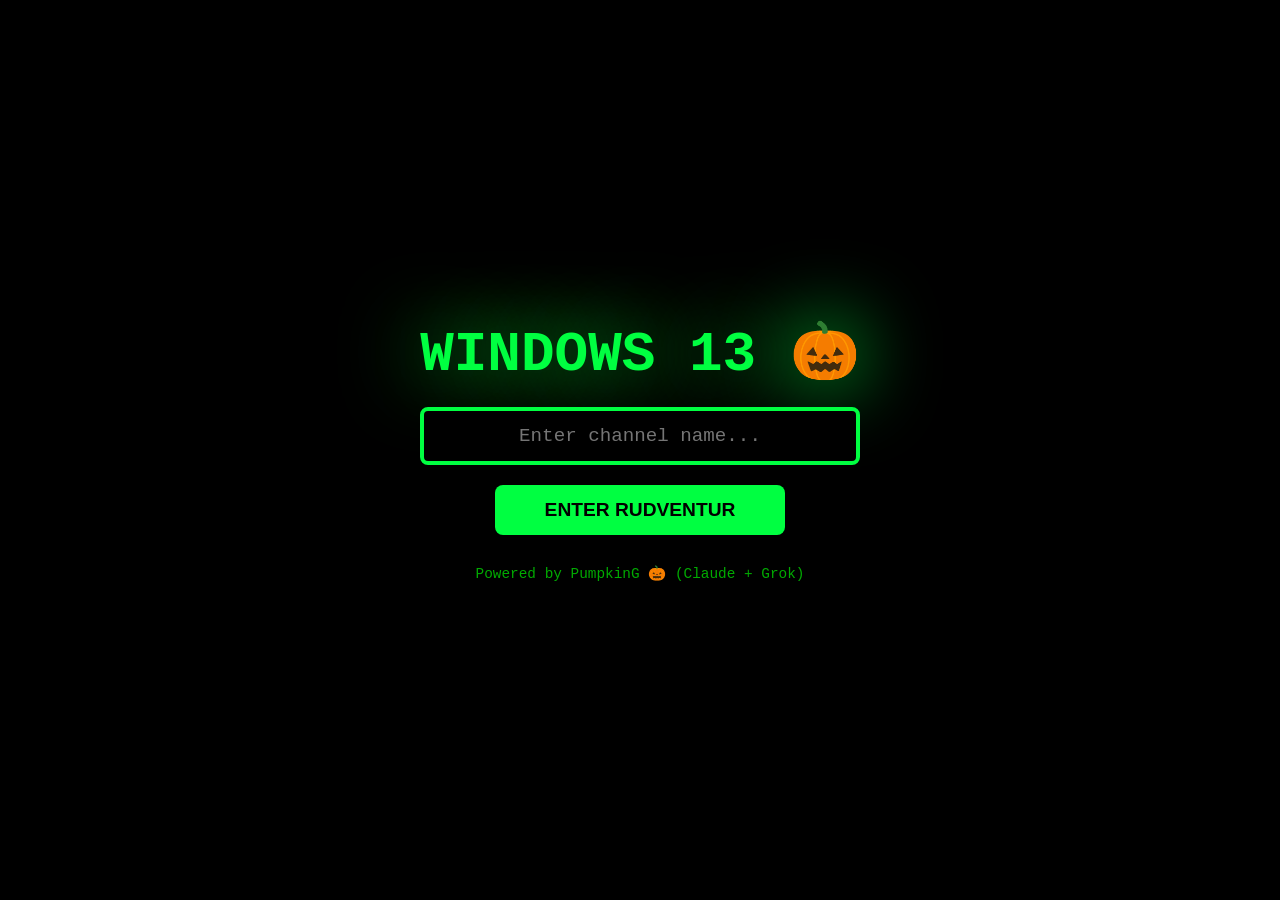
<file: WINDOWS13-MASTER (1).html>
<!DOCTYPE html>
<html lang="en">
<head>
<meta charset="UTF-8">
<meta name="viewport" content="width=device-width, initial-scale=1.0">
<title>WINDOWS 13 🎃 RUDVENTUR</title>
<style>
:root {
  --bg: #000;
  --neon: #00ff41;
  --panel: #001100;
  --dash: #0a0;
  --yellow: #ffe600;
  --gold: #ffd700;
  --panel-bg: rgba(0, 15, 5, 0.96);
}

* { box-sizing: border-box; margin: 0; padding: 0; }

html, body {
  height: 100%;
  background: var(--bg);
  color: var(--neon);
  font-family: 'Courier New', monospace;
  overflow: hidden;
  background-image: 
    linear-gradient(rgba(0,255,65,0.04) 1px, transparent 1px),
    linear-gradient(90deg, rgba(0,255,65,0.04) 1px, transparent 1px);
  background-size: 45px 45px;
}

/* ===== LOGIN SCREEN ===== */
#login {
  position: fixed;
  inset: 0;
  display: flex;
  align-items: center;
  justify-content: center;
  flex-direction: column;
  gap: 20px;
  background: #000;
  z-index: 99999;
}

#login h1 {
  font-size: 3.5rem;
  text-shadow: 0 0 80px var(--neon);
  animation: glowPulse 3s infinite;
}

@keyframes glowPulse {
  0%, 100% { text-shadow: 0 0 80px var(--neon); }
  50% { text-shadow: 0 0 120px var(--neon), 0 0 40px var(--neon); }
}

#channelInput {
  padding: 14px 20px;
  width: 440px;
  max-width: 90%;
  font-size: 1.2rem;
  background: #000;
  color: var(--neon);
  border: 4px solid var(--neon);
  outline: none;
  border-radius: 8px;
  text-align: center;
  font-family: 'Courier New', monospace;
}

#enterBtn {
  padding: 14px 50px;
  font-size: 1.2rem;
  background: var(--neon);
  color: #000;
  border: none;
  font-weight: 900;
  cursor: pointer;
  border-radius: 8px;
  transition: all 0.3s;
}

#enterBtn:hover {
  box-shadow: 0 0 40px var(--neon);
  transform: scale(1.05);
}

/* ===== DESKTOP ===== */
#desktop {
  display: none;
  height: 100vh;
  padding-bottom: 60px;
}

/* ===== NOTCH (TOP-LEFT) ===== */
#notch {
  position: fixed;
  top: 0;
  left: 0;
  background: var(--neon);
  color: #000;
  padding: 12px 24px;
  font-weight: 900;
  font-size: 1.4rem;
  box-shadow: 0 0 30px rgba(0,255,65,0.3);
  cursor: pointer;
  border-radius: 0 0 16px 0;
  z-index: 9999;
  user-select: none;
}

#notchMenu {
  position: fixed;
  top: 56px;
  left: 0;
  background: var(--panel);
  border: 4px solid var(--neon);
  border-top: none;
  width: 340px;
  max-height: 80vh;
  overflow-y: auto;
  padding: 16px;
  border-radius: 0 0 16px 16px;
  box-shadow: 0 0 40px rgba(0,255,65,0.15);
  display: none;
  z-index: 9998;
}

.menu-item {
  display: block;
  width: 100%;
  padding: 12px 16px;
  margin: 8px 0;
  background: #000;
  border: 2px solid var(--neon);
  color: var(--neon);
  font-weight: bold;
  text-align: left;
  cursor: pointer;
  border-radius: 8px;
  transition: all 0.2s;
}

.menu-item:hover {
  background: var(--neon);
  color: #000;
  box-shadow: 0 0 20px rgba(0,255,65,0.5);
}

.menu-item.electric {
  background: linear-gradient(90deg, #330, #550);
  border-color: var(--yellow);
  color: var(--yellow);
  animation: electricPulse 2s ease-in-out infinite;
}

@keyframes electricPulse {
  0%, 100% { box-shadow: 0 0 5px rgba(255,255,0,0.3); }
  50% { box-shadow: 0 0 20px rgba(255,255,0,0.6); }
}

.menu-item.chemventur {
  background: linear-gradient(90deg, #330, #550);
  border-color: #ff0;
  color: #ff0;
}

.sub-menu {
  margin-left: 20px;
  padding-left: 12px;
  border-left: 3px dashed var(--dash);
  display: none;
}

.sub-item {
  padding: 8px;
  color: #0a0;
  cursor: pointer;
  transition: all 0.2s;
}

.sub-item:hover {
  color: #fff;
  text-decoration: underline;
}

/* ===== R CIRCLE (TOP-RIGHT) ===== */
#Rcircle {
  position: fixed;
  top: 20px;
  right: 20px;
  width: 60px;
  height: 60px;
  background: var(--neon);
  color: #000;
  border-radius: 50%;
  display: flex;
  align-items: center;
  justify-content: center;
  font-size: 2rem;
  font-weight: 900;
  cursor: pointer;
  box-shadow: 0 0 30px rgba(0,255,65,0.4);
  z-index: 9999;
  user-select: none;
  transition: all 0.3s;
}

#Rcircle:hover {
  transform: scale(1.1) rotate(5deg);
  box-shadow: 0 0 50px rgba(0,255,65,0.7);
}

/* ===== BOTTOM BUTTONS ===== */
#bottomButtons {
  position: fixed;
  bottom: 70px;
  left: 20px;
  display: flex;
  gap: 12px;
  z-index: 9999;
}

.bottom-btn {
  width: 56px;
  height: 56px;
  border-radius: 50%;
  background: var(--bg);
  border: 3px solid var(--neon);
  color: var(--neon);
  font-size: 26px;
  cursor: pointer;
  display: grid;
  place-items: center;
  box-shadow: 0 0 20px rgba(0,255,65,0.3);
  transition: all 0.3s;
  user-select: none;
}

.bottom-btn:hover {
  transform: scale(1.1) rotate(-5deg);
  box-shadow: 0 0 35px var(--neon);
}

/* ===== POPCORN BUTTON (BOTTOM-RIGHT) ===== */
#popcornBtn {
  position: fixed;
  bottom: 70px;
  right: 20px;
  width: 70px;
  height: 70px;
  border-radius: 50%;
  background: #001a00;
  border: 2.5px solid var(--neon);
  color: var(--neon);
  font-size: 2.2rem;
  cursor: pointer;
  z-index: 9999;
  display: flex;
  align-items: center;
  justify-content: center;
  animation: breathe 4s infinite ease-in-out;
}

@keyframes breathe {
  0%, 100% { transform: translateY(0); }
  50% { transform: translateY(-8px); box-shadow: 0 0 30px var(--neon); }
}

/* ===== TASKBAR (BOTTOM-MIDDLE) ===== */
#taskbar {
  position: fixed;
  bottom: 0;
  left: 0;
  width: 100%;
  height: 60px;
  background: linear-gradient(to top, #010, #020);
  border-top: 3px solid var(--neon);
  box-shadow: 0 0 20px var(--neon);
  display: flex;
  align-items: center;
  justify-content: center;
  padding: 0 20px;
  z-index: 10000;
  gap: 12px;
  overflow-x: auto;
}

.taskbar-item {
  background: #020;
  color: var(--neon);
  border: 2px solid var(--neon);
  padding: 8px 16px;
  border-radius: 8px;
  cursor: pointer;
  font-size: 0.9rem;
  white-space: nowrap;
  box-shadow: 0 0 10px var(--neon);
  transition: all 0.3s;
  min-width: 150px;
  text-align: center;
}

.taskbar-item:hover {
  background: var(--neon);
  color: #000;
  transform: translateY(-4px);
}

.taskbar-item.active {
  background: rgba(0,255,65,0.2);
  box-shadow: 0 0 15px var(--neon);
}

/* ===== WINDOWS ===== */
.window {
  position: absolute;
  background: var(--panel-bg);
  border: 3px solid var(--neon);
  border-radius: 12px;
  box-shadow: 0 0 40px rgba(0,255,65,0.2);
  backdrop-filter: blur(12px);
  overflow: hidden;
  resize: both;
  min-width: 400px;
  min-height: 300px;
  z-index: 100;
  display: flex;
  flex-direction: column;
}

.window.minimized { display: none; }

.window.maximized {
  top: 0 !important;
  left: 0 !important;
  width: 100% !important;
  height: calc(100% - 60px) !important;
  border-radius: 0;
  resize: none;
}

.window.active {
  z-index: 1000;
  border-color: var(--yellow);
  box-shadow: 0 0 60px rgba(255,230,0,0.4);
}

.window-header {
  background: rgba(0,255,65,0.15);
  padding: 12px 16px;
  cursor: move;
  display: flex;
  justify-content: space-between;
  align-items: center;
  border-bottom: 1px solid rgba(0,255,65,0.3);
  user-select: none;
}

.window-title {
  font-weight: bold;
  font-size: 1rem;
  color: var(--neon);
  text-shadow: 0 0 8px var(--neon);
}

.window-controls {
  display: flex;
  gap: 8px;
}

.window-btn {
  width: 32px;
  height: 32px;
  border: 1px solid var(--neon);
  background: rgba(0,0,0,0.5);
  color: var(--neon);
  border-radius: 4px;
  cursor: pointer;
  display: flex;
  align-items: center;
  justify-content: center;
  transition: all 0.2s;
}

.window-btn:hover {
  background: var(--neon);
  color: #000;
}

.window-btn.close:hover {
  background: #f00;
  border-color: #f00;
  color: #fff;
}

.window-content {
  flex: 1;
  overflow: auto;
  padding: 16px;
}

.window-content.no-padding {
  padding: 0;
}

.window-content iframe {
  width: 100%;
  height: 100%;
  border: none;
}

/* ===== TOAST ===== */
#toast {
  position: fixed;
  bottom: 80px;
  left: 50%;
  transform: translateX(-50%) translateY(120px);
  background: rgba(0,20,0,0.97);
  border: 2px solid var(--neon);
  color: var(--neon);
  padding: 1rem 2rem;
  border-radius: 999px;
  box-shadow: 0 0 24px rgba(0,255,65,0.35);
  transition: all 0.45s;
  opacity: 0;
  z-index: 100000;
}

#toast.show {
  opacity: 1;
  transform: translateX(-50%) translateY(0);
}

#toast.gold {
  border-color: var(--gold);
  color: var(--gold);
}

/* ===== SCROLLBAR ===== */
::-webkit-scrollbar { width: 8px; height: 8px; }
::-webkit-scrollbar-track { background: #000; }
::-webkit-scrollbar-thumb { background: var(--neon); border-radius: 4px; }

.hidden { display: none; }
</style>
</head>
<body>

<!-- LOGIN SCREEN -->
<div id="login">
  <h1>WINDOWS 13 🎃</h1>
  <input id="channelInput" placeholder="Enter channel name..." />
  <button id="enterBtn" onclick="login()">ENTER RUDVENTUR</button>
  <div style="color: var(--dash); font-size: 0.9rem; margin-top: 10px;">
    Powered by PumpkinG 🎃 (Claude + Grok)
  </div>
</div>

<!-- DESKTOP -->
<div id="desktop">
  
  <!-- TOP-LEFT: NOTCH MENU -->
  <div id="notch" onclick="toggleNotch()">RUDVENTUR</div>
  <div id="notchMenu">
    <div class="menu-item" onclick="toggleSub(this)">🗺️ MAPS</div>
    <div class="sub-menu">
      <div class="sub-item">Ventusky</div>
      <div class="sub-item">Windy</div>
      <div class="sub-item">Blitzortung</div>
    </div>

    <div class="menu-item" onclick="toggleSub(this)">🛠️ TOOLS</div>
    <div class="sub-menu">
      <div class="sub-item">Map Merger</div>
      <div class="sub-item">Translator</div>
      <div class="sub-item">AI Chats</div>
    </div>

    <div class="menu-item chemventur" onclick="toggleSub(this)">☢️ CHEMVENTUR</div>
    <div class="sub-menu">
      <div class="sub-item" onclick="openChemVentur('fullscreen')">🖥️ Full Screen</div>
      <div class="sub-item" onclick="openChemVentur('window')">🪟 Window</div>
      <div class="sub-item" onclick="openChemVentur('tab')">🔗 New Tab</div>
      <div class="sub-item" onclick="window.open('https://github.com/rudventur/ChemVentur','_blank')">📂 GitHub</div>
    </div>

    <div class="menu-item electric" onclick="buyElectricity()">⚡ Buy Pumpkin Electricity! 🎃</div>
  </div>

  <!-- TOP-RIGHT: R CIRCLE -->
  <div id="Rcircle" onclick="openWindow('userbox')">R</div>

  <!-- BOTTOM-LEFT: BUTTONS -->
  <div id="bottomButtons">
    <div class="bottom-btn" onclick="openWindow('keyboard')" title="Keyboards">⌨️</div>
    <div class="bottom-btn" onclick="openWindow('chat')" title="Global Chat">💬</div>
  </div>

  <!-- BOTTOM-RIGHT: POPCORN -->
  <div id="popcornBtn" onclick="openWindow('popcorn')" title="Popcorn Hub">🍿</div>

  <!-- TASKBAR -->
  <div id="taskbar">
    <div style="color: var(--yellow); font-weight: bold; margin-right: 20px;">WINDOWS 13</div>
  </div>

</div>

<!-- TOAST -->
<div id="toast"></div>

<script>
/* ===== GLOBAL STATE ===== */
let currentChannel = 'main';
let currentUser = 'Traveler';

/* ===== LOGIN ===== */
function login() {
  const channel = document.getElementById('channelInput').value.trim();
  if (!channel) {
    alert('Please enter a channel name!');
    return;
  }
  
  currentChannel = channel;
  localStorage.setItem('rudventur_channel', channel);
  
  document.getElementById('login').style.display = 'none';
  document.getElementById('desktop').style.display = 'block';
  
  showToast(`Welcome to channel: ${channel}! 🎃`, 'gold');
  
  // Load saved username if exists
  const savedUser = localStorage.getItem('rud_useRbox_v2');
  if (savedUser) {
    const data = JSON.parse(savedUser);
    currentUser = data.username || 'Traveler';
  }
}

/* ===== NOTCH MENU ===== */
function toggleNotch() {
  const menu = document.getElementById('notchMenu');
  menu.style.display = menu.style.display === 'block' ? 'none' : 'block';
}

function toggleSub(el) {
  const sub = el.nextElementSibling;
  if (sub && sub.classList.contains('sub-menu')) {
    sub.style.display = sub.style.display === 'block' ? 'none' : 'block';
  }
}

/* ===== CHEMVENTUR LAUNCHER ===== */
function openChemVentur(mode) {
  const url = 'https://rudventur.github.io/ChemVentur/';
  
  if (mode === 'fullscreen') {
    const win = window.open(url, '_blank');
    setTimeout(() => {
      if (win && win.document && win.document.documentElement) {
        try { win.document.documentElement.requestFullscreen(); } 
        catch(e) { console.log('Fullscreen not supported'); }
      }
    }, 1000);
  } else if (mode === 'window') {
    WindowManager.createWindow({
      id: 'chemventur_' + Date.now(),
      title: '☢️ ChemVentur',
      icon: '☢️',
      x: 100,
      y: 50,
      width: 900,
      height: 700,
      noPadding: true,
      content: `<iframe src="${url}" allowfullscreen></iframe>`
    });
  } else if (mode === 'tab') {
    window.open(url, '_blank');
  }
}

/* ===== KO-FI ===== */
function buyElectricity() {
  const kofiUrl = 'https://ko-fi.com/rudventur'; // UPDATE THIS!
  window.open(kofiUrl, '_blank');
}

/* ===== WINDOW MANAGER ===== */
const WindowManager = {
  windows: {},
  zIndex: 100,
  dragState: { active: false, windowId: null, offsetX: 0, offsetY: 0 },
  
  createWindow(options) {
    const id = options.id || 'win_' + Date.now();
    const win = document.createElement('div');
    win.className = 'window';
    win.id = id;
    win.style.left = (options.x || 100) + 'px';
    win.style.top = (options.y || 100) + 'px';
    win.style.width = (options.width || 600) + 'px';
    win.style.height = (options.height || 400) + 'px';
    
    const isChemVentur = options.title && options.title.includes('ChemVentur');
    const titleStyle = isChemVentur ? 'color: #ff0; text-shadow: 0 0 10px #ff0;' : '';
    
    win.innerHTML = `
      <div class="window-header">
        <div class="window-title" style="${titleStyle}">
          ${options.icon || '🪟'} ${options.title || 'Window'}
        </div>
        <div class="window-controls">
          <div class="window-btn minimize" onclick="WindowManager.minimize('${id}')">_</div>
          <div class="window-btn maximize" onclick="WindowManager.toggleMaximize('${id}')">□</div>
          <div class="window-btn close" onclick="WindowManager.close('${id}')">✕</div>
        </div>
      </div>
      <div class="window-content ${options.noPadding ? 'no-padding' : ''}">
        ${options.content || ''}
      </div>
    `;
    
    document.getElementById('desktop').appendChild(win);
    
    this.windows[id] = {
      element: win,
      title: options.title,
      icon: options.icon,
      minimized: false,
      maximized: false
    };
    
    const header = win.querySelector('.window-header');
    header.addEventListener('mousedown', (e) => this.startDrag(e, id));
    win.addEventListener('mousedown', () => this.bringToFront(id));
    
    this.updateTaskbar();
    this.bringToFront(id);
    
    return id;
  },
  
  minimize(id) {
    const win = this.windows[id];
    if (!win) return;
    win.element.classList.add('minimized');
    win.minimized = true;
    this.updateTaskbar();
  },
  
  restore(id) {
    const win = this.windows[id];
    if (!win) return;
    win.element.classList.remove('minimized');
    win.minimized = false;
    this.bringToFront(id);
    this.updateTaskbar();
  },
  
  toggleMaximize(id) {
    const win = this.windows[id];
    if (!win) return;
    if (win.maximized) {
      win.element.classList.remove('maximized');
      win.maximized = false;
    } else {
      win.element.classList.add('maximized');
      win.maximized = true;
    }
  },
  
  close(id) {
    const win = this.windows[id];
    if (!win) return;
    win.element.remove();
    delete this.windows[id];
    this.updateTaskbar();
  },
  
  bringToFront(id) {
    Object.values(this.windows).forEach(w => w.element.classList.remove('active'));
    const win = this.windows[id];
    if (win && !win.minimized) {
      this.zIndex++;
      win.element.style.zIndex = this.zIndex;
      win.element.classList.add('active');
    }
  },
  
  startDrag(e, id) {
    const win = this.windows[id];
    if (!win || win.maximized) return;
    this.dragState.active = true;
    this.dragState.windowId = id;
    this.dragState.offsetX = e.clientX - win.element.offsetLeft;
    this.dragState.offsetY = e.clientY - win.element.offsetTop;
    document.addEventListener('mousemove', this.onDrag);
    document.addEventListener('mouseup', this.stopDrag);
    e.preventDefault();
  },
  
  onDrag(e) {
    if (!WindowManager.dragState.active) return;
    const id = WindowManager.dragState.windowId;
    const win = WindowManager.windows[id];
    if (!win) return;
    win.element.style.left = (e.clientX - WindowManager.dragState.offsetX) + 'px';
    win.element.style.top = (e.clientY - WindowManager.dragState.offsetY) + 'px';
  },
  
  stopDrag() {
    WindowManager.dragState.active = false;
    document.removeEventListener('mousemove', WindowManager.onDrag);
    document.removeEventListener('mouseup', WindowManager.stopDrag);
  },
  
  updateTaskbar() {
    const taskbar = document.getElementById('taskbar');
    const items = taskbar.querySelectorAll('.taskbar-item');
    items.forEach(item => item.remove());
    
    Object.entries(this.windows).forEach(([id, win]) => {
      const item = document.createElement('div');
      item.className = 'taskbar-item';
      if (!win.minimized) item.classList.add('active');
      item.innerHTML = `${win.icon || '🪟'} ${win.title || 'Window'}`;
      item.onclick = () => {
        if (win.minimized) this.restore(id);
        else this.bringToFront(id);
      };
      taskbar.appendChild(item);
    });
  }
};

/* ===== OPEN WINDOW SHORTCUTS ===== */
function openWindow(type) {
  const windows = {
    userbox: {
      id: 'userbox',
      title: '👤 useRbox v2.0',
      icon: '👤',
      x: 200,
      y: 100,
      width: 400,
      height: 650,
      content: '<div style="padding: 20px; color: var(--neon);"><h2>👤 useRbox v2.0</h2><p>Replace this with your useRbox component!</p></div>'
    },
    keyboard: {
      id: 'keyboard',
      title: '⌨️ World Keyboards',
      icon: '⌨️',
      x: 300,
      y: 150,
      width: 850,
      height: 550,
      content: '<div style="padding: 20px; color: var(--neon);"><h2>⌨️ Keyboards</h2><p>UK 🇬🇧 | Polish 🇵🇱 | German 🇩🇪 | French 🇫🇷 | Spanish 🇪🇸<br>Japanese 🇯🇵 | Korean 🇰🇷 | Arabic 🇸🇦 | Emoji 😀</p><p style="margin-top: 15px;">Replace with keyboard component!</p></div>'
    },
    chat: {
      id: 'chat',
      title: '💬 Global Chat',
      icon: '💬',
      x: 400,
      y: 200,
      width: 450,
      height: 550,
      content: `<div style="padding: 20px; color: var(--neon);"><h2>💬 Global Chat</h2><p>Channel: <strong style="color: var(--yellow);">${currentChannel}</strong></p><p style="margin-top: 15px;">Firebase-ready! Replace with chat component!</p></div>`
    },
    popcorn: {
      id: 'popcorn',
      title: '🍿 Popcorn Hub',
      icon: '🍿',
      x: 150,
      y: 80,
      width: 550,
      height: 700,
      content: '<div style="padding: 20px; color: var(--neon);"><h2>🍿 Popcorn Hub</h2><p>🍿 Accessibility Descriptions<br>🍪 Cookies Inspector<br>💰 Popcoin Mining</p><p style="margin-top: 15px;">Replace with Popcorn Hub component!</p></div>'
    }
  };
  
  const config = windows[type];
  if (config) WindowManager.createWindow(config);
}

/* ===== TOAST ===== */
function showToast(msg, type = 'normal') {
  const toast = document.getElementById('toast');
  toast.textContent = msg;
  toast.className = '';
  if (type === 'gold') toast.classList.add('gold');
  toast.classList.add('show');
  setTimeout(() => toast.classList.remove('show'), 4000);
}

/* ===== AUTO-LOAD LAST CHANNEL ===== */
window.addEventListener('load', () => {
  const lastChannel = localStorage.getItem('rudventur_channel');
  if (lastChannel) {
    document.getElementById('channelInput').value = lastChannel;
  }
  
  // Enter key on login
  document.getElementById('channelInput').addEventListener('keypress', (e) => {
    if (e.key === 'Enter') login();
  });
});

/* ===== KEYBOARD SHORTCUTS ===== */
document.addEventListener('keydown', (e) => {
  if (e.altKey && e.key === 'w') {
    const activeWin = Object.entries(WindowManager.windows)
      .find(([id, win]) => win.element.classList.contains('active'));
    if (activeWin) WindowManager.close(activeWin[0]);
  }
  
  if (e.altKey && e.key === 'm') {
    const activeWin = Object.entries(WindowManager.windows)
      .find(([id, win]) => win.element.classList.contains('active'));
    if (activeWin) WindowManager.minimize(activeWin[0]);
  }
});

console.log('🎃 WINDOWS 13 - READY!');
console.log('Powered by PumpkinG (Claude + Grok)');
</script>

</body>
</html>
</file>
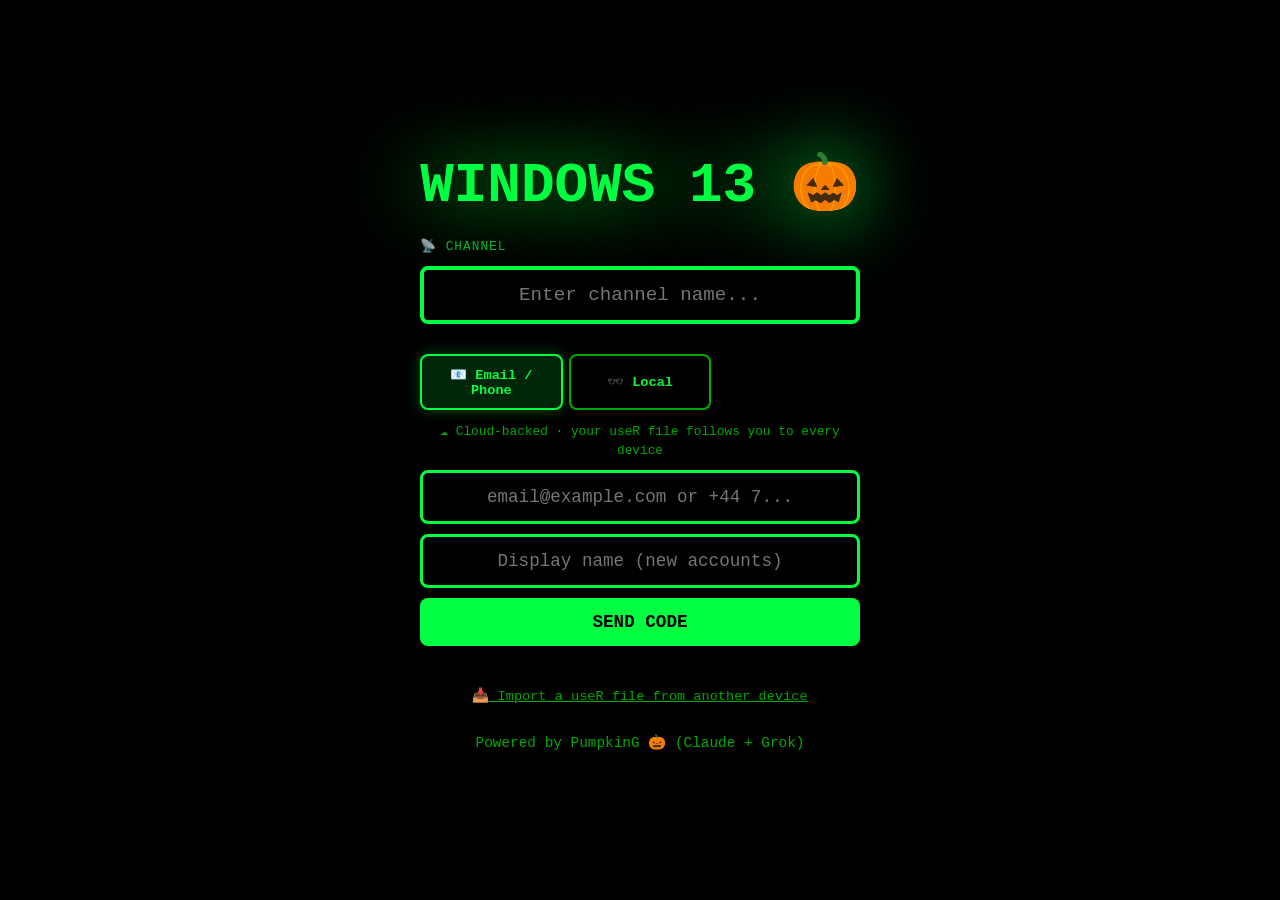
<file: WINDOWS13-MASTER.html>
<!DOCTYPE html>
<html lang="en">
<head>
<meta charset="UTF-8">
<meta name="viewport" content="width=device-width, initial-scale=1.0">
<title>WINDOWS 13 🎃 RUDVENTUR</title>
<style>
:root {
  --bg: #000;
  --neon: #00ff41;
  --panel: #001100;
  --dash: #0a0;
  --yellow: #ffe600;
  --gold: #ffd700;
  --panel-bg: rgba(0, 15, 5, 0.96);
}

* { box-sizing: border-box; margin: 0; padding: 0; }

html, body {
  height: 100%;
  background: var(--bg);
  color: var(--neon);
  font-family: 'Courier New', monospace;
  overflow: hidden;
  background-image: 
    linear-gradient(rgba(0,255,65,0.04) 1px, transparent 1px),
    linear-gradient(90deg, rgba(0,255,65,0.04) 1px, transparent 1px);
  background-size: 45px 45px;
}

/* ===== LOGIN SCREEN ===== */
#login {
  position: fixed;
  inset: 0;
  display: flex;
  flex-direction: column;
  align-items: center;
  gap: 20px;
  padding: 5vh 16px;
  overflow-y: auto;
  background: #000;
  z-index: 99999;
}

#login > h1 { margin-top: auto; text-align: center; }
#login > .login-foot { margin-bottom: auto; }

#login h1 {
  font-size: 3.5rem;
  text-shadow: 0 0 80px var(--neon);
  animation: glowPulse 3s infinite;
}

@keyframes glowPulse {
  0%, 100% { text-shadow: 0 0 80px var(--neon); }
  50% { text-shadow: 0 0 120px var(--neon), 0 0 40px var(--neon); }
}

.login-card {
  width: 440px;
  max-width: 100%;
  display: flex;
  flex-direction: column;
  gap: 12px;
}

.login-label {
  font-size: 0.8rem;
  color: rgba(0,255,65,0.7);
  text-transform: uppercase;
  letter-spacing: 1px;
}

.login-input {
  padding: 14px 20px;
  width: 100%;
  font-size: 1.1rem;
  background: #000;
  color: var(--neon);
  border: 3px solid var(--neon);
  outline: none;
  border-radius: 8px;
  text-align: center;
  font-family: 'Courier New', monospace;
}

.login-input:focus { border-color: var(--yellow); box-shadow: 0 0 16px rgba(255,230,0,0.25); }

#channelInput { border-width: 4px; font-size: 1.2rem; }

.login-tabs {
  display: grid;
  grid-template-columns: repeat(3, 1fr);
  gap: 6px;
  margin-top: 6px;
}

.login-tab {
  padding: 10px 4px;
  background: #000;
  color: var(--neon);
  border: 2px solid var(--dash);
  border-radius: 8px;
  font-family: 'Courier New', monospace;
  font-weight: bold;
  font-size: 0.85rem;
  cursor: pointer;
}

.login-tab.active { border-color: var(--neon); background: rgba(0,255,65,0.15); box-shadow: 0 0 14px rgba(0,255,65,0.3); }

.login-pane { display: flex; flex-direction: column; gap: 10px; }

.login-note { font-size: 0.8rem; color: var(--dash); text-align: center; line-height: 1.5; }

.login-btn, #enterBtn {
  padding: 14px 30px;
  font-size: 1.1rem;
  background: var(--neon);
  color: #000;
  border: none;
  font-weight: 900;
  font-family: 'Courier New', monospace;
  cursor: pointer;
  border-radius: 8px;
  transition: all 0.3s;
}

.login-btn:hover:not(:disabled) { box-shadow: 0 0 40px var(--neon); transform: scale(1.03); }
.login-btn:disabled { opacity: 0.4; cursor: not-allowed; }

.login-msg { min-height: 1.2em; text-align: center; font-size: 0.9rem; color: var(--yellow); line-height: 1.5; }
.login-msg.err { color: #ff2a6d; }

.login-link {
  background: none;
  border: none;
  color: var(--dash);
  font-family: 'Courier New', monospace;
  font-size: 0.85rem;
  text-decoration: underline;
  cursor: pointer;
  text-align: center;
}

.login-link:hover { color: var(--neon); }

#knownAccounts { display: flex; flex-wrap: wrap; gap: 8px; justify-content: center; }

.known-acc {
  padding: 8px 14px;
  background: #000;
  color: var(--yellow);
  border: 2px solid var(--yellow);
  border-radius: 999px;
  font-family: 'Courier New', monospace;
  font-weight: bold;
  cursor: pointer;
}

.known-acc:hover { background: var(--yellow); color: #000; }

/* ===== DESKTOP ===== */
#desktop {
  display: none;
  height: 100vh;
  padding-bottom: 60px;
}

/* ===== NOTCH (TOP-LEFT) ===== */
#notch {
  position: fixed;
  top: 0;
  left: 0;
  background: var(--neon);
  color: #000;
  padding: 12px 24px;
  font-weight: 900;
  font-size: 1.4rem;
  box-shadow: 0 0 30px rgba(0,255,65,0.3);
  cursor: pointer;
  border-radius: 0 0 16px 0;
  z-index: 9999;
  user-select: none;
}

#notchMenu {
  position: fixed;
  top: 56px;
  left: 0;
  background: var(--panel);
  border: 4px solid var(--neon);
  border-top: none;
  width: 340px;
  max-width: 100vw;
  max-height: 80vh;
  overflow-y: auto;
  padding: 16px;
  border-radius: 0 0 16px 16px;
  box-shadow: 0 0 40px rgba(0,255,65,0.15);
  display: none;
  z-index: 9998;
}

.menu-item {
  display: block;
  width: 100%;
  padding: 12px 16px;
  margin: 8px 0;
  background: #000;
  border: 2px solid var(--neon);
  color: var(--neon);
  font-weight: bold;
  text-align: left;
  cursor: pointer;
  border-radius: 8px;
  transition: all 0.2s;
}

.menu-item:hover {
  background: var(--neon);
  color: #000;
  box-shadow: 0 0 20px rgba(0,255,65,0.5);
}

.menu-item.electric {
  background: linear-gradient(90deg, #330, #550);
  border-color: var(--yellow);
  color: var(--yellow);
  animation: electricPulse 2s ease-in-out infinite;
}

@keyframes electricPulse {
  0%, 100% { box-shadow: 0 0 5px rgba(255,255,0,0.3); }
  50% { box-shadow: 0 0 20px rgba(255,255,0,0.6); }
}

.menu-item.chemventur {
  background: linear-gradient(90deg, #330, #550);
  border-color: #ff0;
  color: #ff0;
}

.sub-menu {
  margin-left: 20px;
  padding-left: 12px;
  border-left: 3px dashed var(--dash);
  display: none;
}

.sub-item {
  padding: 8px;
  color: #0a0;
  cursor: pointer;
  transition: all 0.2s;
}

.sub-item:hover {
  color: #fff;
  text-decoration: underline;
}

/* ===== SOCIAL MEDIA + R MENU ROWS (TOP-LEFT MENU) ===== */
.social-row, .check-row {
  display: flex;
  align-items: center;
  gap: 8px;
  padding: 6px 4px;
  font-size: 0.9rem;
}

.social-row a {
  flex: 1;
  color: var(--neon);
  text-decoration: none;
  overflow: hidden;
  text-overflow: ellipsis;
  white-space: nowrap;
}

.social-row a:hover { color: #fff; text-decoration: underline; }

.social-row label, .check-row { color: #0a0; cursor: pointer; white-space: nowrap; font-size: 0.8rem; }
.social-row input, .check-row input { accent-color: var(--neon); width: 16px; height: 16px; cursor: pointer; }

.social-edit {
  background: none;
  border: none;
  cursor: pointer;
  font-size: 0.85rem;
  opacity: 0.6;
}

.social-edit:hover { opacity: 1; }

/* The R circle, its icons and the profile box are the shared RUDVENTUR useRbox
   (embed/useRbox.js from RudVentur.com). Windows 13's own part (accounts, coins,
   social links, sessions, useR file) is its left section: #w13Left below. */
/* ===== Windows 13 part of the useRbox (left section) ===== */
#w13Left { font-size: 13px; }
#w13Left .ubx-body { padding: 0; }
.ubx-head {
  display: flex;
  justify-content: space-between;
  align-items: center;
  padding: 0.8em 1em;
  border-bottom: 1px solid rgba(0,255,65,0.25);
}

.ubx-head strong { font-size: 1.15em; text-shadow: 0 0 8px var(--neon); }

.ubx-head-btns { display: flex; gap: 0.5em; }

.ubx-btn {
  background: #000;
  color: var(--neon);
  border: 1px solid var(--neon);
  padding: 0.4em 0.8em;
  font-family: 'Courier New', monospace;
  font-size: 0.9em;
  border-radius: 0.3em;
  cursor: pointer;
  white-space: nowrap;
  transition: all 0.2s;
}

.ubx-btn:hover { background: var(--neon); color: #000; }
.ubx-btn.primary { background: var(--neon); color: #000; font-weight: bold; }
.ubx-btn.primary:hover { box-shadow: 0 0 1.4em var(--neon); }
.ubx-btn.gold { border-color: var(--yellow); color: var(--yellow); }
.ubx-btn.gold:hover { background: var(--yellow); color: #000; }
.ubx-btn.danger { border-color: #ff2a6d; color: #ff2a6d; }
.ubx-btn.danger:hover { background: #ff2a6d; color: #000; }
.ubx-btn.wide { width: 100%; padding: 0.8em; font-size: 1em; }

.ubx-body { flex: 1; overflow-y: auto; padding: 1em; }

.ubx-account {
  display: flex;
  align-items: center;
  gap: 0.8em;
  margin-bottom: 1em;
}

.ubx-avatar {
  flex: none;
  width: 4.4em;
  height: 4.4em;
  border-radius: 50%;
  border: 2px dashed var(--yellow);
  background:
    radial-gradient(circle, #000 22%, transparent 23%) 0 0 / 0.6em 0.6em,
    var(--neon);
  display: grid;
  place-items: center;
  font-size: 1em;
}

.ubx-avatar span { font-size: 2em; filter: drop-shadow(0 0 0.2em #000); }

.ubx-who { min-width: 0; flex: 1; }
.ubx-who .name { font-size: 1.2em; font-weight: bold; color: var(--yellow); overflow: hidden; text-overflow: ellipsis; white-space: nowrap; }
.ubx-badges { display: flex; flex-wrap: wrap; gap: 0.4em; margin-top: 0.4em; }

.ubx-badge {
  font-size: 0.75em;
  padding: 0.2em 0.6em;
  border: 1px solid var(--neon);
  border-radius: 999px;
  background: none;
  color: var(--neon);
  font-family: 'Courier New', monospace;
}

button.ubx-badge { cursor: pointer; }
button.ubx-badge:hover { background: var(--neon); color: #000; }

.ubx-row { display: flex; gap: 0.5em; align-items: center; flex-wrap: wrap; }



.ubx-section {
  margin-top: 1em;
  padding-top: 1em;
  border-top: 1px dashed rgba(0,255,65,0.25);
}

.ubx-section h3 { font-size: 1em; color: var(--yellow); margin-bottom: 0.6em; }

.ubx-label {
  display: block;
  margin: 0.7em 0 0.3em;
  font-size: 0.8em;
  color: rgba(0,255,65,0.7);
  text-transform: uppercase;
  letter-spacing: 1px;
}

.ubx-input {
  width: 100%;
  min-width: 0;
  flex: 1;
  background: #000;
  color: var(--neon);
  border: 1px solid var(--neon);
  padding: 0.55em;
  font-family: 'Courier New', monospace;
  font-size: 0.95em;
  border-radius: 0.3em;
  outline: none;
}

.ubx-input:focus { border-color: var(--yellow); box-shadow: 0 0 0.8em rgba(0,255,65,0.3); }
.ubx-input:disabled { opacity: 0.5; background: #111; }
textarea.ubx-input { resize: vertical; min-height: 4.3em; }

.ubx-social {
  display: grid;
  grid-template-columns: repeat(auto-fill, minmax(3.4em, 1fr));
  gap: 0.6em;
}

.ubx-social a {
  height: 3.4em;
  display: grid;
  place-items: center;
  font-size: 1em;
  background: #000;
  border: 2px solid var(--neon);
  border-radius: 0.5em;
  color: var(--neon);
  text-decoration: none;
  transition: all 0.25s;
}

.ubx-social a span { font-size: 1.6em; }
.ubx-social a:hover { background: var(--neon); color: #000; transform: scale(1.1) rotate(5deg); }

.ubx-hint { font-size: 0.8em; opacity: 0.65; line-height: 1.5; }

.ubx-snap {
  display: flex;
  align-items: center;
  gap: 0.4em;
  padding: 0.5em;
  margin-top: 0.5em;
  background: #000;
  border: 1px solid rgba(0,255,65,0.3);
  border-radius: 0.3em;
  font-size: 0.85em;
}

.ubx-snap .info { flex: 1; min-width: 0; }
.ubx-snap .info b { display: block; color: var(--yellow); overflow: hidden; text-overflow: ellipsis; white-space: nowrap; }
.ubx-snap .info small { opacity: 0.7; }
.ubx-snap .ubx-btn { padding: 0.3em 0.5em; }

.ubx-file { position: relative; overflow: hidden; }
.ubx-file input { position: absolute; inset: 0; opacity: 0; cursor: pointer; }

/* ===== BOTTOM BUTTONS ===== */
#bottomButtons {
  position: fixed;
  bottom: 70px;
  left: 20px;
  display: flex;
  gap: 12px;
  z-index: 9999;
}

.bottom-btn {
  width: 56px;
  height: 56px;
  border-radius: 50%;
  background: var(--bg);
  border: 3px solid var(--neon);
  color: var(--neon);
  font-size: 26px;
  cursor: pointer;
  display: grid;
  place-items: center;
  box-shadow: 0 0 20px rgba(0,255,65,0.3);
  transition: all 0.3s;
  user-select: none;
}

.bottom-btn:hover {
  transform: scale(1.1) rotate(-5deg);
  box-shadow: 0 0 35px var(--neon);
}

/* ===== POPCORN BUTTON (BOTTOM-RIGHT) ===== */
#popcornBtn {
  position: fixed;
  bottom: 70px;
  right: 20px;
  width: 70px;
  height: 70px;
  border-radius: 50%;
  background: #001a00;
  border: 2.5px solid var(--neon);
  color: var(--neon);
  font-size: 2.2rem;
  cursor: pointer;
  z-index: 9999;
  display: flex;
  align-items: center;
  justify-content: center;
  animation: breathe 4s infinite ease-in-out;
}

/* PB1 — popped with love ❤️: butter-gold glow, soft lub-dub heartbeat
   (animates `scale` so hover can tilt with `rotate`), tiny beating ❤ badge,
   hearts + kernels float up on tap. Respects reduced motion. */
#popcornBtn.pb1-love {
  background:
    radial-gradient(circle at 34% 28%, rgba(255, 243, 214, 0.22), transparent 42%),
    radial-gradient(circle at 50% 60%, #3a2100 0%, #160800 72%);
  border-color: #ffcf5a;
  color: #fff3d6;
  box-shadow: 0 0 16px rgba(255, 190, 80, 0.5), 0 0 34px rgba(255, 77, 125, 0.18), inset 0 0 14px rgba(255, 207, 90, 0.25);
  animation: pb1Beat 2.8s infinite ease-in-out;
  transition: rotate 0.45s cubic-bezier(0.34, 1.56, 0.64, 1), translate 0.45s cubic-bezier(0.34, 1.56, 0.64, 1), box-shadow 0.3s;
  user-select: none;
}
#popcornBtn.pb1-love::after {
  content: '❤';
  position: absolute;
  top: 2px;
  right: 2px;
  font-size: 0.8rem;
  line-height: 1;
  color: #ff4d7d;
  text-shadow: 0 0 6px rgba(255, 77, 125, 0.85);
  animation: pb1Beat 2.8s infinite ease-in-out;
  pointer-events: none;
}
#popcornBtn.pb1-love:hover,
#popcornBtn.pb1-love:focus-visible {
  rotate: -10deg;
  translate: 0 -4px;
  outline: none;
  box-shadow: 0 0 26px rgba(255, 207, 90, 0.85), 0 0 48px rgba(255, 77, 125, 0.4), inset 0 0 16px rgba(255, 207, 90, 0.35);
}
@keyframes pb1Beat {
  0%, 100% { scale: 1; }
  10% { scale: 1.09; }
  20% { scale: 0.98; }
  30% { scale: 1.06; }
  44% { scale: 1; }
}
.pb1-float {
  position: fixed;
  z-index: 10001;
  pointer-events: none;
  font-size: 18px;
  line-height: 1;
  animation: pb1Float 1.1s cubic-bezier(0.2, 0.7, 0.3, 1) forwards;
}
@keyframes pb1Float {
  0% { opacity: 0; transform: translate(-50%, -50%) scale(0.4); }
  15% { opacity: 1; }
  100% { opacity: 0; transform: translate(calc(-50% + var(--dx, 0px)), calc(-50% + var(--dy, -70px))) scale(1.1) rotate(var(--rot, 0deg)); }
}
@media (prefers-reduced-motion: reduce) {
  #popcornBtn.pb1-love, #popcornBtn.pb1-love::after { animation: none; }
  .pb1-float { display: none; }
}

@keyframes breathe {
  0%, 100% { transform: translateY(0); }
  50% { transform: translateY(-8px); box-shadow: 0 0 30px var(--neon); }
}

/* ===== TASKBAR (BOTTOM-MIDDLE) ===== */
#taskbar {
  position: fixed;
  bottom: 0;
  left: 0;
  width: 100%;
  height: 60px;
  background: linear-gradient(to top, #010, #020);
  border-top: 3px solid var(--neon);
  box-shadow: 0 0 20px var(--neon);
  display: flex;
  align-items: center;
  justify-content: center;
  padding: 0 20px;
  z-index: 10000;
  gap: 12px;
  overflow-x: auto;
}

.taskbar-item {
  background: #020;
  color: var(--neon);
  border: 2px solid var(--neon);
  padding: 8px 16px;
  border-radius: 8px;
  cursor: pointer;
  font-size: 0.9rem;
  white-space: nowrap;
  box-shadow: 0 0 10px var(--neon);
  transition: all 0.3s;
  min-width: 150px;
  text-align: center;
}

.taskbar-item:hover {
  background: var(--neon);
  color: #000;
  transform: translateY(-4px);
}

.taskbar-item.active {
  background: rgba(0,255,65,0.2);
  box-shadow: 0 0 15px var(--neon);
}

/* ===== WINDOWS ===== */
.window {
  position: absolute;
  background: var(--panel-bg);
  border: 3px solid var(--neon);
  border-radius: 12px;
  box-shadow: 0 0 40px rgba(0,255,65,0.2);
  backdrop-filter: blur(12px);
  overflow: hidden;
  resize: both;
  min-width: min(400px, calc(100vw - 16px));
  min-height: 300px;
  z-index: 100;
  display: flex;
  flex-direction: column;
}

.window.minimized { display: none; }

.window.maximized {
  top: 0 !important;
  left: 0 !important;
  width: 100% !important;
  height: calc(100% - 60px) !important;
  border-radius: 0;
  resize: none;
}

.window.active {
  z-index: 1000;
  border-color: var(--yellow);
  box-shadow: 0 0 60px rgba(255,230,0,0.4);
}

.window-header {
  background: rgba(0,255,65,0.15);
  padding: 12px 16px;
  cursor: move;
  display: flex;
  justify-content: space-between;
  align-items: center;
  border-bottom: 1px solid rgba(0,255,65,0.3);
  user-select: none;
}

.window-title {
  font-weight: bold;
  font-size: 1rem;
  color: var(--neon);
  text-shadow: 0 0 8px var(--neon);
}

.window-controls {
  display: flex;
  gap: 8px;
}

.window-btn {
  width: 32px;
  height: 32px;
  border: 1px solid var(--neon);
  background: rgba(0,0,0,0.5);
  color: var(--neon);
  border-radius: 4px;
  cursor: pointer;
  display: flex;
  align-items: center;
  justify-content: center;
  transition: all 0.2s;
}

.window-btn:hover {
  background: var(--neon);
  color: #000;
}

.window-btn.close:hover {
  background: #f00;
  border-color: #f00;
  color: #fff;
}

.window-content {
  flex: 1;
  overflow: auto;
  padding: 16px;
}

.window-content.no-padding {
  padding: 0;
}

.window-content iframe {
  width: 100%;
  height: 100%;
  border: none;
}

/* ===== SHORT SCREENS (panoramic, phones on their side) =====
   slimmer window title bars so the popcorn window keeps its height */
@media (max-height: 560px) {
  .window-header { padding: 4px 10px; }
  .window-title { font-size: 0.85rem; }
  .window-btn { width: 26px; height: 26px; }
  #notch { padding: 6px 14px; font-size: 1rem; }
}
.window:fullscreen { border-width: 0; border-radius: 0; }

/* ===== TOAST ===== */
#toast {
  position: fixed;
  bottom: 80px;
  left: 50%;
  transform: translateX(-50%) translateY(120px);
  background: rgba(0,20,0,0.97);
  border: 2px solid var(--neon);
  color: var(--neon);
  padding: 1rem 2rem;
  border-radius: 999px;
  box-shadow: 0 0 24px rgba(0,255,65,0.35);
  transition: all 0.45s;
  opacity: 0;
  z-index: 100000;
}

#toast.show {
  opacity: 1;
  transform: translateX(-50%) translateY(0);
}

#toast.gold {
  border-color: var(--gold);
  color: var(--gold);
}

/* ===== SCROLLBAR ===== */
::-webkit-scrollbar { width: 8px; height: 8px; }
::-webkit-scrollbar-track { background: #000; }
::-webkit-scrollbar-thumb { background: var(--neon); border-radius: 4px; }

.hidden { display: none !important; }
</style>
<link rel="manifest" href="manifest.webmanifest">
<meta name="theme-color" content="#000000">
<meta name="mobile-web-app-capable" content="yes">
<meta name="apple-mobile-web-app-capable" content="yes">
<meta name="apple-mobile-web-app-status-bar-style" content="black-translucent">
<link rel="apple-touch-icon" href="/RudVentur.com/embed/apple-touch-icon.png">
<script src="https://rudventur.github.io/RudVentur.com/embed/rvView.js"></script>
<script src="https://rudventur.github.io/RudVentur.com/embed/useRbox.js" data-service="windows13" data-left="#w13Left" data-left-title="🪟 WINDOWS 13" defer></script>
</head>
<body>

<!-- LOGIN SCREEN — 2 entry paths: Email/Phone (cloud), Local (anonymous); a useR file can be imported below -->
<div id="login">
  <h1>WINDOWS 13 🎃</h1>
  <div class="login-card">
    <label class="login-label" for="channelInput">📡 Channel</label>
    <input id="channelInput" class="login-input" placeholder="Enter channel name..." />

    <div id="knownAccounts"></div>

    <div class="login-tabs" role="tablist">
      <button class="login-tab active" data-path="cloud" role="tab" data-explain="Sign in with your email or phone: a code is sent to you and your useR file is kept in the cloud, on every device." onclick="showLoginPath('cloud')">📧 Email / Phone</button>
      <button class="login-tab" data-path="local" role="tab" data-explain="Sign in with just a name and password that stay on this device only; nothing goes to the cloud." onclick="showLoginPath('local')">🕶️ Local</button>
    </div>

    <div class="login-pane" data-pane="cloud">
      <p class="login-note">☁️ Cloud-backed · your useR file follows you to every device</p>
      <input id="cloudContact" class="login-input" placeholder="email@example.com or +44 7..." autocomplete="username" />
      <input id="cloudName" class="login-input" placeholder="Display name (new accounts)" />
      <button data-explain="Sends a one-time sign in code to the email or phone number above." id="sendCodeBtn" class="login-btn" onclick="cloudSendCode()">SEND CODE</button>
      <div id="codeStep" class="login-pane hidden">
        <input id="cloudCode" class="login-input" placeholder="6-digit code" inputmode="numeric" maxlength="6" autocomplete="one-time-code" />
        <button class="login-btn" data-explain="Checks the code you received and opens your Windows 13 desktop." onclick="cloudVerify()">VERIFY &amp; ENTER</button>
      </div>
    </div>

    <div class="login-pane hidden" data-pane="local">
      <p class="login-note">🔒 Anonymous · just a name + password<br>Stays on this device only — no cloud sync</p>
      <input id="localName" class="login-input" placeholder="Name" autocomplete="username" />
      <input id="localPass" class="login-input" type="password" placeholder="Password" autocomplete="current-password" />
      <button data-explain="Opens your Windows 13 desktop with the local name and password (makes the account if it is new)." id="enterBtn" onclick="localLogin()">ENTER RUDVENTUR</button>
    </div>

    <div id="loginMsg" class="login-msg" role="status"></div>

    <label class="login-link">📥 Import a useR file from another device
      <input type="file" accept=".json,application/json" hidden onchange="importUserFile(this)" />
    </label>
    <button data-explain="Stops adding another account and goes back to the desktop you were using." id="loginCancel" class="login-link hidden" onclick="cancelAddAccount()">↩ Back to the desktop</button>
  </div>
  <div class="login-foot" style="color: var(--dash); font-size: 0.9rem; margin-top: 10px;">
    Powered by PumpkinG 🎃 (Claude + Grok)
  </div>
</div>

<!-- DESKTOP -->
<div id="desktop">
  
  <!-- TOP-LEFT: NOTCH MENU -->
  <div data-explain="Opens or closes the RUDVENTUR menu at the top: maps, tools, games, ChemVentur, social links and the R menu." id="notch" onclick="toggleNotch()">RUDVENTUR</div>
  <div id="notchMenu">
    <div class="menu-item" data-explain="Opens or closes the Maps group: Map Merger Venti full screen, in a window, in a new tab or on GitHub." onclick="toggleSub(this)">🗺️ MAPS</div>
    <div class="sub-menu">
      <div class="sub-item" data-explain="Opens Map Merger Venti filling the whole screen." onclick="openMapMerger('fullscreen')">🖥️ Full Screen</div>
      <div class="sub-item" data-explain="Opens Map Merger Venti in a window on this desktop." onclick="openMapMerger('window')">🪟 Window</div>
      <div class="sub-item" data-explain="Opens Map Merger Venti in a new browser tab." onclick="openMapMerger('tab')">🔗 New Tab</div>
      <div class="sub-item" data-explain="Opens the Map Merger Venti source code on GitHub in a new tab." onclick="window.open('https://github.com/rudventur/map-merger-venti','_blank')">📂 GitHub</div>
    </div>

    <div class="menu-item" data-explain="Opens or closes the Tools group." onclick="toggleSub(this)">🛠️ TOOLS</div>
    <div class="sub-menu">
      <div class="sub-item" data-explain="Opens Map Merger Venti in a new browser tab." onclick="openMapMerger('tab')">Map Merger</div>
      <div class="sub-item" data-explain="Opens the RUDVENTUR translator: translate, chat with translation and on-screen keyboards." onclick="window.open('https://rudventur.github.io/map-merger-venti/translator_v7.html', '_blank')">Translator</div>
      <div class="sub-item" data-explain="Opens Global Chat with its prompt builder for Claude, Grok, ChatGPT and others, inside the translator." onclick="window.open('https://rudventur.github.io/map-merger-venti/translator_v7.html?tab=chat', '_blank')">AI Chats</div>
    </div>

    <div class="menu-item" data-explain="Opens or closes the Games group: Cheese Ouiji Empire, ChemVentur and Soldat." onclick="toggleSub(this)">🎮 GAMES</div>
    <div class="sub-menu">
      <div class="sub-item" data-explain="Opens the Cheese Ouiji Empire game (Food Bank Bandit) in a new tab." onclick="window.open('https://rudventur.github.io/cheese-ouiji-empire/', '_blank')">🧀 Cheese Ouiji Empire</div>
      <div class="sub-item" data-explain="Opens ChemVentur in a new browser tab." onclick="openChemVentur('tab')">☢️ ChemVentur</div>
      <div class="sub-item" data-explain="Opens Soldat.pl, the classic 2D shooter website, in a new tab." onclick="window.open('https://www.soldat.pl', '_blank')">🔫 Soldat.pl</div>
    </div>

    <div class="menu-item chemventur" data-explain="Opens or closes the ChemVentur group: full screen, window, new tab or GitHub." onclick="toggleSub(this)">☢️ CHEMVENTUR</div>
    <div class="sub-menu">
      <div class="sub-item" data-explain="Opens ChemVentur filling the whole screen." onclick="openChemVentur('fullscreen')">🖥️ Full Screen</div>
      <div class="sub-item" data-explain="Opens ChemVentur in a window on this desktop." onclick="openChemVentur('window')">🪟 Window</div>
      <div class="sub-item" data-explain="Opens ChemVentur in a new browser tab." onclick="openChemVentur('tab')">🔗 New Tab</div>
      <div class="sub-item" data-explain="Opens the ChemVentur source code on GitHub in a new tab." onclick="window.open('https://github.com/rudventur/ChemVentur','_blank')">📂 GitHub</div>
    </div>

    <div class="menu-item" data-explain="Opens or closes your social links." onclick="toggleSub(this)">🌐 SOCIAL MEDIA</div>
    <div class="sub-menu" id="socialMenu"></div>

    <div class="menu-item" data-explain="Opens or closes the R menu settings, such as showing the coins circle next to the R." onclick="toggleSub(this)">Ⓡ R MENU</div>
    <div class="sub-menu">
      <label class="check-row"><input type="checkbox" id="coinsToggle" onchange="setCoinsCircle(this.checked)"> 🪙 Coins circle</label>
      <div class="sub-item" style="cursor: default; font-size: 0.75rem;">Shows next to the R once you've earned FAKE popCornCoin.</div>
    </div>

    <div class="menu-item electric" data-explain="Supports RUDVENTUR: opens the Ko-fi page to buy the creator a coffee (pays for hosting and electricity)." onclick="buyElectricity()">⚡ Buy Pumpkin Electricity! 🎃</div>
  </div>

  <!-- TOP-RIGHT: the shared RUDVENTUR useRbox (R circle) is added by embed/useRbox.js.
       Windows 13's own part goes into its left section: -->
  <div id="w13Left" hidden>
    <div class="ubx-row" style="justify-content: space-between; margin-bottom: 0.6em;">
      <strong id="rnName" style="color: var(--yellow);"></strong>
      <button class="ubx-btn coins hidden" data-explain="Shows your FAKE popCornCoin balance and history for this account." id="iconCoins" onclick="showCoins()" title="FAKE popCornCoin">🪙</button>
    </div>
    <div class="ubx-body" id="ubxBody"></div>
  </div>

  <!-- BOTTOM-LEFT: BUTTONS -->
  <div id="bottomButtons">
    <div class="bottom-btn" data-explain="Opens the translator with the on-screen keyboards for many languages; it types into the focused text box." onclick="openWindow('keyboard')" title="Keyboards (in the translator)">⌨️</div>
    <div class="bottom-btn" data-explain="Opens the Chat tab of the translator: the public chat room, with every message translated into your language." onclick="openWindow('chat')" title="Global Chat with translation (in the translator)">💬</div>
  </div>

  <!-- BOTTOM-RIGHT: POPCORN -->
  <div data-explain="Opens the Popcorn Hub window: popCoin wallet, PIX camera challenges, the bunker and tools." id="popcornBtn" class="pb1-love" role="button" tabindex="0" onclick="pb1Burst(this); openWindow('popcorn')" onkeydown="if(event.key==='Enter'||event.key===' '){event.preventDefault();this.click();}" title="PB1 · Popcorn Hub — freshly popped with ❤️" aria-label="Open the Popcorn Hub (PB1), made with love">🍿</div>

  <!-- TASKBAR -->
  <div id="taskbar">
    <div data-rv-logo style="color: var(--yellow); font-weight: bold; margin-right: 20px;">WINDOWS 13</div>
  </div>

</div>

<!-- TOAST -->
<div id="toast"></div>

<script>
/* PB1 love: a few hearts + kernels drift up from the 🍿 when it is tapped */
function pb1Burst(btn) {
  if (!btn || (window.matchMedia && matchMedia('(prefers-reduced-motion: reduce)').matches)) return;
  const r = btn.getBoundingClientRect();
  ['❤️', '🍿', '💛', '🍿', '❤️'].forEach(function (ch, i) {
    const s = document.createElement('span');
    s.className = 'pb1-float';
    s.textContent = ch;
    s.style.left = (r.left + r.width / 2) + 'px';
    s.style.top = (r.top + r.height / 2) + 'px';
    s.style.setProperty('--dx', Math.round((i - 2) * 22 + (Math.random() * 14 - 7)) + 'px');
    s.style.setProperty('--dy', Math.round(-60 - Math.random() * 50) + 'px');
    s.style.setProperty('--rot', Math.round(Math.random() * 50 - 25) + 'deg');
    s.style.animationDelay = (i * 45) + 'ms';
    document.body.appendChild(s);
    setTimeout(function () { s.remove(); }, 1400 + i * 45);
  });
}

/* ===== GLOBAL STATE ===== */
let currentChannel = 'main';
let currentUser = 'Traveler';

/* ===== STORAGE HELPERS ===== */
const Store = {
  get(key, fallback = null) {
    try { const v = localStorage.getItem(key); return v == null ? fallback : JSON.parse(v); }
    catch (e) { return fallback; }
  },
  set(key, value) {
    try { localStorage.setItem(key, JSON.stringify(value)); return true; }
    catch (e) { showToast('⚠️ Could not save — browser storage is full or blocked'); return false; }
  },
  del(key) { try { localStorage.removeItem(key); } catch (e) {} }
};

function esc(text) {
  return String(text == null ? '' : text).replace(/[&<>"']/g, c =>
    ({ '&': '&amp;', '<': '&lt;', '>': '&gt;', '"': '&quot;', "'": '&#39;' }[c]));
}

function safeUrl(url) {
  return /^(https?:\/\/|mailto:)/i.test(String(url || '').trim()) ? String(url).trim() : '';
}

function downloadJSON(filename, data) {
  const blob = new Blob([JSON.stringify(data, null, 2)], { type: 'application/json' });
  const a = document.createElement('a');
  a.href = URL.createObjectURL(blob);
  a.download = filename;
  document.body.appendChild(a);
  a.click();
  setTimeout(() => { URL.revokeObjectURL(a.href); a.remove(); }, 0);
}

function readJSONFile(input) {
  const file = input.files && input.files[0];
  input.value = '';
  if (!file) return Promise.reject(new Error('No file chosen'));
  return file.text().then(text => {
    try { return JSON.parse(text); }
    catch (e) { throw new Error('That file is not valid JSON'); }
  });
}

/* ===== PASSWORDS (PBKDF2 via WebCrypto — only the salted hash is stored) ===== */
const Passwords = {
  ITER: 150000,
  b64(buf) { return btoa(String.fromCharCode(...new Uint8Array(buf))); },
  unb64(s) { return Uint8Array.from(atob(s), c => c.charCodeAt(0)); },
  async hash(password, saltB64, iter = this.ITER) {
    if (!window.crypto || !crypto.subtle) throw new Error('Passwords need a secure page (https:// or localhost)');
    const salt = saltB64 ? this.unb64(saltB64) : crypto.getRandomValues(new Uint8Array(16));
    const key = await crypto.subtle.importKey('raw', new TextEncoder().encode(password), 'PBKDF2', false, ['deriveBits']);
    const bits = await crypto.subtle.deriveBits({ name: 'PBKDF2', hash: 'SHA-256', salt, iterations: iter }, key, 256);
    return { alg: 'PBKDF2-SHA256', iter, salt: this.b64(salt), hash: this.b64(bits) };
  },
  async verify(password, auth) {
    if (!auth || !auth.salt || !auth.hash) return false;
    const h = await this.hash(password, auth.salt, auth.iter || this.ITER);
    return h.hash === auth.hash;
  }
};

/* ===== CLOUD (Email / Phone / Passport) =====
   A real backend plugs in by defining window.RUD_CLOUD before this script with:
     sendCode(contact, method) -> Promise<{}>
     verifyCode(contact, code)  -> Promise<boolean>
     pushUser(userFile)         -> Promise   (sync the useR file)
     pullUser(accountId)        -> Promise<userFile|null>
   Until then DemoCloud runs everything on this device and says so on screen. */
const DemoCloud = {
  demo: true,
  pending: {},
  async sendCode(contact) {
    const code = String(crypto.getRandomValues(new Uint32Array(1))[0] % 1000000).padStart(6, '0');
    this.pending[contact] = code;
    return { demoCode: code };
  },
  async verifyCode(contact, code) {
    const ok = !!this.pending[contact] && this.pending[contact] === code;
    if (ok) delete this.pending[contact];
    return ok;
  },
  async pushUser() { return false; },
  async pullUser() { return null; }
};
const Cloud = () => window.RUD_CLOUD || DemoCloud;

/* ===== ACCOUNTS =====
   Registry (this device): rud_accounts = [{ id, method, name, contact, cloud, auth, createdAt }]
   Per account, two files:
     account_${id}_user.json    — useR file: profile, identity, public/private, social, settings.
                                  Synced to the cloud for Email/Phone/Passport accounts.
     account_${id}_session.json — session file: state + saved snapshots. Never synced;
                                  snapshots can be exported and gifted. */
const Accounts = {
  userKey: id => `account_${id}_user.json`,
  sessionKey: id => `account_${id}_session.json`,
  all() { return Store.get('rud_accounts', []); },
  byId(id) { return this.all().find(a => a.id === id) || null; },
  put(acc) {
    const list = this.all().filter(a => a.id !== acc.id);
    list.push(acc);
    Store.set('rud_accounts', list);
  },
  newId() {
    const r = crypto.getRandomValues(new Uint8Array(8));
    return 'acc_' + Array.from(r, b => b.toString(16).padStart(2, '0')).join('');
  },
  signedIn() { return Store.get('rud_signed_in', []).filter(id => this.byId(id)); },
  markSignedIn(id) {
    const list = this.signedIn().filter(x => x !== id);
    list.push(id);
    Store.set('rud_signed_in', list);
    Store.set('rud_active_account', id);
  },
  markSignedOut(id) { Store.set('rud_signed_in', this.signedIn().filter(x => x !== id)); }
};

const METHOD_LABEL = {
  email: '☁️ Email', phone: '☁️ Phone', passport: '☁️ Passport', local: '🔒 Local only'
};

const SOCIALS = [
  { id: 'github', name: 'GitHub', icon: '🐙', url: 'https://github.com/rudventur' },
  { id: 'discord', name: 'Discord', icon: '💬', url: 'https://discord.gg/rudventur' },
  { id: 'x', name: 'Twitter / X', icon: '𝕏', url: 'https://twitter.com/rudventur' },
  { id: 'instagram', name: 'Instagram', icon: '📷', url: 'https://instagram.com/rudventur' },
  { id: 'youtube', name: 'YouTube', icon: '▶️', url: 'https://youtube.com/@rudventur' },
  { id: 'kofi', name: 'Ko-fi', icon: '☕', url: 'https://ko-fi.com/rudventur' },
  { id: 'tiktok', name: 'TikTok', icon: '🎵', url: 'https://tiktok.com/@rudventur' },
  { id: 'linkedin', name: 'LinkedIn', icon: '💼', url: 'https://linkedin.com/in/rudventur' },
  { id: 'reddit', name: 'Reddit', icon: '🤖', url: 'https://reddit.com/u/rudventur' },
  { id: 'facebook', name: 'Facebook', icon: '📘', url: 'https://facebook.com/rudventur' },
  { id: 'twitch', name: 'Twitch', icon: '🎮', url: 'https://twitch.tv/rudventur' },
  { id: 'snapchat', name: 'Snapchat', icon: '👻', url: 'https://snapchat.com/add/rudventur' },
  { id: 'pinterest', name: 'Pinterest', icon: '📌', url: 'https://pinterest.com/rudventur' },
  { id: 'telegram', name: 'Telegram', icon: '✈️', url: 'https://t.me/rudventur' },
  { id: 'whatsapp', name: 'WhatsApp', icon: '📱', url: 'https://wa.me/447594923008' },
  { id: 'email', name: 'Email', icon: '📧', url: 'mailto:RudVentur@gmail.com' }
];
const SOCIAL_DEFAULT_SHOWN = ['github', 'discord', 'x', 'instagram', 'youtube', 'kofi'];

function newUserFile(acc) {
  const now = new Date().toISOString();
  const social = {};
  SOCIALS.forEach(s => { social[s.id] = { url: s.url, show: SOCIAL_DEFAULT_SHOWN.includes(s.id) }; });
  return {
    type: 'rudventur-user', version: 1,
    accountId: acc.id, method: acc.method, cloud: !!acc.cloud,
    profile: { name: acc.name, avatar: '🎃', psignature: '', location: '' },
    isPublic: false,
    social,
    settings: { showCoins: false },
    createdAt: now, updatedAt: now
  };
}

function newSessionFile(acc) {
  return {
    type: 'rudventur-session', version: 1,
    accountId: acc.id,
    state: {},
    snapshots: [],
    updatedAt: new Date().toISOString()
  };
}

/* the active account and its two files */
const Active = { acc: null, user: null, session: null };

function loadAccount(id) {
  const acc = Accounts.byId(id);
  if (!acc) return false;
  let user = Store.get(Accounts.userKey(id));
  if (!user || user.type !== 'rudventur-user') user = newUserFile(acc);
  // services added after this file was made start unticked
  user.social = user.social || {};
  SOCIALS.forEach(s => { if (!user.social[s.id]) user.social[s.id] = { url: s.url, show: false }; });
  user.settings = Object.assign({ showCoins: false }, user.settings);
  let session = Store.get(Accounts.sessionKey(id));
  if (!session || session.type !== 'rudventur-session') session = newSessionFile(acc);
  session.snapshots = session.snapshots || [];

  Active.acc = acc;
  Active.user = user;
  Active.session = session;
  currentUser = user.profile.name || acc.name || 'Traveler';
  Store.set(Accounts.userKey(id), user);
  Store.set(Accounts.sessionKey(id), session);
  return true;
}

function saveUserFile() {
  if (!Active.user) return;
  Active.user.updatedAt = new Date().toISOString();
  Store.set(Accounts.userKey(Active.acc.id), Active.user);
  if (Active.acc.cloud) {
    Promise.resolve(Cloud().pushUser(Active.user)).catch(err => console.warn('useR sync failed', err));
  }
}

function saveSessionFile() {
  if (!Active.session) return;
  Active.session.state = captureState();
  Active.session.updatedAt = new Date().toISOString();
  Store.set(Accounts.sessionKey(Active.acc.id), Active.session);
}

/* what others would see online — null while the profile is private */
function publicProfile(user = Active.user) {
  if (!user || !user.isPublic) return null;
  return {
    name: user.profile.name,
    avatar: user.profile.avatar,
    psignature: user.profile.psignature,
    social: SOCIALS.filter(s => user.social[s.id] && user.social[s.id].show)
      .map(s => ({ id: s.id, url: user.social[s.id].url }))
  };
}

/* ===== LOGIN ===== */
let loginPath = 'cloud';
let addingAccount = false;

function loginMsg(text, isError = false) {
  const el = document.getElementById('loginMsg');
  el.textContent = text;
  el.classList.toggle('err', isError);
}

function showLoginPath(path) {
  loginPath = path;
  document.querySelectorAll('.login-tab').forEach(t => t.classList.toggle('active', t.dataset.path === path));
  document.querySelectorAll('#login .login-card > .login-pane').forEach(p =>
    p.classList.toggle('hidden', p.dataset.pane !== path));
  loginMsg('');
}

function readChannel() {
  const channel = document.getElementById('channelInput').value.trim();
  if (!channel) {
    loginMsg('Please enter a channel name!', true);
    document.getElementById('channelInput').focus();
    return null;
  }
  return channel;
}

function parseContact(raw) {
  const v = String(raw || '').trim();
  if (/^[^\s@]+@[^\s@]+\.[^\s@]+$/.test(v)) return { method: 'email', contact: v.toLowerCase() };
  if (/^\+?[0-9 ()-]{7,20}$/.test(v)) {
    const digits = v.replace(/[^0-9]/g, '');
    if (digits.length >= 7) return { method: 'phone', contact: (v.trim().startsWith('+') ? '+' : '') + digits };
  }
  return null;
}

async function cloudSendCode() {
  if (!readChannel()) return;
  const parsed = parseContact(document.getElementById('cloudContact').value);
  if (!parsed) { loginMsg('Enter a valid email address or phone number', true); return; }
  const btn = document.getElementById('sendCodeBtn');
  btn.disabled = true;
  try {
    const res = await Cloud().sendCode(parsed.contact, parsed.method) || {};
    document.getElementById('codeStep').classList.remove('hidden');
    document.getElementById('cloudCode').focus();
    loginMsg(res.demoCode
      ? `Demo mode — no cloud server is connected yet, so no ${parsed.method === 'email' ? 'email' : 'SMS'} was sent. Your code: ${res.demoCode}`
      : `Code sent to ${parsed.contact} ✉️`);
  } catch (e) {
    loginMsg('Could not send the code: ' + e.message, true);
  } finally {
    btn.disabled = false;
  }
}

async function cloudVerify() {
  const channel = readChannel();
  if (!channel) return;
  const parsed = parseContact(document.getElementById('cloudContact').value);
  const code = document.getElementById('cloudCode').value.trim();
  if (!parsed) { loginMsg('Enter a valid email address or phone number', true); return; }
  try {
    if (!(await Cloud().verifyCode(parsed.contact, code))) { loginMsg('Wrong or expired code — try again', true); return; }
  } catch (e) {
    loginMsg('Verification failed: ' + e.message, true);
    return;
  }
  let acc = Accounts.all().find(a => a.cloud && a.contact === parsed.contact);
  if (!acc) {
    const name = document.getElementById('cloudName').value.trim() || parsed.contact.split('@')[0];
    acc = { id: Accounts.newId(), method: parsed.method, name, contact: parsed.contact, cloud: true, createdAt: new Date().toISOString() };
    Accounts.put(acc);
    // a useR file already in the cloud (from another device) wins over a blank one
    try {
      const remote = await Cloud().pullUser(acc.id);
      if (remote && remote.type === 'rudventur-user') Store.set(Accounts.userKey(acc.id), remote);
    } catch (e) {}
  }
  document.getElementById('cloudCode').value = '';
  document.getElementById('codeStep').classList.add('hidden');
  enterDesktop(acc.id, channel);
}

async function localLogin() {
  const channel = readChannel();
  if (!channel) return;
  const name = document.getElementById('localName').value.trim();
  const pass = document.getElementById('localPass').value;
  if (!name) { loginMsg('Enter a name', true); return; }
  if (pass.length < 4) { loginMsg('Password needs at least 4 characters', true); return; }
  const btn = document.getElementById('enterBtn');
  btn.disabled = true;
  try {
    let acc = Accounts.all().find(a => a.method === 'local' && a.name.toLowerCase() === name.toLowerCase());
    if (acc) {
      if (!(await Passwords.verify(pass, acc.auth))) { loginMsg('Wrong password for ' + acc.name, true); return; }
    } else {
      if (!confirm(`No local account "${name}" on this device yet.\nCreate it? It stays on this device only (no cloud sync).`)) return;
      acc = { id: Accounts.newId(), method: 'local', name, cloud: false, auth: await Passwords.hash(pass), createdAt: new Date().toISOString() };
      Accounts.put(acc);
    }
    document.getElementById('localPass').value = '';
    enterDesktop(acc.id, channel);
  } catch (e) {
    loginMsg(e.message, true);
  } finally {
    btn.disabled = false;
  }
}

function continueAs(id) {
  const channel = readChannel();
  if (channel) enterDesktop(id, channel);
}

function enterDesktop(accountId, channel) {
  if (Active.acc) saveSessionFile();
  const firstAccount = Accounts.all().length === 1 && !Store.get(Accounts.userKey(accountId));
  if (!loadAccount(accountId)) { loginMsg('That account is missing on this device', true); return; }
  if (firstAccount) adoptLegacyProfile();

  currentChannel = channel || currentChannel;
  localStorage.setItem('rudventur_channel', currentChannel);
  Accounts.markSignedIn(accountId);

  document.getElementById('login').style.display = 'none';
  document.getElementById('desktop').style.display = 'block';
  addingAccount = false;
  document.getElementById('loginCancel').classList.add('hidden');
  loginMsg('');

  renderAccountUI();
  showToast(`Welcome ${currentUser} to channel: ${currentChannel}! 🎃`, 'gold');
}

/* the old single-profile useRbox (rud_useRbox_v2) seeds the first account */
function adoptLegacyProfile() {
  const old = Store.get('rud_useRbox_v2');
  if (!old) return;
  const p = Active.user.profile;
  p.psignature = p.psignature || old.psignature || '';
  p.location = p.location || old.currentLoc || '';
  saveUserFile();
}

function renderKnownAccounts() {
  const box = document.getElementById('knownAccounts');
  const ids = Accounts.signedIn().filter(id => !Active.acc || id !== Active.acc.id);
  box.innerHTML = ids.map(id => {
    const a = Accounts.byId(id);
    return `<button data-explain="Continues as this account: opens its desktop without signing in again on this device." class="known-acc" onclick="continueAs('${a.id}')">▶ ${esc(a.name)} <small>${a.cloud ? '☁️' : '🔒'}</small></button>`;
  }).join('');
}

function showLogin(adding) {
  addingAccount = !!adding;
  document.getElementById('loginCancel').classList.toggle('hidden', !addingAccount);
  document.getElementById('channelInput').value = currentChannel || localStorage.getItem('rudventur_channel') || '';
  renderKnownAccounts();
  loginMsg(adding ? 'Sign in with another account — you stay signed in to the others.' : '');
  closeUseRbox();
  document.getElementById('login').style.display = 'flex';
}

function cancelAddAccount() {
  if (!Active.acc) return;
  document.getElementById('login').style.display = 'none';
  addingAccount = false;
}

/* ===== ACCOUNT SWITCHING (🔄 next to the account name) ===== */
function switchAccount() {
  const ids = Accounts.signedIn();
  if (ids.length < 2) {
    if (confirm('Only one account is signed in on this browser.\nSign in to another one?')) showLogin(true);
    return;
  }
  saveSessionFile();
  const next = ids[(ids.indexOf(Active.acc.id) + 1) % ids.length];
  loadAccount(next);
  Store.set('rud_active_account', next);
  renderAccountUI();
  showToast(`🔄 Switched to ${currentUser}`, 'gold');
}

function signOut() {
  if (!confirm(`Sign ${currentUser} out of this browser?\nTheir useR + session files stay on this device.`)) return;
  saveSessionFile();
  const id = Active.acc.id;
  Accounts.markSignedOut(id);
  const rest = Accounts.signedIn();
  if (rest.length) {
    loadAccount(rest[rest.length - 1]);
    Store.set('rud_active_account', Active.acc.id);
    renderAccountUI();
    showToast(`Signed out — now using ${currentUser}`);
  } else {
    Active.acc = Active.user = Active.session = null;
    Store.del('rud_active_account');
    toggleRMenu(false);
    document.getElementById('desktop').style.display = 'none';
    showLogin(false);
  }
}

/* ===== R MENU: the shared useRbox (capital R, top-right) ===== */
function toggleRMenu(force) {
  if (!window.rvUserbox) return;
  if (force === false) { rvUserbox.close(); return; }
  rvUserbox.open('left');
  renderCoins();
}

function popcoinBalance() {
  const n = parseFloat(localStorage.getItem('rudventur_popcoin_balance') || '0');
  return isFinite(n) ? n : 0;
}

/* coins count as active once some PopCOIN is earned (subscription check hooks in here) */
function coinsActive() { return popcoinBalance() > 0; }

function renderCoins() {
  const icon = document.getElementById('iconCoins');
  const show = !!(Active.user && Active.user.settings.showCoins && coinsActive());
  icon.classList.toggle('hidden', !show);
  icon.title = `FAKE popCornCoin: ${popcoinBalance().toFixed(2)}`;
}

function setCoinsCircle(on) {
  if (!Active.user) return;
  Active.user.settings.showCoins = !!on;
  saveUserFile();
  renderCoins();
  if (on && !coinsActive()) showToast('🪙 The coins circle appears once you earn FAKE popCornCoin in the 🍿 Popcorn Hub');
}

function showCoins() {
  showToast(`🪙 FAKE popCornCoin balance: ${popcoinBalance().toFixed(2)}`, 'gold');
}

/* ===== TOP-LEFT MENU: SOCIAL MEDIA ===== */
function renderSocialMenu() {
  const menu = document.getElementById('socialMenu');
  if (!Active.user) { menu.innerHTML = ''; return; }
  menu.innerHTML = SOCIALS.map(s => {
    const entry = Active.user.social[s.id];
    const url = safeUrl(entry.url);
    return `<div class="social-row">
      <a ${url ? `href="${esc(url)}" target="_blank" rel="noopener"` : ''}>${s.icon} ${esc(s.name)}</a>
      <button data-explain="Edits this social link (name and address)." class="social-edit" onclick="editSocial('${s.id}')" title="Edit link">✏️</button>
      <label title="Show in useRbox"><input type="checkbox" ${entry.show ? 'checked' : ''} onchange="setSocialShown('${s.id}', this.checked)"> useRbox</label>
    </div>`;
  }).join('') + '<div class="sub-item" style="cursor: default; font-size: 0.75rem;">☑ = shown in your useRbox</div>';
  document.getElementById('coinsToggle').checked = !!Active.user.settings.showCoins;
}

function setSocialShown(id, show) {
  Active.user.social[id].show = !!show;
  saveUserFile();
  renderUbxSocial();
}

function editSocial(id) {
  const s = SOCIALS.find(x => x.id === id);
  const current = Active.user.social[id].url;
  const url = prompt(`Your ${s.name} link (https://… or mailto:…):`, current);
  if (url === null) return;
  if (!safeUrl(url)) { showToast('⚠️ Links must start with https://, http:// or mailto:'); return; }
  Active.user.social[id].url = safeUrl(url);
  saveUserFile();
  renderSocialMenu();
  renderUbxSocial();
}

/* ===== useRbox: the shared one; Windows 13 fills its left section ===== */
function useRboxIsOpen() {
  const box = document.querySelector('#topRightUser #useRbox');
  return !!box && !box.classList.contains('hidden');
}
function toggleUseRbox() {
  if (!window.rvUserbox) return;
  if (useRboxIsOpen()) { closeUseRbox(); return; }
  renderUseRbox();
  rvUserbox.open('left');
}

function closeUseRbox() {
  if (window.rvUserbox && useRboxIsOpen()) rvUserbox.close();
}

/* The account's name, motto and place are edited in the shared box (right section, Editing).
   Windows 13 keeps a copy in each account's useR file, so the two are kept in step:
   signing in / switching account puts the account's profile into the shared box, and
   saving in the shared box copies it back into the account. */
function pushProfileToShared() {
  if (!window.rvUserbox || !Active.user) return;
  const p = Active.user.profile;
  rvUserbox.save({ username: p.name || '', psignature: p.psignature || '', currentLoc: p.location || '' });
}
function pullProfileFromShared() {
  if (!window.rvUserbox || !Active.user) return;
  const f = id => { const el = document.querySelector('#topRightUser #' + id); return el ? el.value : undefined; };
  const g = rvUserbox.get() || {}, p = Active.user.profile;
  const s = { username: f('username') ?? g.username, psignature: f('psignature') ?? g.psignature, currentLoc: f('currentLoc') ?? g.currentLoc };
  const name = String(s.username || '').trim();
  if (name && name !== p.name) { p.name = name.slice(0, 40); Active.acc.name = p.name; Accounts.put(Active.acc); currentUser = p.name; }
  p.psignature = String(s.psignature || '');
  p.location = String(s.currentLoc || '');
  saveUserFile();
  document.getElementById('rnName').textContent = currentUser;
  renderUseRbox();
}
document.addEventListener('click', e => { if (e.target && e.target.closest && e.target.closest('#topRightUser #saveUser')) setTimeout(pullProfileFromShared, 0); });

function renderAccountUI() {
  document.getElementById('rnName').textContent = currentUser;
  renderSocialMenu();
  renderCoins();
  pushProfileToShared();
  renderUseRbox();
}

function renderUseRbox() {
  if (!Active.user) return;
  const u = Active.user, acc = Active.acc, p = u.profile;
  const syncNote = acc.cloud
    ? (Cloud().demo ? 'Cloud account · sync server not connected yet (saved on this device for now)' : 'Cloud account · your useR file syncs to your other devices')
    : 'Local account · everything stays on this device';
  document.getElementById('ubxBody').innerHTML = `
    <div class="ubx-account">
      <div class="ubx-avatar"><span>${esc(p.avatar || '🎃')}</span></div>
      <div class="ubx-who">
        <div class="name">${esc(p.name)}</div>
        <div class="ubx-badges">
          <span class="ubx-badge">${METHOD_LABEL[acc.method] || acc.method}</span>
          <button data-explain="Switches who can see your profile online: everyone (public) or nobody (private)." class="ubx-badge" onclick="togglePublic()" title="Who can see your profile online">${u.isPublic ? '🌍 Public' : '🙈 Private'}</button>
        </div>
      </div>
    </div>
    <div class="ubx-row">
      <button class="ubx-btn" data-explain="Switches to another account signed in on this device." onclick="switchAccount()" title="Switch account">🔄 Switch</button>
      <button class="ubx-btn" data-explain="Signs in one more account on this device, keeping the current one." onclick="showLogin(true)">➕ Add account</button>
      <button class="ubx-btn danger" data-explain="Signs this account out of Windows 13 on this device." onclick="signOut()">🚪 Sign out</button>
    </div>
    <p class="ubx-hint" style="margin-top: 0.6em;">${esc(syncNote)}</p>

    <p class="ubx-hint" style="margin-top: 0.6em;">✏️ Name, motto and place: edit them in Editing (right) and press 💾 SAVE PROFILE — this account keeps a copy.</p>

    <div class="ubx-section">
      <h3>🌐 Social media</h3>
      <div class="ubx-social" id="ubxSocial"></div>
    </div>

    <div class="ubx-section">
      <h3>🎁 Sessions</h3>
      <p class="ubx-hint">Snapshots of your channel + open windows. They stay on this device — export one to share or gift it.</p>
      <div class="ubx-row" style="margin-top: 0.6em;">
        <button class="ubx-btn gold" data-explain="Saves a snapshot of this session (open windows, channel and settings) that you can restore later." onclick="saveSessionSnapshot()">💾 Save session</button>
        <label class="ubx-btn ubx-file">📥 Import<input type="file" accept=".json,application/json" onchange="importSessionFile(this)"></label>
        <button class="ubx-btn" data-explain="Downloads the whole session file with every account and snapshot, to move to another device." onclick="exportSessionFile()" title="Export the whole session file">📤 All</button>
      </div>
      <div id="ubxSnaps"></div>
    </div>

    <div class="ubx-section">
      <h3>🗂️ useR file</h3>
      <p class="ubx-hint">Your portable identity. ${acc.cloud ? 'Cloud accounts sync it automatically.' : 'Export it to carry this local account to another device — the password still protects it.'}</p>
      <div class="ubx-row" style="margin-top: 0.6em;">
        <button class="ubx-btn" data-explain="Downloads your useR file for this account, to import on another device." onclick="exportUserFile()">📤 Export useR</button>
        <label class="ubx-btn ubx-file">📥 Import useR<input type="file" accept=".json,application/json" onchange="importUserFile(this)"></label>
      </div>
    </div>
  `;
  renderUbxSocial();
  renderSnapshots();
}

function renderUbxSocial() {
  const grid = document.getElementById('ubxSocial');
  if (!grid || !Active.user) return;
  const shown = SOCIALS.filter(s => Active.user.social[s.id].show && safeUrl(Active.user.social[s.id].url));
  grid.innerHTML = shown.length
    ? shown.map(s => `<a href="${esc(safeUrl(Active.user.social[s.id].url))}" target="_blank" rel="noopener" title="${esc(s.name)}"><span>${s.icon}</span></a>`).join('')
    : '<p class="ubx-hint" style="grid-column: 1 / -1;">None ticked yet — pick them in ☰ RUDVENTUR › 🌐 SOCIAL MEDIA (top left).</p>';
}

function togglePublic() {
  Active.user.isPublic = !Active.user.isPublic;
  saveUserFile();
  renderUseRbox();
  showToast(Active.user.isPublic ? '🌍 Profile is public — others can see it online' : '🙈 Profile is private — only you can see it');
}

/* ===== SESSIONS: snapshots, export, import (gift) ===== */
function captureState() {
  return {
    channel: currentChannel,
    windows: Object.keys(WindowManager.windows).filter(id => WINDOW_TYPES.includes(id)),
    useRboxOpen: useRboxIsOpen()
  };
}

function restoreState(state) {
  if (!state) return;
  if (state.channel) {
    currentChannel = String(state.channel);
    localStorage.setItem('rudventur_channel', currentChannel);
  }
  (state.windows || []).filter(t => WINDOW_TYPES.includes(t)).forEach(openWindow);
  if (state.useRboxOpen && !useRboxIsOpen()) toggleUseRbox();
}

function saveSessionSnapshot() {
  const name = prompt('Name this session snapshot:', `${currentChannel} · ${new Date().toLocaleString('en-GB')}`);
  if (name === null) return;
  Active.session.snapshots.unshift({
    id: 'snap_' + Date.now(),
    name: name.trim() || 'Session',
    createdAt: new Date().toISOString(),
    from: null,
    state: captureState()
  });
  saveSessionFile();
  renderSnapshots();
  showToast('💾 Session saved', 'gold');
}

function renderSnapshots() {
  const list = document.getElementById('ubxSnaps');
  if (!list) return;
  const snaps = Active.session.snapshots;
  list.innerHTML = snaps.length ? snaps.map(s => `
    <div class="ubx-snap">
      <div class="info">
        <b>${esc(s.name)}</b>
        <small>${s.from ? '🎁 from ' + esc(s.from) + ' · ' : ''}📡 ${esc(s.state && s.state.channel)} · ${new Date(s.createdAt).toLocaleDateString('en-GB')}</small>
      </div>
      <button class="ubx-btn" data-explain="Restores this saved snapshot: its windows, channel and settings." onclick="restoreSnapshot('${esc(s.id)}')" title="Restore">▶</button>
      <button class="ubx-btn" data-explain="Downloads this snapshot as a file to share or give to someone." onclick="exportSnapshot('${esc(s.id)}')" title="Export to share / gift">📤</button>
      <button class="ubx-btn danger" data-explain="Deletes this saved snapshot from this device." onclick="deleteSnapshot('${esc(s.id)}')" title="Delete">🗑</button>
    </div>`).join('') : '<p class="ubx-hint" style="margin-top: 0.6em;">No saved sessions yet.</p>';
}

function findSnapshot(id) { return Active.session.snapshots.find(s => s.id === id); }

function restoreSnapshot(id) {
  const s = findSnapshot(id);
  if (!s) return;
  restoreState(s.state);
  saveSessionFile();
  renderUseRbox();
  showToast(`▶ Restored "${s.name}"`, 'gold');
}

function deleteSnapshot(id) {
  if (!confirm('Delete this saved session?')) return;
  Active.session.snapshots = Active.session.snapshots.filter(s => s.id !== id);
  saveSessionFile();
  renderSnapshots();
}

function slug(text) { return String(text).toLowerCase().replace(/[^a-z0-9]+/g, '-').replace(/^-|-$/g, '').slice(0, 40) || 'session'; }

/* a gift carries the snapshot only — no account id, no profile */
function exportSnapshot(id) {
  const s = findSnapshot(id);
  if (!s) return;
  downloadJSON(`rudventur_session_${slug(s.name)}.json`, {
    type: 'rudventur-session-gift', version: 1,
    from: Active.user.profile.name,
    name: s.name, createdAt: s.createdAt, state: s.state
  });
}

function exportSessionFile() {
  saveSessionFile();
  downloadJSON(Accounts.sessionKey(Active.acc.id), Active.session);
}

function cleanState(state) {
  state = state || {};
  return {
    channel: String(state.channel || currentChannel).slice(0, 80),
    windows: Array.isArray(state.windows) ? state.windows.filter(t => WINDOW_TYPES.includes(t)) : [],
    useRboxOpen: !!(state.useRboxOpen || state.useRboxMaximized)
  };
}

async function importSessionFile(input) {
  try {
    const data = await readJSONFile(input);
    let incoming = [];
    if (data.type === 'rudventur-session-gift') {
      incoming = [{ name: data.name, createdAt: data.createdAt, from: data.from, state: data.state }];
    } else if (data.type === 'rudventur-session' && Array.isArray(data.snapshots)) {
      const own = data.accountId === Active.acc.id;
      incoming = data.snapshots.map(s => Object.assign({}, s, { from: own ? s.from : (s.from || 'a shared session file') }));
    } else {
      throw new Error('That is not a RUDVENTUR session file');
    }
    incoming.forEach((s, i) => {
      Active.session.snapshots.unshift({
        id: 'snap_' + Date.now() + '_' + i,
        name: String(s.name || 'Imported session').slice(0, 80),
        createdAt: s.createdAt || new Date().toISOString(),
        from: s.from ? String(s.from).slice(0, 40) : null,
        state: cleanState(s.state)
      });
    });
    saveSessionFile();
    renderSnapshots();
    showToast(`🎁 Imported ${incoming.length} session${incoming.length === 1 ? '' : 's'} — press ▶ to use it`, 'gold');
  } catch (e) {
    showToast('⚠️ ' + e.message);
  }
}

/* ===== useR FILE: export / import (portable identity) ===== */
function exportUserFile() {
  saveUserFile();
  const file = Object.assign({}, Active.user);
  // local accounts carry their salted password hash so the password still guards them on the new device
  if (Active.acc.method === 'local') file.auth = Active.acc.auth;
  if (Active.acc.contact) file.contact = Active.acc.contact;
  downloadJSON(Accounts.userKey(Active.acc.id), file);
}

async function importUserFile(input) {
  const say = (text, err) => (Active.acc && document.getElementById('login').style.display === 'none')
    ? showToast((err ? '⚠️ ' : '') + text) : loginMsg(text, err);
  try {
    const data = await readJSONFile(input);
    if (data.type !== 'rudventur-user' || !/^acc_[0-9a-f]{8,32}$/.test(data.accountId || '') || !data.profile) {
      throw new Error('That is not a RUDVENTUR useR file');
    }
    const method = ['email', 'phone', 'passport', 'local'].includes(data.method) ? data.method : 'local';
    if (method === 'local' && !(data.auth && data.auth.salt && data.auth.hash)) {
      throw new Error('This local useR file has no password in it — export it again from the old device');
    }
    const existing = Accounts.byId(data.accountId);
    if (existing && !confirm(`Replace the profile of "${existing.name}" on this device with the imported file?`)) return;

    const acc = existing || {
      id: data.accountId, method, cloud: method !== 'local',
      name: String(data.profile.name || 'Traveler').slice(0, 40),
      createdAt: data.createdAt || new Date().toISOString()
    };
    if (method === 'local') acc.auth = data.auth;
    if (data.contact && method !== 'local') acc.contact = String(data.contact);
    Accounts.put(acc);

    const user = Object.assign({}, data);
    delete user.auth;
    delete user.contact;
    Store.set(Accounts.userKey(acc.id), user);

    if (Active.acc && Active.acc.id === acc.id) {
      loadAccount(acc.id);
      renderAccountUI();
      renderUseRbox();
      say('📥 useR file imported');
    } else {
      say(method === 'local'
        ? `📥 Imported "${acc.name}" — sign in on the 🕶️ Local tab with its password`
        : `📥 Imported "${acc.name}" — verify ${acc.contact || 'your email / phone'} on the 📧 tab to sign in`);
      if (!Active.acc || document.getElementById('login').style.display !== 'none') {
        showLoginPath(method === 'local' ? 'local' : 'cloud');
        if (method === 'local') document.getElementById('localName').value = acc.name;
        else if (acc.contact) document.getElementById('cloudContact').value = acc.contact;
        loginMsg(method === 'local' ? `📥 Imported "${acc.name}" — enter its password` : `📥 Imported "${acc.name}" — send a code to sign in`);
      }
    }
  } catch (e) {
    say(e.message, true);
  }
}

/* ===== NOTCH MENU ===== */
function toggleNotch() {
  const menu = document.getElementById('notchMenu');
  menu.style.display = menu.style.display === 'block' ? 'none' : 'block';
}

function toggleSub(el) {
  const sub = el.nextElementSibling;
  if (sub && sub.classList.contains('sub-menu')) {
    sub.style.display = sub.style.display === 'block' ? 'none' : 'block';
  }
}

/* ===== CHEMVENTUR LAUNCHER ===== */
function openChemVentur(mode) {
  const url = 'https://rudventur.github.io/ChemVentur/';
  
  if (mode === 'fullscreen') {
    const win = window.open(url, '_blank');
    setTimeout(() => {
      if (win && win.document && win.document.documentElement) {
        try { win.document.documentElement.requestFullscreen(); } 
        catch(e) { console.log('Fullscreen not supported'); }
      }
    }, 1000);
  } else if (mode === 'window') {
    WindowManager.createWindow({
      id: 'chemventur_' + Date.now(),
      title: '☢️ ChemVentur',
      icon: '☢️',
      x: 100,
      y: 50,
      width: 900,
      height: 700,
      noPadding: true,
      content: `<iframe src="${url}" allowfullscreen></iframe>`
    });
  } else if (mode === 'tab') {
    window.open(url, '_blank');
  }
}

/* ===== MAP MERGER LAUNCHER ===== */
function openMapMerger(mode) {
  const url = 'https://rudventur.github.io/map-merger-venti/';

  if (mode === 'fullscreen') {
    const win = window.open(url, '_blank');
    setTimeout(() => {
      if (win && win.document && win.document.documentElement) {
        try { win.document.documentElement.requestFullscreen(); }
        catch(e) { console.log('Fullscreen not supported'); }
      }
    }, 1000);
  } else if (mode === 'window') {
    WindowManager.createWindow({
      id: 'mapmerger_' + Date.now(),
      title: '🗺️ Map Merger',
      icon: '🗺️',
      x: 100,
      y: 50,
      width: 900,
      height: 700,
      noPadding: true,
      content: `<iframe src="${url}" allowfullscreen></iframe>`
    });
  } else if (mode === 'tab') {
    window.open(url, '_blank');
  }
}

/* ===== KO-FI ===== */
function buyElectricity() {
  const kofiUrl = 'https://ko-fi.com/rudventur'; // UPDATE THIS!
  window.open(kofiUrl, '_blank');
}

/* ===== WINDOW MANAGER ===== */
const WindowManager = {
  windows: {},
  zIndex: 100,
  dragState: { active: false, windowId: null, offsetX: 0, offsetY: 0 },
  
  createWindow(options) {
    const id = options.id || 'win_' + Date.now();
    const win = document.createElement('div');
    win.className = 'window';
    win.id = id;
    // Keep new windows on screen (on a phone they used to open past the
    // right edge and stretch the whole page sideways).
    const vw = window.innerWidth, vh = window.innerHeight - 60;
    const ww = Math.min(options.width || 600, vw - 16), wh = Math.min(options.height || 400, vh - 16);
    win.style.left = Math.max(8, Math.min(options.x || 100, vw - ww - 8)) + 'px';
    win.style.top = Math.max(8, Math.min(options.y || 100, vh - wh - 8)) + 'px';
    win.style.width = ww + 'px';
    win.style.height = wh + 'px';
    
    const isChemVentur = options.title && options.title.includes('ChemVentur');
    const titleStyle = isChemVentur ? 'color: #ff0; text-shadow: 0 0 10px #ff0;' : '';
    
    win.innerHTML = `
      <div class="window-header">
        <div class="window-title" style="${titleStyle}">
          ${options.icon || '🪟'} ${options.title || 'Window'}
        </div>
        <div class="window-controls">
          <div data-explain="Minimises this window to the taskbar." class="window-btn minimize" onclick="WindowManager.minimize('${id}')">_</div>
          <div data-explain="Makes this window fill the desktop, or back to its size." class="window-btn maximize" onclick="WindowManager.toggleMaximize('${id}')">□</div>
          <div data-explain="Closes this window." class="window-btn close" onclick="WindowManager.close('${id}')">✕</div>
        </div>
      </div>
      <div class="window-content ${options.noPadding ? 'no-padding' : ''}">
        ${options.content || ''}
      </div>
    `;
    
    document.getElementById('desktop').appendChild(win);
    
    this.windows[id] = {
      element: win,
      title: options.title,
      icon: options.icon,
      minimized: false,
      maximized: false
    };
    
    const header = win.querySelector('.window-header');
    header.addEventListener('mousedown', (e) => this.startDrag(e, id));
    win.addEventListener('mousedown', () => this.bringToFront(id));
    
    this.updateTaskbar();
    this.bringToFront(id);
    
    return id;
  },
  
  minimize(id) {
    const win = this.windows[id];
    if (!win) return;
    win.element.classList.add('minimized');
    win.minimized = true;
    this.updateTaskbar();
  },
  
  restore(id) {
    const win = this.windows[id];
    if (!win) return;
    win.element.classList.remove('minimized');
    win.minimized = false;
    this.bringToFront(id);
    this.updateTaskbar();
  },
  
  toggleMaximize(id) {
    const win = this.windows[id];
    if (!win) return;
    if (win.maximized) {
      win.element.classList.remove('maximized');
      win.maximized = false;
    } else {
      win.element.classList.add('maximized');
      win.maximized = true;
    }
  },
  
  close(id) {
    const win = this.windows[id];
    if (!win) return;
    win.element.remove();
    delete this.windows[id];
    this.updateTaskbar();
    if (Active.acc && WINDOW_TYPES.includes(id)) saveSessionFile();
  },
  
  bringToFront(id) {
    Object.values(this.windows).forEach(w => w.element.classList.remove('active'));
    const win = this.windows[id];
    if (win && !win.minimized) {
      this.zIndex++;
      win.element.style.zIndex = this.zIndex;
      win.element.classList.add('active');
    }
  },
  
  startDrag(e, id) {
    const win = this.windows[id];
    if (!win || win.maximized) return;
    this.dragState.active = true;
    this.dragState.windowId = id;
    this.dragState.offsetX = e.clientX - win.element.offsetLeft;
    this.dragState.offsetY = e.clientY - win.element.offsetTop;
    document.addEventListener('mousemove', this.onDrag);
    document.addEventListener('mouseup', this.stopDrag);
    e.preventDefault();
  },
  
  onDrag(e) {
    if (!WindowManager.dragState.active) return;
    const id = WindowManager.dragState.windowId;
    const win = WindowManager.windows[id];
    if (!win) return;
    win.element.style.left = (e.clientX - WindowManager.dragState.offsetX) + 'px';
    win.element.style.top = (e.clientY - WindowManager.dragState.offsetY) + 'px';
  },
  
  stopDrag() {
    WindowManager.dragState.active = false;
    document.removeEventListener('mousemove', WindowManager.onDrag);
    document.removeEventListener('mouseup', WindowManager.stopDrag);
  },
  
  updateTaskbar() {
    const taskbar = document.getElementById('taskbar');
    const items = taskbar.querySelectorAll('.taskbar-item');
    items.forEach(item => item.remove());
    
    Object.entries(this.windows).forEach(([id, win]) => {
      const item = document.createElement('div');
      item.className = 'taskbar-item';
      item.setAttribute('data-explain', 'Brings this window to the front, or back from the taskbar if it was minimised.');
      if (!win.minimized) item.classList.add('active');
      item.innerHTML = `${win.icon || '🪟'} ${win.title || 'Window'}`;
      item.onclick = () => {
        if (win.minimized) this.restore(id);
        else this.bringToFront(id);
      };
      taskbar.appendChild(item);
    });
  }
};

/* ===== POPCORN WINDOW: panoramic fit + full screen choices =====
   popcornView('max' | 'fullscreen' | 'camera' | 'normal'), also in the
   WINDOWS 13 logo menu. The Popcorn Hub inside asks for 'max' / 'normal'
   itself with a message { type: 'rudventur-popcorn-view', mode } (same site). */
function popcornFits() {
  return window.innerHeight - 60 < 640 && window.innerWidth > window.innerHeight;
}
function popcornFsEl() { return document.fullscreenElement || document.webkitFullscreenElement || null; }
function popcornSetMax(on) {
  const w = WindowManager.windows.popcorn;
  if (w && !!w.maximized !== !!on) WindowManager.toggleMaximize('popcorn');
}
function popcornExitFS(el) {
  if (!el || popcornFsEl() !== el) return;
  const fn = document.exitFullscreen || document.webkitExitFullscreen;
  try { if (fn) Promise.resolve(fn.call(document)).catch(() => {}); } catch (e) {}
}
function popcornFrameCmd(cmd) {
  const w = WindowManager.windows.popcorn;
  const fr = w && w.element.querySelector('iframe');
  if (!fr) return;
  const send = () => { try { fr.contentWindow.postMessage({ type: 'rudventur-popcorn-cmd', cmd: cmd }, location.origin); } catch (e) {} };
  let ready = false;
  try { const d = fr.contentDocument; ready = !!d && d.readyState === 'complete' && d.URL !== 'about:blank'; } catch (e) {}
  if (ready) send(); else fr.addEventListener('load', () => setTimeout(send, 300), { once: true });
}
// only ever called from a tap or click (browsers need one for full screen)
function popcornView(mode) {
  let w = WindowManager.windows.popcorn;
  if (mode === 'normal') {
    if (!w) return;
    popcornExitFS(w.element);
    popcornSetMax(false);
    popcornFrameCmd('normal');
    return;
  }
  if (!w) openWindow('popcorn'); else if (w.minimized) WindowManager.restore('popcorn');
  w = WindowManager.windows.popcorn;
  if (!w) return;
  WindowManager.bringToFront('popcorn');
  popcornSetMax(true);
  if (mode === 'fullscreen' || mode === 'camera') {
    const el = w.element, fn = el.requestFullscreen || el.webkitRequestFullscreen;
    try { if (fn) Promise.resolve(fn.call(el)).catch(() => {}); } catch (e) {}
  }
  if (mode === 'camera') popcornFrameCmd('camera-fill');
}
window.addEventListener('message', (ev) => {
  if (ev.origin !== location.origin) return;
  const d = ev.data || {};
  if (d.type !== 'rudventur-popcorn-view') return;
  const w = WindowManager.windows.popcorn;
  const fr = w && w.element.querySelector('iframe');
  if (!fr || fr.contentWindow !== ev.source) return;
  if (d.mode === 'max') { if (w.minimized) WindowManager.restore('popcorn'); popcornSetMax(true); WindowManager.bringToFront('popcorn'); }
  else if (d.mode === 'normal') { popcornExitFS(w.element); popcornSetMax(false); }
});
// the WINDOWS 13 logo menu (shared view menu) gets the popcorn choices too
if (window.rvView && typeof rvView.addMenuItem === 'function') {
  [['max', '🍿 Popcorn — Fill the Screen'], ['fullscreen', '🍿 Popcorn — True Full Screen'],
   ['camera', '📷 Popcorn — Full Screen Camera'], ['normal', '🍿 Popcorn — Normal Size']].forEach(([m, label]) => {
    rvView.addMenuItem({ id: 'w13-popcorn-' + m, label: label, onClick: () => popcornView(m) });
  });
}

/* ===== OPEN WINDOW SHORTCUTS ===== */
const WINDOW_TYPES = ['translator', 'popcorn'];

function openWindow(type) {
  // ⌨️ and 💬 open the one RUDVENTUR translator (map-merger-venti): keyboard panel or Chat tab
  let trQuery = '';
  if (type === 'keyboard' || type === 'chat') {
    const msg = type === 'chat' ? { tab: 'chat' } : { tab: 'translate', keyboard: true };
    if (WindowManager.windows.translator) {
      WindowManager.restore('translator');
      const f = document.querySelector('#translator iframe');
      if (f) f.contentWindow.postMessage({ rvTranslator: msg }, '*');
      return;
    }
    let lang = ''; try { lang = localStorage.getItem('rvUserLang') || ''; } catch (e) {}
    trQuery = '?' + (type === 'chat' ? 'tab=chat' : 'keyboard=1') + (lang ? '&lang=' + encodeURIComponent(lang) : '');
    type = 'translator';
  }
  if (WindowManager.windows[type]) {
    WindowManager.restore(type);
    return;
  }
  const windows = {
    translator: {
      id: 'translator',
      title: 'Translator · Chat · Keyboards',
      icon: '🌐',
      x: 200,
      y: 90,
      width: 1000,
      height: 660,
      noPadding: true,
      content: '<iframe src="https://rudventur.github.io/map-merger-venti/translator_v7.html' + trQuery + '" title="Translator, chat and keyboards" allow="clipboard-write" style="width:100%;height:100%;border:0;background:#000;display:block"></iframe>'
    },
    popcorn: {
      id: 'popcorn',
      title: '🍿 Popcorn Hub',
      icon: '🍿',
      // wide, short screens (panoramic): fill the height and widen, so the
      // popcorn title and PIX (camera left, SPIN right) fit without scrolling
      // (it starts under the slimmed RUDVENTUR notch, about 34px tall)
      x: popcornFits() ? Math.round((window.innerWidth - Math.min(window.innerWidth - 16, Math.max(600, Math.round((window.innerHeight - 100) * 2.1)))) / 2) : 120,
      y: popcornFits() ? 36 : 60,
      width: popcornFits() ? Math.max(600, Math.round((window.innerHeight - 100) * 2.1)) : 600,
      height: popcornFits() ? window.innerHeight - 100 : 760,
      noPadding: true,
      // PB1 opens the main popcorn window: a launcher with 🎬 Bunker, 🍿 popCoin Wallet and 📛 PIX (bottom-right-popcorn-complete.html)
      content: '<iframe src="bottom-right-popcorn-complete.html?v=20261022-2" title="Popcorn Hub" allow="camera; microphone; clipboard-write; fullscreen" allowfullscreen loading="eager" style="width:100%;height:100%;border:0;background:#000;display:block"></iframe>'
    }
  };
  
  const config = windows[type];
  if (config) WindowManager.createWindow(config);
  if (Active.acc) saveSessionFile();
}

/* ===== TOAST ===== */
function showToast(msg, type = 'normal') {
  const toast = document.getElementById('toast');
  toast.textContent = msg;
  toast.className = '';
  if (type === 'gold') toast.classList.add('gold');
  toast.classList.add('show');
  setTimeout(() => toast.classList.remove('show'), 4000);
}

/* ===== AUTO-LOAD LAST CHANNEL + SIGNED-IN ACCOUNTS ===== */
window.addEventListener('load', () => {
  const lastChannel = localStorage.getItem('rudventur_channel');
  if (lastChannel) {
    document.getElementById('channelInput').value = lastChannel;
  }
  renderKnownAccounts();

  // Enter key on login
  const onEnter = (id, fn) => document.getElementById(id).addEventListener('keydown', (e) => {
    if (e.key === 'Enter') fn();
  });
  onEnter('channelInput', () => {
    const last = Store.get('rud_active_account');
    if (last && Accounts.signedIn().includes(last)) continueAs(last);
    else document.querySelector('#login .login-pane:not(.hidden) .login-input')?.focus();
  });
  onEnter('cloudContact', cloudSendCode);
  onEnter('cloudCode', cloudVerify);
  onEnter('localName', () => document.getElementById('localPass').focus());
  onEnter('localPass', localLogin);
});

window.addEventListener('beforeunload', () => { if (Active.acc) saveSessionFile(); });

// PopCOIN mined in another tab / the Popcorn Hub
window.addEventListener('storage', (e) => {
  if (e.key === 'rudventur_popcoin_balance') renderCoins();
});

/* ===== KEYBOARD SHORTCUTS ===== */
document.addEventListener('keydown', (e) => {
  if (e.altKey && e.key === 'w') {
    const activeWin = Object.entries(WindowManager.windows)
      .find(([id, win]) => win.element.classList.contains('active'));
    if (activeWin) WindowManager.close(activeWin[0]);
  }
  
  if (e.altKey && e.key === 'm') {
    const activeWin = Object.entries(WindowManager.windows)
      .find(([id, win]) => win.element.classList.contains('active'));
    if (activeWin) WindowManager.minimize(activeWin[0]);
  }
});

console.log('🎃 WINDOWS 13 - READY!');
console.log('Powered by PumpkinG (Claude + Grok)');
</script>

<script src="js/panel-toggle.js"></script>
<script src="js/w13-panels.js"></script>
</body>
</html>
</file>
